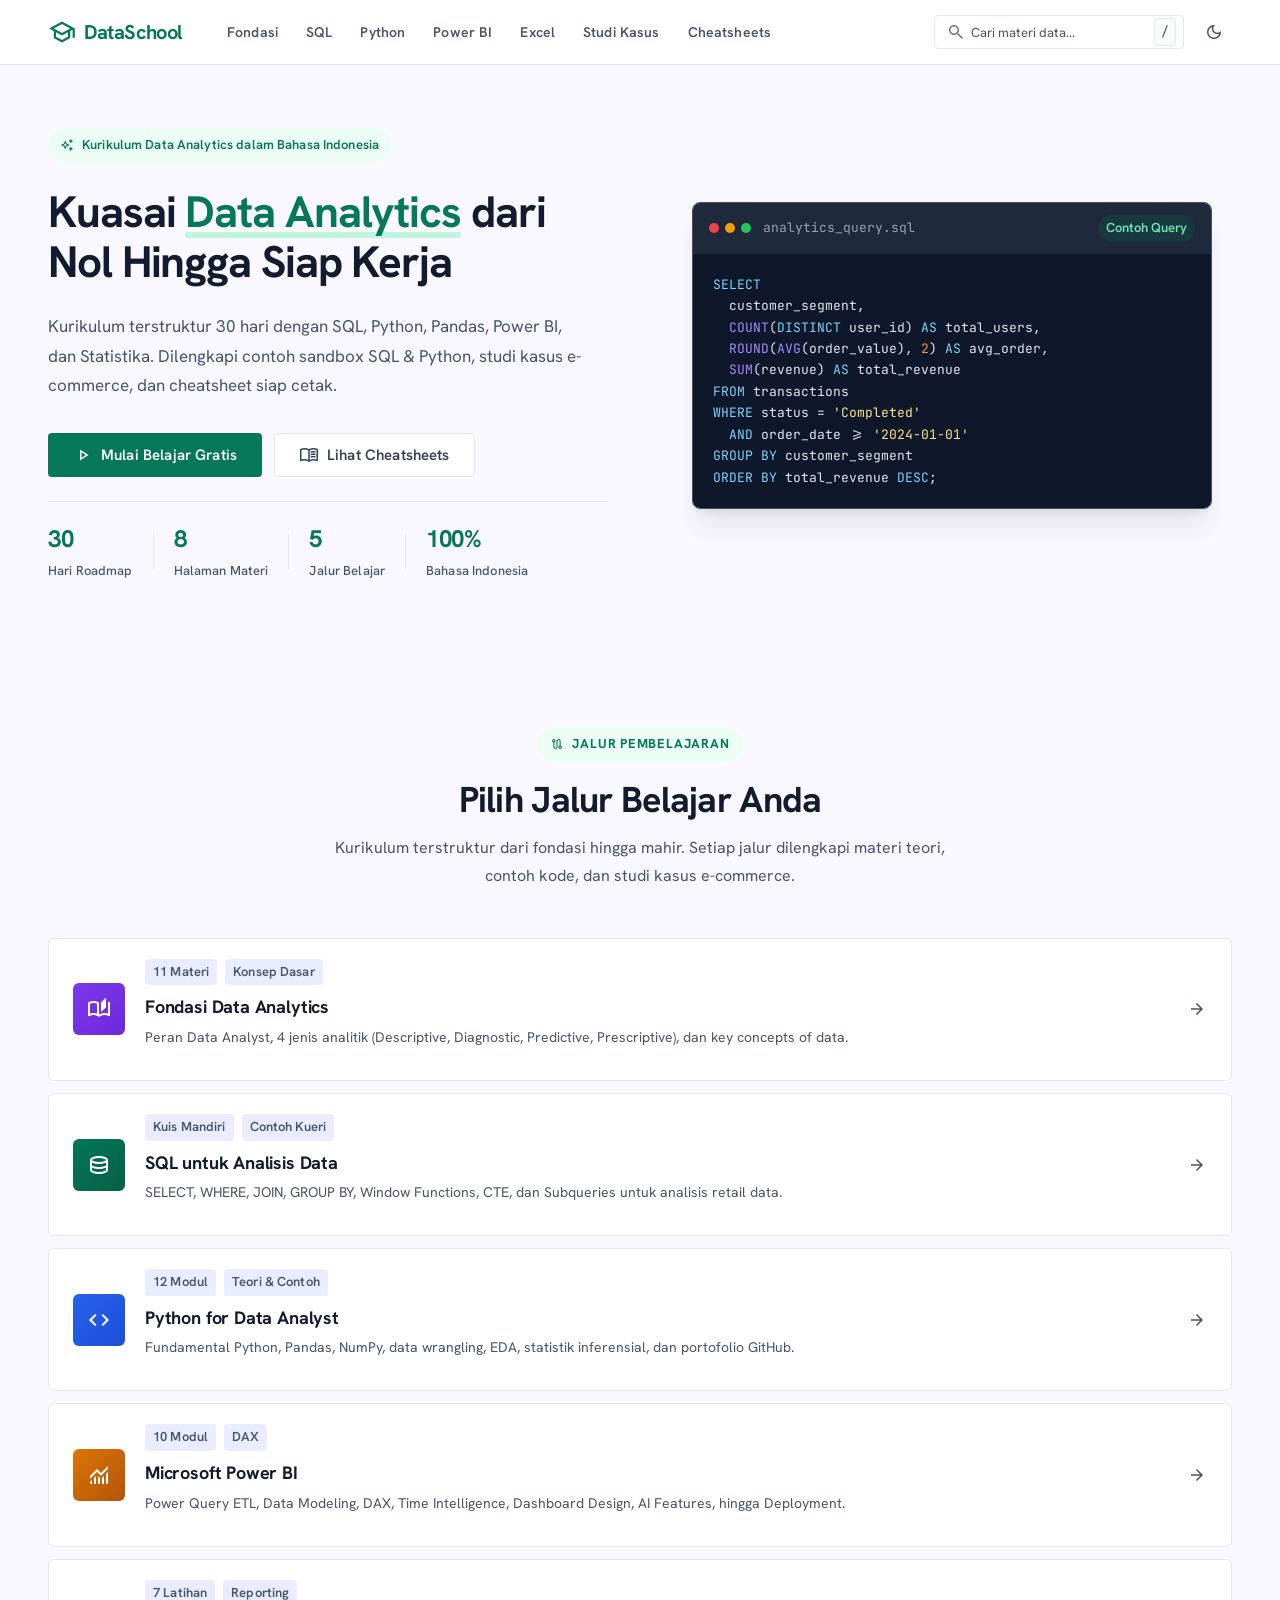
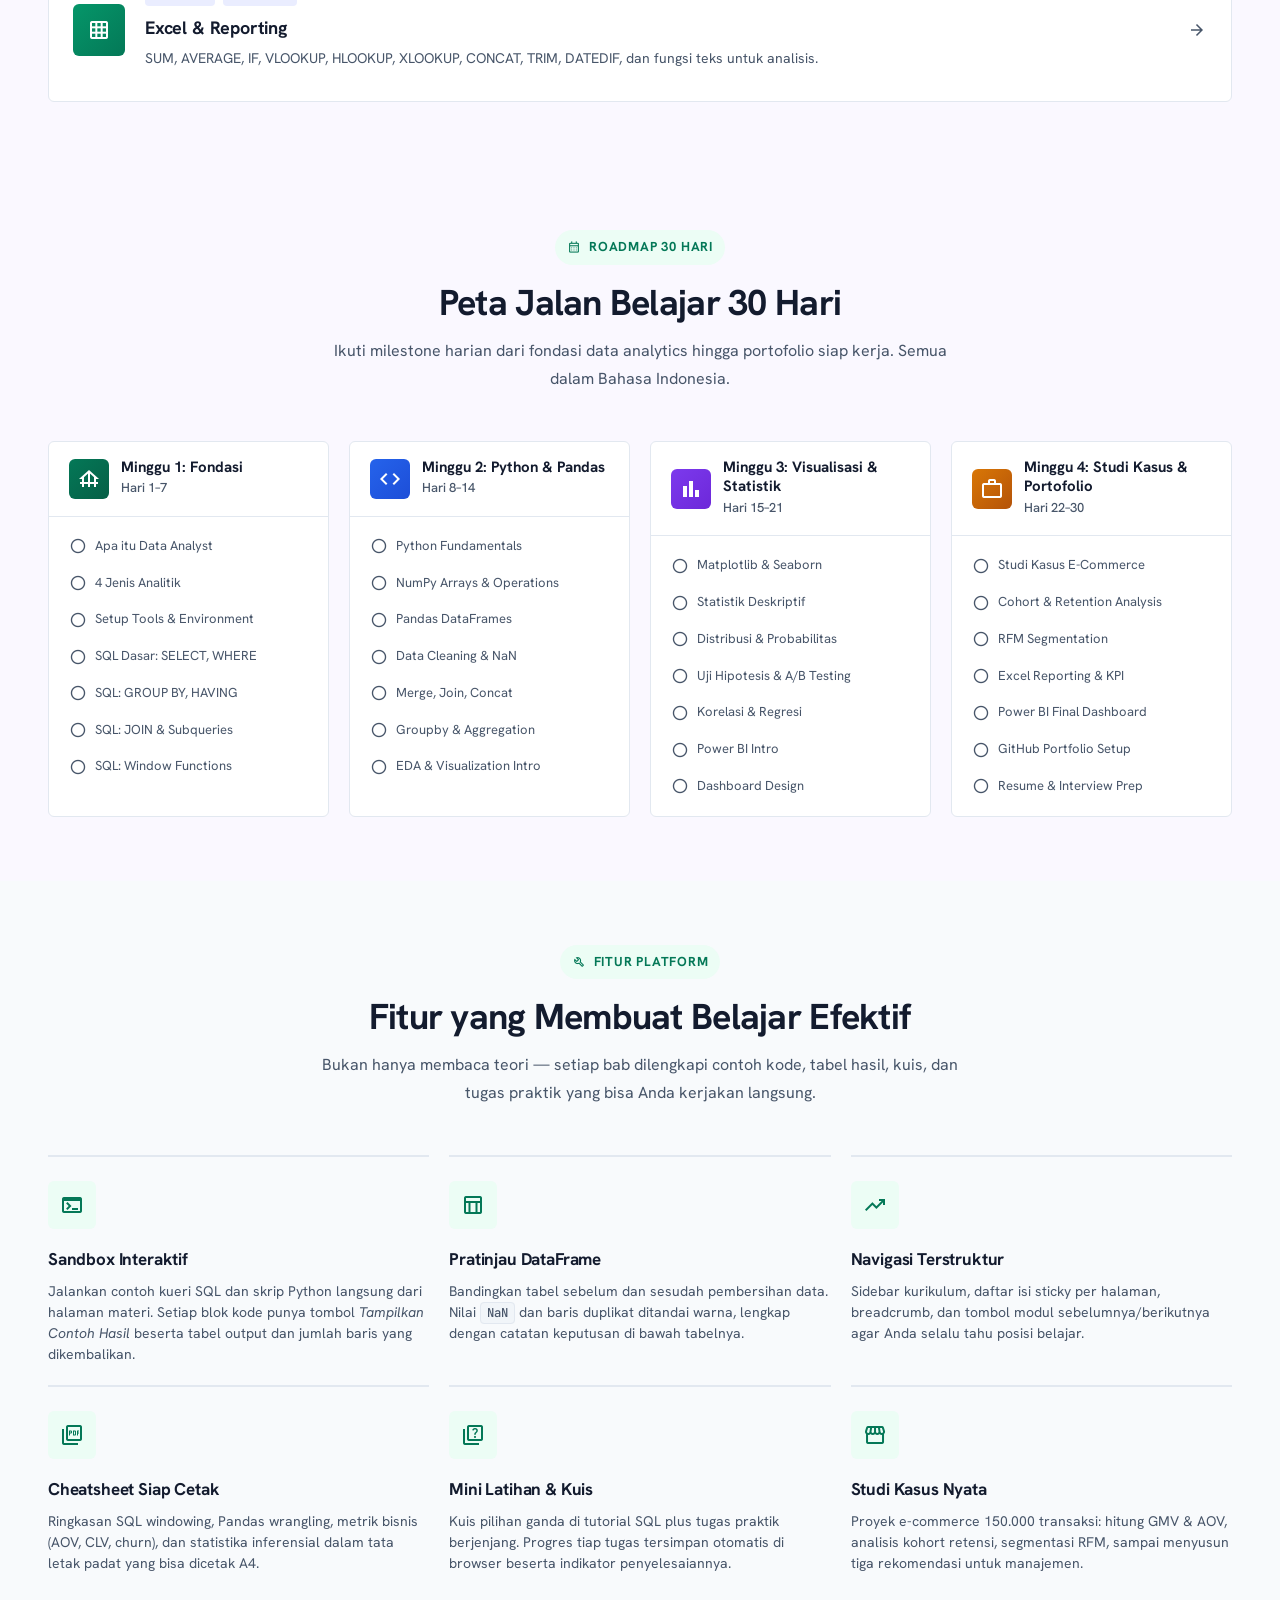
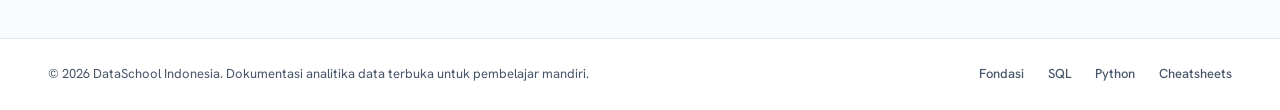
<file: website/index.html>
<!DOCTYPE html>
<html lang="id">
<head>
  <meta charset="utf-8">
  <meta name="viewport" content="width=device-width, initial-scale=1.0">
  <title>DataSchool — Platform Belajar Data Analytics Indonesia</title>
  <meta name="description" content="Tutorial data analytics dalam Bahasa Indonesia: SQL, Python, Pandas, Power BI, Excel, hingga studi kasus e-commerce.">
  <link rel="preconnect" href="https://fonts.googleapis.com">
  <link crossorigin href="https://fonts.gstatic.com" rel="preconnect">
  <link href="https://fonts.googleapis.com/css2?family=Hanken+Grotesk:ital,wght@0,300..900;1,300..900&family=JetBrains+Mono:ital,wght@0,100..800;1,100..800&display=swap" rel="stylesheet">
  <link href="https://fonts.googleapis.com/css2?family=Material+Symbols+Outlined:opsz,wght,FILL,GRAD@20..48,100..700,0..1,-50..200" rel="stylesheet">
  <link rel="stylesheet" href="styles.css">
</head>
<body>
  <!-- ===== HEADER / NAVBAR ===== -->
  <header class="header" id="main-header">
    <div class="header__inner">
      <div class="header__left">
        <a href="index.html" class="logo">
          <span class="logo__icon material-symbols-outlined">school</span>
          <span class="logo__text">DataSchool</span>
        </a>
        <nav class="nav-desktop" id="desktop-nav">
          <a href="fundamental.html" class="nav-link">Fondasi</a>
          <a href="sql-tutorial.html" class="nav-link">SQL</a>
          <a href="python-tutorial.html" class="nav-link">Python</a>
          <a href="powerbi-tutorial.html" class="nav-link">Power BI</a>
          <a href="excel-tutorial.html" class="nav-link">Excel</a>
          <a href="ecommerce-case-study.html" class="nav-link">Studi Kasus</a>
          <a href="cheatsheets.html" class="nav-link">Cheatsheets</a>
        </nav>
      </div>
      <div class="header__right">
        <div class="search-bar" id="global-search">
          <span class="material-symbols-outlined search-bar__icon">search</span>
          <input type="text" placeholder="Cari materi data..." class="search-bar__input" id="search-input">
          <kbd class="search-bar__kbd">/</kbd>
        </div>
        <div class="header__actions">
          <button class="btn-icon" title="Ganti tema terang / gelap" id="theme-toggle">
            <span class="material-symbols-outlined">dark_mode</span>
          </button>
        </div>
      </div>
      <button class="mobile-menu-btn" id="mobile-menu-btn" aria-label="Buka menu navigasi">
        <span class="material-symbols-outlined">menu</span>
      </button>
    </div>
  </header>

  <!-- ===== MOBILE NAV DRAWER ===== -->
  <div class="mobile-drawer" id="mobile-drawer">
    <div class="mobile-drawer__overlay" id="drawer-overlay"></div>
    <div class="mobile-drawer__content">
      <div class="mobile-drawer__header">
        <a href="index.html" class="logo">
          <span class="logo__icon material-symbols-outlined">school</span>
          <span class="logo__text">DataSchool</span>
        </a>
        <button class="btn-icon" id="close-drawer" aria-label="Tutup menu navigasi">
          <span class="material-symbols-outlined">close</span>
        </button>
      </div>
      <nav class="mobile-drawer__nav">
        <a href="index.html" class="mobile-nav-link mobile-nav-link--active">
          <span class="material-symbols-outlined">home</span>Beranda
        </a>
        <a href="fundamental.html" class="mobile-nav-link">
          <span class="material-symbols-outlined">auto_stories</span>Fondasi
        </a>
        <a href="sql-tutorial.html" class="mobile-nav-link">
          <span class="material-symbols-outlined">database</span>SQL
        </a>
        <a href="python-tutorial.html" class="mobile-nav-link">
          <span class="material-symbols-outlined">code</span>Python
        </a>
        <a href="powerbi-tutorial.html" class="mobile-nav-link">
          <span class="material-symbols-outlined">monitoring</span>Power BI
        </a>
        <a href="excel-tutorial.html" class="mobile-nav-link">
          <span class="material-symbols-outlined">grid_on</span>Excel
        </a>
        <a href="data-cleaning.html" class="mobile-nav-link">
          <span class="material-symbols-outlined">cleaning_services</span>Data Cleaning
        </a>
        <a href="ecommerce-case-study.html" class="mobile-nav-link">
          <span class="material-symbols-outlined">analytics</span>Studi Kasus
        </a>
        <a href="cheatsheets.html" class="mobile-nav-link">
          <span class="material-symbols-outlined">menu_book</span>Cheatsheets
        </a>
      </nav>
    </div>
  </div>

  <!-- ===== MAIN CONTENT ===== -->
  <main class="main">
    <!-- Hero Section -->
    <section class="hero" id="hero-section">
      <div class="hero__container">
        <div class="hero__badge">
          <span class="material-symbols-outlined" style="font-size:14px">auto_awesome</span>
          <span>Kurikulum Data Analytics dalam Bahasa Indonesia</span>
        </div>
        <h1 class="hero__title">
          Kuasai <span class="hero__highlight">Data Analytics</span> dari Nol Hingga Siap Kerja
        </h1>
        <p class="hero__subtitle">
          Kurikulum terstruktur 30 hari dengan SQL, Python, Pandas, Power BI, dan Statistika. 
          Dilengkapi contoh sandbox SQL &amp; Python, studi kasus e-commerce, dan cheatsheet siap cetak.
        </p>
        <div class="hero__actions">
          <a href="sql-tutorial.html" class="btn btn--primary btn--lg">
            <span class="material-symbols-outlined" style="font-size:20px">play_arrow</span>
            Mulai Belajar Gratis
          </a>
          <a href="cheatsheets.html" class="btn btn--secondary btn--lg">
            <span class="material-symbols-outlined" style="font-size:20px">menu_book</span>
            Lihat Cheatsheets
          </a>
        </div>
        <div class="hero__stats">
          <div class="hero__stat">
            <span class="hero__stat-num">30</span>
            <span class="hero__stat-label">Hari Roadmap</span>
          </div>
          <div class="hero__stat-divider"></div>
          <div class="hero__stat">
            <span class="hero__stat-num">8</span>
            <span class="hero__stat-label">Halaman Materi</span>
          </div>
          <div class="hero__stat-divider"></div>
          <div class="hero__stat">
            <span class="hero__stat-num">5</span>
            <span class="hero__stat-label">Jalur Belajar</span>
          </div>
          <div class="hero__stat-divider"></div>
          <div class="hero__stat">
            <span class="hero__stat-num">100%</span>
            <span class="hero__stat-label">Bahasa Indonesia</span>
          </div>
        </div>
      </div>
      <div class="hero__visual">
        <div class="hero__code-preview">
          <div class="code-preview__header">
            <div class="code-preview__dots">
              <span class="dot dot--red"></span>
              <span class="dot dot--yellow"></span>
              <span class="dot dot--green"></span>
            </div>
            <span class="code-preview__filename">analytics_query.sql</span>
            <span class="code-preview__tag">Contoh Query</span>
          </div>
          <pre class="code-preview__body"><code><span class="kw">SELECT</span>
  customer_segment,
  <span class="fn">COUNT</span>(<span class="kw">DISTINCT</span> user_id) <span class="kw">AS</span> total_users,
  <span class="fn">ROUND</span>(<span class="fn">AVG</span>(order_value), <span class="num">2</span>) <span class="kw">AS</span> avg_order,
  <span class="fn">SUM</span>(revenue) <span class="kw">AS</span> total_revenue
<span class="kw">FROM</span> transactions
<span class="kw">WHERE</span> status = <span class="str">'Completed'</span>
  <span class="kw">AND</span> order_date >= <span class="str">'2024-01-01'</span>
<span class="kw">GROUP BY</span> customer_segment
<span class="kw">ORDER BY</span> total_revenue <span class="kw">DESC</span>;</code></pre>
        </div>
      </div>
    </section>

    <!-- Learning Paths Section -->
    <section class="section" id="learning-paths">
      <div class="section__container">
        <div class="section__header">
          <div class="section__badge">
            <span class="material-symbols-outlined" style="font-size:14px">route</span>
            <span>JALUR PEMBELAJARAN</span>
          </div>
          <h2 class="section__title">Pilih Jalur Belajar Anda</h2>
          <p class="section__subtitle">Kurikulum terstruktur dari fondasi hingga mahir. Setiap jalur dilengkapi materi teori, contoh kode, dan studi kasus e-commerce.</p>
        </div>
        <div class="paths-grid">
          <!-- Path 0: Fondasi -->
          <a href="fundamental.html" class="path-card" id="path-fondasi">
            <div class="path-card__icon-wrap path-card__icon--stats">
              <span class="material-symbols-outlined">auto_stories</span>
            </div>
            <div class="path-card__content">
              <div class="path-card__meta">
                <span class="path-card__tag">11 Materi</span>
                <span class="path-card__tag">Konsep Dasar</span>
              </div>
              <h3 class="path-card__title">Fondasi Data Analytics</h3>
              <p class="path-card__desc">Peran Data Analyst, 4 jenis analitik (Descriptive, Diagnostic, Predictive, Prescriptive), dan key concepts of data.</p>
            </div>
            <span class="material-symbols-outlined path-card__arrow">arrow_forward</span>
          </a>

          <!-- Path 1: SQL -->
          <a href="sql-tutorial.html" class="path-card" id="path-sql">
            <div class="path-card__icon-wrap path-card__icon--sql">
              <span class="material-symbols-outlined">database</span>
            </div>
            <div class="path-card__content">
              <div class="path-card__meta">
                <span class="path-card__tag">Kuis Mandiri</span>
                <span class="path-card__tag">Contoh Kueri</span>
              </div>
              <h3 class="path-card__title">SQL untuk Analisis Data</h3>
              <p class="path-card__desc">SELECT, WHERE, JOIN, GROUP BY, Window Functions, CTE, dan Subqueries untuk analisis retail data.</p>
            </div>
            <span class="material-symbols-outlined path-card__arrow">arrow_forward</span>
          </a>

          <!-- Path 2: Python -->
          <a href="python-tutorial.html" class="path-card" id="path-python">
            <div class="path-card__icon-wrap path-card__icon--python">
              <span class="material-symbols-outlined">code</span>
            </div>
            <div class="path-card__content">
              <div class="path-card__meta">
                <span class="path-card__tag">12 Modul</span>
                <span class="path-card__tag">Teori &amp; Contoh</span>
              </div>
              <h3 class="path-card__title">Python for Data Analyst</h3>
              <p class="path-card__desc">Fundamental Python, Pandas, NumPy, data wrangling, EDA, statistik inferensial, dan portofolio GitHub.</p>
            </div>
            <span class="material-symbols-outlined path-card__arrow">arrow_forward</span>
          </a>

          <!-- Path 3: Power BI -->
          <a href="powerbi-tutorial.html" class="path-card" id="path-powerbi">
            <div class="path-card__icon-wrap path-card__icon--powerbi">
              <span class="material-symbols-outlined">monitoring</span>
            </div>
            <div class="path-card__content">
              <div class="path-card__meta">
                <span class="path-card__tag">10 Modul</span>
                <span class="path-card__tag">DAX</span>
              </div>
              <h3 class="path-card__title">Microsoft Power BI</h3>
              <p class="path-card__desc">Power Query ETL, Data Modeling, DAX, Time Intelligence, Dashboard Design, AI Features, hingga Deployment.</p>
            </div>
            <span class="material-symbols-outlined path-card__arrow">arrow_forward</span>
          </a>

          <!-- Path 4: Excel -->
          <a href="excel-tutorial.html" class="path-card" id="path-excel">
            <div class="path-card__icon-wrap path-card__icon--excel">
              <span class="material-symbols-outlined">grid_on</span>
            </div>
            <div class="path-card__content">
              <div class="path-card__meta">
                <span class="path-card__tag">7 Latihan</span>
                <span class="path-card__tag">Reporting</span>
              </div>
              <h3 class="path-card__title">Excel & Reporting</h3>
              <p class="path-card__desc">SUM, AVERAGE, IF, VLOOKUP, HLOOKUP, XLOOKUP, CONCAT, TRIM, DATEDIF, dan fungsi teks untuk analisis.</p>
            </div>
            <span class="material-symbols-outlined path-card__arrow">arrow_forward</span>
          </a>
        </div>
      </div>
    </section>

    <!-- 30-Day Roadmap Section -->
    <section class="section" id="roadmap-section">
      <div class="section__container">
        <div class="section__header">
          <div class="section__badge">
            <span class="material-symbols-outlined" style="font-size:14px">calendar_month</span>
            <span>ROADMAP 30 HARI</span>
          </div>
          <h2 class="section__title">Peta Jalan Belajar 30 Hari</h2>
          <p class="section__subtitle">Ikuti milestone harian dari fondasi data analytics hingga portofolio siap kerja. Semua dalam Bahasa Indonesia.</p>
        </div>
        <div class="roadmap-grid">
          <div class="roadmap-phase" id="phase-1">
            <div class="roadmap-phase__header roadmap-phase__header--week1">
              <span class="material-symbols-outlined">foundation</span>
              <div>
                <h3>Minggu 1: Fondasi</h3>
                <p>Hari 1–7</p>
              </div>
            </div>
            <ul class="roadmap-phase__list">
              <li class="roadmap-item"><span class="material-symbols-outlined">radio_button_unchecked</span>Apa itu Data Analyst</li>
              <li class="roadmap-item"><span class="material-symbols-outlined">radio_button_unchecked</span>4 Jenis Analitik</li>
              <li class="roadmap-item"><span class="material-symbols-outlined">radio_button_unchecked</span>Setup Tools & Environment</li>
              <li class="roadmap-item"><span class="material-symbols-outlined">radio_button_unchecked</span>SQL Dasar: SELECT, WHERE</li>
              <li class="roadmap-item"><span class="material-symbols-outlined">radio_button_unchecked</span>SQL: GROUP BY, HAVING</li>
              <li class="roadmap-item"><span class="material-symbols-outlined">radio_button_unchecked</span>SQL: JOIN & Subqueries</li>
              <li class="roadmap-item"><span class="material-symbols-outlined">radio_button_unchecked</span>SQL: Window Functions</li>
            </ul>
          </div>
          <div class="roadmap-phase" id="phase-2">
            <div class="roadmap-phase__header roadmap-phase__header--week2">
              <span class="material-symbols-outlined">code</span>
              <div>
                <h3>Minggu 2: Python & Pandas</h3>
                <p>Hari 8–14</p>
              </div>
            </div>
            <ul class="roadmap-phase__list">
              <li class="roadmap-item"><span class="material-symbols-outlined">radio_button_unchecked</span>Python Fundamentals</li>
              <li class="roadmap-item"><span class="material-symbols-outlined">radio_button_unchecked</span>NumPy Arrays & Operations</li>
              <li class="roadmap-item"><span class="material-symbols-outlined">radio_button_unchecked</span>Pandas DataFrames</li>
              <li class="roadmap-item"><span class="material-symbols-outlined">radio_button_unchecked</span>Data Cleaning & NaN</li>
              <li class="roadmap-item"><span class="material-symbols-outlined">radio_button_unchecked</span>Merge, Join, Concat</li>
              <li class="roadmap-item"><span class="material-symbols-outlined">radio_button_unchecked</span>Groupby & Aggregation</li>
              <li class="roadmap-item"><span class="material-symbols-outlined">radio_button_unchecked</span>EDA & Visualization Intro</li>
            </ul>
          </div>
          <div class="roadmap-phase" id="phase-3">
            <div class="roadmap-phase__header roadmap-phase__header--week3">
              <span class="material-symbols-outlined">bar_chart</span>
              <div>
                <h3>Minggu 3: Visualisasi & Statistik</h3>
                <p>Hari 15–21</p>
              </div>
            </div>
            <ul class="roadmap-phase__list">
              <li class="roadmap-item"><span class="material-symbols-outlined">radio_button_unchecked</span>Matplotlib & Seaborn</li>
              <li class="roadmap-item"><span class="material-symbols-outlined">radio_button_unchecked</span>Statistik Deskriptif</li>
              <li class="roadmap-item"><span class="material-symbols-outlined">radio_button_unchecked</span>Distribusi & Probabilitas</li>
              <li class="roadmap-item"><span class="material-symbols-outlined">radio_button_unchecked</span>Uji Hipotesis & A/B Testing</li>
              <li class="roadmap-item"><span class="material-symbols-outlined">radio_button_unchecked</span>Korelasi & Regresi</li>
              <li class="roadmap-item"><span class="material-symbols-outlined">radio_button_unchecked</span>Power BI Intro</li>
              <li class="roadmap-item"><span class="material-symbols-outlined">radio_button_unchecked</span>Dashboard Design</li>
            </ul>
          </div>
          <div class="roadmap-phase" id="phase-4">
            <div class="roadmap-phase__header roadmap-phase__header--week4">
              <span class="material-symbols-outlined">work</span>
              <div>
                <h3>Minggu 4: Studi Kasus & Portofolio</h3>
                <p>Hari 22–30</p>
              </div>
            </div>
            <ul class="roadmap-phase__list">
              <li class="roadmap-item"><span class="material-symbols-outlined">radio_button_unchecked</span>Studi Kasus E-Commerce</li>
              <li class="roadmap-item"><span class="material-symbols-outlined">radio_button_unchecked</span>Cohort & Retention Analysis</li>
              <li class="roadmap-item"><span class="material-symbols-outlined">radio_button_unchecked</span>RFM Segmentation</li>
              <li class="roadmap-item"><span class="material-symbols-outlined">radio_button_unchecked</span>Excel Reporting & KPI</li>
              <li class="roadmap-item"><span class="material-symbols-outlined">radio_button_unchecked</span>Power BI Final Dashboard</li>
              <li class="roadmap-item"><span class="material-symbols-outlined">radio_button_unchecked</span>GitHub Portfolio Setup</li>
              <li class="roadmap-item"><span class="material-symbols-outlined">radio_button_unchecked</span>Resume & Interview Prep</li>
            </ul>
          </div>
        </div>
      </div>
    </section>

    <!-- Tools & Features Section -->
    <section class="section section--alt" id="tools-section">
      <div class="section__container">
        <div class="section__header">
          <div class="section__badge">
            <span class="material-symbols-outlined" style="font-size:14px">build</span>
            <span>FITUR PLATFORM</span>
          </div>
          <h2 class="section__title">Fitur yang Membuat Belajar Efektif</h2>
          <p class="section__subtitle">Bukan hanya membaca teori — setiap bab dilengkapi contoh kode, tabel hasil, kuis, dan tugas praktik yang bisa Anda kerjakan langsung.</p>
        </div>
        <div class="tools-grid">
          <div class="tool-card" id="tool-sandbox">
            <div class="tool-card__icon">
              <span class="material-symbols-outlined">terminal</span>
            </div>
            <h3 class="tool-card__title">Sandbox Interaktif</h3>
            <p class="tool-card__desc">Jalankan contoh kueri SQL dan skrip Python langsung dari halaman materi. Setiap blok kode punya tombol <em>Tampilkan Contoh Hasil</em> beserta tabel output dan jumlah baris yang dikembalikan.</p>
          </div>
          <div class="tool-card" id="tool-dataframe">
            <div class="tool-card__icon">
              <span class="material-symbols-outlined">table_chart</span>
            </div>
            <h3 class="tool-card__title">Pratinjau DataFrame</h3>
            <p class="tool-card__desc">Bandingkan tabel sebelum dan sesudah pembersihan data. Nilai <code class="code-inline">NaN</code> dan baris duplikat ditandai warna, lengkap dengan catatan keputusan di bawah tabelnya.</p>
          </div>
          <div class="tool-card" id="tool-progress">
            <div class="tool-card__icon">
              <span class="material-symbols-outlined">trending_up</span>
            </div>
            <h3 class="tool-card__title">Navigasi Terstruktur</h3>
            <p class="tool-card__desc">Sidebar kurikulum, daftar isi sticky per halaman, breadcrumb, dan tombol modul sebelumnya/berikutnya agar Anda selalu tahu posisi belajar.</p>
          </div>
          <div class="tool-card" id="tool-cheatsheet">
            <div class="tool-card__icon">
              <span class="material-symbols-outlined">picture_as_pdf</span>
            </div>
            <h3 class="tool-card__title">Cheatsheet Siap Cetak</h3>
            <p class="tool-card__desc">Ringkasan SQL windowing, Pandas wrangling, metrik bisnis (AOV, CLV, churn), dan statistika inferensial dalam tata letak padat yang bisa dicetak A4.</p>
          </div>
          <div class="tool-card" id="tool-quiz">
            <div class="tool-card__icon">
              <span class="material-symbols-outlined">quiz</span>
            </div>
            <h3 class="tool-card__title">Mini Latihan & Kuis</h3>
            <p class="tool-card__desc">Kuis pilihan ganda di tutorial SQL plus tugas praktik berjenjang. Progres tiap tugas tersimpan otomatis di browser beserta indikator penyelesaiannya.</p>
          </div>
          <div class="tool-card" id="tool-case-study">
            <div class="tool-card__icon">
              <span class="material-symbols-outlined">storefront</span>
            </div>
            <h3 class="tool-card__title">Studi Kasus Nyata</h3>
            <p class="tool-card__desc">Proyek e-commerce 150.000 transaksi: hitung GMV &amp; AOV, analisis kohort retensi, segmentasi RFM, sampai menyusun tiga rekomendasi untuk manajemen.</p>
          </div>
        </div>
      </div>
    </section>
  </main>

  <!-- ===== FOOTER ===== -->
  <footer class="footer" id="main-footer">
    <div class="footer__inner">
      <div class="footer__left">
        <p class="footer__copyright">&copy; 2026 DataSchool Indonesia. Dokumentasi analitika data terbuka untuk pembelajar mandiri.</p>
      </div>
      <div class="footer__links">
        <a href="fundamental.html" class="footer__link">Fondasi</a>
        <a href="sql-tutorial.html" class="footer__link">SQL</a>
        <a href="python-tutorial.html" class="footer__link">Python</a>
        <a href="cheatsheets.html" class="footer__link">Cheatsheets</a>
      </div>
    </div>
  </footer>

  <script src="main.js"></script>
</body>
</html>
</file>
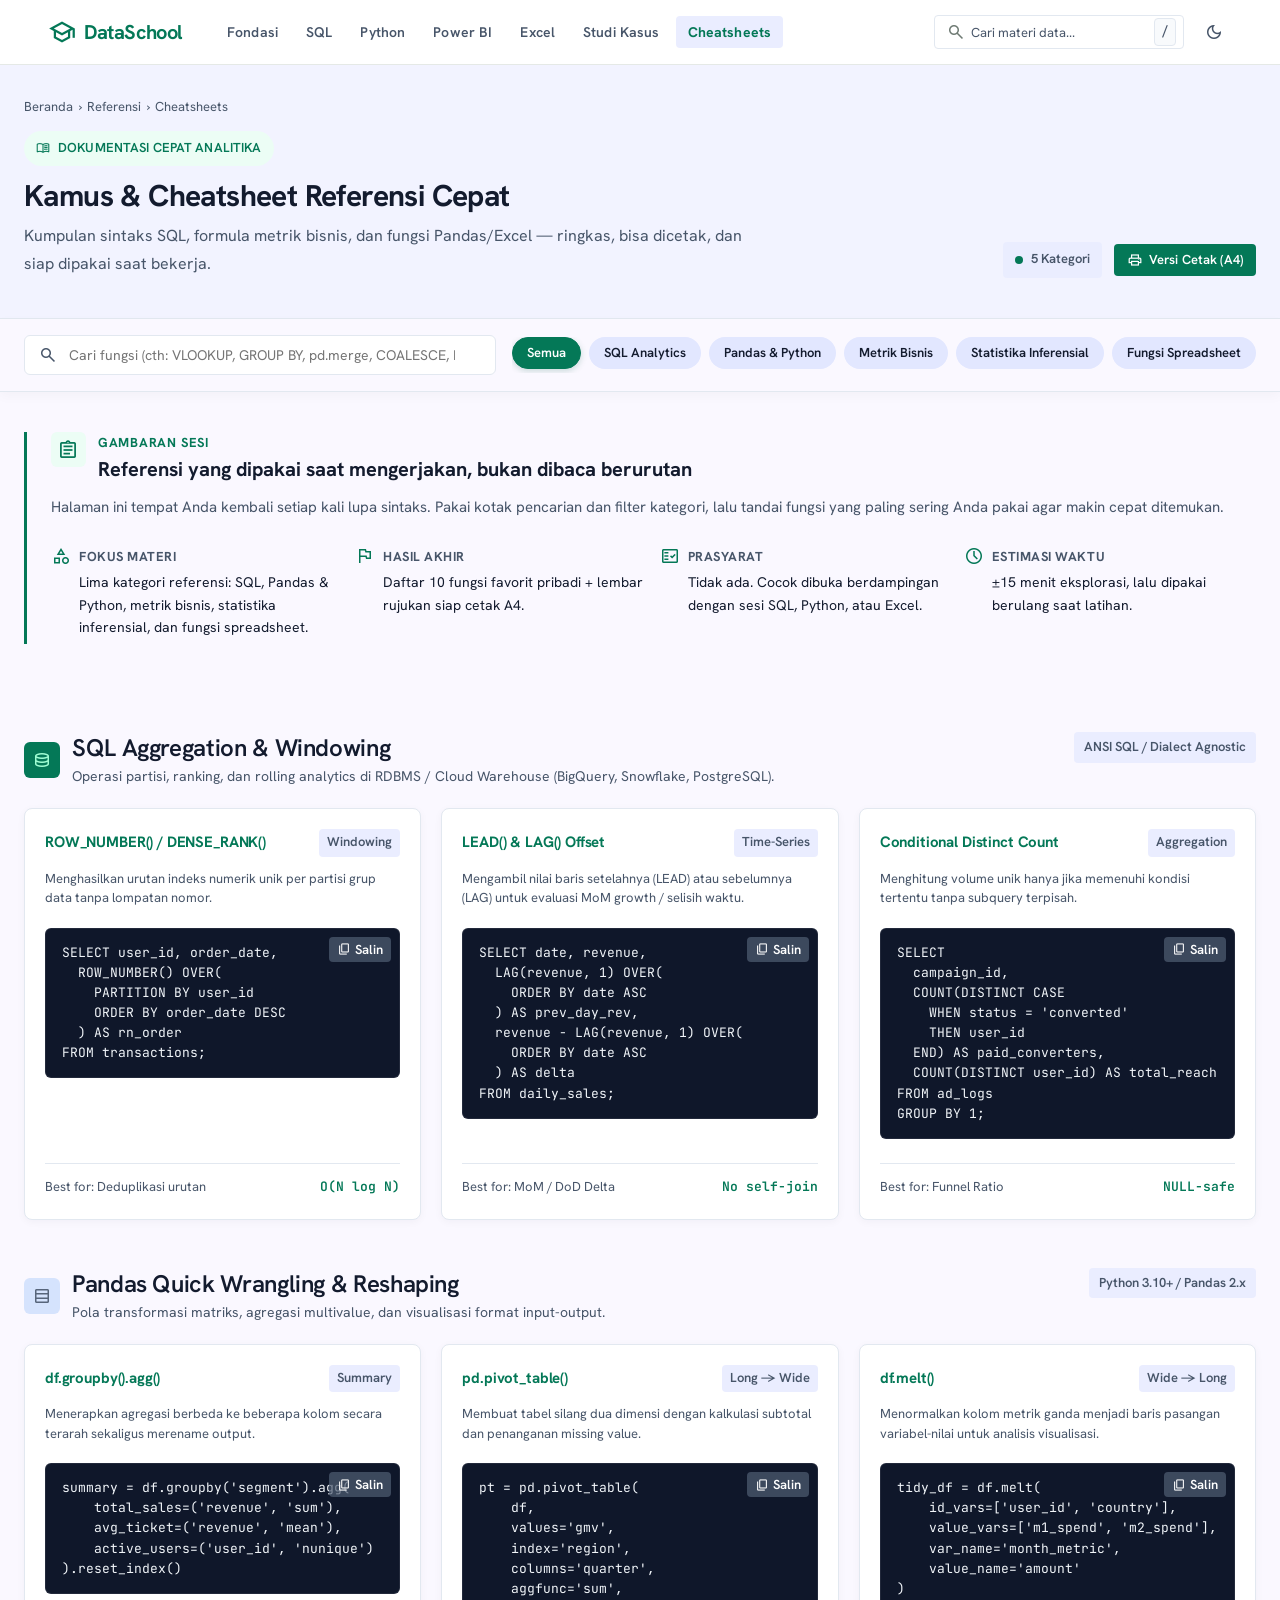
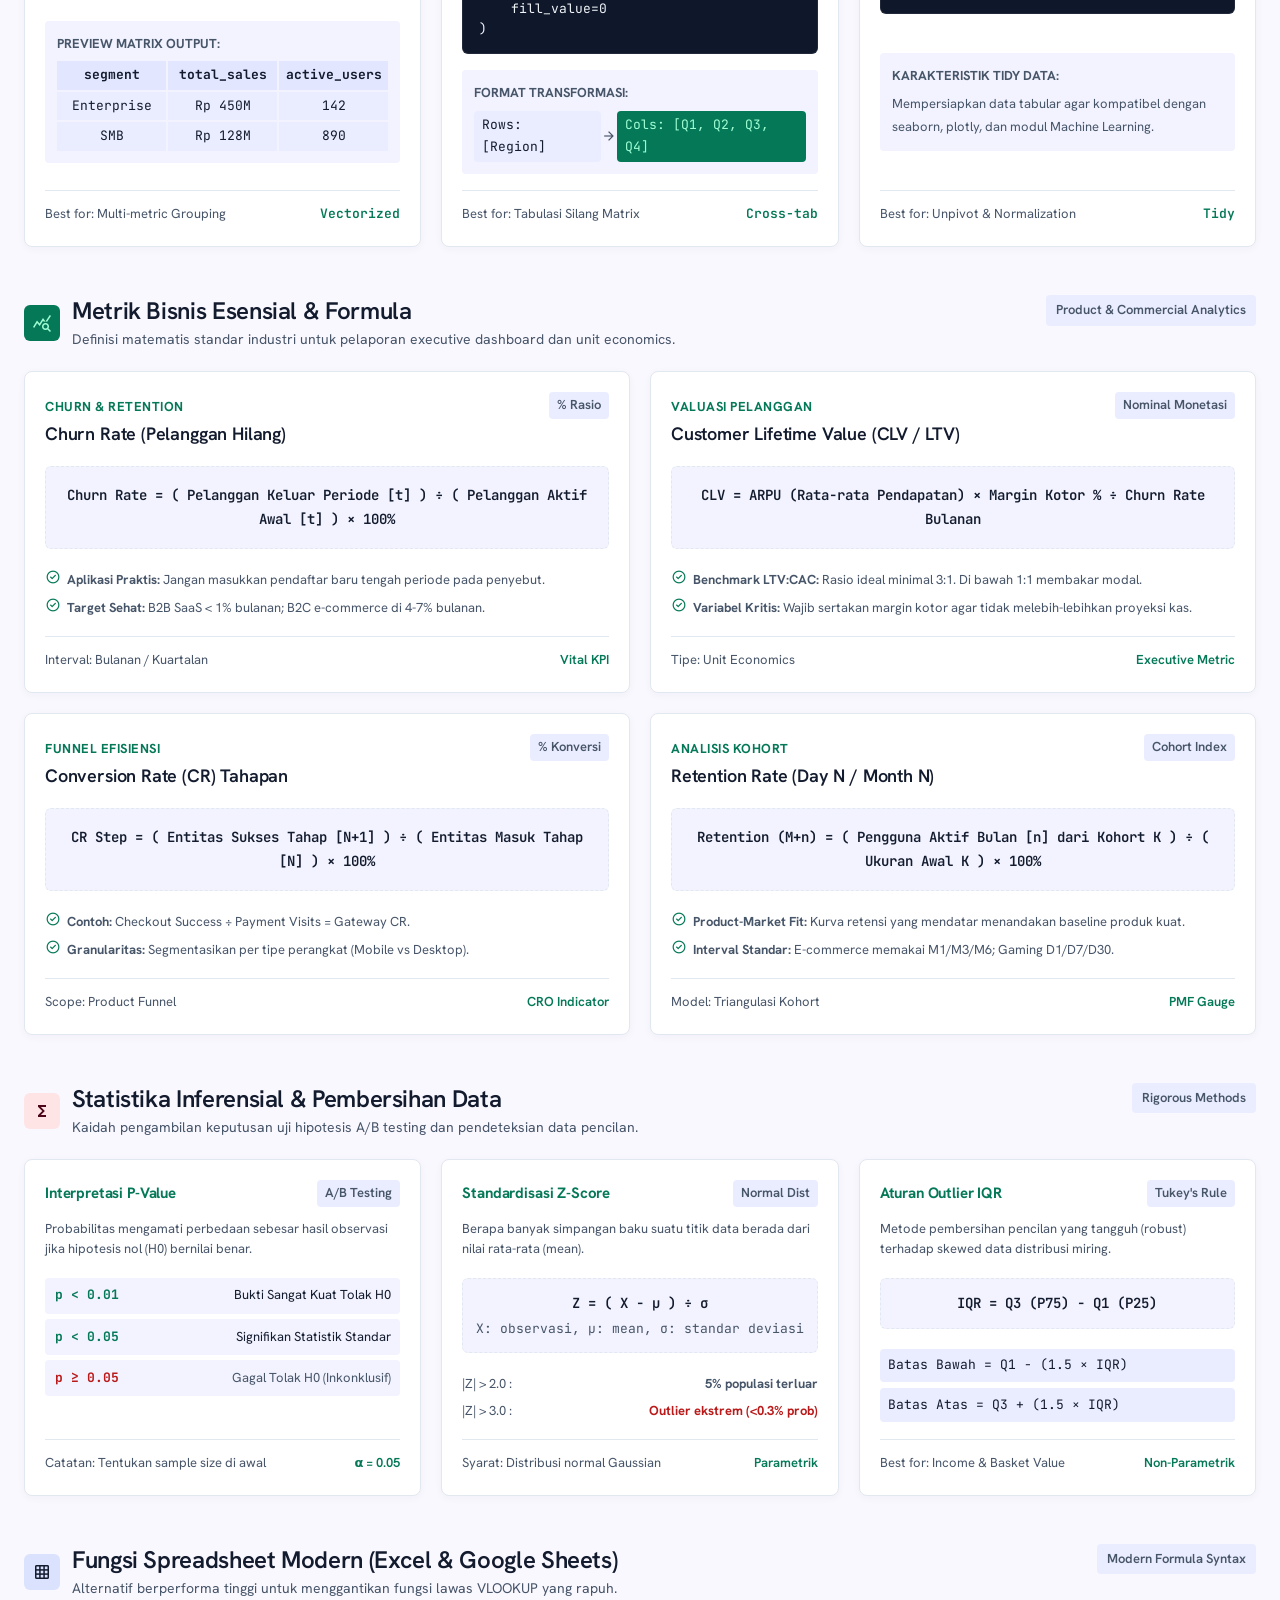
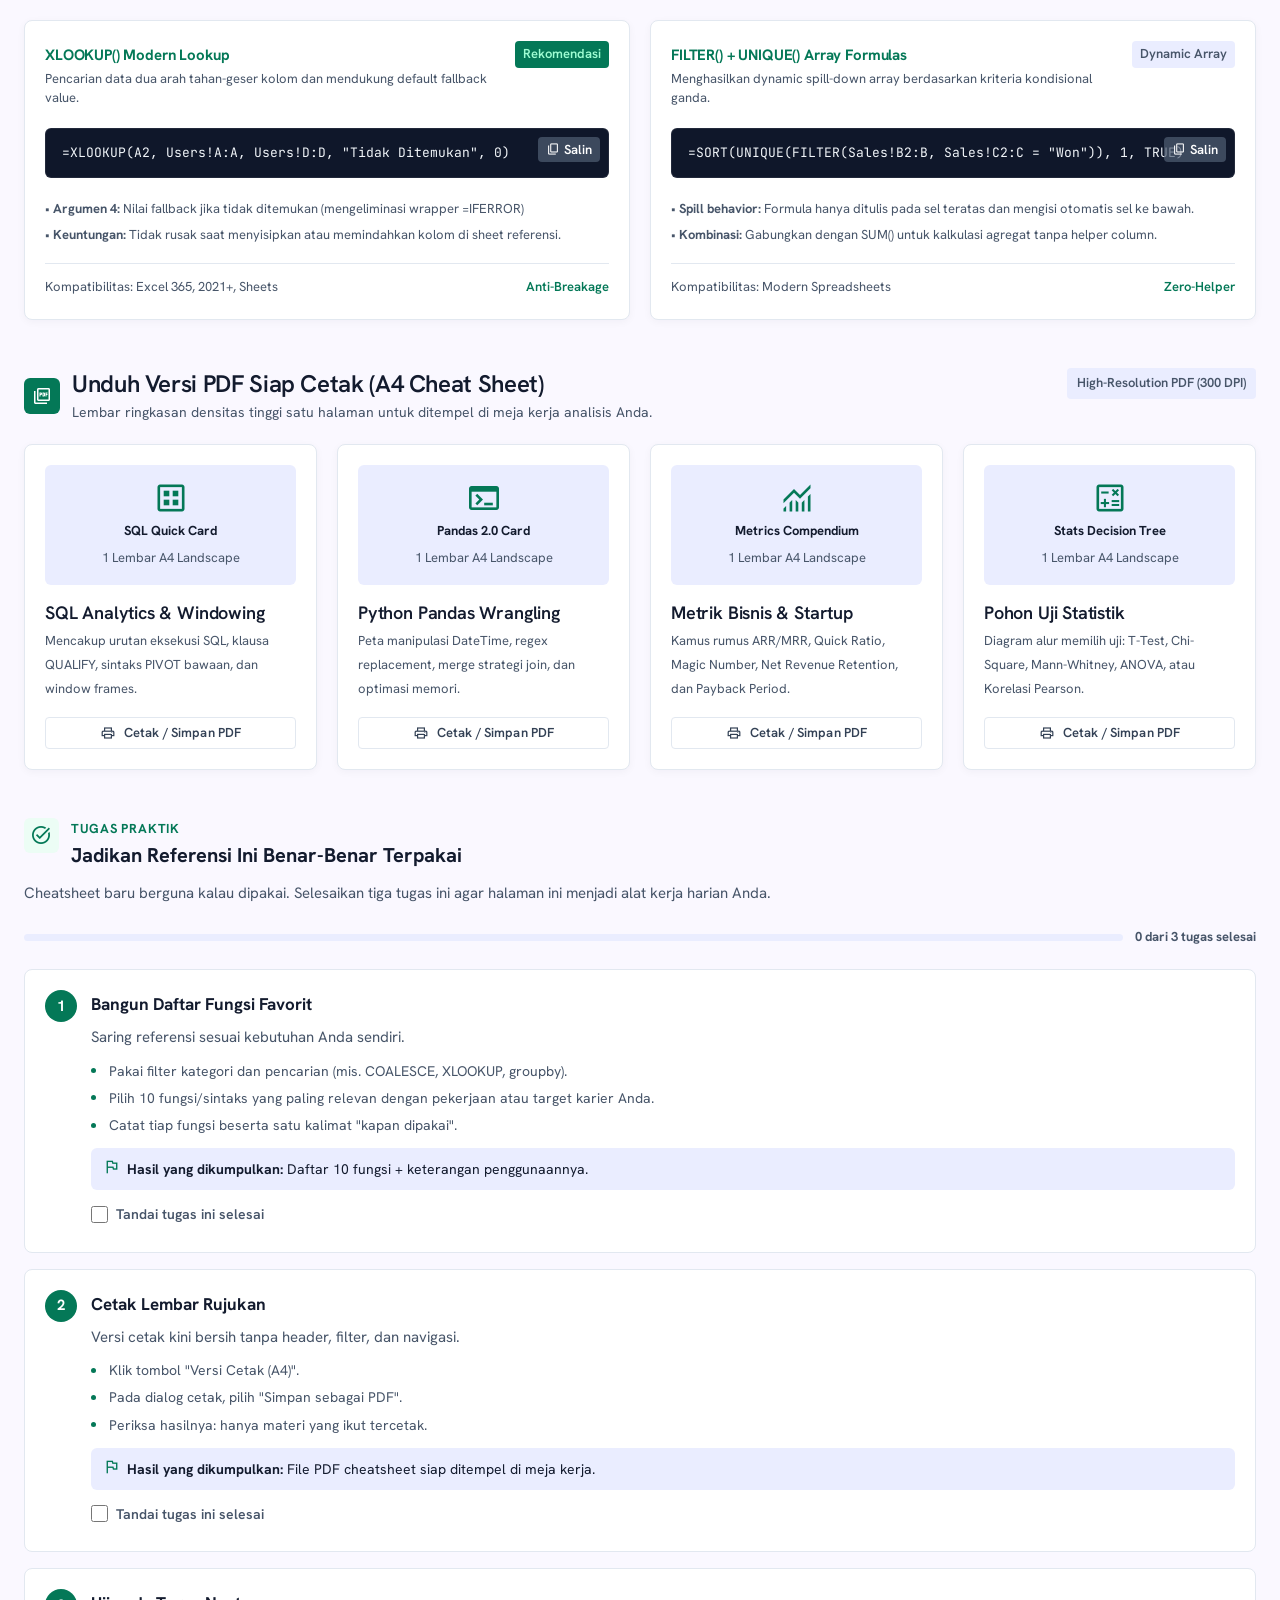
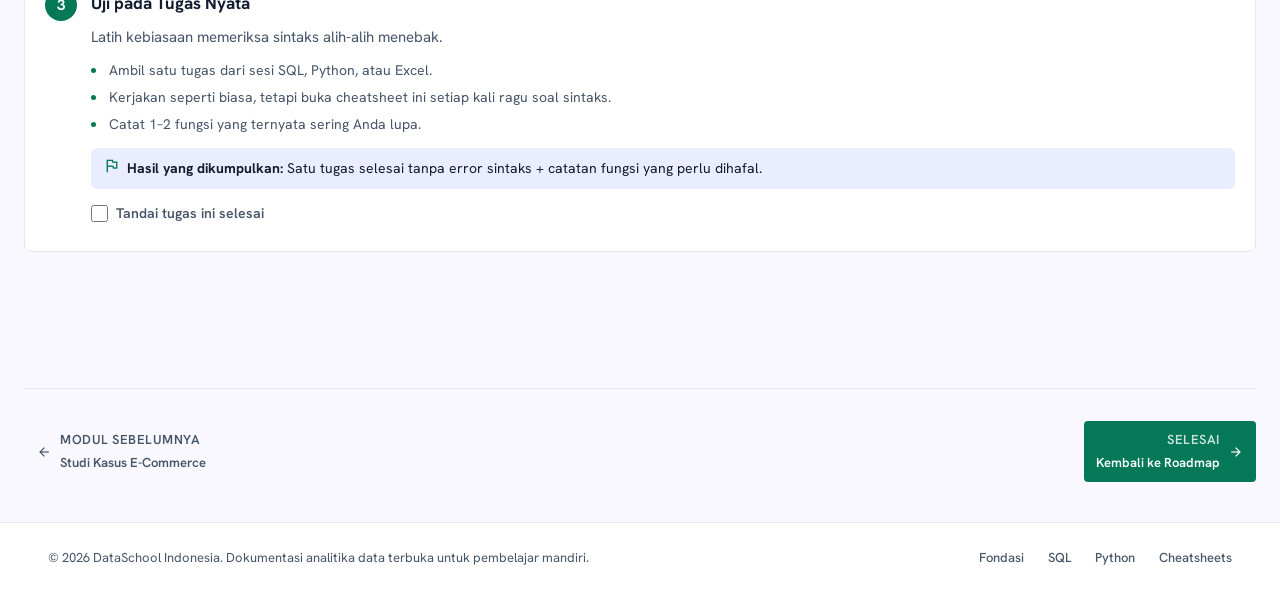
<file: website/cheatsheets.html>
<!DOCTYPE html>
<html lang="id">
<head>
  <meta charset="utf-8">
  <meta name="viewport" content="width=device-width, initial-scale=1.0">
  <title>Kamus &amp; Cheatsheets — DataSchool</title>
  <meta name="description" content="Kumpulan sintaks SQL, formula metrik bisnis, dan fungsi Pandas/Excel yang bisa dicetak untuk referensi cepat.">
  <link rel="preconnect" href="https://fonts.googleapis.com">
  <link crossorigin href="https://fonts.gstatic.com" rel="preconnect">
  <link href="https://fonts.googleapis.com/css2?family=Hanken+Grotesk:ital,wght@0,300..900;1,300..900&family=JetBrains+Mono:ital,wght@0,100..800;1,100..800&display=swap" rel="stylesheet">
  <link href="https://fonts.googleapis.com/css2?family=Material+Symbols+Outlined:opsz,wght,FILL,GRAD@20..48,100..700,0..1,-50..200" rel="stylesheet">
  <link rel="stylesheet" href="styles.css">
</head>
<body>
  <!-- ===== HEADER ===== -->
  <header class="header" id="main-header">
    <div class="header__inner">
      <div class="header__left">
        <a href="index.html" class="logo">
          <span class="logo__icon material-symbols-outlined">school</span>
          <span class="logo__text">DataSchool</span>
        </a>
        <nav class="nav-desktop" id="desktop-nav">
          <a href="fundamental.html" class="nav-link">Fondasi</a>
          <a href="sql-tutorial.html" class="nav-link">SQL</a>
          <a href="python-tutorial.html" class="nav-link">Python</a>
          <a href="powerbi-tutorial.html" class="nav-link">Power BI</a>
          <a href="excel-tutorial.html" class="nav-link">Excel</a>
          <a href="ecommerce-case-study.html" class="nav-link">Studi Kasus</a>
          <a href="cheatsheets.html" class="nav-link active">Cheatsheets</a>
        </nav>
      </div>
      <div class="header__right">
        <div class="search-bar" id="global-search">
          <span class="material-symbols-outlined search-bar__icon">search</span>
          <input type="text" placeholder="Cari materi data..." class="search-bar__input" id="search-input">
          <kbd class="search-bar__kbd">/</kbd>
        </div>
        <div class="header__actions">
          <button class="btn-icon" title="Ganti tema terang / gelap" id="theme-toggle">
            <span class="material-symbols-outlined">dark_mode</span>
          </button>
        </div>
      </div>
      <button class="mobile-menu-btn" id="mobile-menu-btn" aria-label="Buka menu navigasi">
        <span class="material-symbols-outlined">menu</span>
      </button>
    </div>
  </header>

  <!-- ===== MOBILE NAV DRAWER ===== -->
  <div class="mobile-drawer" id="mobile-drawer">
    <div class="mobile-drawer__overlay" id="drawer-overlay"></div>
    <div class="mobile-drawer__content">
      <div class="mobile-drawer__header">
        <a href="index.html" class="logo">
          <span class="logo__icon material-symbols-outlined">school</span>
          <span class="logo__text">DataSchool</span>
        </a>
        <button class="btn-icon" id="close-drawer" aria-label="Tutup menu navigasi">
          <span class="material-symbols-outlined">close</span>
        </button>
      </div>
      <nav class="mobile-drawer__nav">
        <a href="index.html" class="mobile-nav-link">
          <span class="material-symbols-outlined">home</span>Beranda
        </a>
        <a href="fundamental.html" class="mobile-nav-link">
          <span class="material-symbols-outlined">auto_stories</span>Fondasi
        </a>
        <a href="sql-tutorial.html" class="mobile-nav-link">
          <span class="material-symbols-outlined">database</span>SQL
        </a>
        <a href="python-tutorial.html" class="mobile-nav-link">
          <span class="material-symbols-outlined">code</span>Python
        </a>
        <a href="powerbi-tutorial.html" class="mobile-nav-link">
          <span class="material-symbols-outlined">monitoring</span>Power BI
        </a>
        <a href="excel-tutorial.html" class="mobile-nav-link">
          <span class="material-symbols-outlined">grid_on</span>Excel
        </a>
        <a href="data-cleaning.html" class="mobile-nav-link">
          <span class="material-symbols-outlined">cleaning_services</span>Data Cleaning
        </a>
        <a href="ecommerce-case-study.html" class="mobile-nav-link">
          <span class="material-symbols-outlined">analytics</span>Studi Kasus
        </a>
        <a href="cheatsheets.html" class="mobile-nav-link mobile-nav-link--active">
          <span class="material-symbols-outlined">menu_book</span>Cheatsheets
        </a>
      </nav>
    </div>
  </div>

  <!-- ===== HERO SECTION ===== -->
  <section class="cheatsheet-hero">
    <div class="cheatsheet-hero__inner">
      <div style="max-width:720px">
        <div class="content-hero__breadcrumb" style="margin-bottom:0.75rem">
          <a href="index.html">Beranda</a>
          <span>›</span>
          <a href="cheatsheets.html">Referensi</a>
          <span>›</span>
          <span>Cheatsheets</span>
        </div>
        <div class="hero__badge" style="margin-bottom:0.75rem">
          <span class="material-symbols-outlined" style="font-size:14px">menu_book</span>
          <span>DOKUMENTASI CEPAT ANALITIKA</span>
        </div>
        <h1 class="headline-lg" style="margin-bottom:0.5rem">Kamus &amp; Cheatsheet Referensi Cepat</h1>
        <p class="body-md" style="color:var(--text-secondary)">
          Kumpulan sintaks SQL, formula metrik bisnis, dan fungsi Pandas/Excel — ringkas, bisa dicetak, dan siap dipakai saat bekerja.
        </p>
      </div>
      <div style="display:flex;align-items:center;gap:0.75rem;flex-wrap:wrap">
        <div style="display:inline-flex;align-items:center;gap:0.5rem;padding:0.4rem 0.75rem;background:var(--surface-container);border-radius:var(--radius-sm);font-size:0.8125rem;font-weight:600;color:var(--text-secondary)">
          <span style="width:8px;height:8px;border-radius:50%;background:var(--primary);display:inline-block"></span>
          <span>5 Kategori</span>
        </div>
        <a href="#printable-sheets" class="btn btn--primary btn--sm" style="display:inline-flex;align-items:center;gap:0.35rem">
          <span class="material-symbols-outlined" style="font-size:16px">print</span>
          <span>Versi Cetak (A4)</span>
        </a>
      </div>
    </div>
  </section>

  <!-- ===== STICKY FILTER & SEARCH BAR ===== -->
  <div class="cheatsheet-filter-bar">
    <div class="cheatsheet-filter-bar__inner">
      <div class="cheatsheet-search-wrap">
        <span class="material-symbols-outlined cheatsheet-search-icon">search</span>
        <input 
          type="text" 
          id="cheatsheet-search" 
          class="cheatsheet-search-input" 
          placeholder="Cari fungsi (cth: VLOOKUP, GROUP BY, pd.merge, COALESCE, P-value)..."
        >
        <button id="clear-search-btn" class="cheatsheet-search-clear" title="Hapus pencarian">
          <span class="material-symbols-outlined" style="font-size:18px">cancel</span>
        </button>
      </div>

      <div class="category-pills" id="filter-pills">
        <button class="category-pill active" data-filter="all">Semua</button>
        <button class="category-pill" data-filter="sql">SQL Analytics</button>
        <button class="category-pill" data-filter="pandas">Pandas &amp; Python</button>
        <button class="category-pill" data-filter="business">Metrik Bisnis</button>
        <button class="category-pill" data-filter="stats">Statistika Inferensial</button>
        <button class="category-pill" data-filter="excel">Fungsi Spreadsheet</button>
      </div>
    </div>
  </div>

  <!-- ===== MAIN CHEATSHEET CONTENT ===== -->
  <main class="cheatsheet-container" id="cheatsheet-content">

<!-- Gambaran Sesi -->
    <section class="session-brief" id="gambaran-sesi">
      <div class="session-brief__head">
        <span class="material-symbols-outlined session-brief__icon">assignment</span>
        <div>
          <span class="session-brief__eyebrow">Gambaran Sesi</span>
          <h2 class="session-brief__title">Referensi yang dipakai saat mengerjakan, bukan dibaca berurutan</h2>
        </div>
      </div>
      <p class="session-brief__intro">Halaman ini tempat Anda kembali setiap kali lupa sintaks. Pakai kotak pencarian dan filter kategori, lalu tandai fungsi yang paling sering Anda pakai agar makin cepat ditemukan.</p>
      <div class="session-brief__grid">
        <div class="session-brief__item">
          <span class="material-symbols-outlined">category</span>
          <div>
            <span class="session-brief__label">Fokus Materi</span>
            <p>Lima kategori referensi: SQL, Pandas & Python, metrik bisnis, statistika inferensial, dan fungsi spreadsheet.</p>
          </div>
        </div>
        <div class="session-brief__item">
          <span class="material-symbols-outlined">flag</span>
          <div>
            <span class="session-brief__label">Hasil Akhir</span>
            <p>Daftar 10 fungsi favorit pribadi + lembar rujukan siap cetak A4.</p>
          </div>
        </div>
        <div class="session-brief__item">
          <span class="material-symbols-outlined">fact_check</span>
          <div>
            <span class="session-brief__label">Prasyarat</span>
            <p>Tidak ada. Cocok dibuka berdampingan dengan sesi SQL, Python, atau Excel.</p>
          </div>
        </div>
        <div class="session-brief__item">
          <span class="material-symbols-outlined">schedule</span>
          <div>
            <span class="session-brief__label">Estimasi Waktu</span>
            <p>±15 menit eksplorasi, lalu dipakai berulang saat latihan.</p>
          </div>
        </div>
      </div>
    </section>
    
    <!-- 1. SQL ANALYTICS -->
    <section class="category-section" id="sql" data-category="sql">
      <div class="category-header">
        <div class="category-header__left">
          <div class="category-header__icon">
            <span class="material-symbols-outlined" style="font-size:20px">database</span>
          </div>
          <div>
            <h2 class="headline-md">SQL Aggregation &amp; Windowing</h2>
            <p class="body-sm" style="color:var(--text-secondary)">Operasi partisi, ranking, dan rolling analytics di RDBMS / Cloud Warehouse (BigQuery, Snowflake, PostgreSQL).</p>
          </div>
        </div>
        <span class="category-badge">ANSI SQL / Dialect Agnostic</span>
      </div>

      <div class="snippet-grid snippet-grid--3col">
        <!-- Card 1: ROW_NUMBER / DENSE_RANK -->
        <div class="snippet-card">
          <div class="snippet-card__top">
            <div class="snippet-card__header">
              <span class="snippet-card__title">ROW_NUMBER() / DENSE_RANK()</span>
              <span class="snippet-card__tag">Windowing</span>
            </div>
            <p class="snippet-card__desc">Menghasilkan urutan indeks numerik unik per partisi grup data tanpa lompatan nomor.</p>
            <div class="snippet-card__code">
              <pre><code>SELECT user_id, order_date,
  ROW_NUMBER() OVER(
    PARTITION BY user_id 
    ORDER BY order_date DESC
  ) AS rn_order
FROM transactions;</code></pre>
              <button class="snippet-card__copy" data-code="SELECT user_id, order_date,\n  ROW_NUMBER() OVER(\n    PARTITION BY user_id \n    ORDER BY order_date DESC\n  ) AS rn_order\nFROM transactions;" onclick="copySnippet(this)">
                <span class="material-symbols-outlined" style="font-size:14px">content_copy</span>
                <span>Salin</span>
              </button>
            </div>
          </div>
          <div class="snippet-card__footer">
            <span>Best for: Deduplikasi urutan</span>
            <span style="font-family:var(--font-mono);color:var(--primary);font-weight:600">O(N log N)</span>
          </div>
        </div>

        <!-- Card 2: LEAD & LAG -->
        <div class="snippet-card">
          <div class="snippet-card__top">
            <div class="snippet-card__header">
              <span class="snippet-card__title">LEAD() &amp; LAG() Offset</span>
              <span class="snippet-card__tag">Time-Series</span>
            </div>
            <p class="snippet-card__desc">Mengambil nilai baris setelahnya (LEAD) atau sebelumnya (LAG) untuk evaluasi MoM growth / selisih waktu.</p>
            <div class="snippet-card__code">
              <pre><code>SELECT date, revenue,
  LAG(revenue, 1) OVER(
    ORDER BY date ASC
  ) AS prev_day_rev,
  revenue - LAG(revenue, 1) OVER(
    ORDER BY date ASC
  ) AS delta
FROM daily_sales;</code></pre>
              <button class="snippet-card__copy" data-code="SELECT date, revenue,\n  LAG(revenue, 1) OVER(\n    ORDER BY date ASC\n  ) AS prev_day_rev,\n  revenue - LAG(revenue, 1) OVER(\n    ORDER BY date ASC\n  ) AS delta\nFROM daily_sales;" onclick="copySnippet(this)">
                <span class="material-symbols-outlined" style="font-size:14px">content_copy</span>
                <span>Salin</span>
              </button>
            </div>
          </div>
          <div class="snippet-card__footer">
            <span>Best for: MoM / DoD Delta</span>
            <span style="font-family:var(--font-mono);color:var(--primary);font-weight:600">No self-join</span>
          </div>
        </div>

        <!-- Card 3: Conditional Distinct Count -->
        <div class="snippet-card">
          <div class="snippet-card__top">
            <div class="snippet-card__header">
              <span class="snippet-card__title">Conditional Distinct Count</span>
              <span class="snippet-card__tag">Aggregation</span>
            </div>
            <p class="snippet-card__desc">Menghitung volume unik hanya jika memenuhi kondisi tertentu tanpa subquery terpisah.</p>
            <div class="snippet-card__code">
              <pre><code>SELECT 
  campaign_id,
  COUNT(DISTINCT CASE 
    WHEN status = 'converted' 
    THEN user_id 
  END) AS paid_converters,
  COUNT(DISTINCT user_id) AS total_reach
FROM ad_logs
GROUP BY 1;</code></pre>
              <button class="snippet-card__copy" data-code="SELECT \n  campaign_id,\n  COUNT(DISTINCT CASE \n    WHEN status = 'converted' \n    THEN user_id \n  END) AS paid_converters,\n  COUNT(DISTINCT user_id) AS total_reach\nFROM ad_logs\nGROUP BY 1;" onclick="copySnippet(this)">
                <span class="material-symbols-outlined" style="font-size:14px">content_copy</span>
                <span>Salin</span>
              </button>
            </div>
          </div>
          <div class="snippet-card__footer">
            <span>Best for: Funnel Ratio</span>
            <span style="font-family:var(--font-mono);color:var(--primary);font-weight:600">NULL-safe</span>
          </div>
        </div>
      </div>
    </section>

    <!-- 2. PANDAS & PYTHON -->
    <section class="category-section" id="pandas" data-category="pandas">
      <div class="category-header">
        <div class="category-header__left">
          <div class="category-header__icon" style="background:var(--secondary-container);color:var(--on-secondary-container)">
            <span class="material-symbols-outlined" style="font-size:20px">table_rows</span>
          </div>
          <div>
            <h2 class="headline-md">Pandas Quick Wrangling &amp; Reshaping</h2>
            <p class="body-sm" style="color:var(--text-secondary)">Pola transformasi matriks, agregasi multivalue, dan visualisasi format input-output.</p>
          </div>
        </div>
        <span class="category-badge">Python 3.10+ / Pandas 2.x</span>
      </div>

      <div class="snippet-grid snippet-grid--3col">
        <!-- Card 1: groupby agg -->
        <div class="snippet-card">
          <div class="snippet-card__top">
            <div class="snippet-card__header">
              <span class="snippet-card__title">df.groupby().agg()</span>
              <span class="snippet-card__tag">Summary</span>
            </div>
            <p class="snippet-card__desc">Menerapkan agregasi berbeda ke beberapa kolom secara terarah sekaligus merename output.</p>
            <div class="snippet-card__code">
              <pre><code>summary = df.groupby('segment').agg(
    total_sales=('revenue', 'sum'),
    avg_ticket=('revenue', 'mean'),
    active_users=('user_id', 'nunique')
).reset_index()</code></pre>
              <button class="snippet-card__copy" data-code="summary = df.groupby('segment').agg(\n    total_sales=('revenue', 'sum'),\n    avg_ticket=('revenue', 'mean'),\n    active_users=('user_id', 'nunique')\n).reset_index()" onclick="copySnippet(this)">
                <span class="material-symbols-outlined" style="font-size:14px">content_copy</span>
                <span>Salin</span>
              </button>
            </div>
          </div>
          <div style="background:var(--surface-container-low);padding:0.75rem;border-radius:var(--radius-sm);margin-top:0.5rem">
            <div style="font-size:0.8125rem;font-weight:700;color:var(--text-secondary);text-transform:uppercase;margin-bottom:0.35rem">Preview Matrix Output:</div>
            <div style="display:grid;grid-template-columns:repeat(3, 1fr);gap:2px;font-family:var(--font-mono);font-size:0.8125rem;text-align:center">
              <div style="background:var(--surface-container-high);padding:3px;font-weight:700">segment</div>
              <div style="background:var(--surface-container-high);padding:3px;font-weight:700">total_sales</div>
              <div style="background:var(--surface-container-high);padding:3px;font-weight:700">active_users</div>
              <div style="background:var(--surface-container);padding:3px">Enterprise</div>
              <div style="background:var(--surface-container);padding:3px">Rp 450M</div>
              <div style="background:var(--surface-container);padding:3px">142</div>
              <div style="background:var(--surface-container);padding:3px">SMB</div>
              <div style="background:var(--surface-container);padding:3px">Rp 128M</div>
              <div style="background:var(--surface-container);padding:3px">890</div>
            </div>
          </div>
          <div class="snippet-card__footer">
            <span>Best for: Multi-metric Grouping</span>
            <span style="font-family:var(--font-mono);color:var(--primary);font-weight:600">Vectorized</span>
          </div>
        </div>

        <!-- Card 2: pivot_table -->
        <div class="snippet-card">
          <div class="snippet-card__top">
            <div class="snippet-card__header">
              <span class="snippet-card__title">pd.pivot_table()</span>
              <span class="snippet-card__tag">Long → Wide</span>
            </div>
            <p class="snippet-card__desc">Membuat tabel silang dua dimensi dengan kalkulasi subtotal dan penanganan missing value.</p>
            <div class="snippet-card__code">
              <pre><code>pt = pd.pivot_table(
    df,
    values='gmv',
    index='region',
    columns='quarter',
    aggfunc='sum',
    fill_value=0
)</code></pre>
              <button class="snippet-card__copy" data-code="pt = pd.pivot_table(\n    df,\n    values='gmv',\n    index='region',\n    columns='quarter',\n    aggfunc='sum',\n    fill_value=0\n)" onclick="copySnippet(this)">
                <span class="material-symbols-outlined" style="font-size:14px">content_copy</span>
                <span>Salin</span>
              </button>
            </div>
          </div>
          <div style="background:var(--surface-container-low);padding:0.75rem;border-radius:var(--radius-sm);margin-top:0.5rem">
            <div style="font-size:0.8125rem;font-weight:700;color:var(--text-secondary);text-transform:uppercase;margin-bottom:0.35rem">Format Transformasi:</div>
            <div style="display:flex;align-items:center;justify-content:space-between;font-family:var(--font-mono);font-size:0.8125rem">
              <span style="background:var(--surface-container);padding:3px 8px;border-radius:4px">Rows: [Region]</span>
              <span class="material-symbols-outlined" style="font-size:16px;color:var(--text-secondary)">arrow_forward</span>
              <span style="background:var(--primary-container);color:var(--on-primary-container);padding:3px 8px;border-radius:4px">Cols: [Q1, Q2, Q3, Q4]</span>
            </div>
          </div>
          <div class="snippet-card__footer">
            <span>Best for: Tabulasi Silang Matrix</span>
            <span style="font-family:var(--font-mono);color:var(--primary);font-weight:600">Cross-tab</span>
          </div>
        </div>

        <!-- Card 3: melt -->
        <div class="snippet-card">
          <div class="snippet-card__top">
            <div class="snippet-card__header">
              <span class="snippet-card__title">df.melt()</span>
              <span class="snippet-card__tag">Wide → Long</span>
            </div>
            <p class="snippet-card__desc">Menormalkan kolom metrik ganda menjadi baris pasangan variabel-nilai untuk analisis visualisasi.</p>
            <div class="snippet-card__code">
              <pre><code>tidy_df = df.melt(
    id_vars=['user_id', 'country'],
    value_vars=['m1_spend', 'm2_spend'],
    var_name='month_metric',
    value_name='amount'
)</code></pre>
              <button class="snippet-card__copy" data-code="tidy_df = df.melt(\n    id_vars=['user_id', 'country'],\n    value_vars=['m1_spend', 'm2_spend'],\n    var_name='month_metric',\n    value_name='amount'\n)" onclick="copySnippet(this)">
                <span class="material-symbols-outlined" style="font-size:14px">content_copy</span>
                <span>Salin</span>
              </button>
            </div>
          </div>
          <div style="background:var(--surface-container-low);padding:0.75rem;border-radius:var(--radius-sm);margin-top:0.5rem">
            <div style="font-size:0.8125rem;font-weight:700;color:var(--text-secondary);text-transform:uppercase;margin-bottom:0.35rem">Karakteristik Tidy Data:</div>
            <p style="font-size:0.8125rem;color:var(--text-secondary);margin:0">Mempersiapkan data tabular agar kompatibel dengan seaborn, plotly, dan modul Machine Learning.</p>
          </div>
          <div class="snippet-card__footer">
            <span>Best for: Unpivot &amp; Normalization</span>
            <span style="font-family:var(--font-mono);color:var(--primary);font-weight:600">Tidy</span>
          </div>
        </div>
      </div>
    </section>

    <!-- 3. METRIK BISNIS -->
    <section class="category-section" id="business" data-category="business">
      <div class="category-header">
        <div class="category-header__left">
          <div class="category-header__icon" style="background:var(--primary-container);color:var(--on-primary-container)">
            <span class="material-symbols-outlined" style="font-size:20px">query_stats</span>
          </div>
          <div>
            <h2 class="headline-md">Metrik Bisnis Esensial &amp; Formula</h2>
            <p class="body-sm" style="color:var(--text-secondary)">Definisi matematis standar industri untuk pelaporan executive dashboard dan unit economics.</p>
          </div>
        </div>
        <span class="category-badge">Product &amp; Commercial Analytics</span>
      </div>

      <div class="snippet-grid">
        <!-- Churn Rate -->
        <div class="snippet-card">
          <div class="snippet-card__top">
            <div class="snippet-card__header">
              <div>
                <span style="font-size:0.8125rem;font-weight:700;color:var(--primary);text-transform:uppercase;letter-spacing:0.04em">Churn &amp; Retention</span>
                <h3 class="headline-xs" style="margin-top:2px">Churn Rate (Pelanggan Hilang)</h3>
              </div>
              <span class="snippet-card__tag">% Rasio</span>
            </div>
            <div class="snippet-card__formula">
              Churn Rate = ( Pelanggan Keluar Periode [t] ) ÷ ( Pelanggan Aktif Awal [t] ) × 100%
            </div>
            <div style="font-size:0.8125rem;color:var(--text-secondary);display:flex;flex-direction:column;gap:0.35rem">
              <div style="display:flex;gap:0.4rem"><span class="material-symbols-outlined" style="font-size:16px;color:var(--primary)">check_circle</span> <span><strong>Aplikasi Praktis:</strong> Jangan masukkan pendaftar baru tengah periode pada penyebut.</span></div>
              <div style="display:flex;gap:0.4rem"><span class="material-symbols-outlined" style="font-size:16px;color:var(--primary)">check_circle</span> <span><strong>Target Sehat:</strong> B2B SaaS &lt; 1% bulanan; B2C e-commerce di 4-7% bulanan.</span></div>
            </div>
          </div>
          <div class="snippet-card__footer">
            <span>Interval: Bulanan / Kuartalan</span>
            <span style="font-weight:600;color:var(--primary)">Vital KPI</span>
          </div>
        </div>

        <!-- CLV / LTV -->
        <div class="snippet-card">
          <div class="snippet-card__top">
            <div class="snippet-card__header">
              <div>
                <span style="font-size:0.8125rem;font-weight:700;color:var(--primary);text-transform:uppercase;letter-spacing:0.04em">Valuasi Pelanggan</span>
                <h3 class="headline-xs" style="margin-top:2px">Customer Lifetime Value (CLV / LTV)</h3>
              </div>
              <span class="snippet-card__tag">Nominal Monetasi</span>
            </div>
            <div class="snippet-card__formula">
              CLV = ARPU (Rata-rata Pendapatan) × Margin Kotor % ÷ Churn Rate Bulanan
            </div>
            <div style="font-size:0.8125rem;color:var(--text-secondary);display:flex;flex-direction:column;gap:0.35rem">
              <div style="display:flex;gap:0.4rem"><span class="material-symbols-outlined" style="font-size:16px;color:var(--primary)">check_circle</span> <span><strong>Benchmark LTV:CAC:</strong> Rasio ideal minimal 3:1. Di bawah 1:1 membakar modal.</span></div>
              <div style="display:flex;gap:0.4rem"><span class="material-symbols-outlined" style="font-size:16px;color:var(--primary)">check_circle</span> <span><strong>Variabel Kritis:</strong> Wajib sertakan margin kotor agar tidak melebih-lebihkan proyeksi kas.</span></div>
            </div>
          </div>
          <div class="snippet-card__footer">
            <span>Tipe: Unit Economics</span>
            <span style="font-weight:600;color:var(--primary)">Executive Metric</span>
          </div>
        </div>

        <!-- Conversion Rate (CR) -->
        <div class="snippet-card">
          <div class="snippet-card__top">
            <div class="snippet-card__header">
              <div>
                <span style="font-size:0.8125rem;font-weight:700;color:var(--primary);text-transform:uppercase;letter-spacing:0.04em">Funnel Efisiensi</span>
                <h3 class="headline-xs" style="margin-top:2px">Conversion Rate (CR) Tahapan</h3>
              </div>
              <span class="snippet-card__tag">% Konversi</span>
            </div>
            <div class="snippet-card__formula">
              CR Step = ( Entitas Sukses Tahap [N+1] ) ÷ ( Entitas Masuk Tahap [N] ) × 100%
            </div>
            <div style="font-size:0.8125rem;color:var(--text-secondary);display:flex;flex-direction:column;gap:0.35rem">
              <div style="display:flex;gap:0.4rem"><span class="material-symbols-outlined" style="font-size:16px;color:var(--primary)">check_circle</span> <span><strong>Contoh:</strong> Checkout Success ÷ Payment Visits = Gateway CR.</span></div>
              <div style="display:flex;gap:0.4rem"><span class="material-symbols-outlined" style="font-size:16px;color:var(--primary)">check_circle</span> <span><strong>Granularitas:</strong> Segmentasikan per tipe perangkat (Mobile vs Desktop).</span></div>
            </div>
          </div>
          <div class="snippet-card__footer">
            <span>Scope: Product Funnel</span>
            <span style="font-weight:600;color:var(--primary)">CRO Indicator</span>
          </div>
        </div>

        <!-- Retention Rate -->
        <div class="snippet-card">
          <div class="snippet-card__top">
            <div class="snippet-card__header">
              <div>
                <span style="font-size:0.8125rem;font-weight:700;color:var(--primary);text-transform:uppercase;letter-spacing:0.04em">Analisis Kohort</span>
                <h3 class="headline-xs" style="margin-top:2px">Retention Rate (Day N / Month N)</h3>
              </div>
              <span class="snippet-card__tag">Cohort Index</span>
            </div>
            <div class="snippet-card__formula">
              Retention (M+n) = ( Pengguna Aktif Bulan [n] dari Kohort K ) ÷ ( Ukuran Awal K ) × 100%
            </div>
            <div style="font-size:0.8125rem;color:var(--text-secondary);display:flex;flex-direction:column;gap:0.35rem">
              <div style="display:flex;gap:0.4rem"><span class="material-symbols-outlined" style="font-size:16px;color:var(--primary)">check_circle</span> <span><strong>Product-Market Fit:</strong> Kurva retensi yang mendatar menandakan baseline produk kuat.</span></div>
              <div style="display:flex;gap:0.4rem"><span class="material-symbols-outlined" style="font-size:16px;color:var(--primary)">check_circle</span> <span><strong>Interval Standar:</strong> E-commerce memakai M1/M3/M6; Gaming D1/D7/D30.</span></div>
            </div>
          </div>
          <div class="snippet-card__footer">
            <span>Model: Triangulasi Kohort</span>
            <span style="font-weight:600;color:var(--primary)">PMF Gauge</span>
          </div>
        </div>
      </div>
    </section>

    <!-- 4. STATISTIKA INFERENSIAL -->
    <section class="category-section" id="stats" data-category="stats">
      <div class="category-header">
        <div class="category-header__left">
          <div class="category-header__icon" style="background:var(--tertiary-container);color:var(--on-tertiary-container)">
            <span class="material-symbols-outlined" style="font-size:20px">functions</span>
          </div>
          <div>
            <h2 class="headline-md">Statistika Inferensial &amp; Pembersihan Data</h2>
            <p class="body-sm" style="color:var(--text-secondary)">Kaidah pengambilan keputusan uji hipotesis A/B testing dan pendeteksian data pencilan.</p>
          </div>
        </div>
        <span class="category-badge">Rigorous Methods</span>
      </div>

      <div class="snippet-grid snippet-grid--3col">
        <!-- P-Value -->
        <div class="snippet-card">
          <div class="snippet-card__top">
            <div class="snippet-card__header">
              <span class="snippet-card__title">Interpretasi P-Value</span>
              <span class="snippet-card__tag">A/B Testing</span>
            </div>
            <p class="snippet-card__desc">Probabilitas mengamati perbedaan sebesar hasil observasi jika hipotesis nol (H0) bernilai benar.</p>
            <div style="display:flex;flex-direction:column;gap:0.35rem;margin:0.5rem 0">
              <div style="padding:0.4rem 0.6rem;background:var(--surface-container-low);border-radius:var(--radius-sm);display:flex;justify-content:space-between;font-size:0.8125rem">
                <span style="font-family:var(--font-mono);color:var(--primary);font-weight:700">p &lt; 0.01</span>
                <span>Bukti Sangat Kuat Tolak H0</span>
              </div>
              <div style="padding:0.4rem 0.6rem;background:var(--surface-container-low);border-radius:var(--radius-sm);display:flex;justify-content:space-between;font-size:0.8125rem">
                <span style="font-family:var(--font-mono);color:var(--primary);font-weight:700">p &lt; 0.05</span>
                <span>Signifikan Statistik Standar</span>
              </div>
              <div style="padding:0.4rem 0.6rem;background:var(--surface-container-low);border-radius:var(--radius-sm);display:flex;justify-content:space-between;font-size:0.8125rem">
                <span style="font-family:var(--font-mono);color:var(--error);font-weight:700">p ≥ 0.05</span>
                <span style="color:var(--text-secondary)">Gagal Tolak H0 (Inkonklusif)</span>
              </div>
            </div>
          </div>
          <div class="snippet-card__footer">
            <span>Catatan: Tentukan sample size di awal</span>
            <span style="font-weight:600;color:var(--primary)">α = 0.05</span>
          </div>
        </div>

        <!-- Z-Score -->
        <div class="snippet-card">
          <div class="snippet-card__top">
            <div class="snippet-card__header">
              <span class="snippet-card__title">Standardisasi Z-Score</span>
              <span class="snippet-card__tag">Normal Dist</span>
            </div>
            <p class="snippet-card__desc">Berapa banyak simpangan baku suatu titik data berada dari nilai rata-rata (mean).</p>
            <div class="snippet-card__formula" style="padding:0.75rem">
              Z = ( X - μ ) ÷ σ
              <div style="font-size:0.8125rem;color:var(--text-secondary);font-weight:400;margin-top:2px">X: observasi, μ: mean, σ: standar deviasi</div>
            </div>
            <div style="font-size:0.8125rem;color:var(--text-secondary);display:flex;flex-direction:column;gap:0.25rem">
              <div style="display:flex;justify-content:space-between"><span>|Z| &gt; 2.0 :</span> <strong>5% populasi terluar</strong></div>
              <div style="display:flex;justify-content:space-between"><span>|Z| &gt; 3.0 :</span> <strong style="color:var(--error)">Outlier ekstrem (&lt;0.3% prob)</strong></div>
            </div>
          </div>
          <div class="snippet-card__footer">
            <span>Syarat: Distribusi normal Gaussian</span>
            <span style="font-weight:600;color:var(--primary)">Parametrik</span>
          </div>
        </div>

        <!-- IQR Tukey -->
        <div class="snippet-card">
          <div class="snippet-card__top">
            <div class="snippet-card__header">
              <span class="snippet-card__title">Aturan Outlier IQR</span>
              <span class="snippet-card__tag">Tukey's Rule</span>
            </div>
            <p class="snippet-card__desc">Metode pembersihan pencilan yang tangguh (robust) terhadap skewed data distribusi miring.</p>
            <div class="snippet-card__formula" style="padding:0.75rem">
              IQR = Q3 (P75) - Q1 (P25)
            </div>
            <div style="display:flex;flex-direction:column;gap:0.35rem;font-family:var(--font-mono);font-size:0.8125rem">
              <div style="padding:0.35rem 0.5rem;background:var(--surface-container);border-radius:4px">Batas Bawah = Q1 - (1.5 × IQR)</div>
              <div style="padding:0.35rem 0.5rem;background:var(--surface-container);border-radius:4px">Batas Atas = Q3 + (1.5 × IQR)</div>
            </div>
          </div>
          <div class="snippet-card__footer">
            <span>Best for: Income &amp; Basket Value</span>
            <span style="font-weight:600;color:var(--primary)">Non-Parametrik</span>
          </div>
        </div>
      </div>
    </section>

    <!-- 5. SPREADSHEET FORMULAS -->
    <section class="category-section" id="excel" data-category="excel">
      <div class="category-header">
        <div class="category-header__left">
          <div class="category-header__icon" style="background:var(--surface-variant);color:var(--on-surface)">
            <span class="material-symbols-outlined" style="font-size:20px">grid_on</span>
          </div>
          <div>
            <h2 class="headline-md">Fungsi Spreadsheet Modern (Excel &amp; Google Sheets)</h2>
            <p class="body-sm" style="color:var(--text-secondary)">Alternatif berperforma tinggi untuk menggantikan fungsi lawas VLOOKUP yang rapuh.</p>
          </div>
        </div>
        <span class="category-badge">Modern Formula Syntax</span>
      </div>

      <div class="snippet-grid">
        <!-- XLOOKUP -->
        <div class="snippet-card">
          <div class="snippet-card__top">
            <div class="snippet-card__header">
              <div>
                <span class="snippet-card__title">XLOOKUP() Modern Lookup</span>
                <p class="snippet-card__desc">Pencarian data dua arah tahan-geser kolom dan mendukung default fallback value.</p>
              </div>
              <span class="snippet-card__tag" style="background:var(--primary-container);color:var(--on-primary-container)">Rekomendasi</span>
            </div>
            <div class="snippet-card__code">
              <pre><code>=XLOOKUP(A2, Users!A:A, Users!D:D, "Tidak Ditemukan", 0)</code></pre>
              <button class="snippet-card__copy" data-code='=XLOOKUP(A2, Users!A:A, Users!D:D, "Tidak Ditemukan", 0)' onclick="copySnippet(this)">
                <span class="material-symbols-outlined" style="font-size:14px">content_copy</span>
                <span>Salin</span>
              </button>
            </div>
            <div style="font-size:0.8125rem;color:var(--text-secondary);display:flex;flex-direction:column;gap:0.25rem">
              <div>• <strong>Argumen 4:</strong> Nilai fallback jika tidak ditemukan (mengeliminasi wrapper =IFERROR)</div>
              <div>• <strong>Keuntungan:</strong> Tidak rusak saat menyisipkan atau memindahkan kolom di sheet referensi.</div>
            </div>
          </div>
          <div class="snippet-card__footer">
            <span>Kompatibilitas: Excel 365, 2021+, Sheets</span>
            <span style="font-weight:600;color:var(--primary)">Anti-Breakage</span>
          </div>
        </div>

        <!-- FILTER + UNIQUE -->
        <div class="snippet-card">
          <div class="snippet-card__top">
            <div class="snippet-card__header">
              <div>
                <span class="snippet-card__title">FILTER() + UNIQUE() Array Formulas</span>
                <p class="snippet-card__desc">Menghasilkan dynamic spill-down array berdasarkan kriteria kondisional ganda.</p>
              </div>
              <span class="snippet-card__tag">Dynamic Array</span>
            </div>
            <div class="snippet-card__code">
              <pre><code>=SORT(UNIQUE(FILTER(Sales!B2:B, Sales!C2:C = "Won")), 1, TRUE)</code></pre>
              <button class="snippet-card__copy" data-code='=SORT(UNIQUE(FILTER(Sales!B2:B, Sales!C2:C = "Won")), 1, TRUE)' onclick="copySnippet(this)">
                <span class="material-symbols-outlined" style="font-size:14px">content_copy</span>
                <span>Salin</span>
              </button>
            </div>
            <div style="font-size:0.8125rem;color:var(--text-secondary);display:flex;flex-direction:column;gap:0.25rem">
              <div>• <strong>Spill behavior:</strong> Formula hanya ditulis pada sel teratas dan mengisi otomatis sel ke bawah.</div>
              <div>• <strong>Kombinasi:</strong> Gabungkan dengan SUM() untuk kalkulasi agregat tanpa helper column.</div>
            </div>
          </div>
          <div class="snippet-card__footer">
            <span>Kompatibilitas: Modern Spreadsheets</span>
            <span style="font-weight:600;color:var(--primary)">Zero-Helper</span>
          </div>
        </div>
      </div>
    </section>

    <!-- 6. PRINTABLE PDFS -->
    <section class="category-section" id="printable-sheets">
      <div class="category-header">
        <div class="category-header__left">
          <div class="category-header__icon" style="background:var(--primary);color:var(--on-primary)">
            <span class="material-symbols-outlined" style="font-size:20px">picture_as_pdf</span>
          </div>
          <div>
            <h2 class="headline-md">Unduh Versi PDF Siap Cetak (A4 Cheat Sheet)</h2>
            <p class="body-sm" style="color:var(--text-secondary)">Lembar ringkasan densitas tinggi satu halaman untuk ditempel di meja kerja analisis Anda.</p>
          </div>
        </div>
        <span class="category-badge">High-Resolution PDF (300 DPI)</span>
      </div>

      <div class="print-grid">
        <!-- PDF 1 -->
        <div class="print-card">
          <div class="print-card__preview">
            <span class="material-symbols-outlined">dataset</span>
            <span style="font-size:0.8125rem;font-weight:700">SQL Quick Card</span>
            <span style="font-size:0.8125rem;color:var(--text-secondary)">1 Lembar A4 Landscape</span>
          </div>
          <div>
            <h3 class="headline-xs" style="margin-bottom:0.25rem">SQL Analytics &amp; Windowing</h3>
            <p class="body-sm" style="color:var(--text-secondary);font-size:0.8125rem">Mencakup urutan eksekusi SQL, klausa QUALIFY, sintaks PIVOT bawaan, dan window frames.</p>
          </div>
          <button class="btn btn--secondary btn--sm" style="width:100%;justify-content:center" onclick="printCheatsheet()">
            <span class="material-symbols-outlined" style="font-size:16px">print</span>
            <span>Cetak / Simpan PDF</span>
          </button>
        </div>

        <!-- PDF 2 -->
        <div class="print-card">
          <div class="print-card__preview">
            <span class="material-symbols-outlined">terminal</span>
            <span style="font-size:0.8125rem;font-weight:700">Pandas 2.0 Card</span>
            <span style="font-size:0.8125rem;color:var(--text-secondary)">1 Lembar A4 Landscape</span>
          </div>
          <div>
            <h3 class="headline-xs" style="margin-bottom:0.25rem">Python Pandas Wrangling</h3>
            <p class="body-sm" style="color:var(--text-secondary);font-size:0.8125rem">Peta manipulasi DateTime, regex replacement, merge strategi join, dan optimasi memori.</p>
          </div>
          <button class="btn btn--secondary btn--sm" style="width:100%;justify-content:center" onclick="printCheatsheet()">
            <span class="material-symbols-outlined" style="font-size:16px">print</span>
            <span>Cetak / Simpan PDF</span>
          </button>
        </div>

        <!-- PDF 3 -->
        <div class="print-card">
          <div class="print-card__preview">
            <span class="material-symbols-outlined">monitoring</span>
            <span style="font-size:0.8125rem;font-weight:700">Metrics Compendium</span>
            <span style="font-size:0.8125rem;color:var(--text-secondary)">1 Lembar A4 Landscape</span>
          </div>
          <div>
            <h3 class="headline-xs" style="margin-bottom:0.25rem">Metrik Bisnis &amp; Startup</h3>
            <p class="body-sm" style="color:var(--text-secondary);font-size:0.8125rem">Kamus rumus ARR/MRR, Quick Ratio, Magic Number, Net Revenue Retention, dan Payback Period.</p>
          </div>
          <button class="btn btn--secondary btn--sm" style="width:100%;justify-content:center" onclick="printCheatsheet()">
            <span class="material-symbols-outlined" style="font-size:16px">print</span>
            <span>Cetak / Simpan PDF</span>
          </button>
        </div>

        <!-- PDF 4 -->
        <div class="print-card">
          <div class="print-card__preview">
            <span class="material-symbols-outlined">calculate</span>
            <span style="font-size:0.8125rem;font-weight:700">Stats Decision Tree</span>
            <span style="font-size:0.8125rem;color:var(--text-secondary)">1 Lembar A4 Landscape</span>
          </div>
          <div>
            <h3 class="headline-xs" style="margin-bottom:0.25rem">Pohon Uji Statistik</h3>
            <p class="body-sm" style="color:var(--text-secondary);font-size:0.8125rem">Diagram alur memilih uji: T-Test, Chi-Square, Mann-Whitney, ANOVA, atau Korelasi Pearson.</p>
          </div>
          <button class="btn btn--secondary btn--sm" style="width:100%;justify-content:center" onclick="printCheatsheet()">
            <span class="material-symbols-outlined" style="font-size:16px">print</span>
            <span>Cetak / Simpan PDF</span>
          </button>
        </div>
      </div>
    </section>

    <!-- NO RESULTS BOX -->
    <div class="no-results-box" id="no-results-state">
      <span class="material-symbols-outlined" style="font-size:48px;color:var(--outline);margin-bottom:0.5rem">search_off</span>
      <h3 class="headline-sm">Fungsi atau rumus tidak ditemukan</h3>
      <p class="body-md" style="color:var(--text-secondary);max-width:420px;margin:0.25rem auto 1rem">
        Coba gunakan istilah pencarian yang lebih umum seperti <code>SELECT</code>, <code>merge</code>, <code>LTV</code>, atau <code>XLOOKUP</code>.
      </p>
      <button class="btn btn--primary btn--sm" onclick="resetFilters()">Reset Pencarian</button>
    </div>

    <!-- Tugas Praktik -->
    <section class="task-section" id="tugas-praktik">
      <div class="session-brief__head">
        <span class="material-symbols-outlined session-brief__icon">task_alt</span>
        <div>
          <span class="session-brief__eyebrow">Tugas Praktik</span>
          <h2 class="session-brief__title">Jadikan Referensi Ini Benar-Benar Terpakai</h2>
        </div>
      </div>
      <p class="session-brief__intro">Cheatsheet baru berguna kalau dipakai. Selesaikan tiga tugas ini agar halaman ini menjadi alat kerja harian Anda.</p>
      <div class="task-progress">
        <span class="task-progress__track"><span class="task-progress__bar" id="task-progress-bar"></span></span>
        <span class="task-progress__text" id="task-progress-text">0 dari 3 tugas selesai</span>
      </div>
      <ol class="task-list">
      <li class="task-card">
        <span class="task-card__num">1</span>
        <div class="task-card__body">
          <h3 class="task-card__title">Bangun Daftar Fungsi Favorit</h3>
          <p class="task-card__desc">Saring referensi sesuai kebutuhan Anda sendiri.</p>
          <ul class="task-card__steps">
            <li>Pakai filter kategori dan pencarian (mis. COALESCE, XLOOKUP, groupby).</li>
            <li>Pilih 10 fungsi/sintaks yang paling relevan dengan pekerjaan atau target karier Anda.</li>
            <li>Catat tiap fungsi beserta satu kalimat "kapan dipakai".</li>
          </ul>
          <div class="task-card__result">
            <span class="material-symbols-outlined">flag</span>
            <span><strong>Hasil yang dikumpulkan:</strong> Daftar 10 fungsi + keterangan penggunaannya.</span>
          </div>
          <label class="task-check">
            <input type="checkbox" data-task="cheatsheets-1">
            <span>Tandai tugas ini selesai</span>
          </label>
        </div>
      </li>
      <li class="task-card">
        <span class="task-card__num">2</span>
        <div class="task-card__body">
          <h3 class="task-card__title">Cetak Lembar Rujukan</h3>
          <p class="task-card__desc">Versi cetak kini bersih tanpa header, filter, dan navigasi.</p>
          <ul class="task-card__steps">
            <li>Klik tombol "Versi Cetak (A4)".</li>
            <li>Pada dialog cetak, pilih "Simpan sebagai PDF".</li>
            <li>Periksa hasilnya: hanya materi yang ikut tercetak.</li>
          </ul>
          <div class="task-card__result">
            <span class="material-symbols-outlined">flag</span>
            <span><strong>Hasil yang dikumpulkan:</strong> File PDF cheatsheet siap ditempel di meja kerja.</span>
          </div>
          <label class="task-check">
            <input type="checkbox" data-task="cheatsheets-2">
            <span>Tandai tugas ini selesai</span>
          </label>
        </div>
      </li>
      <li class="task-card">
        <span class="task-card__num">3</span>
        <div class="task-card__body">
          <h3 class="task-card__title">Uji pada Tugas Nyata</h3>
          <p class="task-card__desc">Latih kebiasaan memeriksa sintaks alih-alih menebak.</p>
          <ul class="task-card__steps">
            <li>Ambil satu tugas dari sesi SQL, Python, atau Excel.</li>
            <li>Kerjakan seperti biasa, tetapi buka cheatsheet ini setiap kali ragu soal sintaks.</li>
            <li>Catat 1–2 fungsi yang ternyata sering Anda lupa.</li>
          </ul>
          <div class="task-card__result">
            <span class="material-symbols-outlined">flag</span>
            <span><strong>Hasil yang dikumpulkan:</strong> Satu tugas selesai tanpa error sintaks + catatan fungsi yang perlu dihafal.</span>
          </div>
          <label class="task-check">
            <input type="checkbox" data-task="cheatsheets-3">
            <span>Tandai tugas ini selesai</span>
          </label>
        </div>
      </li>
      </ol>
    </section><!-- NAVIGASI -->
    <nav class="nav-prev-next">
      <a href="ecommerce-case-study.html" class="nav-prev-next__link">
        <span class="material-symbols-outlined" style="font-size:16px">arrow_back</span>
        <div>
          <div style="font-size:0.8125rem;color:var(--text-secondary);text-transform:uppercase;letter-spacing:0.04em">MODUL SEBELUMNYA</div>
          <div>Studi Kasus E-Commerce</div>
        </div>
      </a>
      <a href="index.html#roadmap-section" class="nav-prev-next__link nav-prev-next__link--next">
        <div style="text-align:right">
          <div style="font-size:0.8125rem;text-transform:uppercase;letter-spacing:0.04em;opacity:0.8">SELESAI</div>
          <div>Kembali ke Roadmap</div>
        </div>
        <span class="material-symbols-outlined" style="font-size:16px">arrow_forward</span>
      </a>
    </nav>

  </main>

  <!-- ===== FOOTER ===== -->
  <footer class="footer" id="main-footer">
    <div class="footer__inner">
      <div class="footer__left">
        <p class="footer__copyright">&copy; 2026 DataSchool Indonesia. Dokumentasi analitika data terbuka untuk pembelajar mandiri.</p>
      </div>
      <div class="footer__links">
        <a href="fundamental.html" class="footer__link">Fondasi</a>
        <a href="sql-tutorial.html" class="footer__link">SQL</a>
        <a href="python-tutorial.html" class="footer__link">Python</a>
        <a href="cheatsheets.html" class="footer__link">Cheatsheets</a>
      </div>
    </div>
  </footer>

  <script src="main.js"></script>
</body>
</html>
</file>
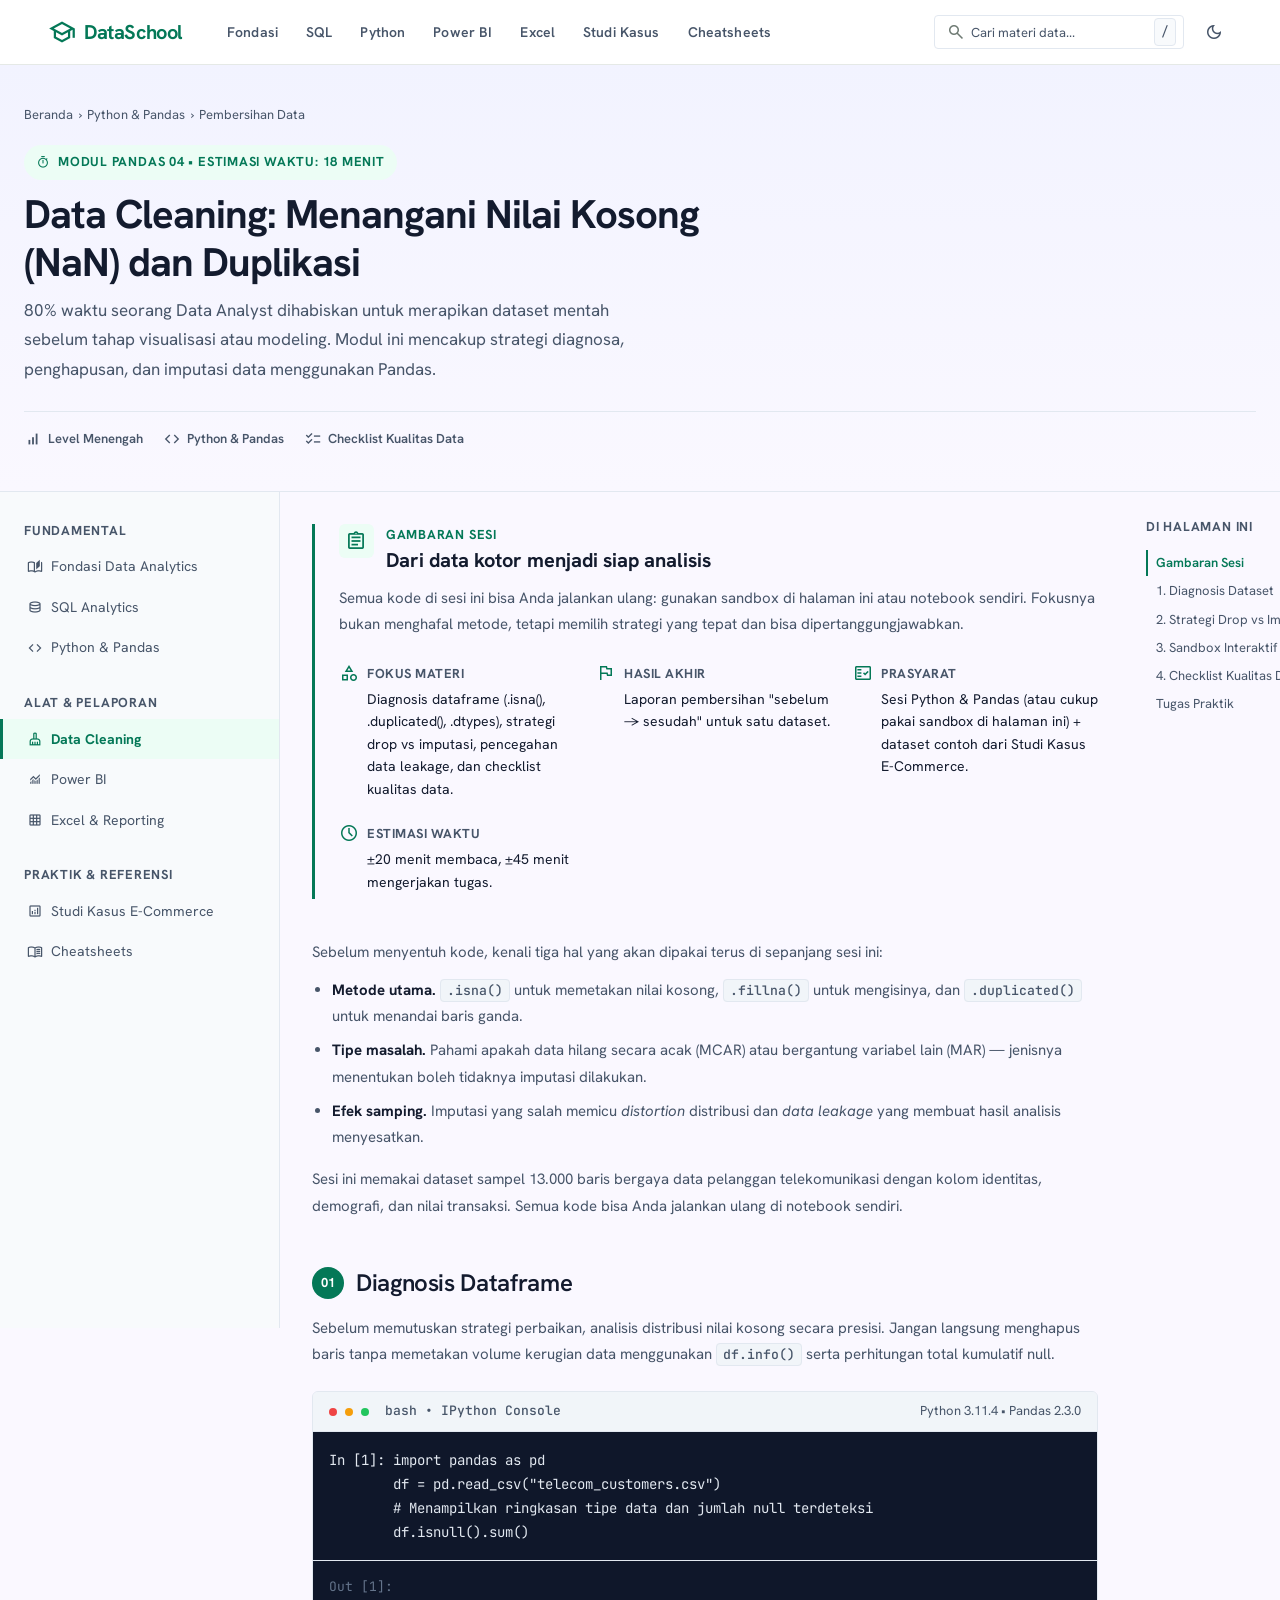
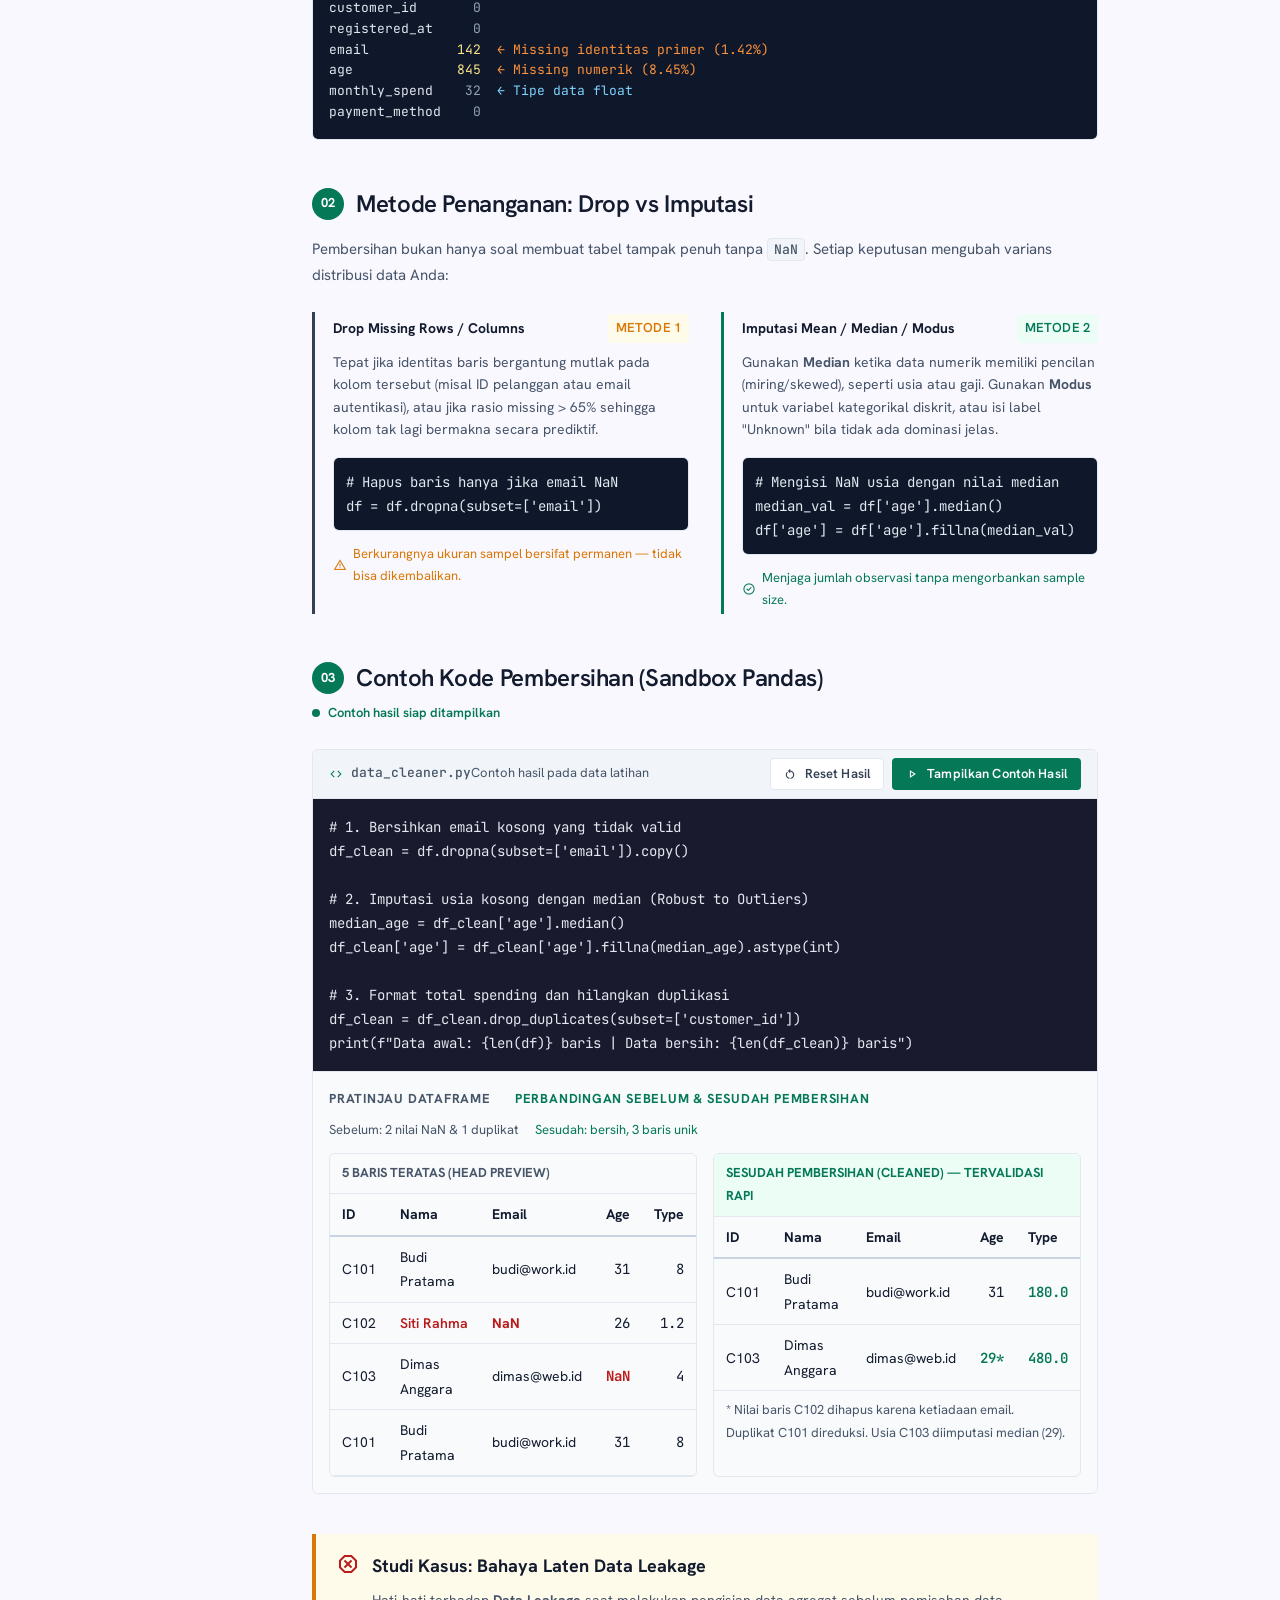
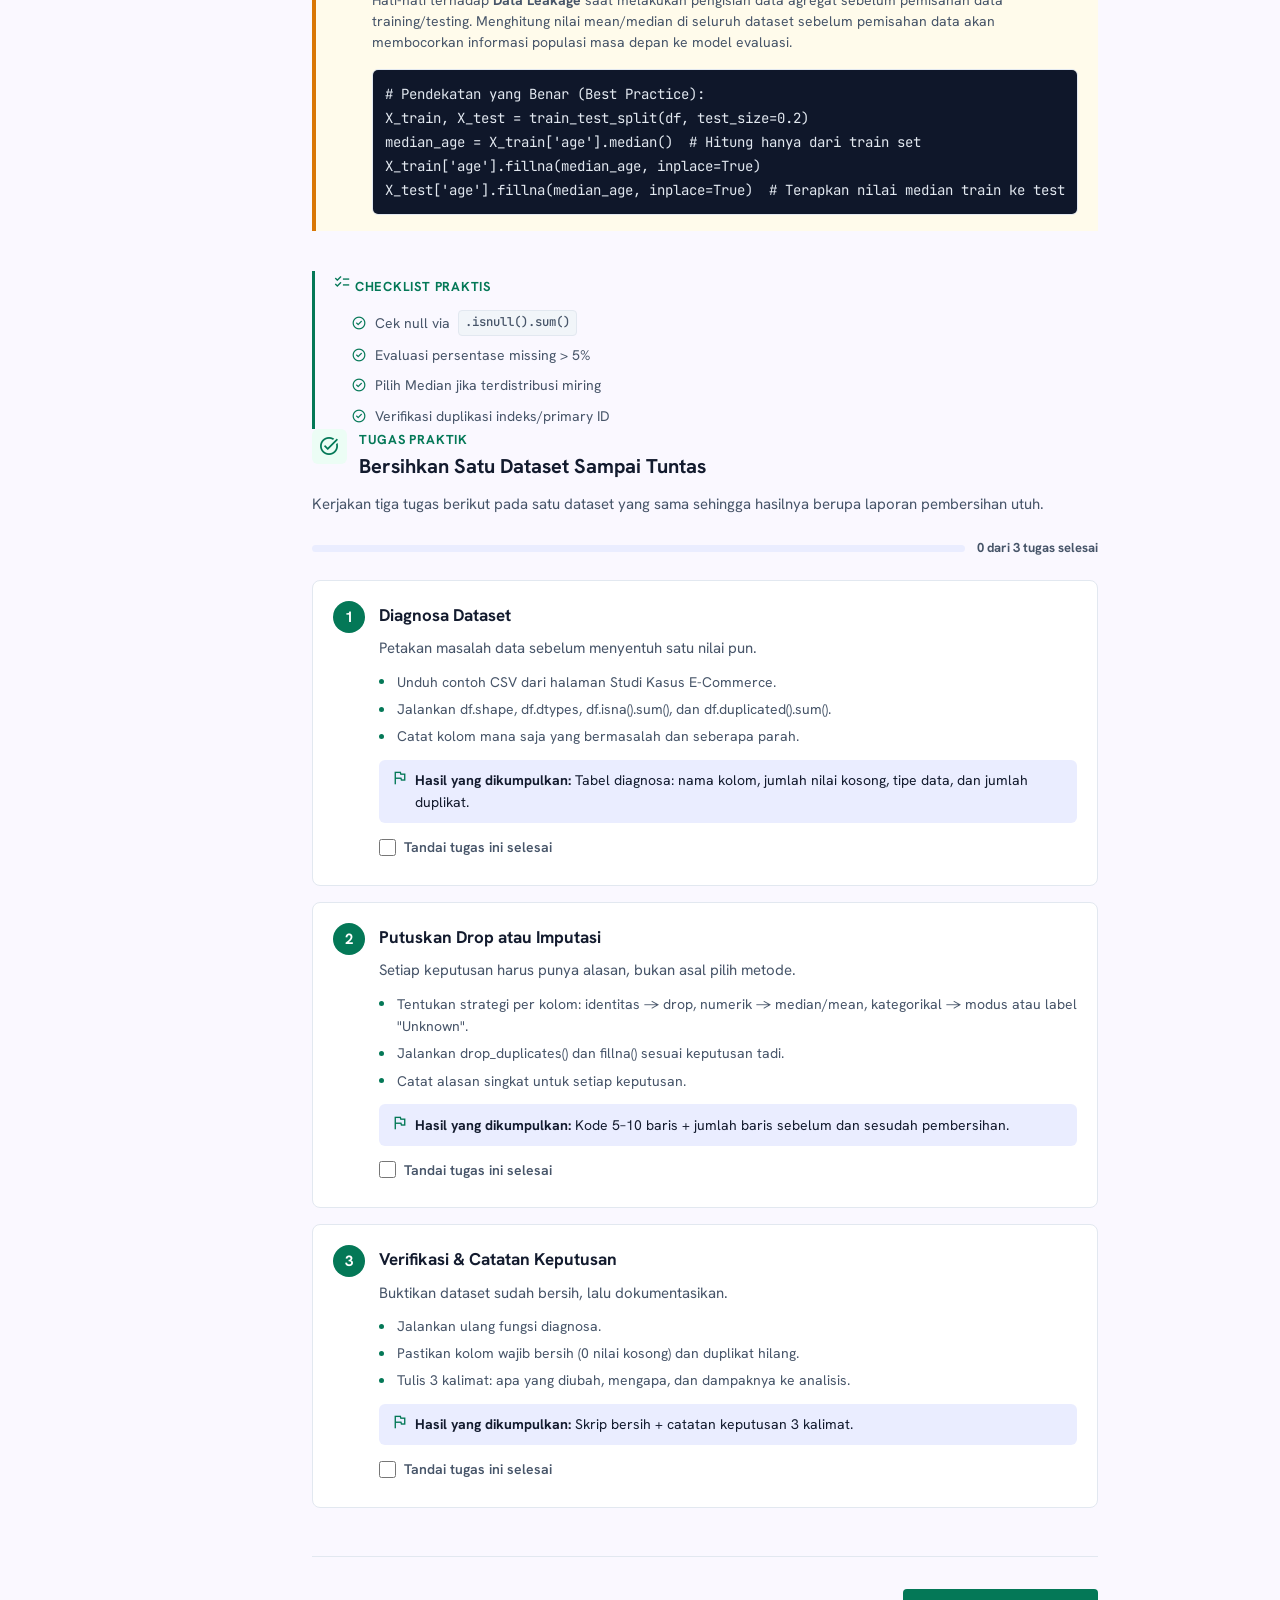
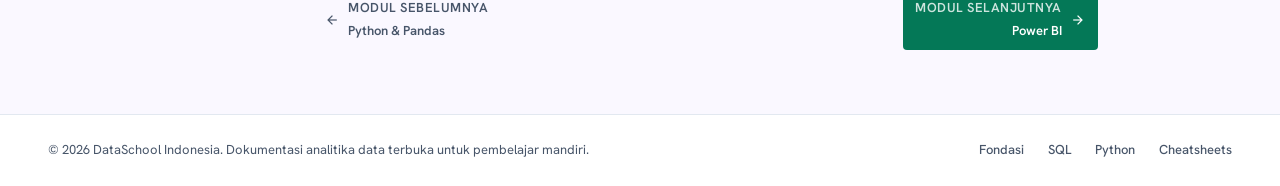
<file: website/data-cleaning.html>
<!DOCTYPE html>
<html lang="id">
<head>
  <meta charset="utf-8">
  <meta name="viewport" content="width=device-width, initial-scale=1.0">
  <title>Data Cleaning: NaN & Duplikasi — DataSchool</title>
  <meta name="description" content="80% waktu Data Analyst dihabiskan untuk merapikan dataset mentah. Pelajari strategi drop vs imputasi dengan contoh kode Pandas.">
  <link rel="preconnect" href="https://fonts.googleapis.com">
  <link crossorigin href="https://fonts.gstatic.com" rel="preconnect">
  <link href="https://fonts.googleapis.com/css2?family=Hanken+Grotesk:ital,wght@0,300..900;1,300..900&family=JetBrains+Mono:ital,wght@0,100..800;1,100..800&display=swap" rel="stylesheet">
  <link href="https://fonts.googleapis.com/css2?family=Material+Symbols+Outlined:opsz,wght,FILL,GRAD@20..48,100..700,0..1,-50..200" rel="stylesheet">
  <link rel="stylesheet" href="styles.css">
</head>
<body>
  <!-- Header -->
  <header class="header" id="main-header">
    <div class="header__inner">
      <div class="header__left">
        <a href="index.html" class="logo">
          <span class="logo__icon material-symbols-outlined">school</span>
          <span class="logo__text">DataSchool</span>
        </a>
        <nav class="nav-desktop" id="desktop-nav">
          <a href="fundamental.html" class="nav-link">Fondasi</a>
          <a href="sql-tutorial.html" class="nav-link">SQL</a>
          <a href="python-tutorial.html" class="nav-link">Python</a>
          <a href="powerbi-tutorial.html" class="nav-link">Power BI</a>
          <a href="excel-tutorial.html" class="nav-link">Excel</a>
          <a href="ecommerce-case-study.html" class="nav-link">Studi Kasus</a>
          <a href="cheatsheets.html" class="nav-link">Cheatsheets</a>
        </nav>
      </div>
      <div class="header__right">
        <div class="search-bar" id="global-search">
          <span class="material-symbols-outlined search-bar__icon">search</span>
          <input type="text" placeholder="Cari materi data..." class="search-bar__input" id="search-input">
          <kbd class="search-bar__kbd">/</kbd>
        </div>
        <div class="header__actions">
          <button class="btn-icon" title="Ganti tema terang / gelap" id="theme-toggle">
            <span class="material-symbols-outlined">dark_mode</span>
          </button>
        </div>
      </div>
      <button class="mobile-menu-btn" id="mobile-menu-btn" aria-label="Buka menu navigasi">
        <span class="material-symbols-outlined">menu</span>
      </button>
    </div>
  </header>
  <div class="mobile-drawer" id="mobile-drawer">
    <div class="mobile-drawer__overlay" id="drawer-overlay"></div>
    <div class="mobile-drawer__content">
      <div class="mobile-drawer__header">
        <a href="index.html" class="logo">
          <span class="logo__icon material-symbols-outlined">school</span>
          <span class="logo__text">DataSchool</span>
        </a>
        <button class="btn-icon" id="close-drawer" aria-label="Tutup menu navigasi">
          <span class="material-symbols-outlined">close</span>
        </button>
      </div>
      <nav class="mobile-drawer__nav">
        <a href="index.html" class="mobile-nav-link">
          <span class="material-symbols-outlined">home</span>Beranda
        </a>
        <a href="fundamental.html" class="mobile-nav-link">
          <span class="material-symbols-outlined">auto_stories</span>Fondasi
        </a>
        <a href="sql-tutorial.html" class="mobile-nav-link">
          <span class="material-symbols-outlined">database</span>SQL
        </a>
        <a href="python-tutorial.html" class="mobile-nav-link">
          <span class="material-symbols-outlined">code</span>Python
        </a>
        <a href="powerbi-tutorial.html" class="mobile-nav-link">
          <span class="material-symbols-outlined">monitoring</span>Power BI
        </a>
        <a href="excel-tutorial.html" class="mobile-nav-link">
          <span class="material-symbols-outlined">grid_on</span>Excel
        </a>
        <a href="data-cleaning.html" class="mobile-nav-link">
          <span class="material-symbols-outlined">cleaning_services</span>Data Cleaning
        </a>
        <a href="ecommerce-case-study.html" class="mobile-nav-link">
          <span class="material-symbols-outlined">analytics</span>Studi Kasus
        </a>
        <a href="cheatsheets.html" class="mobile-nav-link">
          <span class="material-symbols-outlined">menu_book</span>Cheatsheets
        </a>
      </nav>
    </div>
  </div>

  <main class="main">
    <section class="content-hero">
      <div class="content-hero__container">
        <div class="content-hero__breadcrumb">
          <a href="index.html">Beranda</a>
          <span>›</span>
          <a href="data-cleaning.html">Python &amp; Pandas</a>
          <span>›</span>
          <span>Pembersihan Data</span>
        </div>
        <div class="content-hero__badge">
          <span class="material-symbols-outlined" style="font-size:14px">timer</span>
          <span>Modul Pandas 04 • Estimasi Waktu: 18 Menit</span>
        </div>
        <h1 class="content-hero__title">Data Cleaning: Menangani Nilai Kosong (NaN) dan Duplikasi</h1>
        <p class="content-hero__subtitle">
          80% waktu seorang Data Analyst dihabiskan untuk merapikan dataset mentah sebelum tahap visualisasi atau modeling. Modul ini mencakup strategi diagnosa, penghapusan, dan imputasi data menggunakan Pandas.
        </p>
        <div class="content-hero__meta">
          <span class="content-hero__meta-item">
            <span class="material-symbols-outlined" style="font-size:18px">signal_cellular_alt</span>
            Level Menengah
          </span>
          <span class="content-hero__meta-item">
            <span class="material-symbols-outlined" style="font-size:18px">code</span>
            Python &amp; Pandas
          </span>
          <span class="content-hero__meta-item">
            <span class="material-symbols-outlined" style="font-size:18px">checklist</span>
            Checklist Kualitas Data
          </span>
        </div>
      </div>
    </section>

    <div class="layout-docs">
      <!-- Sidebar -->
      <aside class="sidebar" id="sidebar">
        <div class="sidebar__section-title">Fundamental</div>
        <a href="fundamental.html" class="sidebar__item"><span class="material-symbols-outlined" style="font-size:16px">auto_stories</span>Fondasi Data Analytics</a>
        <a href="sql-tutorial.html" class="sidebar__item"><span class="material-symbols-outlined" style="font-size:16px">database</span>SQL Analytics</a>
        <a href="python-tutorial.html" class="sidebar__item"><span class="material-symbols-outlined" style="font-size:16px">code</span>Python & Pandas</a>
        <div class="sidebar__section-title">Alat & Pelaporan</div>
        <a href="data-cleaning.html" class="sidebar__item active"><span class="material-symbols-outlined" style="font-size:16px">cleaning_services</span>Data Cleaning</a>
        <a href="powerbi-tutorial.html" class="sidebar__item"><span class="material-symbols-outlined" style="font-size:16px">monitoring</span>Power BI</a>
        <a href="excel-tutorial.html" class="sidebar__item"><span class="material-symbols-outlined" style="font-size:16px">grid_on</span>Excel & Reporting</a>
        <div class="sidebar__section-title">Praktik & Referensi</div>
        <a href="ecommerce-case-study.html" class="sidebar__item"><span class="material-symbols-outlined" style="font-size:16px">analytics</span>Studi Kasus E-Commerce</a>
        <a href="cheatsheets.html" class="sidebar__item"><span class="material-symbols-outlined" style="font-size:16px">menu_book</span>Cheatsheets</a>
      </aside>

      <!-- Content -->
      <div class="content-area">

<!-- Gambaran Sesi -->
        <section class="session-brief" id="gambaran-sesi">
          <div class="session-brief__head">
            <span class="material-symbols-outlined session-brief__icon">assignment</span>
            <div>
              <span class="session-brief__eyebrow">Gambaran Sesi</span>
              <h2 class="session-brief__title">Dari data kotor menjadi siap analisis</h2>
            </div>
          </div>
          <p class="session-brief__intro">Semua kode di sesi ini bisa Anda jalankan ulang: gunakan sandbox di halaman ini atau notebook sendiri. Fokusnya bukan menghafal metode, tetapi memilih strategi yang tepat dan bisa dipertanggungjawabkan.</p>
          <div class="session-brief__grid">
            <div class="session-brief__item">
              <span class="material-symbols-outlined">category</span>
              <div>
                <span class="session-brief__label">Fokus Materi</span>
                <p>Diagnosis dataframe (.isna(), .duplicated(), .dtypes), strategi drop vs imputasi, pencegahan data leakage, dan checklist kualitas data.</p>
              </div>
            </div>
            <div class="session-brief__item">
              <span class="material-symbols-outlined">flag</span>
              <div>
                <span class="session-brief__label">Hasil Akhir</span>
                <p>Laporan pembersihan "sebelum → sesudah" untuk satu dataset.</p>
              </div>
            </div>
            <div class="session-brief__item">
              <span class="material-symbols-outlined">fact_check</span>
              <div>
                <span class="session-brief__label">Prasyarat</span>
                <p>Sesi Python & Pandas (atau cukup pakai sandbox di halaman ini) + dataset contoh dari Studi Kasus E-Commerce.</p>
              </div>
            </div>
            <div class="session-brief__item">
              <span class="material-symbols-outlined">schedule</span>
              <div>
                <span class="session-brief__label">Estimasi Waktu</span>
                <p>±20 menit membaca, ±45 menit mengerjakan tugas.</p>
              </div>
            </div>
          </div>
        </section>
        <!-- Peta Singkat -->
        <div style="margin-bottom:3rem">
          <p style="font-size:0.9375rem;line-height:1.75;color:var(--text-secondary);margin-bottom:0.75rem">
            Sebelum menyentuh kode, kenali tiga hal yang akan dipakai terus di sepanjang sesi ini:
          </p>
          <ul style="font-size:0.9375rem;line-height:1.75;color:var(--text-secondary);padding-left:1.25rem;display:flex;flex-direction:column;gap:0.5rem;margin-bottom:1rem">
            <li><strong style="color:var(--on-surface)">Metode utama.</strong> <code class="code-inline">.isna()</code> untuk memetakan nilai kosong, <code class="code-inline">.fillna()</code> untuk mengisinya, dan <code class="code-inline">.duplicated()</code> untuk menandai baris ganda.</li>
            <li><strong style="color:var(--on-surface)">Tipe masalah.</strong> Pahami apakah data hilang secara acak (MCAR) atau bergantung variabel lain (MAR) — jenisnya menentukan boleh tidaknya imputasi dilakukan.</li>
            <li><strong style="color:var(--on-surface)">Efek samping.</strong> Imputasi yang salah memicu <em>distortion</em> distribusi dan <em>data leakage</em> yang membuat hasil analisis menyesatkan.</li>
          </ul>
          <p style="font-size:0.9375rem;line-height:1.75;color:var(--text-secondary)">
            Sesi ini memakai dataset sampel 13.000 baris bergaya data pelanggan telekomunikasi dengan kolom identitas, demografi, dan nilai transaksi. Semua kode bisa Anda jalankan ulang di notebook sendiri.
          </p>
        </div>

        <!-- Section 01: Diagnosa Dataframe -->
        <div id="diagnosa" style="display:flex;align-items:center;gap:0.75rem;margin-bottom:1rem">
          <span style="width:32px;height:32px;border-radius:var(--radius-full);background:var(--primary);color:var(--on-primary);display:flex;align-items:center;justify-content:center;font-size:0.8125rem;font-weight:700;flex-shrink:0">01</span>
          <h2 style="font-size:1.5rem;font-weight:600;line-height:2rem;letter-spacing:-0.015em">Diagnosis Dataframe</h2>
        </div>

        <p style="font-size:0.9375rem;line-height:1.75;color:var(--text-secondary);margin-bottom:1.5rem">
          Sebelum memutuskan strategi perbaikan, analisis distribusi nilai kosong secara presisi. Jangan langsung menghapus baris tanpa memetakan volume kerugian data menggunakan <code class="code-inline">df.info()</code> serta perhitungan total kumulatif null.
        </p>

        <!-- Code: Diagnosa -->
        <div class="code-sandbox">
          <div class="code-sandbox__header">
            <span class="code-sandbox__filename">
              <span class="dot dot--red" style="width:8px;height:8px"></span>
              <span class="dot dot--yellow" style="width:8px;height:8px"></span>
              <span class="dot dot--green" style="width:8px;height:8px"></span>
              <span style="margin-left:0.5rem">bash • IPython Console</span>
            </span>
            <span style="font-size:0.8125rem;color:var(--text-secondary)">Python 3.11.4 • Pandas 2.3.0</span>
          </div>
          <div class="code-sandbox__editor">
<pre style="margin:0"><code><span class="cm">In [1]:</span> <span class="kw">import</span> pandas <span class="kw">as</span> pd
        df = pd.read_csv(<span class="str">"telecom_customers.csv"</span>)
        <span class="cm"># Menampilkan ringkasan tipe data dan jumlah null terdeteksi</span>
        df.isnull().sum()</code></pre>
          </div>
          <div class="code-sandbox__output" style="background:var(--code-bg);color:#E2E8F0;font-family:'JetBrains Mono',monospace;font-size:0.8125rem;line-height:1.6">
<pre style="margin:0"><code><span style="color:#64748B">Out [1]:</span>
customer_id       <span style="color:#94A3B8">0</span>
registered_at     <span style="color:#94A3B8">0</span>
email           <span style="color:#FDE68A">142</span>  <span style="color:#FB923C">← Missing identitas primer (1.42%)</span>
age             <span style="color:#FDE68A">845</span>  <span style="color:#FB923C">← Missing numerik (8.45%)</span>
monthly_spend    <span style="color:#94A3B8">32</span>  <span style="color:#7DD3FC">← Tipe data float</span>
payment_method    <span style="color:#94A3B8">0</span></code></pre>
          </div>
        </div>

        <!-- Section 02: Metode Penanganan -->
        <div style="display:flex;align-items:center;gap:0.75rem;margin-top:3rem;margin-bottom:1rem">
          <span style="width:32px;height:32px;border-radius:var(--radius-full);background:var(--primary);color:var(--on-primary);display:flex;align-items:center;justify-content:center;font-size:0.8125rem;font-weight:700;flex-shrink:0">02</span>
          <h2 id="strategi" style="font-size:1.5rem;font-weight:600;line-height:2rem;letter-spacing:-0.015em;scroll-margin-top:96px">Metode Penanganan: Drop vs Imputasi</h2>
        </div>

        <p style="font-size:0.9375rem;line-height:1.75;color:var(--text-secondary);margin-bottom:1.5rem">
          Pembersihan bukan hanya soal membuat tabel tampak penuh tanpa <code class="code-inline">NaN</code>. Setiap keputusan mengubah varians distribusi data Anda:
        </p>

        <!-- Two-column method comparison -->
        <div style="display:grid;grid-template-columns:1fr 1fr;gap:2rem;margin-bottom:2rem">
          <!-- Method 1: Drop -->
          <div class="info-card info-card--secondary">
            <h4>
              Drop Missing Rows / Columns
              <span class="badge badge--warning" style="margin-left:auto;text-transform:uppercase">Metode 1</span>
            </h4>
            <p style="font-size:0.875rem;line-height:1.6;color:var(--text-secondary);margin-bottom:1rem">
              Tepat jika identitas baris bergantung mutlak pada kolom tersebut (misal ID pelanggan atau email autentikasi), atau jika rasio missing &gt; 65% sehingga kolom tak lagi bermakna secara prediktif.
            </p>
            <div class="code-sandbox" style="margin:0">
              <div class="code-sandbox__editor" style="padding:0.75rem;min-height:auto">
<pre style="margin:0"><code><span class="cm"># Hapus baris hanya jika email NaN</span>
df = df.dropna(subset=[<span class="str">'email'</span>])</code></pre>
              </div>
            </div>
            <div style="display:flex;align-items:center;gap:0.375rem;margin-top:0.75rem;font-size:0.8125rem;color:var(--warning)">
              <span class="material-symbols-outlined" style="font-size:14px">warning</span>
              Berkurangnya ukuran sampel bersifat permanen — tidak bisa dikembalikan.
            </div>
          </div>

          <!-- Method 2: Imputasi -->
          <div class="info-card info-card--primary">
            <h4>
              Imputasi Mean / Median / Modus
              <span class="badge badge--success" style="margin-left:auto;text-transform:uppercase">Metode 2</span>
            </h4>
            <p style="font-size:0.875rem;line-height:1.6;color:var(--text-secondary);margin-bottom:1rem">
              Gunakan <strong>Median</strong> ketika data numerik memiliki pencilan (miring/skewed), seperti usia atau gaji. Gunakan <strong>Modus</strong> untuk variabel kategorikal diskrit, atau isi label "Unknown" bila tidak ada dominasi jelas.
            </p>
            <div class="code-sandbox" style="margin:0">
              <div class="code-sandbox__editor" style="padding:0.75rem;min-height:auto">
<pre style="margin:0"><code><span class="cm"># Mengisi NaN usia dengan nilai median</span>
median_val = df[<span class="str">'age'</span>].median()
df[<span class="str">'age'</span>] = df[<span class="str">'age'</span>].fillna(median_val)</code></pre>
              </div>
            </div>
            <div style="display:flex;align-items:center;gap:0.375rem;margin-top:0.75rem;font-size:0.8125rem;color:var(--primary)">
              <span class="material-symbols-outlined" style="font-size:14px">check_circle</span>
              Menjaga jumlah observasi tanpa mengorbankan sample size.
            </div>
          </div>
        </div>

        <!-- Section 03: Interactive Sandbox -->
        <div id="sandbox" style="display:flex;align-items:center;gap:0.75rem;margin-top:3rem;margin-bottom:0.5rem">
          <span style="width:32px;height:32px;border-radius:var(--radius-full);background:var(--primary);color:var(--on-primary);display:flex;align-items:center;justify-content:center;font-size:0.8125rem;font-weight:700;flex-shrink:0">03</span>
          <h2 style="font-size:1.5rem;font-weight:600;line-height:2rem;letter-spacing:-0.015em">Contoh Kode Pembersihan (Sandbox Pandas)</h2>
        </div>

        <div style="display:flex;align-items:center;gap:0.5rem;margin-bottom:1rem">
          <span style="width:8px;height:8px;border-radius:50%;background:var(--primary);display:inline-block"></span>
          <span style="font-size:0.8125rem;font-weight:600;color:var(--primary)">Contoh hasil siap ditampilkan</span>
        </div>

        <div class="code-sandbox" id="sandbox-pandas-1">
          <div class="code-sandbox__header">
            <span class="code-sandbox__filename">
              <span class="material-symbols-outlined" style="font-size:14px;color:var(--primary)">code</span>
              <span>data_cleaner.py</span>
            </span>
            <span style="font-size:0.8125rem;color:var(--text-secondary)">Contoh hasil pada data latihan</span>
            <div style="display:flex;gap:0.5rem;margin-left:auto">
              <button class="btn btn--secondary btn--sm" style="font-size:0.8125rem" onclick="resetSandbox('sandbox-pandas-1')">
                <span class="material-symbols-outlined" style="font-size:14px">restart_alt</span> Reset Hasil
              </button>
              <button class="btn btn--primary btn--sm" style="font-size:0.8125rem" onclick="runSandboxCode('sandbox-pandas-1')">
                <span class="material-symbols-outlined" style="font-size:14px">play_arrow</span> Tampilkan Contoh Hasil
              </button>
            </div>
          </div>
          <div class="code-sandbox__editor" style="background:#1a1a2e">
<pre style="margin:0"><code><span class="cm"># 1. Bersihkan email kosong yang tidak valid</span>
df_clean = df.dropna(subset=[<span class="str">'email'</span>]).copy()

<span class="cm"># 2. Imputasi usia kosong dengan median (Robust to Outliers)</span>
median_age = df_clean[<span class="str">'age'</span>].median()
df_clean[<span class="str">'age'</span>] = df_clean[<span class="str">'age'</span>].fillna(median_age).astype(<span class="kw">int</span>)

<span class="cm"># 3. Format total spending dan hilangkan duplikasi</span>
df_clean = df_clean.drop_duplicates(subset=[<span class="str">'customer_id'</span>])
<span class="fn">print</span>(<span class="str">f"Data awal: {len(df)} baris | Data bersih: {len(df_clean)} baris"</span>)</code></pre>
          </div>
          <div class="code-sandbox__output">
            <div style="margin-bottom:0.75rem">
              <div style="display:flex;align-items:center;gap:1.5rem;font-size:0.8125rem;font-weight:700;text-transform:uppercase;letter-spacing:0.06em;color:var(--text-secondary);margin-bottom:0.5rem;flex-wrap:wrap">
                <span>PRATINJAU DATAFRAME</span>
                <span style="display:flex;align-items:center;gap:0.375rem">
                  <span style="color:var(--primary)">Perbandingan sebelum &amp; sesudah pembersihan</span>
                </span>
              </div>
              <div style="display:flex;gap:1rem;font-size:0.8125rem;margin-bottom:0.75rem;flex-wrap:wrap">
                <span style="display:flex;align-items:center;gap:0.25rem;color:var(--text-secondary)">Sebelum: 2 nilai NaN &amp; 1 duplikat</span>
                <span style="display:flex;align-items:center;gap:0.25rem;color:var(--primary)">Sesudah: bersih, 3 baris unik</span>
              </div>
            </div>

            <!-- Before / After Table -->
            <div style="display:grid;grid-template-columns:1fr 1fr;gap:1rem">
              <!-- Before -->
              <div class="data-table-wrap" style="margin:0">
                <div style="font-size:0.8125rem;font-weight:700;color:var(--text-secondary);text-transform:uppercase;padding:0.5rem 0.75rem;background:var(--canvas-sunken);border-bottom:1px solid var(--border-default)">
                  5 baris teratas (Head Preview)
                </div>
                <table class="data-table">
                  <thead>
                    <tr><th>ID</th><th>Nama</th><th>Email</th><th>Age</th><th>Type</th></tr>
                  </thead>
                  <tbody>
                    <tr><td>C101</td><td>Budi Pratama</td><td>budi@work.id</td><td class="numeric">31</td><td class="numeric">8</td></tr>
                    <tr><td>C102</td><td style="color:var(--error);font-weight:600">Siti Rahma</td><td style="color:var(--error);font-weight:700">NaN</td><td class="numeric">26</td><td class="numeric">1.2</td></tr>
                    <tr><td>C103</td><td>Dimas Anggara</td><td>dimas@web.id</td><td class="numeric" style="color:var(--error);font-weight:700">NaN</td><td class="numeric">4</td></tr>
                    <tr><td>C101</td><td>Budi Pratama</td><td>budi@work.id</td><td class="numeric">31</td><td class="numeric">8</td></tr>
                  </tbody>
                </table>
              </div>
              <!-- After -->
              <div class="data-table-wrap" style="margin:0">
                <div style="font-size:0.8125rem;font-weight:700;color:var(--primary);text-transform:uppercase;padding:0.5rem 0.75rem;background:var(--primary-light);border-bottom:1px solid var(--border-default)">
                  Sesudah Pembersihan (Cleaned) — Tervalidasi rapi
                </div>
                <table class="data-table">
                  <thead>
                    <tr><th>ID</th><th>Nama</th><th>Email</th><th>Age</th><th>Type</th></tr>
                  </thead>
                  <tbody>
                    <tr><td>C101</td><td>Budi Pratama</td><td>budi@work.id</td><td class="numeric">31</td><td class="numeric" style="color:var(--primary);font-weight:600">180.0</td></tr>
                    <tr><td>C103</td><td>Dimas Anggara</td><td>dimas@web.id</td><td class="numeric" style="color:var(--primary);font-weight:600">29*</td><td class="numeric" style="color:var(--primary);font-weight:600">480.0</td></tr>
                  </tbody>
                </table>
                <div style="font-size:0.8125rem;color:var(--text-secondary);padding:0.5rem 0.75rem;background:var(--canvas-sunken)">
                  * Nilai baris C102 dihapus karena ketiadaan email.<br>
                  Duplikat C101 direduksi. Usia C103 diimputasi median (29).
                </div>
              </div>
            </div>
          </div>
        </div>

        <!-- Section 04: Data Leakage Warning -->
        <div class="callout callout--warning" style="margin-top:2.5rem">
          <div style="display:flex;align-items:flex-start;gap:0.75rem">
            <span class="material-symbols-outlined" style="font-size:24px;color:var(--error);flex-shrink:0;margin-top:2px">dangerous</span>
            <div>
              <h3 style="font-size:1.125rem;font-weight:700;color:var(--on-surface);margin-bottom:0.5rem">Studi Kasus: Bahaya Laten Data Leakage</h3>
              <p style="font-size:0.875rem;line-height:1.5;color:var(--text-secondary);margin-bottom:1rem">
                Hati-hati terhadap <strong>Data Leakage</strong> saat melakukan pengisian data agregat sebelum pemisahan data training/testing. Menghitung nilai mean/median di seluruh dataset sebelum pemisahan data akan membocorkan informasi populasi masa depan ke model evaluasi.
              </p>
              <div class="code-sandbox" style="margin:0">
                <div class="code-sandbox__editor" style="padding:0.75rem;min-height:auto">
<pre style="margin:0"><code><span class="cm"># Pendekatan yang Benar (Best Practice):</span>
X_train, X_test = train_test_split(df, test_size=<span class="num">0.2</span>)
median_age = X_train[<span class="str">'age'</span>].median()  <span class="cm"># Hitung hanya dari train set</span>
X_train[<span class="str">'age'</span>].fillna(median_age, inplace=<span class="kw">True</span>)
X_test[<span class="str">'age'</span>].fillna(median_age, inplace=<span class="kw">True</span>)  <span class="cm"># Terapkan nilai median train ke test</span></code></pre>
                </div>
              </div>
            </div>
          </div>
        </div>

        <!-- Checklist Praktis -->
        <div id="checklist" class="info-card info-card--primary" style="margin-top:2.5rem">
          <h3 style="font-size:0.8125rem;font-weight:700;text-transform:uppercase;letter-spacing:0.06em;color:var(--primary);margin-bottom:0.75rem">
            <span class="material-symbols-outlined" style="font-size:18px">checklist</span> Checklist Praktis
          </h3>
          <ul style="list-style:none;display:flex;flex-direction:column;gap:0.5rem;font-size:0.8125rem;color:var(--text-secondary)">
            <li style="display:flex;align-items:center;gap:0.5rem"><span class="material-symbols-outlined" style="font-size:16px;color:var(--primary)">check_circle</span>Cek null via <code class="code-inline">.isnull().sum()</code></li>
            <li style="display:flex;align-items:center;gap:0.5rem"><span class="material-symbols-outlined" style="font-size:16px;color:var(--primary)">check_circle</span>Evaluasi persentase missing > 5%</li>
            <li style="display:flex;align-items:center;gap:0.5rem"><span class="material-symbols-outlined" style="font-size:16px;color:var(--primary)">check_circle</span>Pilih Median jika terdistribusi miring</li>
            <li style="display:flex;align-items:center;gap:0.5rem"><span class="material-symbols-outlined" style="font-size:16px;color:var(--primary)">check_circle</span>Verifikasi duplikasi indeks/primary ID</li>
          </ul>
        </div>

        <!-- Tugas Praktik -->
        <section class="task-section" id="tugas-praktik">
          <div class="session-brief__head">
            <span class="material-symbols-outlined session-brief__icon">task_alt</span>
            <div>
              <span class="session-brief__eyebrow">Tugas Praktik</span>
              <h2 class="session-brief__title">Bersihkan Satu Dataset Sampai Tuntas</h2>
            </div>
          </div>
          <p class="session-brief__intro">Kerjakan tiga tugas berikut pada satu dataset yang sama sehingga hasilnya berupa laporan pembersihan utuh.</p>
          <div class="task-progress">
            <span class="task-progress__track"><span class="task-progress__bar" id="task-progress-bar"></span></span>
            <span class="task-progress__text" id="task-progress-text">0 dari 3 tugas selesai</span>
          </div>
          <ol class="task-list">
          <li class="task-card">
            <span class="task-card__num">1</span>
            <div class="task-card__body">
              <h3 class="task-card__title">Diagnosa Dataset</h3>
              <p class="task-card__desc">Petakan masalah data sebelum menyentuh satu nilai pun.</p>
              <ul class="task-card__steps">
                <li>Unduh contoh CSV dari halaman Studi Kasus E-Commerce.</li>
                <li>Jalankan df.shape, df.dtypes, df.isna().sum(), dan df.duplicated().sum().</li>
                <li>Catat kolom mana saja yang bermasalah dan seberapa parah.</li>
              </ul>
              <div class="task-card__result">
                <span class="material-symbols-outlined">flag</span>
                <span><strong>Hasil yang dikumpulkan:</strong> Tabel diagnosa: nama kolom, jumlah nilai kosong, tipe data, dan jumlah duplikat.</span>
              </div>
              <label class="task-check">
                <input type="checkbox" data-task="data-cleaning-1">
                <span>Tandai tugas ini selesai</span>
              </label>
            </div>
          </li>
          <li class="task-card">
            <span class="task-card__num">2</span>
            <div class="task-card__body">
              <h3 class="task-card__title">Putuskan Drop atau Imputasi</h3>
              <p class="task-card__desc">Setiap keputusan harus punya alasan, bukan asal pilih metode.</p>
              <ul class="task-card__steps">
                <li>Tentukan strategi per kolom: identitas → drop, numerik → median/mean, kategorikal → modus atau label "Unknown".</li>
                <li>Jalankan drop_duplicates() dan fillna() sesuai keputusan tadi.</li>
                <li>Catat alasan singkat untuk setiap keputusan.</li>
              </ul>
              <div class="task-card__result">
                <span class="material-symbols-outlined">flag</span>
                <span><strong>Hasil yang dikumpulkan:</strong> Kode 5–10 baris + jumlah baris sebelum dan sesudah pembersihan.</span>
              </div>
              <label class="task-check">
                <input type="checkbox" data-task="data-cleaning-2">
                <span>Tandai tugas ini selesai</span>
              </label>
            </div>
          </li>
          <li class="task-card">
            <span class="task-card__num">3</span>
            <div class="task-card__body">
              <h3 class="task-card__title">Verifikasi & Catatan Keputusan</h3>
              <p class="task-card__desc">Buktikan dataset sudah bersih, lalu dokumentasikan.</p>
              <ul class="task-card__steps">
                <li>Jalankan ulang fungsi diagnosa.</li>
                <li>Pastikan kolom wajib bersih (0 nilai kosong) dan duplikat hilang.</li>
                <li>Tulis 3 kalimat: apa yang diubah, mengapa, dan dampaknya ke analisis.</li>
              </ul>
              <div class="task-card__result">
                <span class="material-symbols-outlined">flag</span>
                <span><strong>Hasil yang dikumpulkan:</strong> Skrip bersih + catatan keputusan 3 kalimat.</span>
              </div>
              <label class="task-check">
                <input type="checkbox" data-task="data-cleaning-3">
                <span>Tandai tugas ini selesai</span>
              </label>
            </div>
          </li>
          </ol>
        </section><!-- Navigation -->
        <div class="nav-prev-next" style="margin-top:3rem">
          <a href="python-tutorial.html" class="nav-prev-next__link">
            <span class="material-symbols-outlined" style="font-size:16px">arrow_back</span>
            <div><div style="font-size:0.8125rem;color:var(--text-secondary);text-transform:uppercase;letter-spacing:0.04em">MODUL SEBELUMNYA</div><div>Python & Pandas</div></div>
          </a>
          <a href="powerbi-tutorial.html" class="nav-prev-next__link nav-prev-next__link--next">
            <div style="text-align:right"><div style="font-size:0.8125rem;text-transform:uppercase;letter-spacing:0.04em;opacity:0.8">MODUL SELANJUTNYA</div><div>Power BI</div></div>
            <span class="material-symbols-outlined" style="font-size:16px">arrow_forward</span>
          </a>
        </div>
      </div>

      <!-- TOC Rail -->
      <aside class="toc-rail">
        <div class="toc-rail__title">DI HALAMAN INI</div>
        <a href="#gambaran-sesi" class="toc-rail__item">Gambaran Sesi</a>
        <a href="#diagnosa" class="toc-rail__item active">1. Diagnosis Dataset</a>
        <a href="#strategi" class="toc-rail__item">2. Strategi Drop vs Imputasi</a>
        <a href="#sandbox" class="toc-rail__item">3. Sandbox Interaktif</a>
        <a href="#checklist" class="toc-rail__item">4. Checklist Kualitas Data</a>
              <a href="#tugas-praktik" class="toc-rail__item">Tugas Praktik</a>
</aside>
    </div>
  </main>

  <footer class="footer" id="main-footer">
    <div class="footer__inner">
      <div class="footer__left">
        <p class="footer__copyright">&copy; 2026 DataSchool Indonesia. Dokumentasi analitika data terbuka untuk pembelajar mandiri.</p>
      </div>
      <div class="footer__links">
        <a href="fundamental.html" class="footer__link">Fondasi</a>
        <a href="sql-tutorial.html" class="footer__link">SQL</a>
        <a href="python-tutorial.html" class="footer__link">Python</a>
        <a href="cheatsheets.html" class="footer__link">Cheatsheets</a>
      </div>
    </div>
  </footer>
  <script src="main.js"></script>
</body>
</html>
</file>
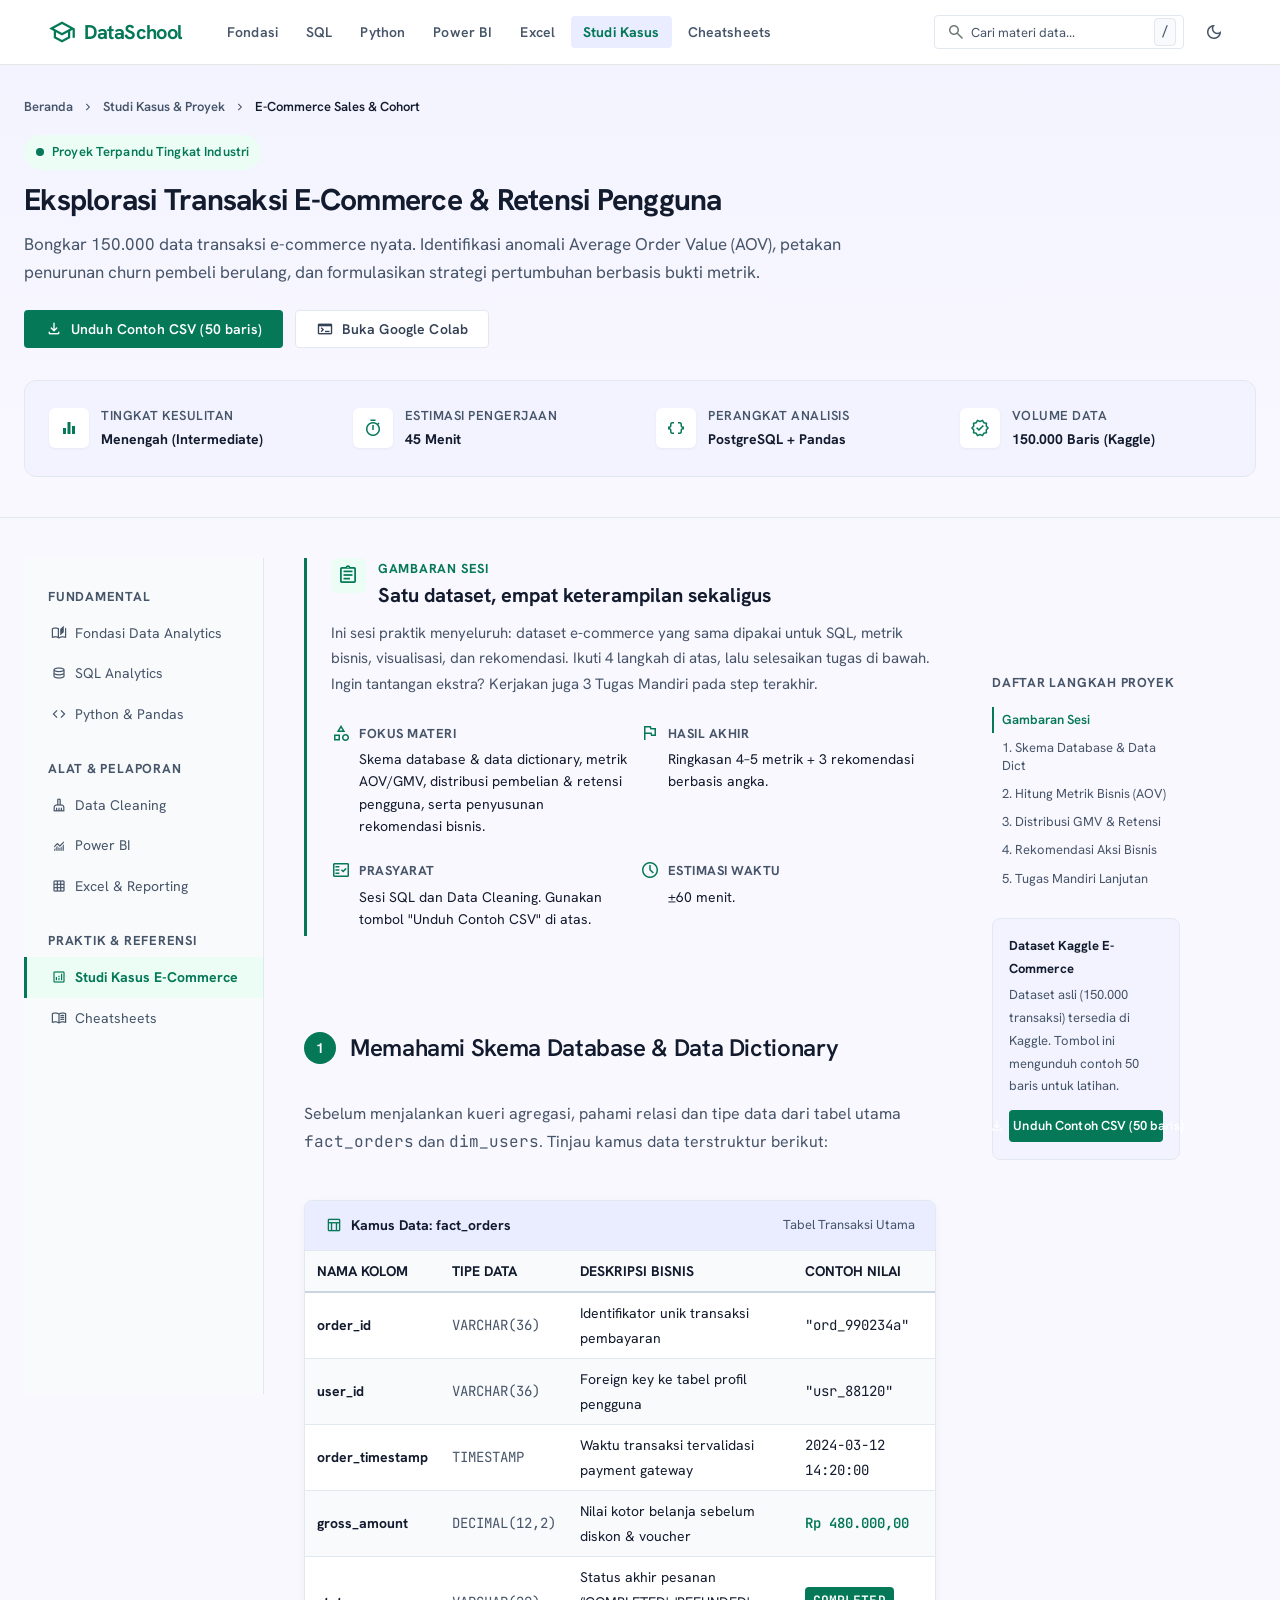
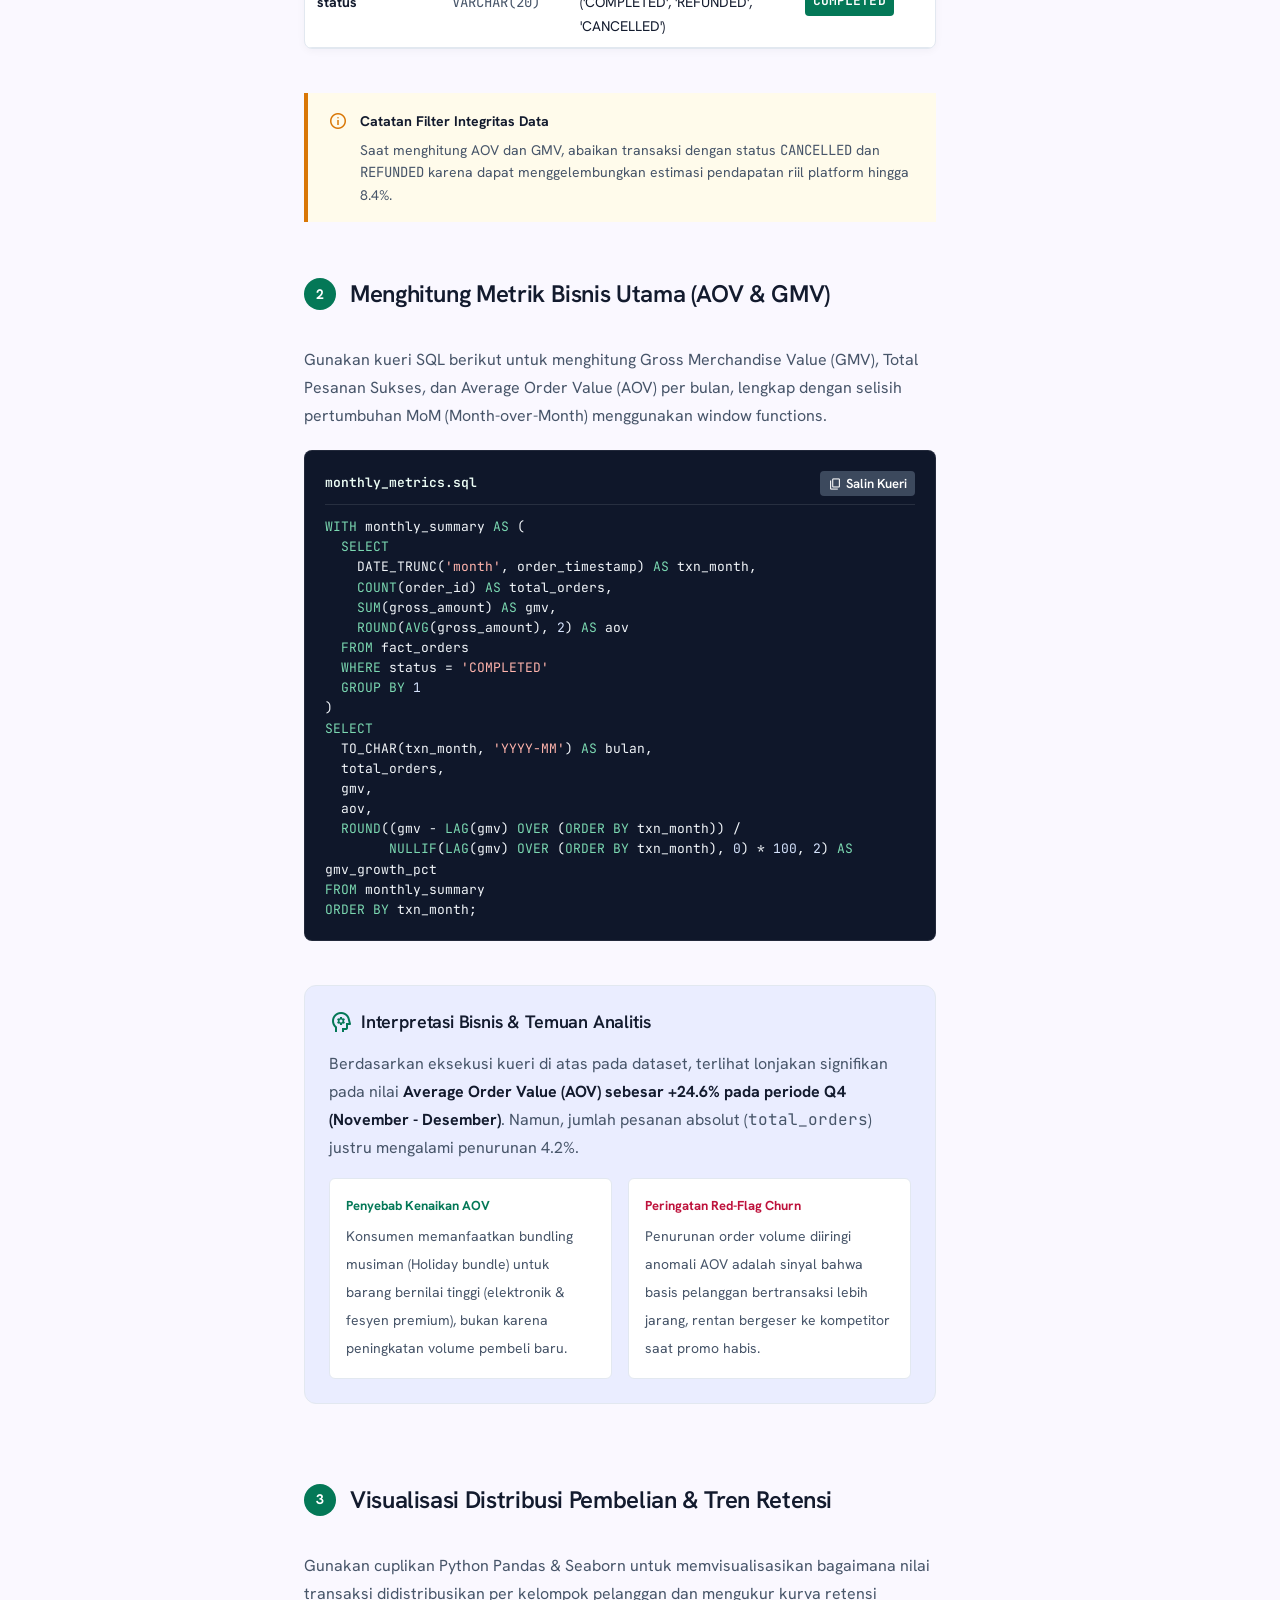
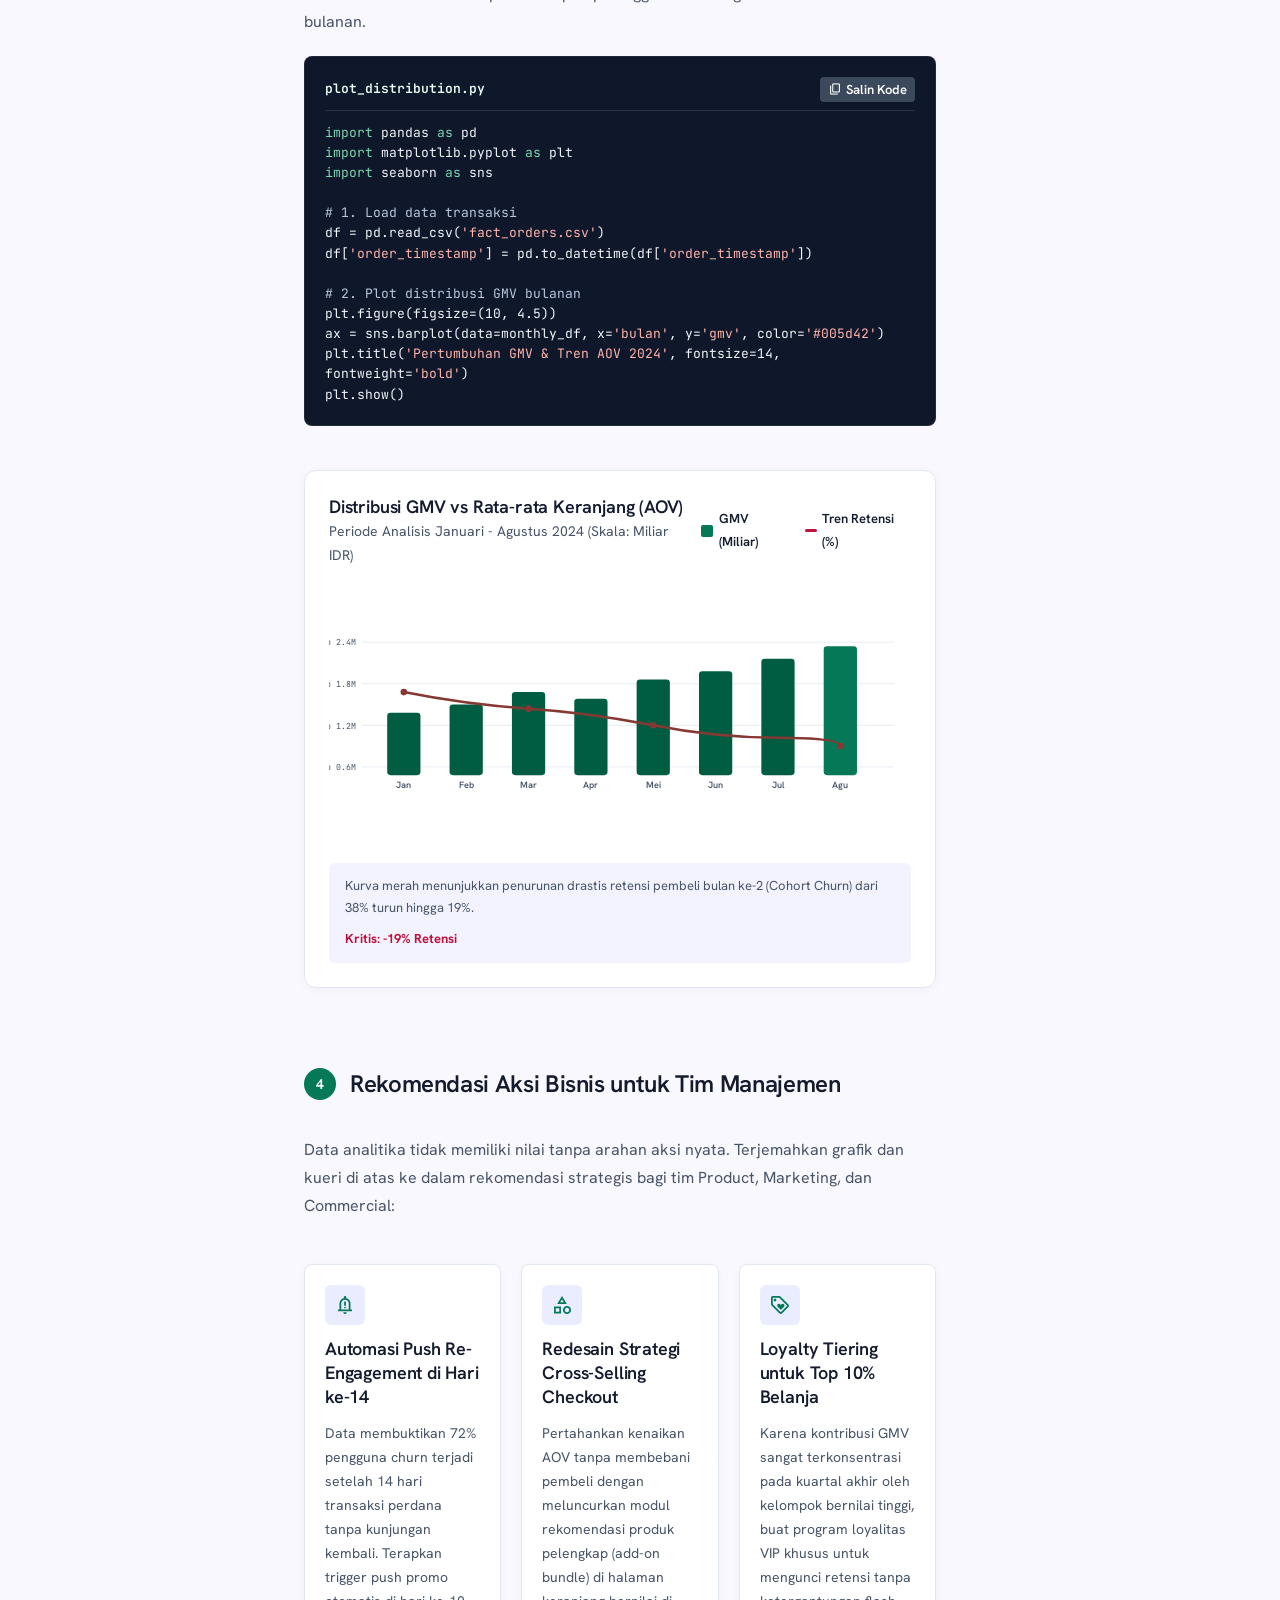
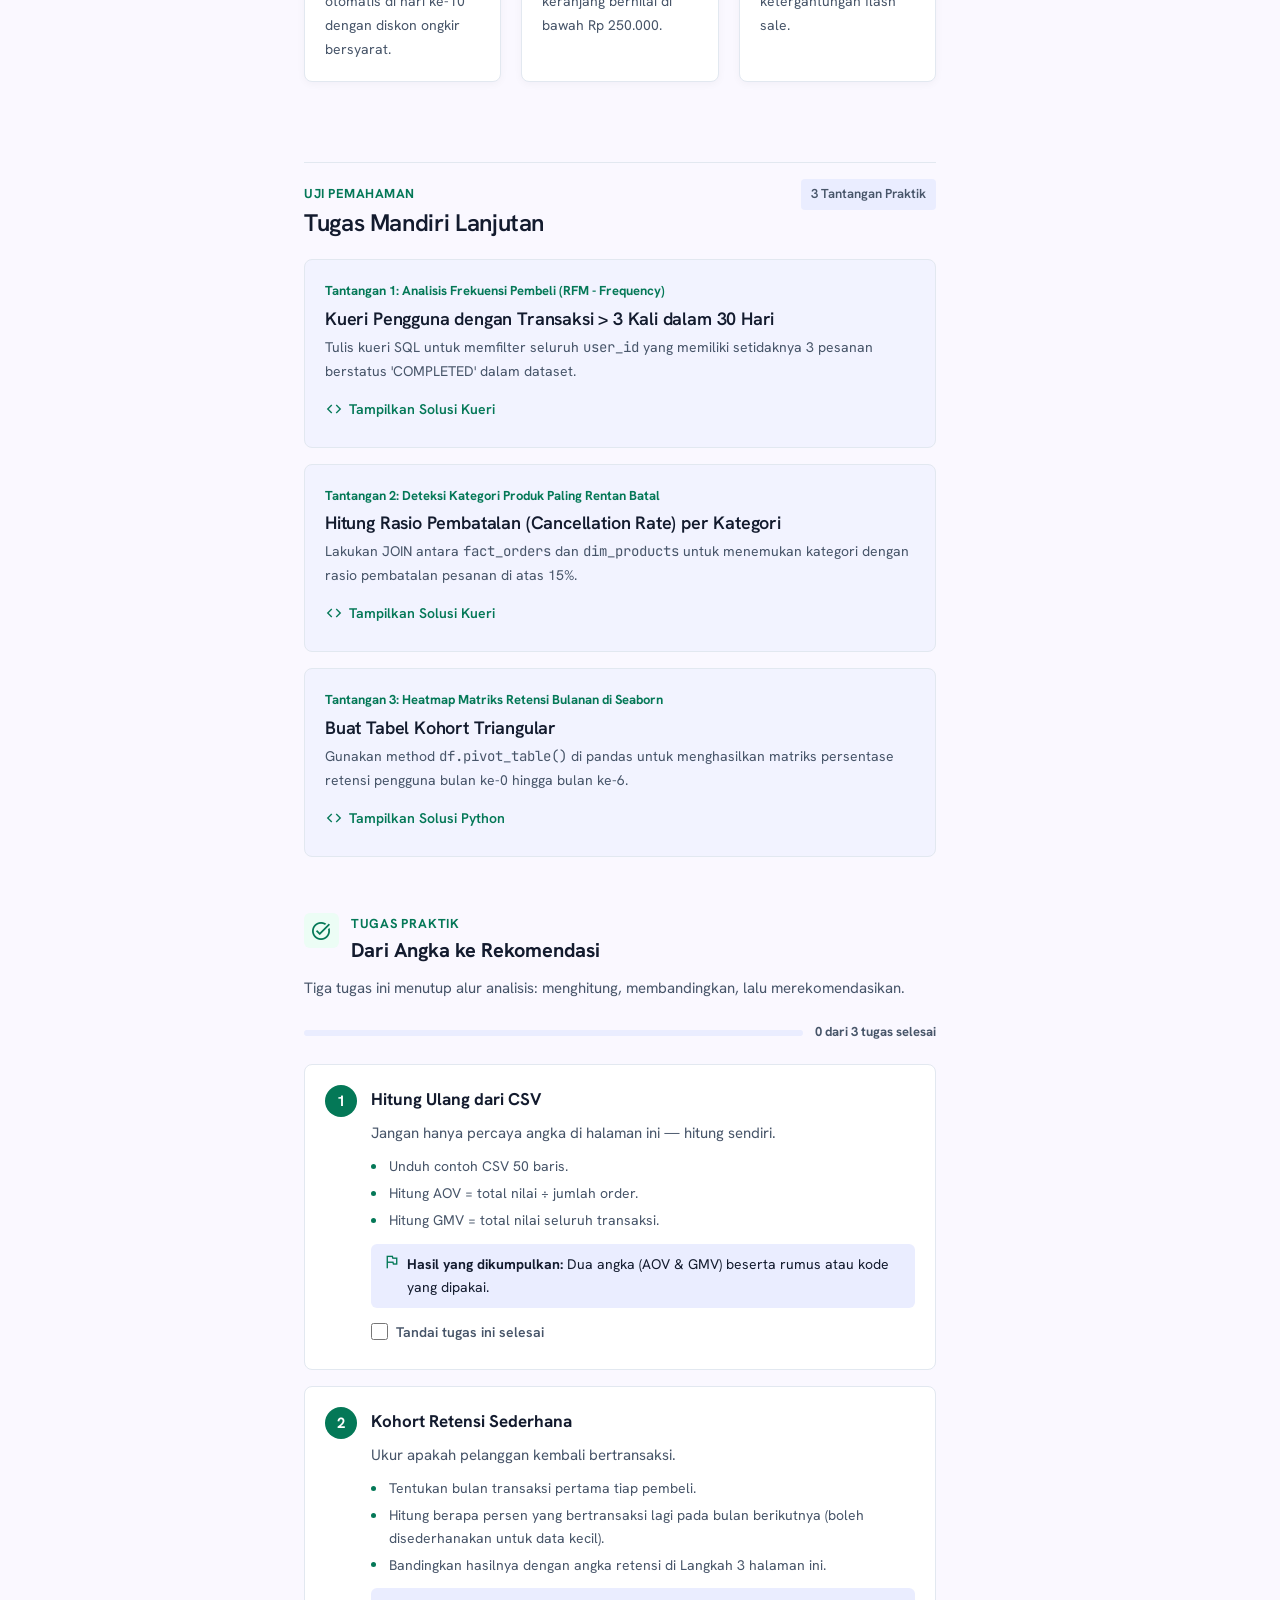
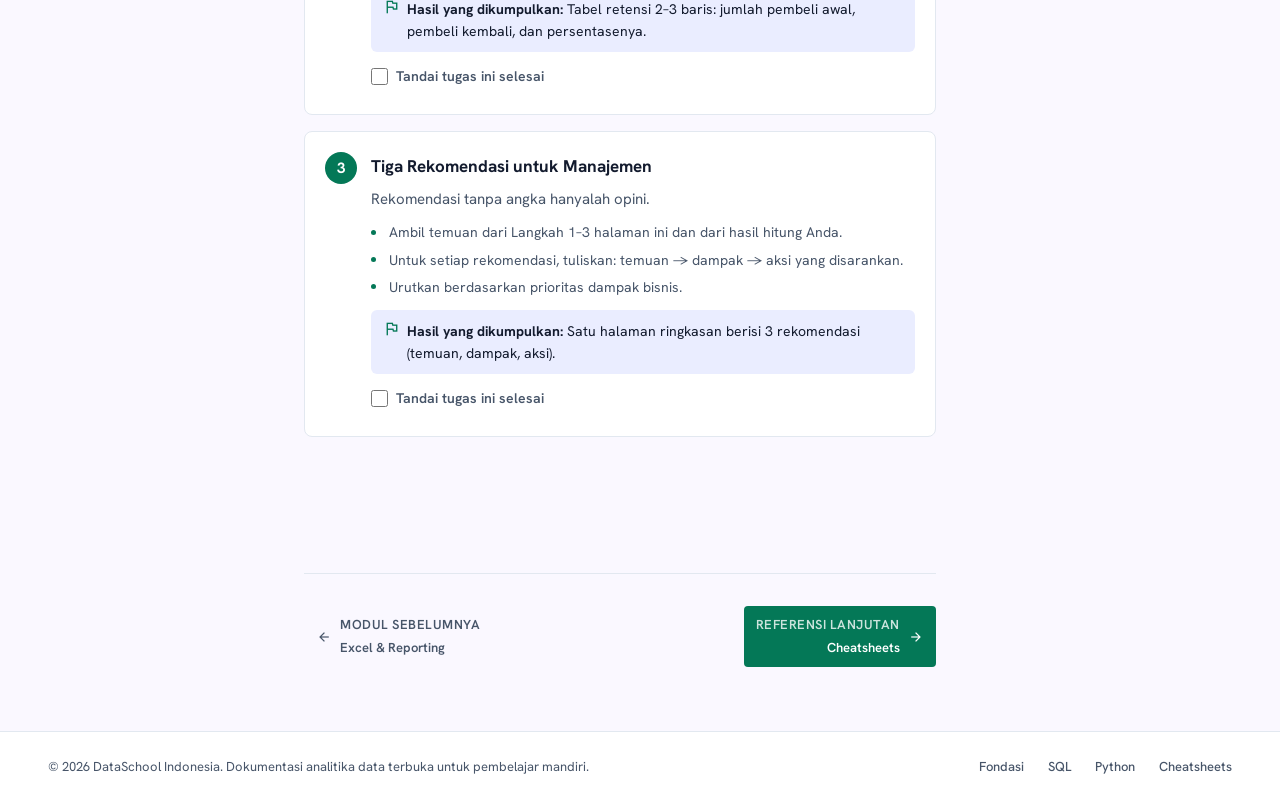
<file: website/ecommerce-case-study.html>
<!DOCTYPE html>
<html lang="id">
<head>
  <meta charset="utf-8">
  <meta name="viewport" content="width=device-width, initial-scale=1.0">
  <title>Studi Kasus E-Commerce &amp; Cohort Retention — DataSchool</title>
  <meta name="description" content="Proyek terpandu tingkat industri: Eksplorasi 150.000 data transaksi e-commerce, hitung AOV dan GMV, analisis cohort churn, dan formulasikan rekomendasi strategis.">
  <link rel="preconnect" href="https://fonts.googleapis.com">
  <link crossorigin href="https://fonts.gstatic.com" rel="preconnect">
  <link href="https://fonts.googleapis.com/css2?family=Hanken+Grotesk:ital,wght@0,300..900;1,300..900&family=JetBrains+Mono:ital,wght@0,100..800;1,100..800&display=swap" rel="stylesheet">
  <link href="https://fonts.googleapis.com/css2?family=Material+Symbols+Outlined:opsz,wght,FILL,GRAD@20..48,100..700,0..1,-50..200" rel="stylesheet">
  <link rel="stylesheet" href="styles.css">
</head>
<body>
  <!-- ===== HEADER ===== -->
  <header class="header" id="main-header">
    <div class="header__inner">
      <div class="header__left">
        <a href="index.html" class="logo">
          <span class="logo__icon material-symbols-outlined">school</span>
          <span class="logo__text">DataSchool</span>
        </a>
        <nav class="nav-desktop" id="desktop-nav">
          <a href="fundamental.html" class="nav-link">Fondasi</a>
          <a href="sql-tutorial.html" class="nav-link">SQL</a>
          <a href="python-tutorial.html" class="nav-link">Python</a>
          <a href="powerbi-tutorial.html" class="nav-link">Power BI</a>
          <a href="excel-tutorial.html" class="nav-link">Excel</a>
          <a href="ecommerce-case-study.html" class="nav-link active">Studi Kasus</a>
          <a href="cheatsheets.html" class="nav-link">Cheatsheets</a>
        </nav>
      </div>
      <div class="header__right">
        <div class="search-bar" id="global-search">
          <span class="material-symbols-outlined search-bar__icon">search</span>
          <input type="text" placeholder="Cari materi data..." class="search-bar__input" id="search-input">
          <kbd class="search-bar__kbd">/</kbd>
        </div>
        <div class="header__actions">
          <button class="btn-icon" title="Ganti tema terang / gelap" id="theme-toggle">
            <span class="material-symbols-outlined">dark_mode</span>
          </button>
        </div>
      </div>
      <button class="mobile-menu-btn" id="mobile-menu-btn" aria-label="Buka menu navigasi">
        <span class="material-symbols-outlined">menu</span>
      </button>
    </div>
  </header>

  <!-- ===== MOBILE NAV DRAWER ===== -->
  <div class="mobile-drawer" id="mobile-drawer">
    <div class="mobile-drawer__overlay" id="drawer-overlay"></div>
    <div class="mobile-drawer__content">
      <div class="mobile-drawer__header">
        <a href="index.html" class="logo">
          <span class="logo__icon material-symbols-outlined">school</span>
          <span class="logo__text">DataSchool</span>
        </a>
        <button class="btn-icon" id="close-drawer" aria-label="Tutup menu navigasi">
          <span class="material-symbols-outlined">close</span>
        </button>
      </div>
      <nav class="mobile-drawer__nav">
        <a href="index.html" class="mobile-nav-link">
          <span class="material-symbols-outlined">home</span>Beranda
        </a>
        <a href="fundamental.html" class="mobile-nav-link">
          <span class="material-symbols-outlined">auto_stories</span>Fondasi
        </a>
        <a href="sql-tutorial.html" class="mobile-nav-link">
          <span class="material-symbols-outlined">database</span>SQL
        </a>
        <a href="python-tutorial.html" class="mobile-nav-link">
          <span class="material-symbols-outlined">code</span>Python
        </a>
        <a href="powerbi-tutorial.html" class="mobile-nav-link">
          <span class="material-symbols-outlined">monitoring</span>Power BI
        </a>
        <a href="excel-tutorial.html" class="mobile-nav-link">
          <span class="material-symbols-outlined">grid_on</span>Excel
        </a>
        <a href="data-cleaning.html" class="mobile-nav-link">
          <span class="material-symbols-outlined">cleaning_services</span>Data Cleaning
        </a>
        <a href="ecommerce-case-study.html" class="mobile-nav-link mobile-nav-link--active">
          <span class="material-symbols-outlined">analytics</span>Studi Kasus
        </a>
        <a href="cheatsheets.html" class="mobile-nav-link">
          <span class="material-symbols-outlined">menu_book</span>Cheatsheets
        </a>
      </nav>
    </div>
  </div>

  <!-- ===== CASE STUDY HERO ===== -->
  <section class="case-study-hero">
    <div class="case-study-hero__inner">
      <!-- Breadcrumb -->
      <nav style="display:flex;align-items:center;gap:0.5rem;font-size:0.8125rem;font-weight:600;color:var(--text-secondary);margin-bottom:1rem">
        <a href="index.html" style="color:inherit;text-decoration:none">Beranda</a>
        <span class="material-symbols-outlined" style="font-size:14px">chevron_right</span>
        <span>Studi Kasus &amp; Proyek</span>
        <span class="material-symbols-outlined" style="font-size:14px">chevron_right</span>
        <span style="color:var(--on-surface)">E-Commerce Sales &amp; Cohort</span>
      </nav>

      <div style="display:flex;flex-direction:column;gap:1.5rem">
        <div style="display:flex;flex-direction:column;gap:0.75rem;max-width:840px">
          <div class="hero__badge" style="align-self:flex-start">
            <span style="width:8px;height:8px;border-radius:50%;background:var(--primary);display:inline-block"></span>
            <span>Proyek Terpandu Tingkat Industri</span>
          </div>
          <h1 class="headline-lg" style="letter-spacing:-0.025em">
            Eksplorasi Transaksi E-Commerce &amp; Retensi Pengguna
          </h1>
          <p class="body-md" style="color:var(--text-secondary);font-size:1.0625rem">
            Bongkar 150.000 data transaksi e-commerce nyata. Identifikasi anomali Average Order Value (AOV), petakan penurunan churn pembeli berulang, dan formulasikan strategi pertumbuhan berbasis bukti metrik.
          </p>
        </div>

        <div style="display:flex;align-items:center;gap:0.75rem;flex-wrap:wrap">
          <button class="btn btn--primary" onclick="downloadSampleCsv()">
            <span class="material-symbols-outlined" style="font-size:18px">download</span>
            <span>Unduh Contoh CSV (50 baris)</span>
          </button>
          <a href="https://colab.research.google.com" target="_blank" class="btn btn--secondary">
            <span class="material-symbols-outlined" style="font-size:18px">terminal</span>
            <span>Buka Google Colab</span>
          </a>
        </div>
      </div>

      <!-- Project Metadata Bar -->
      <div class="project-meta-grid">
        <div class="project-meta-item">
          <div class="project-meta-icon">
            <span class="material-symbols-outlined" style="font-size:20px">equalizer</span>
          </div>
          <div>
            <div class="project-meta-label">Tingkat Kesulitan</div>
            <div class="project-meta-val">Menengah (Intermediate)</div>
          </div>
        </div>

        <div class="project-meta-item">
          <div class="project-meta-icon">
            <span class="material-symbols-outlined" style="font-size:20px">timer</span>
          </div>
          <div>
            <div class="project-meta-label">Estimasi Pengerjaan</div>
            <div class="project-meta-val">45 Menit</div>
          </div>
        </div>

        <div class="project-meta-item">
          <div class="project-meta-icon">
            <span class="material-symbols-outlined" style="font-size:20px">data_object</span>
          </div>
          <div>
            <div class="project-meta-label">Perangkat Analisis</div>
            <div class="project-meta-val">PostgreSQL + Pandas</div>
          </div>
        </div>

        <div class="project-meta-item">
          <div class="project-meta-icon">
            <span class="material-symbols-outlined" style="font-size:20px">verified</span>
          </div>
          <div>
            <div class="project-meta-label">Volume Data</div>
            <div class="project-meta-val">150.000 Baris (Kaggle)</div>
          </div>
        </div>
      </div>
    </div>
  </section>

  <!-- ===== MAIN CONTENT LAYOUT ===== -->
  <div class="case-study-layout">
    <!-- Kurikulum -->
    <aside class="content-sidebar" id="kurikulum-sidebar">
      <div class="sidebar__section-title">Fundamental</div>
      <a href="fundamental.html" class="sidebar__item"><span class="material-symbols-outlined" style="font-size:16px">auto_stories</span>Fondasi Data Analytics</a>
      <a href="sql-tutorial.html" class="sidebar__item"><span class="material-symbols-outlined" style="font-size:16px">database</span>SQL Analytics</a>
      <a href="python-tutorial.html" class="sidebar__item"><span class="material-symbols-outlined" style="font-size:16px">code</span>Python & Pandas</a>
      <div class="sidebar__section-title">Alat & Pelaporan</div>
      <a href="data-cleaning.html" class="sidebar__item"><span class="material-symbols-outlined" style="font-size:16px">cleaning_services</span>Data Cleaning</a>
      <a href="powerbi-tutorial.html" class="sidebar__item"><span class="material-symbols-outlined" style="font-size:16px">monitoring</span>Power BI</a>
      <a href="excel-tutorial.html" class="sidebar__item"><span class="material-symbols-outlined" style="font-size:16px">grid_on</span>Excel & Reporting</a>
      <div class="sidebar__section-title">Praktik & Referensi</div>
      <a href="ecommerce-case-study.html" class="sidebar__item active"><span class="material-symbols-outlined" style="font-size:16px">analytics</span>Studi Kasus E-Commerce</a>
      <a href="cheatsheets.html" class="sidebar__item"><span class="material-symbols-outlined" style="font-size:16px">menu_book</span>Cheatsheets</a>
    </aside>

    <main class="case-study-main">

<!-- Gambaran Sesi -->
      <section class="session-brief" id="gambaran-sesi">
        <div class="session-brief__head">
          <span class="material-symbols-outlined session-brief__icon">assignment</span>
          <div>
            <span class="session-brief__eyebrow">Gambaran Sesi</span>
            <h2 class="session-brief__title">Satu dataset, empat keterampilan sekaligus</h2>
          </div>
        </div>
        <p class="session-brief__intro">Ini sesi praktik menyeluruh: dataset e-commerce yang sama dipakai untuk SQL, metrik bisnis, visualisasi, dan rekomendasi. Ikuti 4 langkah di atas, lalu selesaikan tugas di bawah. Ingin tantangan ekstra? Kerjakan juga 3 Tugas Mandiri pada step terakhir.</p>
        <div class="session-brief__grid">
          <div class="session-brief__item">
            <span class="material-symbols-outlined">category</span>
            <div>
              <span class="session-brief__label">Fokus Materi</span>
              <p>Skema database & data dictionary, metrik AOV/GMV, distribusi pembelian & retensi pengguna, serta penyusunan rekomendasi bisnis.</p>
            </div>
          </div>
          <div class="session-brief__item">
            <span class="material-symbols-outlined">flag</span>
            <div>
              <span class="session-brief__label">Hasil Akhir</span>
              <p>Ringkasan 4–5 metrik + 3 rekomendasi berbasis angka.</p>
            </div>
          </div>
          <div class="session-brief__item">
            <span class="material-symbols-outlined">fact_check</span>
            <div>
              <span class="session-brief__label">Prasyarat</span>
              <p>Sesi SQL dan Data Cleaning. Gunakan tombol "Unduh Contoh CSV" di atas.</p>
            </div>
          </div>
          <div class="session-brief__item">
            <span class="material-symbols-outlined">schedule</span>
            <div>
              <span class="session-brief__label">Estimasi Waktu</span>
              <p>±60 menit.</p>
            </div>
          </div>
        </div>
      </section>

      <!-- LANGKAH 1 -->
      <section id="langkah-1" style="display:flex;flex-direction:column;gap:1.25rem">
        <div class="step-header">
          <span class="step-badge">1</span>
          <h2 class="headline-md">Memahami Skema Database &amp; Data Dictionary</h2>
        </div>
        <p class="body-md" style="color:var(--text-secondary)">
          Sebelum menjalankan kueri agregasi, pahami relasi dan tipe data dari tabel utama <code>fact_orders</code> dan <code>dim_users</code>. Tinjau kamus data terstruktur berikut:
        </p>

        <!-- Schema Table Card -->
        <div class="data-dict-card">
          <div class="data-dict-card__header">
            <span style="font-weight:700;display:flex;align-items:center;gap:0.5rem;font-size:0.875rem">
              <span class="material-symbols-outlined" style="font-size:18px;color:var(--primary)">table_chart</span>
              Kamus Data: fact_orders
            </span>
            <span style="font-size:0.8125rem;color:var(--text-secondary)">Tabel Transaksi Utama</span>
          </div>
          <div class="data-table-wrap" style="margin:0;border:none;border-radius:0">
            <table class="data-table">
              <thead>
                <tr>
                  <th>NAMA KOLOM</th>
                  <th>TIPE DATA</th>
                  <th>DESKRIPSI BISNIS</th>
                  <th>CONTOH NILAI</th>
                </tr>
              </thead>
              <tbody>
                <tr>
                  <td style="font-weight:700">order_id</td>
                  <td style="font-family:var(--font-mono);color:var(--text-secondary)">VARCHAR(36)</td>
                  <td>Identifikator unik transaksi pembayaran</td>
                  <td style="font-family:var(--font-mono)">"ord_990234a"</td>
                </tr>
                <tr>
                  <td style="font-weight:700">user_id</td>
                  <td style="font-family:var(--font-mono);color:var(--text-secondary)">VARCHAR(36)</td>
                  <td>Foreign key ke tabel profil pengguna</td>
                  <td style="font-family:var(--font-mono)">"usr_88120"</td>
                </tr>
                <tr>
                  <td style="font-weight:700">order_timestamp</td>
                  <td style="font-family:var(--font-mono);color:var(--text-secondary)">TIMESTAMP</td>
                  <td>Waktu transaksi tervalidasi payment gateway</td>
                  <td style="font-family:var(--font-mono)">2024-03-12 14:20:00</td>
                </tr>
                <tr>
                  <td style="font-weight:700">gross_amount</td>
                  <td style="font-family:var(--font-mono);color:var(--text-secondary)">DECIMAL(12,2)</td>
                  <td>Nilai kotor belanja sebelum diskon &amp; voucher</td>
                  <td style="font-family:var(--font-mono);color:var(--primary);font-weight:600">Rp 480.000,00</td>
                </tr>
                <tr>
                  <td style="font-weight:700">status</td>
                  <td style="font-family:var(--font-mono);color:var(--text-secondary)">VARCHAR(20)</td>
                  <td>Status akhir pesanan ('COMPLETED', 'REFUNDED', 'CANCELLED')</td>
                  <td style="font-family:var(--font-mono)"><span class="badge badge--completed">COMPLETED</span></td>
                </tr>
              </tbody>
            </table>
          </div>
        </div>

        <!-- Alert Callout -->
        <div class="callout callout--warning" style="margin:0">
          <span class="material-symbols-outlined callout__icon">info</span>
          <div class="callout__content">
            <div class="callout__title">Catatan Filter Integritas Data</div>
            <p>
              Saat menghitung AOV dan GMV, abaikan transaksi dengan status <code>CANCELLED</code> dan <code>REFUNDED</code> karena dapat menggelembungkan estimasi pendapatan riil platform hingga 8.4%.
            </p>
          </div>
        </div>
      </section>

      <!-- LANGKAH 2 -->
      <section id="langkah-2" style="display:flex;flex-direction:column;gap:1.25rem">
        <div class="step-header">
          <span class="step-badge">2</span>
          <h2 class="headline-md">Menghitung Metrik Bisnis Utama (AOV &amp; GMV)</h2>
        </div>
        <p class="body-md" style="color:var(--text-secondary)">
          Gunakan kueri SQL berikut untuk menghitung Gross Merchandise Value (GMV), Total Pesanan Sukses, dan Average Order Value (AOV) per bulan, lengkap dengan selisih pertumbuhan MoM (Month-over-Month) menggunakan window functions.
        </p>

        <!-- SQL Code Block -->
        <div class="snippet-card__code" style="margin:0;padding:1.25rem;border-radius:var(--radius-lg)">
          <div style="display:flex;align-items:center;justify-content:space-between;margin-bottom:0.75rem;padding-bottom:0.5rem;border-bottom:1px solid rgba(255,255,255,0.1)">
            <span style="font-family:var(--font-mono);font-size:0.8125rem;color:var(--primary-light);font-weight:600">monthly_metrics.sql</span>
            <button class="snippet-card__copy" style="position:static" data-code="WITH monthly_summary AS (
  SELECT
    DATE_TRUNC('month', order_timestamp) AS txn_month,
    COUNT(order_id) AS total_orders,
    SUM(gross_amount) AS gmv,
    ROUND(AVG(gross_amount), 2) AS aov
  FROM fact_orders
  WHERE status = 'COMPLETED'
  GROUP BY 1
)
SELECT
  TO_CHAR(txn_month, 'YYYY-MM') AS bulan,
  total_orders,
  gmv,
  aov,
  ROUND((gmv - LAG(gmv) OVER (ORDER BY txn_month)) / 
        NULLIF(LAG(gmv) OVER (ORDER BY txn_month), 0) * 100, 2) AS gmv_growth_pct
FROM monthly_summary
ORDER BY txn_month;" onclick="copySnippet(this)">
              <span class="material-symbols-outlined" style="font-size:14px">content_copy</span>
              <span>Salin Kueri</span>
            </button>
          </div>
          <pre><code><span style="color:#7bd8b1">WITH</span> monthly_summary <span style="color:#7bd8b1">AS</span> (
  <span style="color:#7bd8b1">SELECT</span>
    DATE_TRUNC(<span style="color:#ffb4ac">'month'</span>, order_timestamp) <span style="color:#7bd8b1">AS</span> txn_month,
    <span style="color:#7bd8b1">COUNT</span>(order_id) <span style="color:#7bd8b1">AS</span> total_orders,
    <span style="color:#7bd8b1">SUM</span>(gross_amount) <span style="color:#7bd8b1">AS</span> gmv,
    <span style="color:#7bd8b1">ROUND</span>(<span style="color:#7bd8b1">AVG</span>(gross_amount), <span style="color:#d5e3fd">2</span>) <span style="color:#7bd8b1">AS</span> aov
  <span style="color:#7bd8b1">FROM</span> fact_orders
  <span style="color:#7bd8b1">WHERE</span> status = <span style="color:#ffb4ac">'COMPLETED'</span>
  <span style="color:#7bd8b1">GROUP BY</span> <span style="color:#d5e3fd">1</span>
)
<span style="color:#7bd8b1">SELECT</span>
  TO_CHAR(txn_month, <span style="color:#ffb4ac">'YYYY-MM'</span>) <span style="color:#7bd8b1">AS</span> bulan,
  total_orders,
  gmv,
  aov,
  <span style="color:#7bd8b1">ROUND</span>((gmv - <span style="color:#7bd8b1">LAG</span>(gmv) <span style="color:#7bd8b1">OVER</span> (<span style="color:#7bd8b1">ORDER BY</span> txn_month)) / 
        <span style="color:#7bd8b1">NULLIF</span>(<span style="color:#7bd8b1">LAG</span>(gmv) <span style="color:#7bd8b1">OVER</span> (<span style="color:#7bd8b1">ORDER BY</span> txn_month), <span style="color:#d5e3fd">0</span>) * <span style="color:#d5e3fd">100</span>, <span style="color:#d5e3fd">2</span>) <span style="color:#7bd8b1">AS</span> gmv_growth_pct
<span style="color:#7bd8b1">FROM</span> monthly_summary
<span style="color:#7bd8b1">ORDER BY</span> txn_month;</code></pre>
        </div>

        <!-- Business Interpretation Card -->
        <div class="insight-card">
          <h3 class="headline-xs" style="display:flex;align-items:center;gap:0.5rem">
            <span class="material-symbols-outlined" style="color:var(--primary)">psychology</span>
            Interpretasi Bisnis &amp; Temuan Analitis
          </h3>
          <p class="body-md" style="color:var(--text-secondary)">
            Berdasarkan eksekusi kueri di atas pada dataset, terlihat lonjakan signifikan pada nilai <strong style="color:var(--on-surface)">Average Order Value (AOV) sebesar +24.6% pada periode Q4 (November - Desember)</strong>. Namun, jumlah pesanan absolut (<code>total_orders</code>) justru mengalami penurunan 4.2%.
          </p>

          <div class="insight-grid">
            <div class="insight-box">
              <span style="font-size:0.8125rem;font-weight:700;color:var(--primary);display:block;margin-bottom:0.25rem">Penyebab Kenaikan AOV</span>
              <span class="body-sm" style="color:var(--text-secondary)">Konsumen memanfaatkan bundling musiman (Holiday bundle) untuk barang bernilai tinggi (elektronik &amp; fesyen premium), bukan karena peningkatan volume pembeli baru.</span>
            </div>
            <div class="insight-box">
              <span style="font-size:0.8125rem;font-weight:700;color:var(--tertiary);display:block;margin-bottom:0.25rem">Peringatan Red-Flag Churn</span>
              <span class="body-sm" style="color:var(--text-secondary)">Penurunan order volume diiringi anomali AOV adalah sinyal bahwa basis pelanggan bertransaksi lebih jarang, rentan bergeser ke kompetitor saat promo habis.</span>
            </div>
          </div>
        </div>
      </section>

      <!-- LANGKAH 3 -->
      <section id="langkah-3" style="display:flex;flex-direction:column;gap:1.25rem">
        <div class="step-header">
          <span class="step-badge">3</span>
          <h2 class="headline-md">Visualisasi Distribusi Pembelian &amp; Tren Retensi</h2>
        </div>
        <p class="body-md" style="color:var(--text-secondary)">
          Gunakan cuplikan Python Pandas &amp; Seaborn untuk memvisualisasikan bagaimana nilai transaksi didistribusikan per kelompok pelanggan dan mengukur kurva retensi bulanan.
        </p>

        <!-- Python Code Block -->
        <div class="snippet-card__code" style="margin:0;padding:1.25rem;border-radius:var(--radius-lg)">
          <div style="display:flex;align-items:center;justify-content:space-between;margin-bottom:0.75rem;padding-bottom:0.5rem;border-bottom:1px solid rgba(255,255,255,0.1)">
            <span style="font-family:var(--font-mono);font-size:0.8125rem;color:var(--primary-light);font-weight:600">plot_distribution.py</span>
            <button class="snippet-card__copy" style="position:static" data-code="import pandas as pd
import matplotlib.pyplot as plt
import seaborn as sns

df = pd.read_csv('fact_orders.csv')
df['order_timestamp'] = pd.to_datetime(df['order_timestamp'])

# Plot distribusi GMV bulanan
plt.figure(figsize=(10, 4.5))
ax = sns.barplot(data=monthly_df, x='bulan', y='gmv', color='#005d42')
plt.title('Pertumbuhan GMV & Tren AOV 2024', fontsize=14, fontweight='bold')
plt.show()" onclick="copySnippet(this)">
              <span class="material-symbols-outlined" style="font-size:14px">content_copy</span>
              <span>Salin Kode</span>
            </button>
          </div>
          <pre><code><span style="color:#7bd8b1">import</span> pandas <span style="color:#7bd8b1">as</span> pd
<span style="color:#7bd8b1">import</span> matplotlib.pyplot <span style="color:#7bd8b1">as</span> plt
<span style="color:#7bd8b1">import</span> seaborn <span style="color:#7bd8b1">as</span> sns

<span style="color:#b9c7e0"># 1. Load data transaksi</span>
df = pd.read_csv(<span style="color:#ffb4ac">'fact_orders.csv'</span>)
df[<span style="color:#ffb4ac">'order_timestamp'</span>] = pd.to_datetime(df[<span style="color:#ffb4ac">'order_timestamp'</span>])

<span style="color:#b9c7e0"># 2. Plot distribusi GMV bulanan</span>
plt.figure(figsize=(10, 4.5))
ax = sns.barplot(data=monthly_df, x=<span style="color:#ffb4ac">'bulan'</span>, y=<span style="color:#ffb4ac">'gmv'</span>, color=<span style="color:#ffb4ac">'#005d42'</span>)
plt.title(<span style="color:#ffb4ac">'Pertumbuhan GMV &amp; Tren AOV 2024'</span>, fontsize=14, fontweight=<span style="color:#ffb4ac">'bold'</span>)
plt.show()</code></pre>
        </div>

        <!-- Rendered SVG Chart Box -->
        <div class="chart-box">
          <div class="chart-box__header">
            <div>
              <h4 class="headline-xs">Distribusi GMV vs Rata-rata Keranjang (AOV)</h4>
              <p class="body-sm" style="color:var(--text-secondary)">Periode Analisis Januari - Agustus 2024 (Skala: Miliar IDR)</p>
            </div>
            <div style="display:flex;align-items:center;gap:1rem;font-size:0.8125rem;font-weight:600">
              <span style="display:flex;align-items:center;gap:0.35rem">
                <span style="width:12px;height:12px;background:var(--primary);border-radius:2px;display:inline-block"></span> GMV (Miliar)
              </span>
              <span style="display:flex;align-items:center;gap:0.35rem">
                <span style="width:12px;height:3px;background:var(--tertiary);border-radius:2px;display:inline-block"></span> Tren Retensi (%)
              </span>
            </div>
          </div>

          <div class="chart-svg-wrap">
            <svg class="w-full h-full" viewBox="0 0 700 220" style="width:100%;height:100%">
              <!-- Grid Lines -->
              <line stroke="var(--border-light)" stroke-width="1" x1="40" x2="680" y1="20" y2="20"></line>
              <line stroke="var(--border-light)" stroke-width="1" x1="40" x2="680" y1="70" y2="70"></line>
              <line stroke="var(--border-light)" stroke-width="1" x1="40" x2="680" y1="120" y2="120"></line>
              <line stroke="var(--border-light)" stroke-width="1" x1="40" x2="680" y1="170" y2="170"></line>

              <!-- Y-Axis Values -->
              <text font-size="10" fill="var(--text-secondary)" font-family="var(--font-mono)" text-anchor="end" x="32" y="24">Rp 2.4M</text>
              <text font-size="10" fill="var(--text-secondary)" font-family="var(--font-mono)" text-anchor="end" x="32" y="74">Rp 1.8M</text>
              <text font-size="10" fill="var(--text-secondary)" font-family="var(--font-mono)" text-anchor="end" x="32" y="124">Rp 1.2M</text>
              <text font-size="10" fill="var(--text-secondary)" font-family="var(--font-mono)" text-anchor="end" x="32" y="174">Rp 0.6M</text>

              <!-- GMV Bars -->
              <rect fill="#005d42" height="75" rx="4" width="40" x="70" y="105"></rect>
              <rect fill="#005d42" height="85" rx="4" width="40" x="145" y="95"></rect>
              <rect fill="#005d42" height="100" rx="4" width="40" x="220" y="80"></rect>
              <rect fill="#005d42" height="92" rx="4" width="40" x="295" y="88"></rect>
              <rect fill="#005d42" height="115" rx="4" width="40" x="370" y="65"></rect>
              <rect fill="#005d42" height="125" rx="4" width="40" x="445" y="55"></rect>
              <rect fill="#005d42" height="140" rx="4" width="40" x="520" y="40"></rect>
              <rect fill="#047857" height="155" rx="4" width="40" x="595" y="25"></rect>

              <!-- Retention Trend Curve (Red Line) -->
              <path d="M 90 80 Q 165 95 240 100 T 390 120 T 540 135 T 615 145" fill="none" stroke="#863933" stroke-linecap="round" stroke-width="3"></path>
              <circle cx="90" cy="80" fill="#863933" r="4"></circle>
              <circle cx="240" cy="100" fill="#863933" r="4"></circle>
              <circle cx="390" cy="120" fill="#863933" r="4"></circle>
              <circle cx="615" cy="145" fill="#863933" r="4"></circle>

              <!-- X-Axis Labels -->
              <text font-size="11" fill="var(--text-secondary)" font-weight="600" text-anchor="middle" x="90" y="196">Jan</text>
              <text font-size="11" fill="var(--text-secondary)" font-weight="600" text-anchor="middle" x="165" y="196">Feb</text>
              <text font-size="11" fill="var(--text-secondary)" font-weight="600" text-anchor="middle" x="240" y="196">Mar</text>
              <text font-size="11" fill="var(--text-secondary)" font-weight="600" text-anchor="middle" x="315" y="196">Apr</text>
              <text font-size="11" fill="var(--text-secondary)" font-weight="600" text-anchor="middle" x="390" y="196">Mei</text>
              <text font-size="11" fill="var(--text-secondary)" font-weight="600" text-anchor="middle" x="465" y="196">Jun</text>
              <text font-size="11" fill="var(--text-secondary)" font-weight="600" text-anchor="middle" x="540" y="196">Jul</text>
              <text font-size="11" fill="var(--text-secondary)" font-weight="600" text-anchor="middle" x="615" y="196">Agu</text>
            </svg>
          </div>

          <div style="margin-top:1rem;padding:0.75rem 1rem;background:var(--surface-container-low);border-radius:var(--radius-md);display:flex;align-items:center;justify-content:space-between;flex-wrap:wrap;gap:0.5rem;font-size:0.8125rem">
            <span style="color:var(--text-secondary)">Kurva merah menunjukkan penurunan drastis retensi pembeli bulan ke-2 (Cohort Churn) dari 38% turun hingga 19%.</span>
            <span style="color:var(--tertiary);font-weight:700">Kritis: -19% Retensi</span>
          </div>
        </div>
      </section>

      <!-- LANGKAH 4 -->
      <section id="langkah-4" style="display:flex;flex-direction:column;gap:1.25rem">
        <div class="step-header">
          <span class="step-badge">4</span>
          <h2 class="headline-md">Rekomendasi Aksi Bisnis untuk Tim Manajemen</h2>
        </div>
        <p class="body-md" style="color:var(--text-secondary)">
          Data analitika tidak memiliki nilai tanpa arahan aksi nyata. Terjemahkan grafik dan kueri di atas ke dalam rekomendasi strategis bagi tim Product, Marketing, dan Commercial:
        </p>

        <div class="action-cards-grid">
          <!-- Action 1 -->
          <div class="action-card">
            <div class="action-card__icon">
              <span class="material-symbols-outlined" style="font-size:22px">notification_important</span>
            </div>
            <h3 class="headline-xs">Automasi Push Re-Engagement di Hari ke-14</h3>
            <p class="body-sm" style="color:var(--text-secondary)">
              Data membuktikan 72% pengguna churn terjadi setelah 14 hari transaksi perdana tanpa kunjungan kembali. Terapkan trigger push promo otomatis di hari ke-10 dengan diskon ongkir bersyarat.
            </p>
          </div>

          <!-- Action 2 -->
          <div class="action-card">
            <div class="action-card__icon">
              <span class="material-symbols-outlined" style="font-size:22px">category</span>
            </div>
            <h3 class="headline-xs">Redesain Strategi Cross-Selling Checkout</h3>
            <p class="body-sm" style="color:var(--text-secondary)">
              Pertahankan kenaikan AOV tanpa membebani pembeli dengan meluncurkan modul rekomendasi produk pelengkap (add-on bundle) di halaman keranjang bernilai di bawah Rp 250.000.
            </p>
          </div>

          <!-- Action 3 -->
          <div class="action-card">
            <div class="action-card__icon">
              <span class="material-symbols-outlined" style="font-size:22px">loyalty</span>
            </div>
            <h3 class="headline-xs">Loyalty Tiering untuk Top 10% Belanja</h3>
            <p class="body-sm" style="color:var(--text-secondary)">
              Karena kontribusi GMV sangat terkonsentrasi pada kuartal akhir oleh kelompok bernilai tinggi, buat program loyalitas VIP khusus untuk mengunci retensi tanpa ketergantungan flash sale.
            </p>
          </div>
        </div>
      </section>

      <!-- TUGAS MANDIRI -->
      <section id="tugas-mandiri" style="display:flex;flex-direction:column;gap:1.25rem;padding-top:1rem;border-top:1px solid var(--border-light)">
        <div style="display:flex;align-items:center;justify-content:space-between">
          <div>
            <span style="font-size:0.8125rem;font-weight:700;color:var(--primary);text-transform:uppercase;letter-spacing:0.04em">Uji Pemahaman</span>
            <h2 class="headline-md">Tugas Mandiri Lanjutan</h2>
          </div>
          <span class="category-badge">3 Tantangan Praktik</span>
        </div>

        <div style="display:flex;flex-direction:column;gap:1rem">
          <!-- Challenge 1 -->
          <div class="challenge-card">
            <div>
              <span style="font-size:0.8125rem;font-weight:700;color:var(--primary);display:block;margin-bottom:0.25rem">Tantangan 1: Analisis Frekuensi Pembeli (RFM - Frequency)</span>
              <h3 class="headline-xs" style="margin-bottom:0.25rem">Kueri Pengguna dengan Transaksi &gt; 3 Kali dalam 30 Hari</h3>
              <p class="body-sm" style="color:var(--text-secondary)">
                Tulis kueri SQL untuk memfilter seluruh <code>user_id</code> yang memiliki setidaknya 3 pesanan berstatus 'COMPLETED' dalam dataset.
              </p>
            </div>
            <div>
              <button class="solution-toggle-btn" onclick="toggleSolution('solusi-1')">
                <span class="material-symbols-outlined" style="font-size:18px">code</span>
                <span>Tampilkan Solusi Kueri</span>
              </button>
              <div class="solution-code-box" id="solusi-1">
                <pre><code><span style="color:#7bd8b1">SELECT</span> user_id, <span style="color:#7bd8b1">COUNT</span>(order_id) <span style="color:#7bd8b1">AS</span> order_count
<span style="color:#7bd8b1">FROM</span> fact_orders
<span style="color:#7bd8b1">WHERE</span> status = <span style="color:#ffb4ac">'COMPLETED'</span>
<span style="color:#7bd8b1">GROUP BY</span> user_id
<span style="color:#7bd8b1">HAVING COUNT</span>(order_id) &gt;= <span style="color:#d5e3fd">3</span>;</code></pre>
              </div>
            </div>
          </div>

          <!-- Challenge 2 -->
          <div class="challenge-card">
            <div>
              <span style="font-size:0.8125rem;font-weight:700;color:var(--primary);display:block;margin-bottom:0.25rem">Tantangan 2: Deteksi Kategori Produk Paling Rentan Batal</span>
              <h3 class="headline-xs" style="margin-bottom:0.25rem">Hitung Rasio Pembatalan (Cancellation Rate) per Kategori</h3>
              <p class="body-sm" style="color:var(--text-secondary)">
                Lakukan JOIN antara <code>fact_orders</code> dan <code>dim_products</code> untuk menemukan kategori dengan rasio pembatalan pesanan di atas 15%.
              </p>
            </div>
            <div>
              <button class="solution-toggle-btn" onclick="toggleSolution('solusi-2')">
                <span class="material-symbols-outlined" style="font-size:18px">code</span>
                <span>Tampilkan Solusi Kueri</span>
              </button>
              <div class="solution-code-box" id="solusi-2">
                <pre><code><span style="color:#7bd8b1">SELECT</span> 
  p.category_name,
  <span style="color:#7bd8b1">COUNT</span>(o.order_id) <span style="color:#7bd8b1">AS</span> total_orders,
  <span style="color:#7bd8b1">ROUND</span>(<span style="color:#7bd8b1">AVG</span>(<span style="color:#7bd8b1">CASE WHEN</span> o.status = <span style="color:#ffb4ac">'CANCELLED'</span> <span style="color:#7bd8b1">THEN</span> <span style="color:#d5e3fd">1.0</span> <span style="color:#7bd8b1">ELSE</span> <span style="color:#d5e3fd">0.0</span> <span style="color:#7bd8b1">END</span>) * <span style="color:#d5e3fd">100</span>, <span style="color:#d5e3fd">2</span>) <span style="color:#7bd8b1">AS</span> cancel_pct
<span style="color:#7bd8b1">FROM</span> fact_orders o
<span style="color:#7bd8b1">JOIN</span> dim_products p <span style="color:#7bd8b1">ON</span> o.product_id = p.product_id
<span style="color:#7bd8b1">GROUP BY</span> <span style="color:#d5e3fd">1</span>
<span style="color:#7bd8b1">HAVING AVG</span>(<span style="color:#7bd8b1">CASE WHEN</span> o.status = <span style="color:#ffb4ac">'CANCELLED'</span> <span style="color:#7bd8b1">THEN</span> <span style="color:#d5e3fd">1.0</span> <span style="color:#7bd8b1">ELSE</span> <span style="color:#d5e3fd">0.0</span> <span style="color:#7bd8b1">END</span>) &gt; <span style="color:#d5e3fd">0.15</span>;</code></pre>
              </div>
            </div>
          </div>

          <!-- Challenge 3 -->
          <div class="challenge-card">
            <div>
              <span style="font-size:0.8125rem;font-weight:700;color:var(--primary);display:block;margin-bottom:0.25rem">Tantangan 3: Heatmap Matriks Retensi Bulanan di Seaborn</span>
              <h3 class="headline-xs" style="margin-bottom:0.25rem">Buat Tabel Kohort Triangular</h3>
              <p class="body-sm" style="color:var(--text-secondary)">
                Gunakan method <code>df.pivot_table()</code> di pandas untuk menghasilkan matriks persentase retensi pengguna bulan ke-0 hingga bulan ke-6.
              </p>
            </div>
            <div>
              <button class="solution-toggle-btn" onclick="toggleSolution('solusi-3')">
                <span class="material-symbols-outlined" style="font-size:18px">code</span>
                <span>Tampilkan Solusi Python</span>
              </button>
              <div class="solution-code-box" id="solusi-3">
                <pre><code>cohort_matrix = df.pivot_table(index=<span style="color:#ffb4ac">'cohort_month'</span>, columns=<span style="color:#ffb4ac">'cohort_index'</span>, values=<span style="color:#ffb4ac">'user_id'</span>, aggfunc=<span style="color:#ffb4ac">'nunique'</span>)
retention_matrix = cohort_matrix.divide(cohort_matrix.iloc[:, <span style="color:#d5e3fd">0</span>], axis=<span style="color:#d5e3fd">0</span>) * <span style="color:#d5e3fd">100</span>
sns.heatmap(retention_matrix, annot=<span style="color:#7bd8b1">True</span>, fmt=<span style="color:#ffb4ac">'.1f'</span>, cmap=<span style="color:#ffb4ac">'YlGnBu'</span>)</code></pre>
              </div>
            </div>
          </div>
        </div>
      </section>

      <!-- Tugas Praktik -->
      <section class="task-section" id="tugas-praktik">
        <div class="session-brief__head">
          <span class="material-symbols-outlined session-brief__icon">task_alt</span>
          <div>
            <span class="session-brief__eyebrow">Tugas Praktik</span>
            <h2 class="session-brief__title">Dari Angka ke Rekomendasi</h2>
          </div>
        </div>
        <p class="session-brief__intro">Tiga tugas ini menutup alur analisis: menghitung, membandingkan, lalu merekomendasikan.</p>
        <div class="task-progress">
          <span class="task-progress__track"><span class="task-progress__bar" id="task-progress-bar"></span></span>
          <span class="task-progress__text" id="task-progress-text">0 dari 3 tugas selesai</span>
        </div>
        <ol class="task-list">
        <li class="task-card">
          <span class="task-card__num">1</span>
          <div class="task-card__body">
            <h3 class="task-card__title">Hitung Ulang dari CSV</h3>
            <p class="task-card__desc">Jangan hanya percaya angka di halaman ini — hitung sendiri.</p>
            <ul class="task-card__steps">
              <li>Unduh contoh CSV 50 baris.</li>
              <li>Hitung AOV = total nilai ÷ jumlah order.</li>
              <li>Hitung GMV = total nilai seluruh transaksi.</li>
            </ul>
            <div class="task-card__result">
              <span class="material-symbols-outlined">flag</span>
              <span><strong>Hasil yang dikumpulkan:</strong> Dua angka (AOV & GMV) beserta rumus atau kode yang dipakai.</span>
            </div>
            <label class="task-check">
              <input type="checkbox" data-task="ecommerce-case-study-1">
              <span>Tandai tugas ini selesai</span>
            </label>
          </div>
        </li>
        <li class="task-card">
          <span class="task-card__num">2</span>
          <div class="task-card__body">
            <h3 class="task-card__title">Kohort Retensi Sederhana</h3>
            <p class="task-card__desc">Ukur apakah pelanggan kembali bertransaksi.</p>
            <ul class="task-card__steps">
              <li>Tentukan bulan transaksi pertama tiap pembeli.</li>
              <li>Hitung berapa persen yang bertransaksi lagi pada bulan berikutnya (boleh disederhanakan untuk data kecil).</li>
              <li>Bandingkan hasilnya dengan angka retensi di Langkah 3 halaman ini.</li>
            </ul>
            <div class="task-card__result">
              <span class="material-symbols-outlined">flag</span>
              <span><strong>Hasil yang dikumpulkan:</strong> Tabel retensi 2–3 baris: jumlah pembeli awal, pembeli kembali, dan persentasenya.</span>
            </div>
            <label class="task-check">
              <input type="checkbox" data-task="ecommerce-case-study-2">
              <span>Tandai tugas ini selesai</span>
            </label>
          </div>
        </li>
        <li class="task-card">
          <span class="task-card__num">3</span>
          <div class="task-card__body">
            <h3 class="task-card__title">Tiga Rekomendasi untuk Manajemen</h3>
            <p class="task-card__desc">Rekomendasi tanpa angka hanyalah opini.</p>
            <ul class="task-card__steps">
              <li>Ambil temuan dari Langkah 1–3 halaman ini dan dari hasil hitung Anda.</li>
              <li>Untuk setiap rekomendasi, tuliskan: temuan → dampak → aksi yang disarankan.</li>
              <li>Urutkan berdasarkan prioritas dampak bisnis.</li>
            </ul>
            <div class="task-card__result">
              <span class="material-symbols-outlined">flag</span>
              <span><strong>Hasil yang dikumpulkan:</strong> Satu halaman ringkasan berisi 3 rekomendasi (temuan, dampak, aksi).</span>
            </div>
            <label class="task-check">
              <input type="checkbox" data-task="ecommerce-case-study-3">
              <span>Tandai tugas ini selesai</span>
            </label>
          </div>
        </li>
        </ol>
      </section><!-- NAVIGASI -->
      <nav class="nav-prev-next" style="margin-top:2.5rem">
        <a href="excel-tutorial.html" class="nav-prev-next__link">
          <span class="material-symbols-outlined" style="font-size:16px">arrow_back</span>
          <div>
            <div style="font-size:0.8125rem;color:var(--text-secondary);text-transform:uppercase;letter-spacing:0.04em">MODUL SEBELUMNYA</div>
            <div>Excel &amp; Reporting</div>
          </div>
        </a>
        <a href="cheatsheets.html" class="nav-prev-next__link nav-prev-next__link--next">
          <div style="text-align:right">
            <div style="font-size:0.8125rem;text-transform:uppercase;letter-spacing:0.04em;opacity:0.8">REFERENSI LANJUTAN</div>
            <div>Cheatsheets</div>
          </div>
          <span class="material-symbols-outlined" style="font-size:16px">arrow_forward</span>
        </a>
      </nav>

    </main>

    <!-- RIGHT RAIL / STICKY TOC -->
    <aside class="toc-rail" style="display:block">
      <div style="position:sticky;top:90px;display:flex;flex-direction:column;gap:1.5rem">
        <div>
          <div class="toc-rail__title">Daftar Langkah Proyek</div>
          <a href="#gambaran-sesi" class="toc-rail__item">Gambaran Sesi</a>
          <nav>
            <a href="#langkah-1" class="toc-rail__item active">1. Skema Database &amp; Data Dict</a>
            <a href="#langkah-2" class="toc-rail__item">2. Hitung Metrik Bisnis (AOV)</a>
            <a href="#langkah-3" class="toc-rail__item">3. Distribusi GMV &amp; Retensi</a>
            <a href="#langkah-4" class="toc-rail__item">4. Rekomendasi Aksi Bisnis</a>
            <a href="#tugas-mandiri" class="toc-rail__item">5. Tugas Mandiri Lanjutan</a>
          </nav>
        </div>

        <div style="background:var(--surface-container-low);padding:1rem;border-radius:var(--radius-lg);border:1px solid var(--border-light)">
          <div style="font-size:0.8125rem;font-weight:700;color:var(--on-surface);margin-bottom:0.25rem">Dataset Kaggle E-Commerce</div>
          <p style="font-size:0.8125rem;color:var(--text-secondary);margin-bottom:0.75rem">Dataset asli (150.000 transaksi) tersedia di Kaggle. Tombol ini mengunduh contoh 50 baris untuk latihan.</p>
          <button class="btn btn--primary btn--sm" style="width:100%;justify-content:center" onclick="downloadSampleCsv()">
            <span class="material-symbols-outlined" style="font-size:16px">download</span>
            <span>Unduh Contoh CSV (50 baris)</span>
          </button>
        </div>
      </div>
          <a href="#tugas-praktik" class="toc-rail__item">Tugas Praktik</a>
</aside>
  </div>

  <!-- ===== FOOTER ===== -->
  <footer class="footer" id="main-footer">
    <div class="footer__inner">
      <div class="footer__left">
        <p class="footer__copyright">&copy; 2026 DataSchool Indonesia. Dokumentasi analitika data terbuka untuk pembelajar mandiri.</p>
      </div>
      <div class="footer__links">
        <a href="fundamental.html" class="footer__link">Fondasi</a>
        <a href="sql-tutorial.html" class="footer__link">SQL</a>
        <a href="python-tutorial.html" class="footer__link">Python</a>
        <a href="cheatsheets.html" class="footer__link">Cheatsheets</a>
      </div>
    </div>
  </footer>

  <script src="main.js"></script>
</body>
</html>
</file>
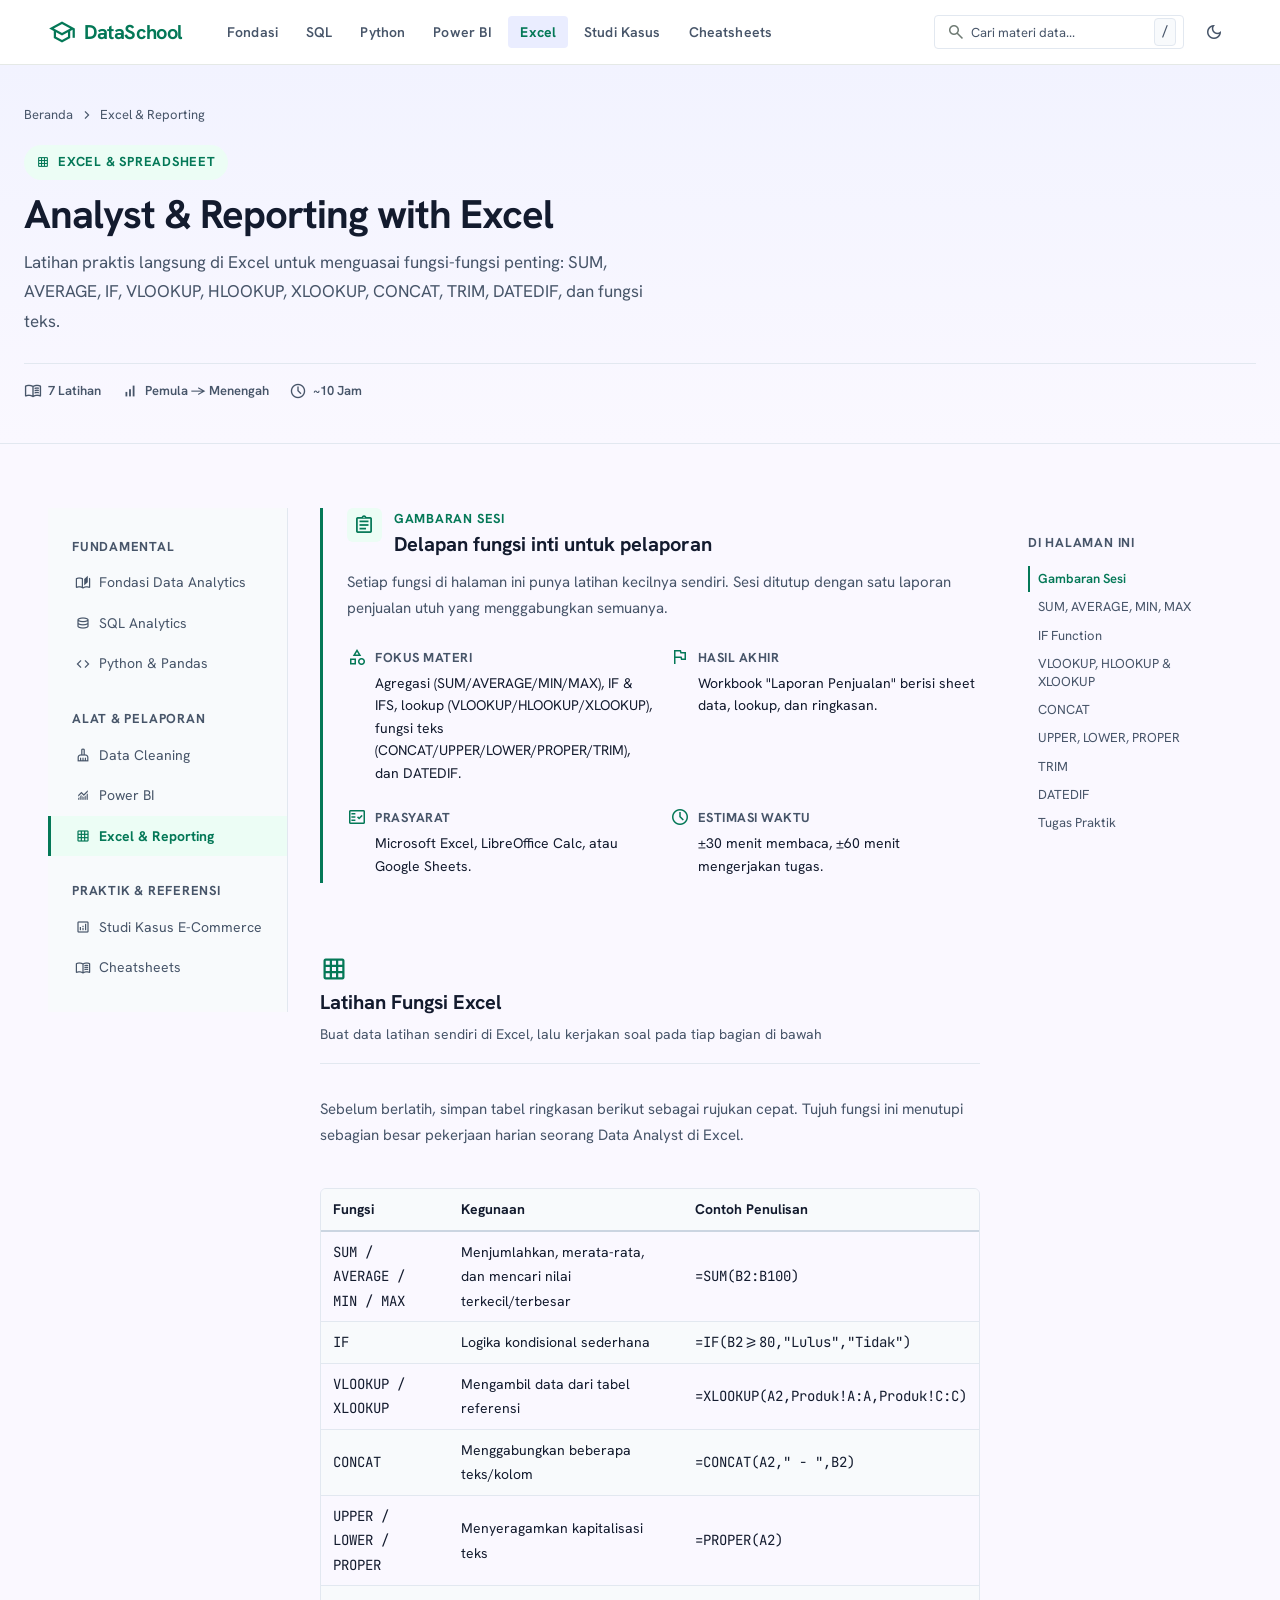
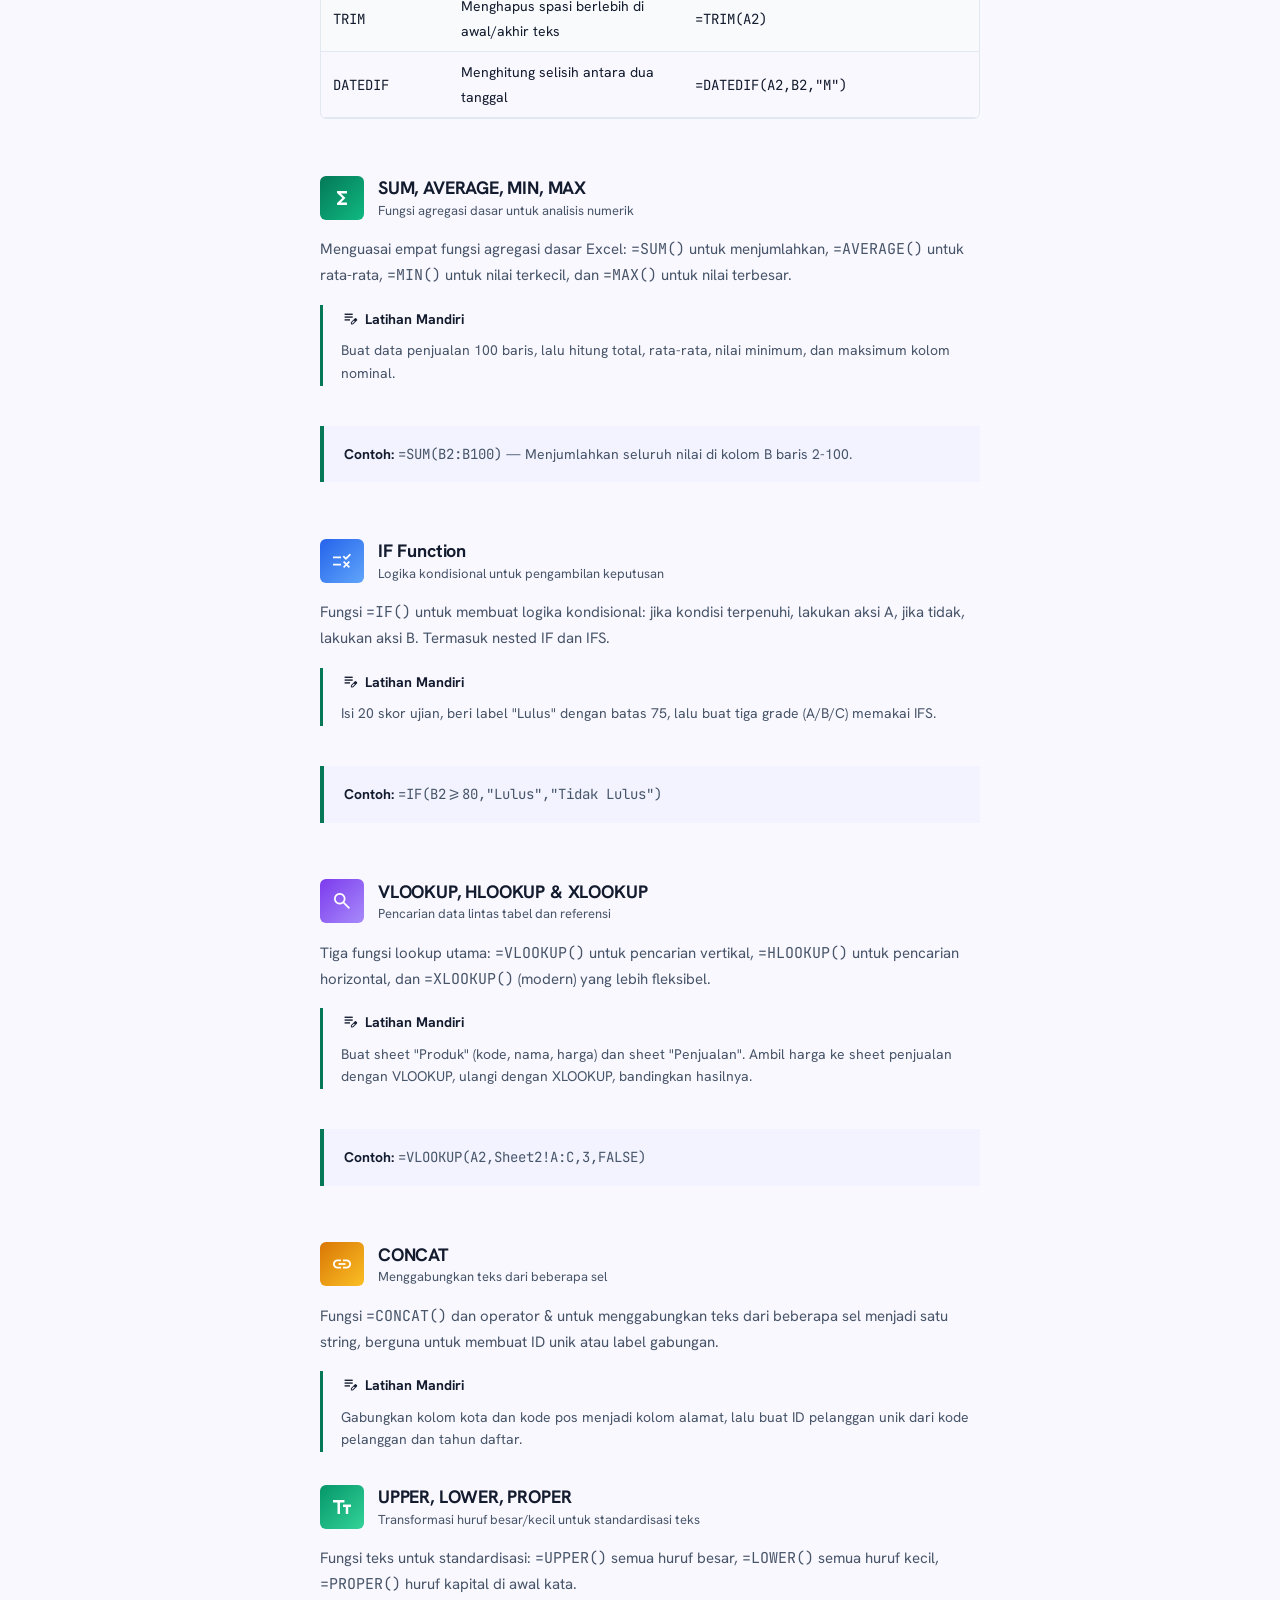
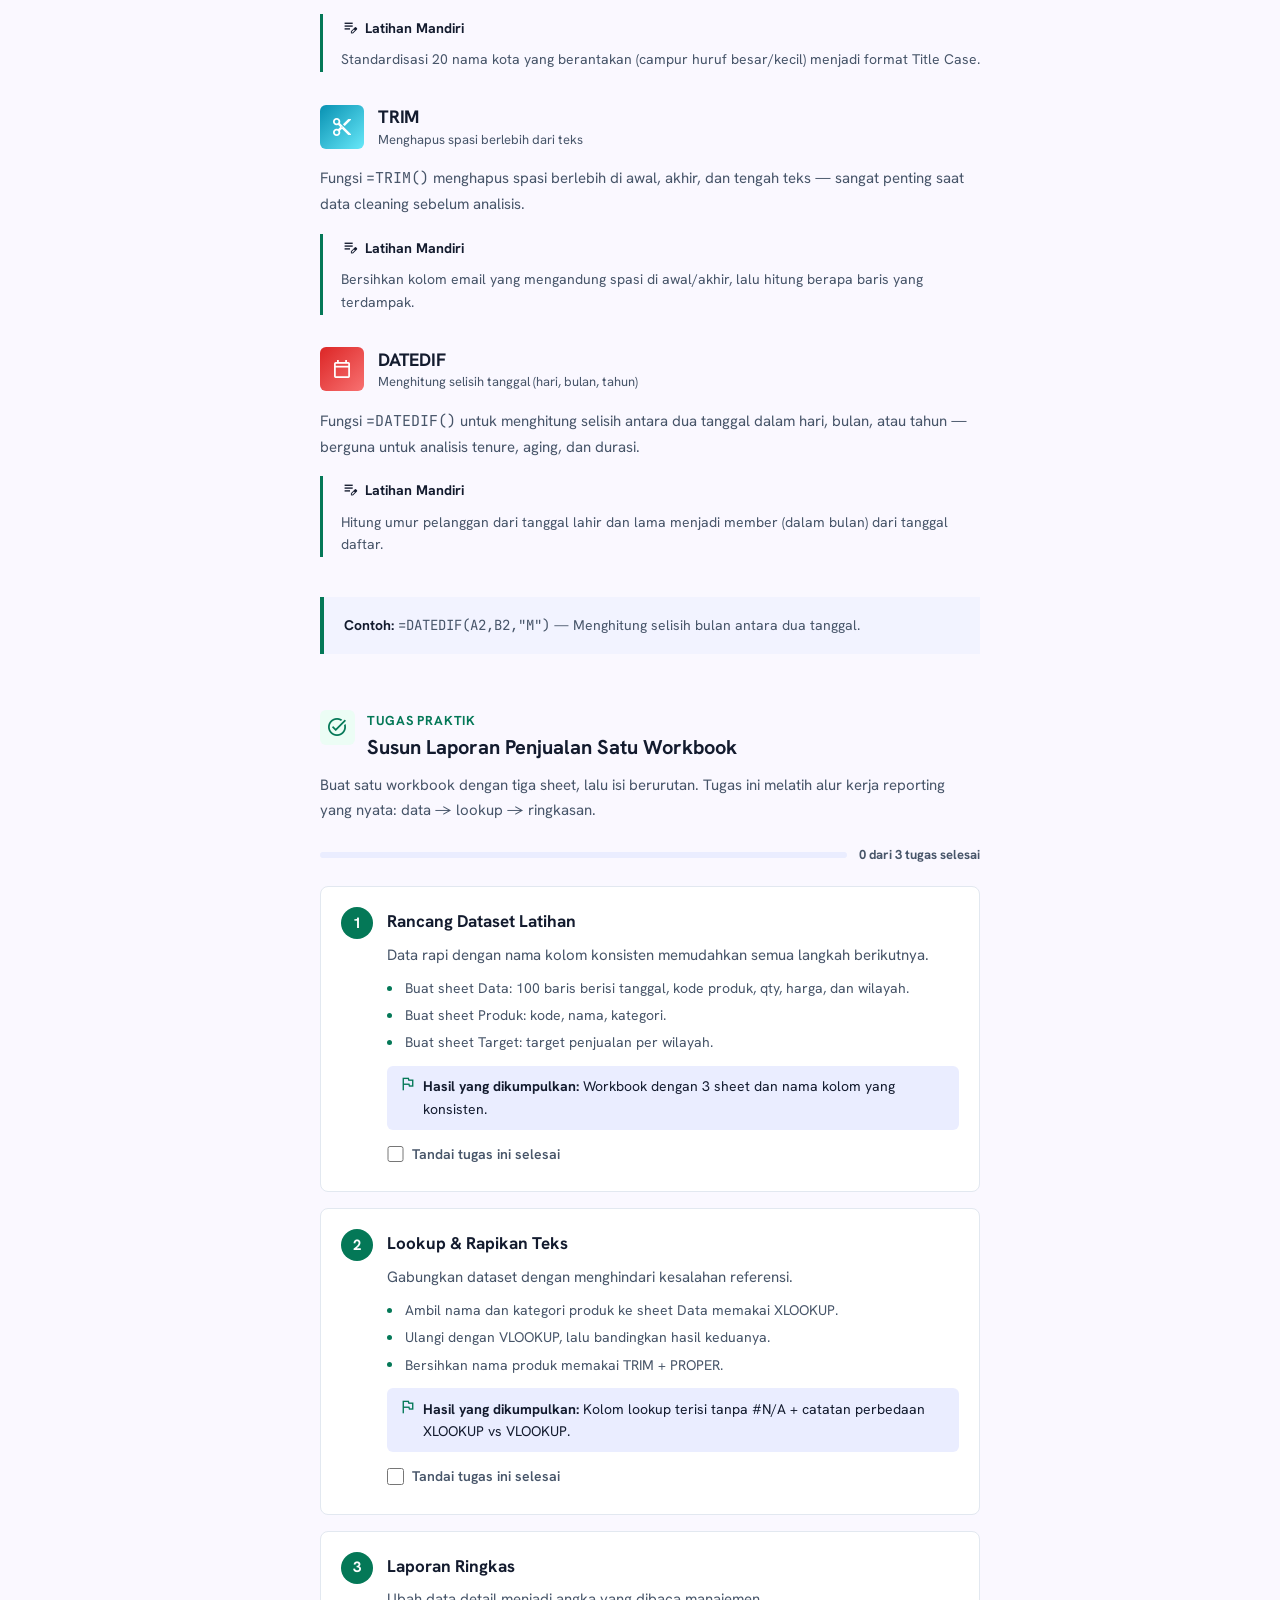
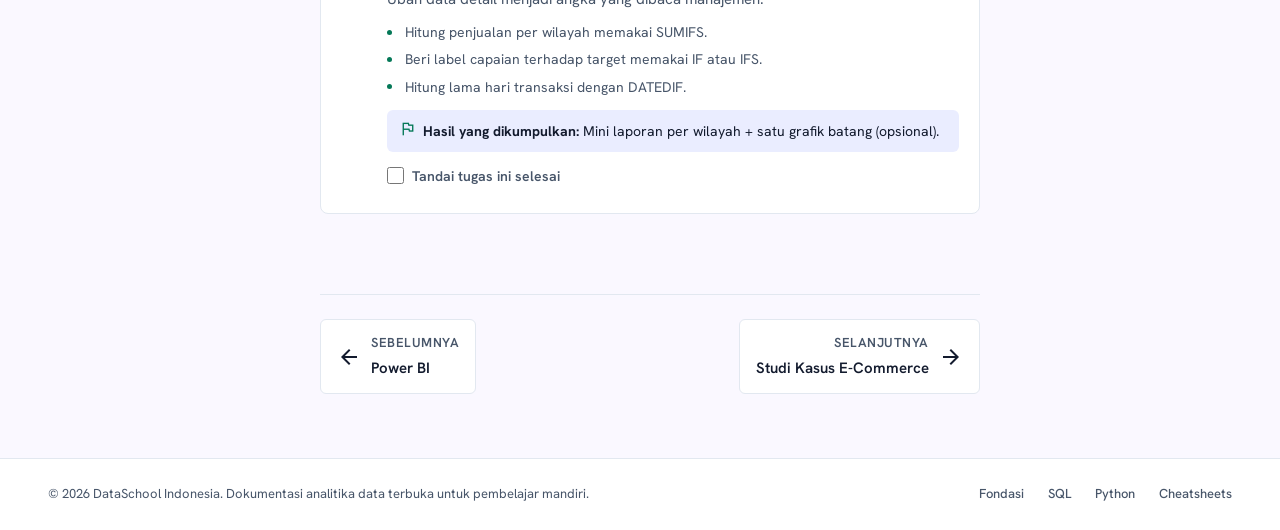
<file: website/excel-tutorial.html>
<!DOCTYPE html>
<html lang="id">
<head>
  <meta charset="utf-8">
  <meta name="viewport" content="width=device-width, initial-scale=1.0">
  <title>Excel & Reporting — DataSchool</title>
  <meta name="description" content="Latihan Excel untuk analisis data dan reporting: SUM, AVERAGE, IF, VLOOKUP, HLOOKUP, XLOOKUP, CONCAT, TRIM, DATEDIF, dan fungsi teks.">
  <link rel="preconnect" href="https://fonts.googleapis.com">
  <link crossorigin href="https://fonts.gstatic.com" rel="preconnect">
  <link href="https://fonts.googleapis.com/css2?family=Hanken+Grotesk:ital,wght@0,300..900;1,300..900&family=JetBrains+Mono:ital,wght@0,100..800;1,100..800&display=swap" rel="stylesheet">
  <link href="https://fonts.googleapis.com/css2?family=Material+Symbols+Outlined:opsz,wght,FILL,GRAD@20..48,100..700,0..1,-50..200" rel="stylesheet">
  <link rel="stylesheet" href="styles.css">
</head>
<body>
  <!-- ===== HEADER ===== -->
  <header class="header" id="main-header">
    <div class="header__inner">
      <div class="header__left">
        <a href="index.html" class="logo">
          <span class="logo__icon material-symbols-outlined">school</span>
          <span class="logo__text">DataSchool</span>
        </a>
        <nav class="nav-desktop" id="desktop-nav">
          <a href="fundamental.html" class="nav-link">Fondasi</a>
          <a href="sql-tutorial.html" class="nav-link">SQL</a>
          <a href="python-tutorial.html" class="nav-link">Python</a>
          <a href="powerbi-tutorial.html" class="nav-link">Power BI</a>
          <a href="excel-tutorial.html" class="nav-link active">Excel</a>
          <a href="ecommerce-case-study.html" class="nav-link">Studi Kasus</a>
          <a href="cheatsheets.html" class="nav-link">Cheatsheets</a>
        </nav>
      </div>
      <div class="header__right">
        <div class="search-bar" id="global-search">
          <span class="material-symbols-outlined search-bar__icon">search</span>
          <input type="text" placeholder="Cari materi data..." class="search-bar__input" id="search-input">
          <kbd class="search-bar__kbd">/</kbd>
        </div>
        <div class="header__actions">
          <button class="btn-icon" title="Ganti tema terang / gelap" id="theme-toggle">
            <span class="material-symbols-outlined">dark_mode</span>
          </button>
        </div>
      </div>
      <button class="mobile-menu-btn" id="mobile-menu-btn" aria-label="Buka menu navigasi">
        <span class="material-symbols-outlined">menu</span>
      </button>
    </div>
  </header>

  <!-- ===== MOBILE NAV DRAWER ===== -->
  <div class="mobile-drawer" id="mobile-drawer">
    <div class="mobile-drawer__overlay" id="drawer-overlay"></div>
    <div class="mobile-drawer__content">
      <div class="mobile-drawer__header">
        <a href="index.html" class="logo">
          <span class="logo__icon material-symbols-outlined">school</span>
          <span class="logo__text">DataSchool</span>
        </a>
        <button class="btn-icon" id="close-drawer" aria-label="Tutup menu navigasi">
          <span class="material-symbols-outlined">close</span>
        </button>
      </div>
      <nav class="mobile-drawer__nav">
        <a href="index.html" class="mobile-nav-link">
          <span class="material-symbols-outlined">home</span>Beranda
        </a>
        <a href="fundamental.html" class="mobile-nav-link">
          <span class="material-symbols-outlined">auto_stories</span>Fondasi
        </a>
        <a href="sql-tutorial.html" class="mobile-nav-link">
          <span class="material-symbols-outlined">database</span>SQL
        </a>
        <a href="python-tutorial.html" class="mobile-nav-link">
          <span class="material-symbols-outlined">code</span>Python
        </a>
        <a href="powerbi-tutorial.html" class="mobile-nav-link">
          <span class="material-symbols-outlined">monitoring</span>Power BI
        </a>
        <a href="excel-tutorial.html" class="mobile-nav-link mobile-nav-link--active">
          <span class="material-symbols-outlined">grid_on</span>Excel
        </a>
        <a href="data-cleaning.html" class="mobile-nav-link">
          <span class="material-symbols-outlined">cleaning_services</span>Data Cleaning
        </a>
        <a href="ecommerce-case-study.html" class="mobile-nav-link">
          <span class="material-symbols-outlined">analytics</span>Studi Kasus
        </a>
        <a href="cheatsheets.html" class="mobile-nav-link">
          <span class="material-symbols-outlined">menu_book</span>Cheatsheets
        </a>
      </nav>
    </div>
  </div>

  <!-- ===== MAIN CONTENT ===== -->
  <main class="main">
    <!-- Hero -->
    <section class="content-hero" id="excel-hero">
      <div class="content-hero__container">
        <div class="content-hero__breadcrumb">
          <a href="index.html">Beranda</a>
          <span class="material-symbols-outlined" style="font-size:16px">chevron_right</span>
          <span>Excel & Reporting</span>
        </div>
        <div class="content-hero__badge">
          <span class="material-symbols-outlined" style="font-size:14px">grid_on</span>
          <span>EXCEL & SPREADSHEET</span>
        </div>
        <h1 class="content-hero__title">Analyst &amp; Reporting with Excel</h1>
        <p class="content-hero__subtitle">
          Latihan praktis langsung di Excel untuk menguasai fungsi-fungsi penting: SUM, AVERAGE, IF, VLOOKUP, HLOOKUP, XLOOKUP, CONCAT, TRIM, DATEDIF, dan fungsi teks.
        </p>
        <div class="content-hero__meta">
          <span class="content-hero__meta-item">
            <span class="material-symbols-outlined" style="font-size:18px">menu_book</span>
            7 Latihan
          </span>
          <span class="content-hero__meta-item">
            <span class="material-symbols-outlined" style="font-size:18px">signal_cellular_alt</span>
            Pemula → Menengah
          </span>
          <span class="content-hero__meta-item">
            <span class="material-symbols-outlined" style="font-size:18px">schedule</span>
            ~10 Jam
          </span>
        </div>
      </div>
    </section>

    <!-- Content Body -->
    <section class="section" id="excel-content">
      <div class="section__container">
        <div class="content-layout content-layout--toc">
          <!-- Sidebar -->
          <aside class="content-sidebar" id="kurikulum-sidebar">
            <div class="sidebar__section-title">Fundamental</div>
            <a href="fundamental.html" class="sidebar__item"><span class="material-symbols-outlined" style="font-size:16px">auto_stories</span>Fondasi Data Analytics</a>
            <a href="sql-tutorial.html" class="sidebar__item"><span class="material-symbols-outlined" style="font-size:16px">database</span>SQL Analytics</a>
            <a href="python-tutorial.html" class="sidebar__item"><span class="material-symbols-outlined" style="font-size:16px">code</span>Python & Pandas</a>
            <div class="sidebar__section-title">Alat & Pelaporan</div>
            <a href="data-cleaning.html" class="sidebar__item"><span class="material-symbols-outlined" style="font-size:16px">cleaning_services</span>Data Cleaning</a>
            <a href="powerbi-tutorial.html" class="sidebar__item"><span class="material-symbols-outlined" style="font-size:16px">monitoring</span>Power BI</a>
            <a href="excel-tutorial.html" class="sidebar__item active"><span class="material-symbols-outlined" style="font-size:16px">grid_on</span>Excel & Reporting</a>
            <div class="sidebar__section-title">Praktik & Referensi</div>
            <a href="ecommerce-case-study.html" class="sidebar__item"><span class="material-symbols-outlined" style="font-size:16px">analytics</span>Studi Kasus E-Commerce</a>
            <a href="cheatsheets.html" class="sidebar__item"><span class="material-symbols-outlined" style="font-size:16px">menu_book</span>Cheatsheets</a>
          </aside>

          <!-- Main Content -->
          <div class="content-body">

    <!-- Gambaran Sesi -->
            <section class="session-brief" id="gambaran-sesi">
              <div class="session-brief__head">
                <span class="material-symbols-outlined session-brief__icon">assignment</span>
                <div>
                  <span class="session-brief__eyebrow">Gambaran Sesi</span>
                  <h2 class="session-brief__title">Delapan fungsi inti untuk pelaporan</h2>
                </div>
              </div>
              <p class="session-brief__intro">Setiap fungsi di halaman ini punya latihan kecilnya sendiri. Sesi ditutup dengan satu laporan penjualan utuh yang menggabungkan semuanya.</p>
              <div class="session-brief__grid">
                <div class="session-brief__item">
                  <span class="material-symbols-outlined">category</span>
                  <div>
                    <span class="session-brief__label">Fokus Materi</span>
                    <p>Agregasi (SUM/AVERAGE/MIN/MAX), IF & IFS, lookup (VLOOKUP/HLOOKUP/XLOOKUP), fungsi teks (CONCAT/UPPER/LOWER/PROPER/TRIM), dan DATEDIF.</p>
                  </div>
                </div>
                <div class="session-brief__item">
                  <span class="material-symbols-outlined">flag</span>
                  <div>
                    <span class="session-brief__label">Hasil Akhir</span>
                    <p>Workbook "Laporan Penjualan" berisi sheet data, lookup, dan ringkasan.</p>
                  </div>
                </div>
                <div class="session-brief__item">
                  <span class="material-symbols-outlined">fact_check</span>
                  <div>
                    <span class="session-brief__label">Prasyarat</span>
                    <p>Microsoft Excel, LibreOffice Calc, atau Google Sheets.</p>
                  </div>
                </div>
                <div class="session-brief__item">
                  <span class="material-symbols-outlined">schedule</span>
                  <div>
                    <span class="session-brief__label">Estimasi Waktu</span>
                    <p>±30 menit membaca, ±60 menit mengerjakan tugas.</p>
                  </div>
                </div>
              </div>
            </section>
            <div class="content-divider">
              <span class="material-symbols-outlined">grid_on</span>
              <h2>Latihan Fungsi Excel</h2>
              <p>Buat data latihan sendiri di Excel, lalu kerjakan soal pada tiap bagian di bawah</p>
            </div>

            <article class="content-article" id="referensi-cepat">
              <div class="article-content">
                <p>Sebelum berlatih, simpan tabel ringkasan berikut sebagai rujukan cepat. Tujuh fungsi ini menutupi sebagian besar pekerjaan harian seorang Data Analyst di Excel.</p>
                <div class="data-table-wrap">
                  <table class="data-table">
                    <thead>
                      <tr>
                        <th>Fungsi</th>
                        <th>Kegunaan</th>
                        <th>Contoh Penulisan</th>
                      </tr>
                    </thead>
                    <tbody>
                      <tr>
                        <td><code>SUM / AVERAGE / MIN / MAX</code></td>
                        <td>Menjumlahkan, merata-rata, dan mencari nilai terkecil/terbesar</td>
                        <td><code>=SUM(B2:B100)</code></td>
                      </tr>
                      <tr>
                        <td><code>IF</code></td>
                        <td>Logika kondisional sederhana</td>
                        <td><code>=IF(B2&gt;=80,"Lulus","Tidak")</code></td>
                      </tr>
                      <tr>
                        <td><code>VLOOKUP / XLOOKUP</code></td>
                        <td>Mengambil data dari tabel referensi</td>
                        <td><code>=XLOOKUP(A2,Produk!A:A,Produk!C:C)</code></td>
                      </tr>
                      <tr>
                        <td><code>CONCAT</code></td>
                        <td>Menggabungkan beberapa teks/kolom</td>
                        <td><code>=CONCAT(A2," - ",B2)</code></td>
                      </tr>
                      <tr>
                        <td><code>UPPER / LOWER / PROPER</code></td>
                        <td>Menyeragamkan kapitalisasi teks</td>
                        <td><code>=PROPER(A2)</code></td>
                      </tr>
                      <tr>
                        <td><code>TRIM</code></td>
                        <td>Menghapus spasi berlebih di awal/akhir teks</td>
                        <td><code>=TRIM(A2)</code></td>
                      </tr>
                      <tr>
                        <td><code>DATEDIF</code></td>
                        <td>Menghitung selisih antara dua tanggal</td>
                        <td><code>=DATEDIF(A2,B2,"M")</code></td>
                      </tr>
                    </tbody>
                  </table>
                </div>
              </div>
            </article>

            <article class="content-article" id="excel-sum">
              <div class="article-header">
                <div class="article-header__icon" style="background:linear-gradient(135deg,#047857,#10B981)">
                  <span class="material-symbols-outlined">functions</span>
                </div>
                <div>
                  <h2>SUM, AVERAGE, MIN, MAX</h2>
                  <p class="article-header__sub">Fungsi agregasi dasar untuk analisis numerik</p>
                </div>
              </div>
              <div class="article-content">
                <p>Menguasai empat fungsi agregasi dasar Excel: <code>=SUM()</code> untuk menjumlahkan, <code>=AVERAGE()</code> untuk rata-rata, <code>=MIN()</code> untuk nilai terkecil, dan <code>=MAX()</code> untuk nilai terbesar.</p>
                <div class="info-card info-card--primary">
                  <h4><span class="material-symbols-outlined" style="font-size:18px">edit_note</span> Latihan Mandiri</h4>
                  <p>Buat data penjualan 100 baris, lalu hitung total, rata-rata, nilai minimum, dan maksimum kolom nominal.</p>
                </div>
                <div class="callout callout--example">
                  <strong>Contoh:</strong> <code>=SUM(B2:B100)</code> — Menjumlahkan seluruh nilai di kolom B baris 2-100.
                </div>
              </div>
            </article>

            <article class="content-article" id="excel-if">
              <div class="article-header">
                <div class="article-header__icon" style="background:linear-gradient(135deg,#2563EB,#60A5FA)">
                  <span class="material-symbols-outlined">rule</span>
                </div>
                <div>
                  <h2>IF Function</h2>
                  <p class="article-header__sub">Logika kondisional untuk pengambilan keputusan</p>
                </div>
              </div>
              <div class="article-content">
                <p>Fungsi <code>=IF()</code> untuk membuat logika kondisional: jika kondisi terpenuhi, lakukan aksi A, jika tidak, lakukan aksi B. Termasuk nested IF dan IFS.</p>
                <div class="info-card info-card--primary">
                  <h4><span class="material-symbols-outlined" style="font-size:18px">edit_note</span> Latihan Mandiri</h4>
                  <p>Isi 20 skor ujian, beri label "Lulus" dengan batas 75, lalu buat tiga grade (A/B/C) memakai IFS.</p>
                </div>
                <div class="callout callout--example">
                  <strong>Contoh:</strong> <code>=IF(B2>=80,"Lulus","Tidak Lulus")</code>
                </div>
              </div>
            </article>

            <article class="content-article" id="excel-lookup">
              <div class="article-header">
                <div class="article-header__icon" style="background:linear-gradient(135deg,#7C3AED,#A78BFA)">
                  <span class="material-symbols-outlined">search</span>
                </div>
                <div>
                  <h2>VLOOKUP, HLOOKUP & XLOOKUP</h2>
                  <p class="article-header__sub">Pencarian data lintas tabel dan referensi</p>
                </div>
              </div>
              <div class="article-content">
                <p>Tiga fungsi lookup utama: <code>=VLOOKUP()</code> untuk pencarian vertikal, <code>=HLOOKUP()</code> untuk pencarian horizontal, dan <code>=XLOOKUP()</code> (modern) yang lebih fleksibel.</p>
                <div class="info-card info-card--primary">
                  <h4><span class="material-symbols-outlined" style="font-size:18px">edit_note</span> Latihan Mandiri</h4>
                  <p>Buat sheet "Produk" (kode, nama, harga) dan sheet "Penjualan". Ambil harga ke sheet penjualan dengan VLOOKUP, ulangi dengan XLOOKUP, bandingkan hasilnya.</p>
                </div>
                <div class="callout callout--example">
                  <strong>Contoh:</strong> <code>=VLOOKUP(A2,Sheet2!A:C,3,FALSE)</code>
                </div>
              </div>
            </article>

            <article class="content-article" id="excel-concat">
              <div class="article-header">
                <div class="article-header__icon" style="background:linear-gradient(135deg,#D97706,#FBBF24)">
                  <span class="material-symbols-outlined">link</span>
                </div>
                <div>
                  <h2>CONCAT</h2>
                  <p class="article-header__sub">Menggabungkan teks dari beberapa sel</p>
                </div>
              </div>
              <div class="article-content">
                <p>Fungsi <code>=CONCAT()</code> dan operator <code>&amp;</code> untuk menggabungkan teks dari beberapa sel menjadi satu string, berguna untuk membuat ID unik atau label gabungan.</p>
                <div class="info-card info-card--primary">
                  <h4><span class="material-symbols-outlined" style="font-size:18px">edit_note</span> Latihan Mandiri</h4>
                  <p>Gabungkan kolom kota dan kode pos menjadi kolom alamat, lalu buat ID pelanggan unik dari kode pelanggan dan tahun daftar.</p>
                </div>
              </div>
            </article>

            <article class="content-article" id="excel-text">
              <div class="article-header">
                <div class="article-header__icon" style="background:linear-gradient(135deg,#059669,#34D399)">
                  <span class="material-symbols-outlined">text_fields</span>
                </div>
                <div>
                  <h2>UPPER, LOWER, PROPER</h2>
                  <p class="article-header__sub">Transformasi huruf besar/kecil untuk standardisasi teks</p>
                </div>
              </div>
              <div class="article-content">
                <p>Fungsi teks untuk standardisasi: <code>=UPPER()</code> semua huruf besar, <code>=LOWER()</code> semua huruf kecil, <code>=PROPER()</code> huruf kapital di awal kata.</p>
                <div class="info-card info-card--primary">
                  <h4><span class="material-symbols-outlined" style="font-size:18px">edit_note</span> Latihan Mandiri</h4>
                  <p>Standardisasi 20 nama kota yang berantakan (campur huruf besar/kecil) menjadi format Title Case.</p>
                </div>
              </div>
            </article>

            <article class="content-article" id="excel-trim">
              <div class="article-header">
                <div class="article-header__icon" style="background:linear-gradient(135deg,#0891B2,#67E8F9)">
                  <span class="material-symbols-outlined">content_cut</span>
                </div>
                <div>
                  <h2>TRIM</h2>
                  <p class="article-header__sub">Menghapus spasi berlebih dari teks</p>
                </div>
              </div>
              <div class="article-content">
                <p>Fungsi <code>=TRIM()</code> menghapus spasi berlebih di awal, akhir, dan tengah teks — sangat penting saat data cleaning sebelum analisis.</p>
                <div class="info-card info-card--primary">
                  <h4><span class="material-symbols-outlined" style="font-size:18px">edit_note</span> Latihan Mandiri</h4>
                  <p>Bersihkan kolom email yang mengandung spasi di awal/akhir, lalu hitung berapa baris yang terdampak.</p>
                </div>
              </div>
            </article>

            <article class="content-article" id="excel-datedif">
              <div class="article-header">
                <div class="article-header__icon" style="background:linear-gradient(135deg,#DC2626,#F87171)">
                  <span class="material-symbols-outlined">calendar_today</span>
                </div>
                <div>
                  <h2>DATEDIF</h2>
                  <p class="article-header__sub">Menghitung selisih tanggal (hari, bulan, tahun)</p>
                </div>
              </div>
              <div class="article-content">
                <p>Fungsi <code>=DATEDIF()</code> untuk menghitung selisih antara dua tanggal dalam hari, bulan, atau tahun — berguna untuk analisis tenure, aging, dan durasi.</p>
                <div class="info-card info-card--primary">
                  <h4><span class="material-symbols-outlined" style="font-size:18px">edit_note</span> Latihan Mandiri</h4>
                  <p>Hitung umur pelanggan dari tanggal lahir dan lama menjadi member (dalam bulan) dari tanggal daftar.</p>
                </div>
                <div class="callout callout--example">
                  <strong>Contoh:</strong> <code>=DATEDIF(A2,B2,"M")</code> — Menghitung selisih bulan antara dua tanggal.
                </div>
              </div>
            </article>

            <!-- Nav Footer -->
                <!-- Tugas Praktik -->
            <section class="task-section" id="tugas-praktik">
              <div class="session-brief__head">
                <span class="material-symbols-outlined session-brief__icon">task_alt</span>
                <div>
                  <span class="session-brief__eyebrow">Tugas Praktik</span>
                  <h2 class="session-brief__title">Susun Laporan Penjualan Satu Workbook</h2>
                </div>
              </div>
              <p class="session-brief__intro">Buat satu workbook dengan tiga sheet, lalu isi berurutan. Tugas ini melatih alur kerja reporting yang nyata: data → lookup → ringkasan.</p>
              <div class="task-progress">
                <span class="task-progress__track"><span class="task-progress__bar" id="task-progress-bar"></span></span>
                <span class="task-progress__text" id="task-progress-text">0 dari 3 tugas selesai</span>
              </div>
              <ol class="task-list">
              <li class="task-card">
                <span class="task-card__num">1</span>
                <div class="task-card__body">
                  <h3 class="task-card__title">Rancang Dataset Latihan</h3>
                  <p class="task-card__desc">Data rapi dengan nama kolom konsisten memudahkan semua langkah berikutnya.</p>
                  <ul class="task-card__steps">
                    <li>Buat sheet Data: 100 baris berisi tanggal, kode produk, qty, harga, dan wilayah.</li>
                    <li>Buat sheet Produk: kode, nama, kategori.</li>
                    <li>Buat sheet Target: target penjualan per wilayah.</li>
                  </ul>
                  <div class="task-card__result">
                    <span class="material-symbols-outlined">flag</span>
                    <span><strong>Hasil yang dikumpulkan:</strong> Workbook dengan 3 sheet dan nama kolom yang konsisten.</span>
                  </div>
                  <label class="task-check">
                    <input type="checkbox" data-task="excel-tutorial-1">
                    <span>Tandai tugas ini selesai</span>
                  </label>
                </div>
              </li>
              <li class="task-card">
                <span class="task-card__num">2</span>
                <div class="task-card__body">
                  <h3 class="task-card__title">Lookup & Rapikan Teks</h3>
                  <p class="task-card__desc">Gabungkan dataset dengan menghindari kesalahan referensi.</p>
                  <ul class="task-card__steps">
                    <li>Ambil nama dan kategori produk ke sheet Data memakai XLOOKUP.</li>
                    <li>Ulangi dengan VLOOKUP, lalu bandingkan hasil keduanya.</li>
                    <li>Bersihkan nama produk memakai TRIM + PROPER.</li>
                  </ul>
                  <div class="task-card__result">
                    <span class="material-symbols-outlined">flag</span>
                    <span><strong>Hasil yang dikumpulkan:</strong> Kolom lookup terisi tanpa #N/A + catatan perbedaan XLOOKUP vs VLOOKUP.</span>
                  </div>
                  <label class="task-check">
                    <input type="checkbox" data-task="excel-tutorial-2">
                    <span>Tandai tugas ini selesai</span>
                  </label>
                </div>
              </li>
              <li class="task-card">
                <span class="task-card__num">3</span>
                <div class="task-card__body">
                  <h3 class="task-card__title">Laporan Ringkas</h3>
                  <p class="task-card__desc">Ubah data detail menjadi angka yang dibaca manajemen.</p>
                  <ul class="task-card__steps">
                    <li>Hitung penjualan per wilayah memakai SUMIFS.</li>
                    <li>Beri label capaian terhadap target memakai IF atau IFS.</li>
                    <li>Hitung lama hari transaksi dengan DATEDIF.</li>
                  </ul>
                  <div class="task-card__result">
                    <span class="material-symbols-outlined">flag</span>
                    <span><strong>Hasil yang dikumpulkan:</strong> Mini laporan per wilayah + satu grafik batang (opsional).</span>
                  </div>
                  <label class="task-check">
                    <input type="checkbox" data-task="excel-tutorial-3">
                    <span>Tandai tugas ini selesai</span>
                  </label>
                </div>
              </li>
              </ol>
            </section><div class="content-nav-footer">
              <a href="powerbi-tutorial.html" class="content-nav-footer__link content-nav-footer__link--prev">
                <span class="material-symbols-outlined">arrow_back</span>
                <div>
                  <span class="content-nav-footer__label">Sebelumnya</span>
                  <span class="content-nav-footer__title">Power BI</span>
                </div>
              </a>
              <a href="ecommerce-case-study.html" class="content-nav-footer__link content-nav-footer__link--next">
                <div>
                  <span class="content-nav-footer__label">Selanjutnya</span>
                  <span class="content-nav-footer__title">Studi Kasus E-Commerce</span>
                </div>
                <span class="material-symbols-outlined">arrow_forward</span>
              </a>
            </div>
          </div>
          <aside class="toc-rail" id="toc-rail">
            <div class="toc-rail__title">DI HALAMAN INI</div>
            <a href="#gambaran-sesi" class="toc-rail__item">Gambaran Sesi</a>
            <a href="#excel-sum" class="toc-rail__item active">SUM, AVERAGE, MIN, MAX</a>
            <a href="#excel-if" class="toc-rail__item">IF Function</a>
            <a href="#excel-lookup" class="toc-rail__item">VLOOKUP, HLOOKUP &amp; XLOOKUP</a>
            <a href="#excel-concat" class="toc-rail__item">CONCAT</a>
            <a href="#excel-text" class="toc-rail__item">UPPER, LOWER, PROPER</a>
            <a href="#excel-trim" class="toc-rail__item">TRIM</a>
            <a href="#excel-datedif" class="toc-rail__item">DATEDIF</a>
                      <a href="#tugas-praktik" class="toc-rail__item">Tugas Praktik</a>
</aside>
        </div>
      </div>
    </section>
  </main>

  <!-- ===== FOOTER ===== -->
  <footer class="footer" id="main-footer">
    <div class="footer__inner">
      <div class="footer__left">
        <p class="footer__copyright">&copy; 2026 DataSchool Indonesia. Dokumentasi analitika data terbuka untuk pembelajar mandiri.</p>
      </div>
      <div class="footer__links">
        <a href="fundamental.html" class="footer__link">Fondasi</a>
        <a href="sql-tutorial.html" class="footer__link">SQL</a>
        <a href="python-tutorial.html" class="footer__link">Python</a>
        <a href="cheatsheets.html" class="footer__link">Cheatsheets</a>
      </div>
    </div>
  </footer>

  <script src="main.js"></script>
</body>
</html>
</file>
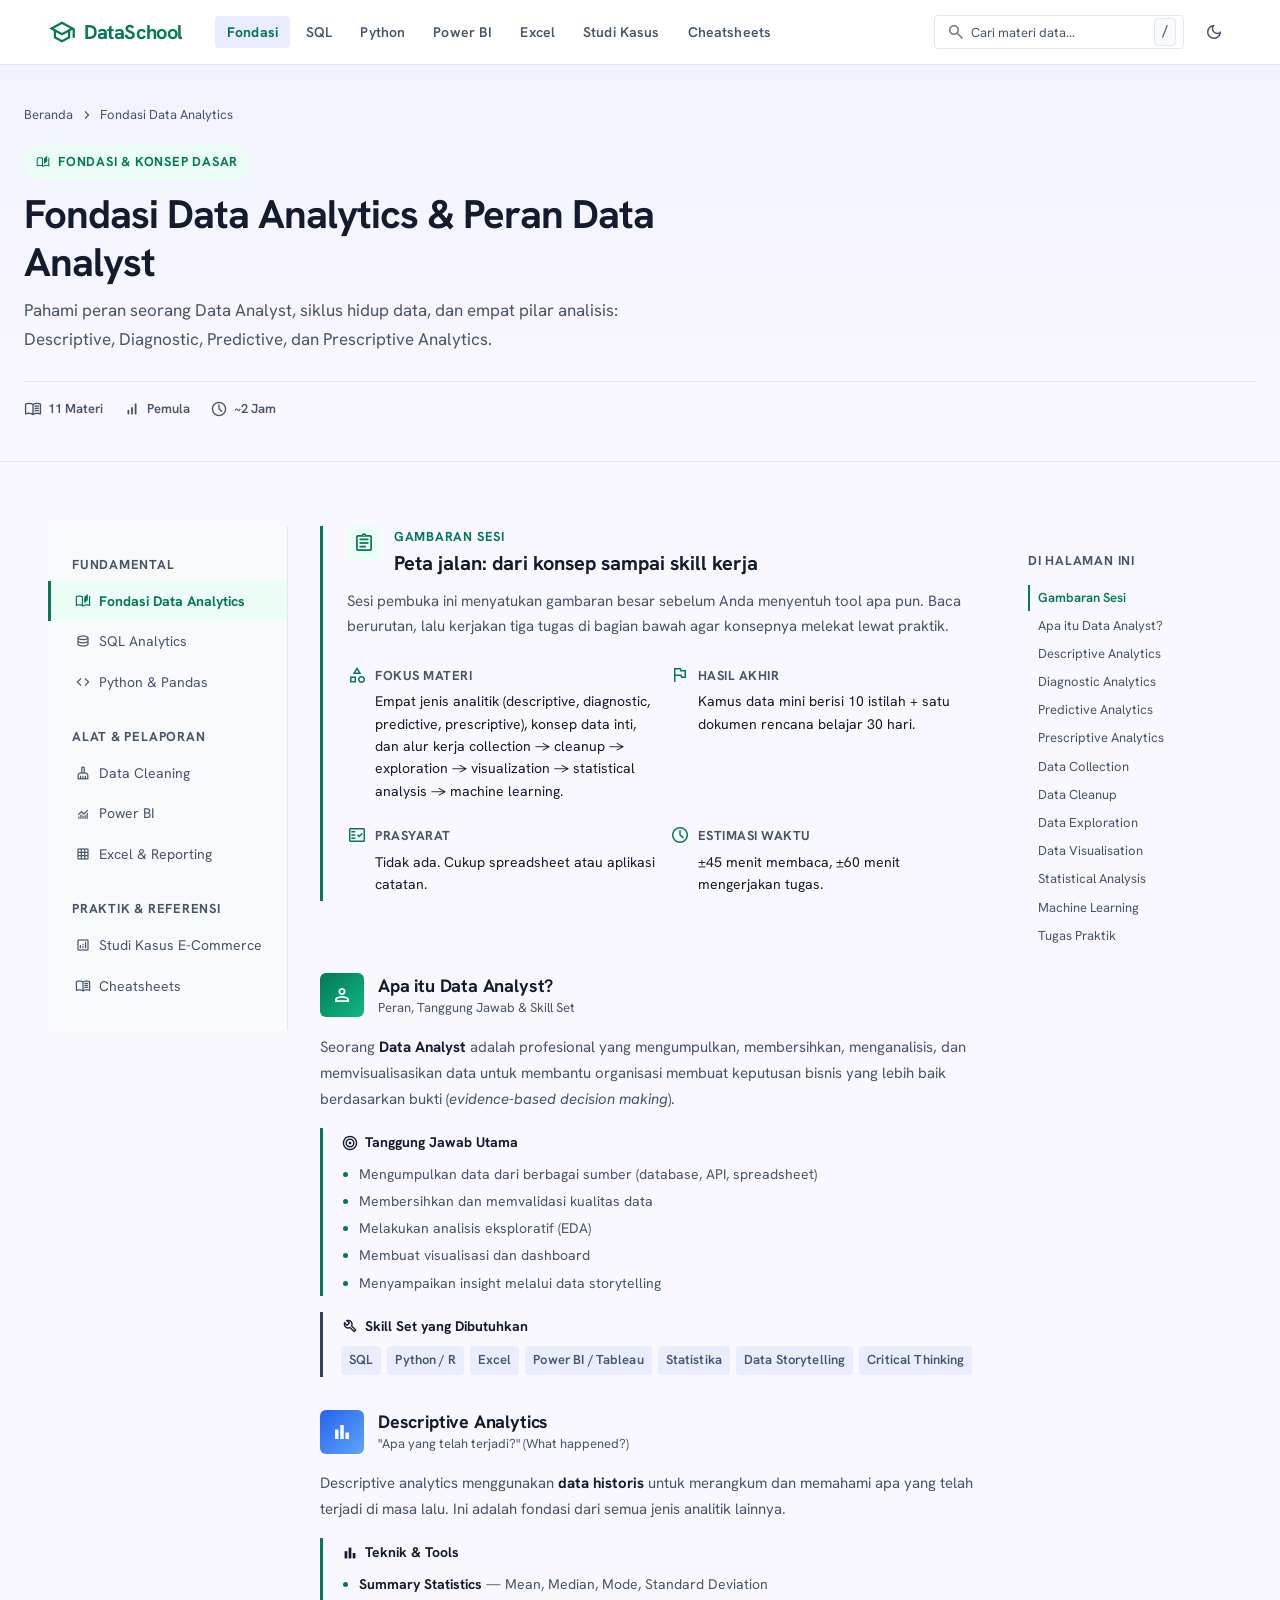
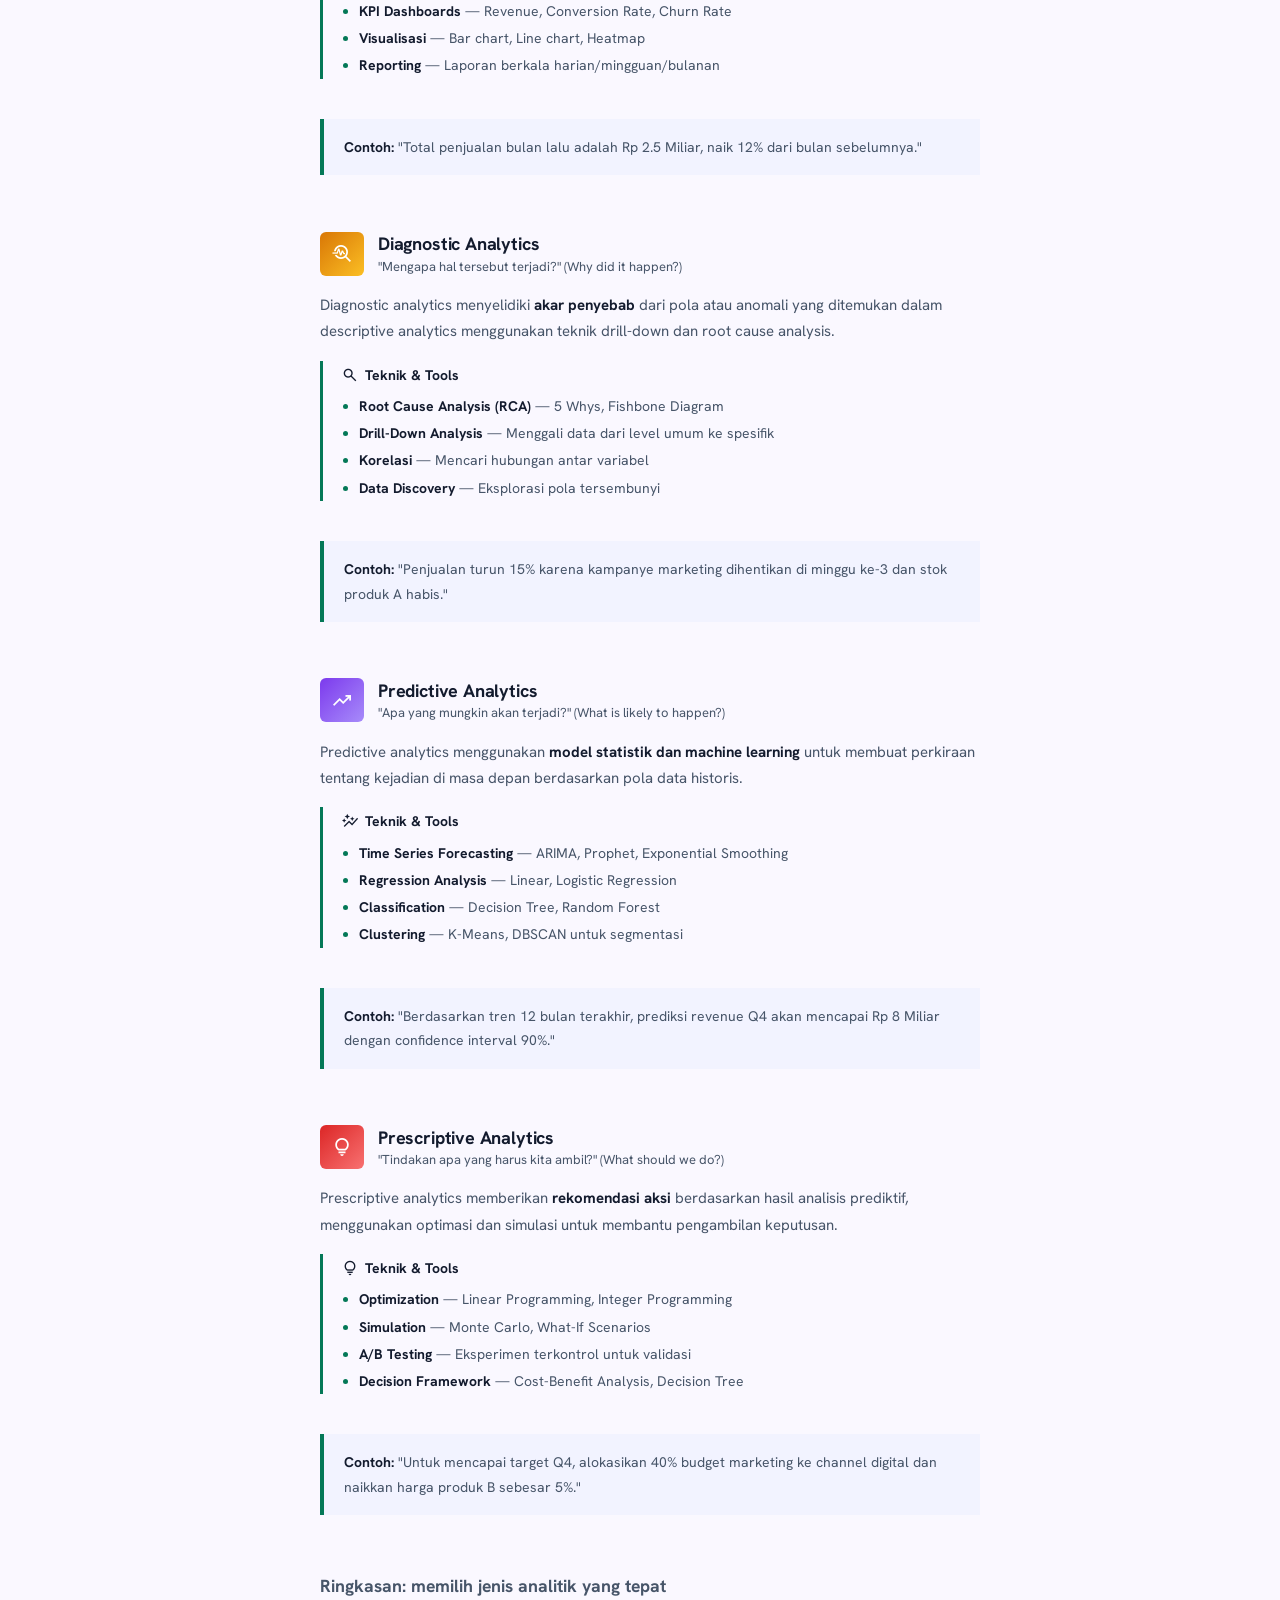
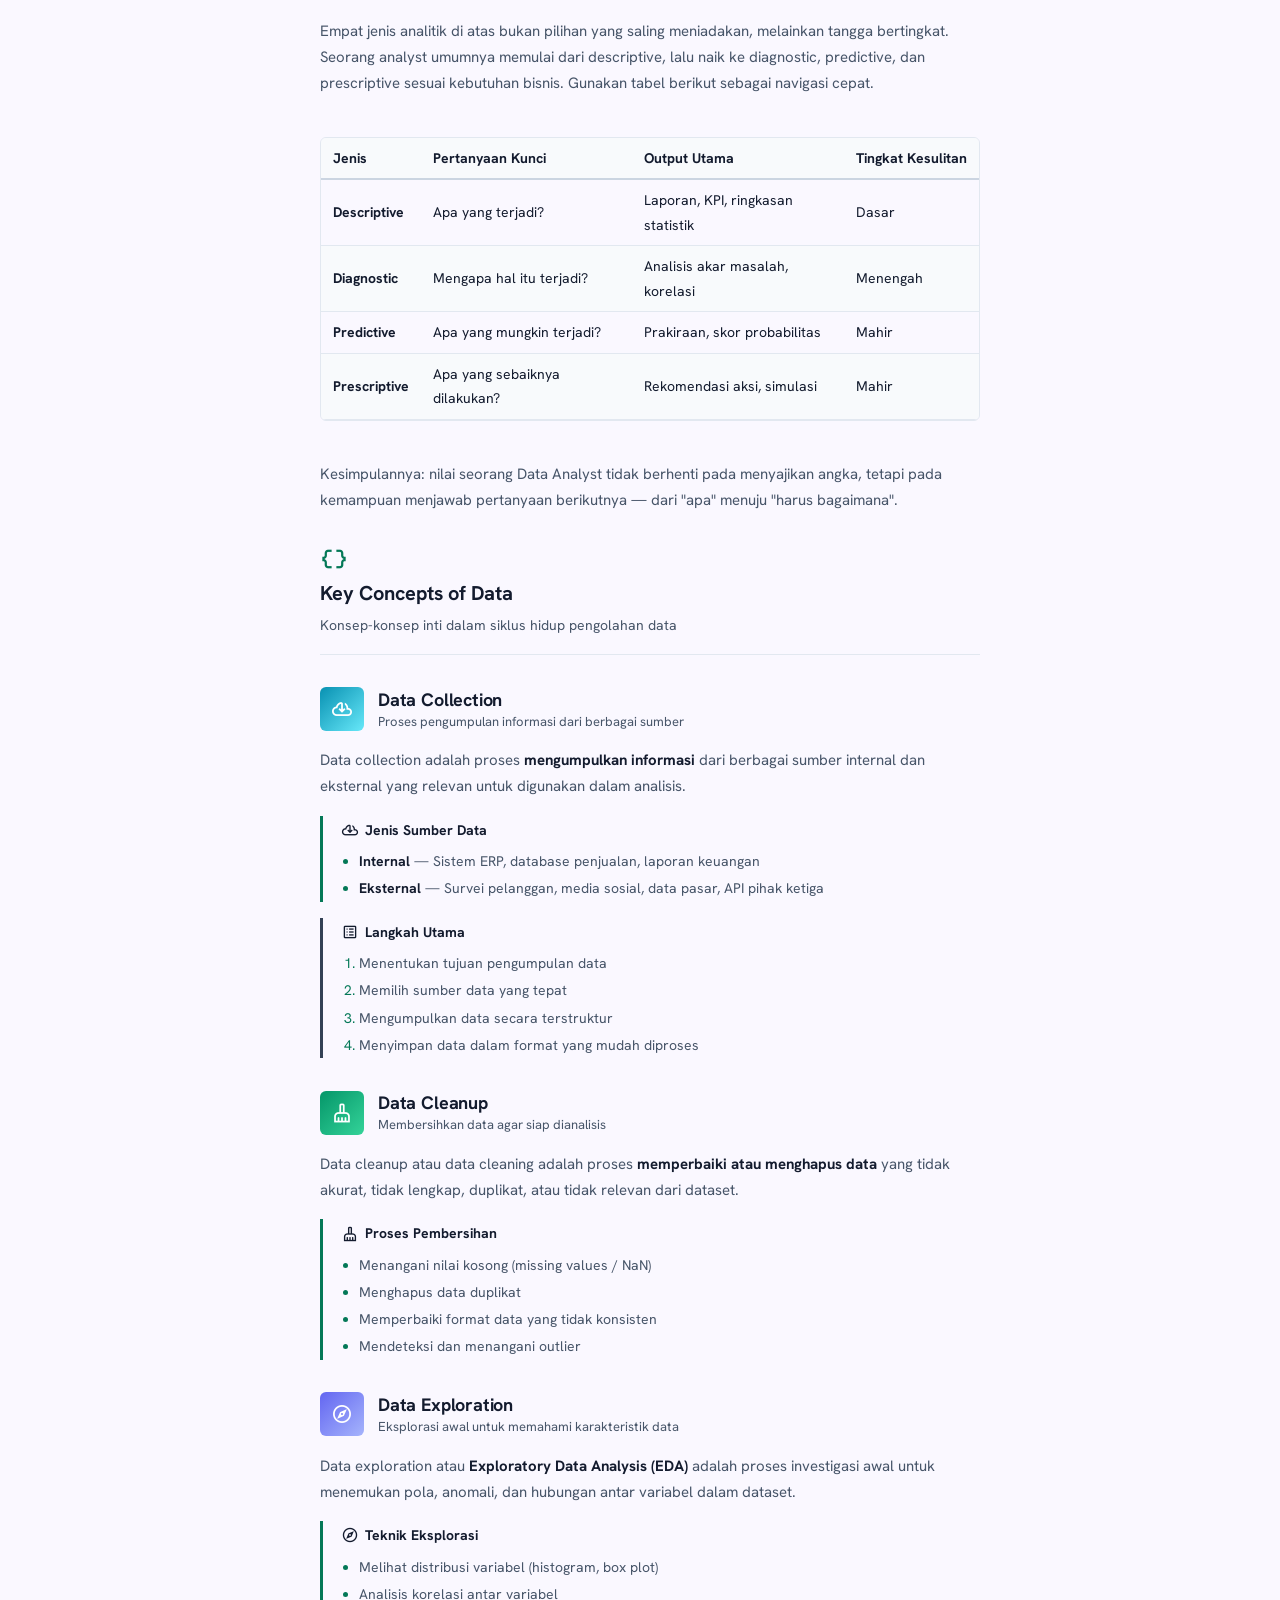
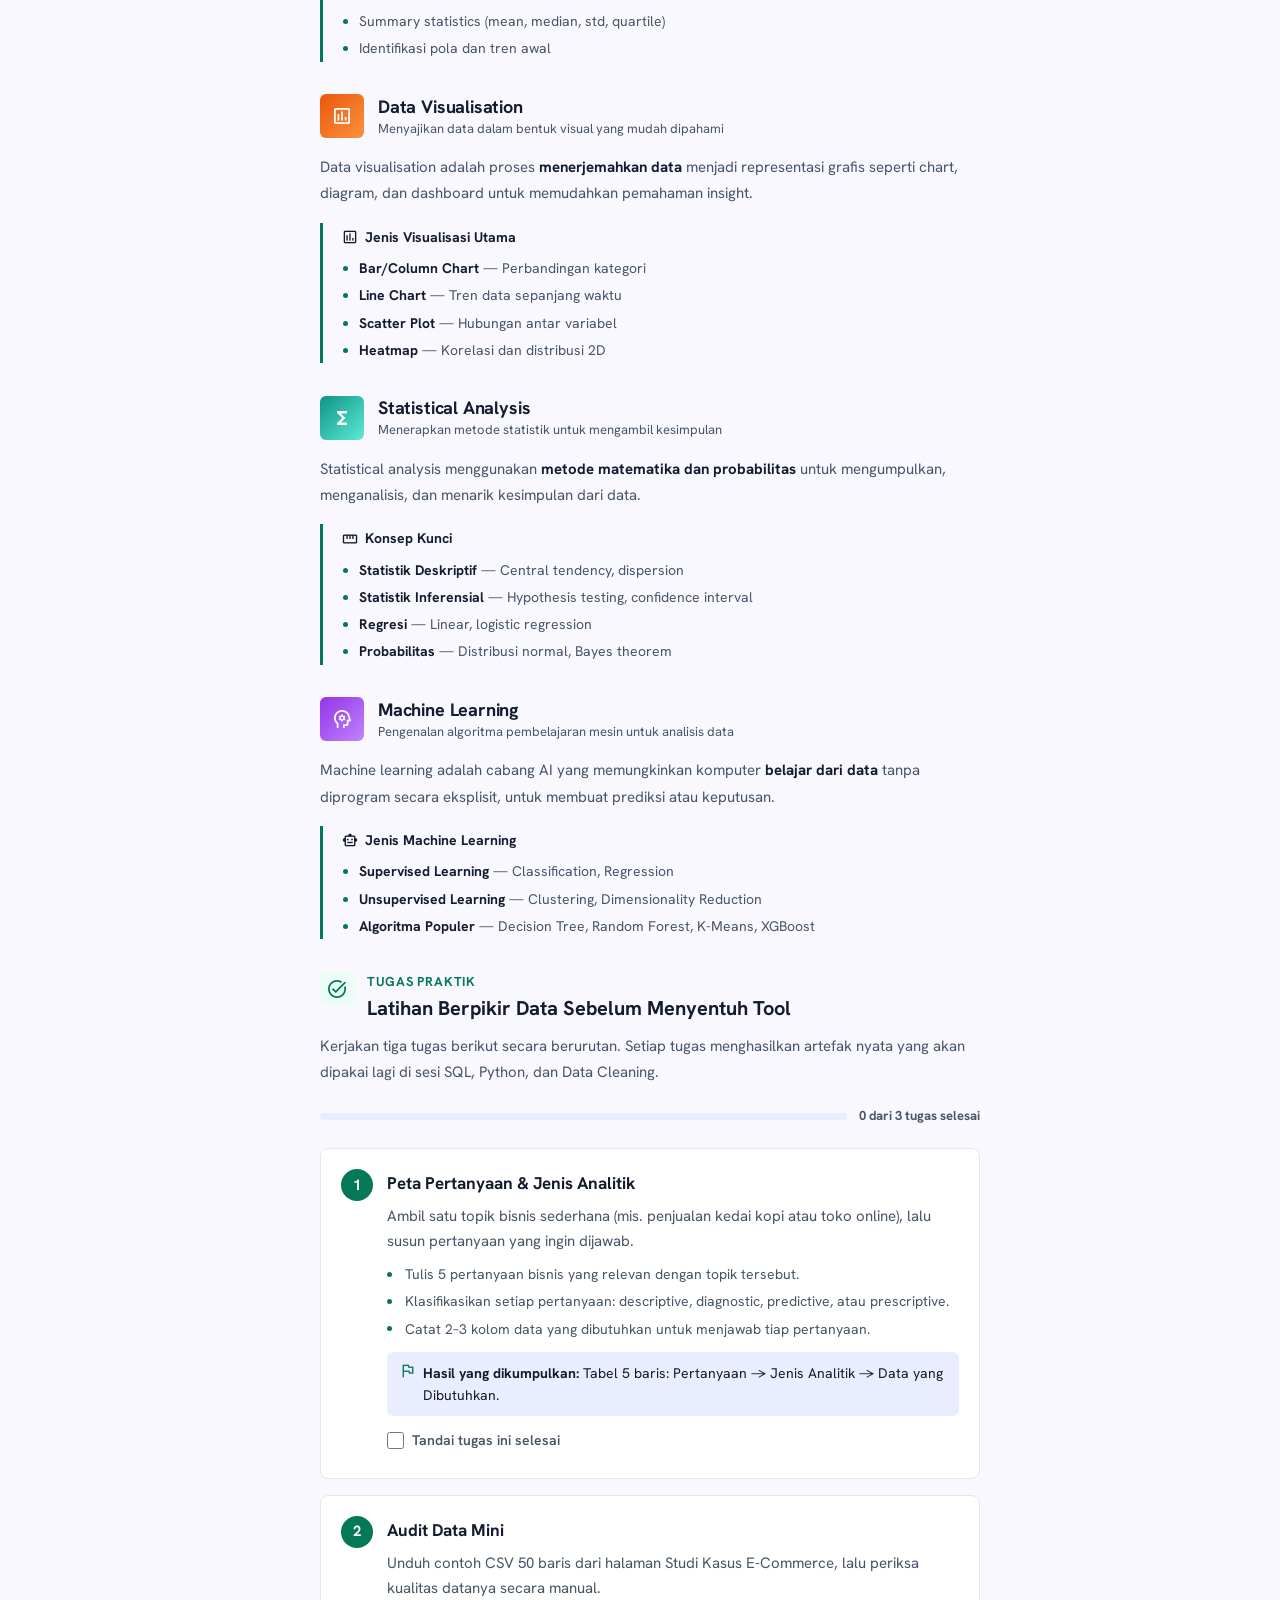
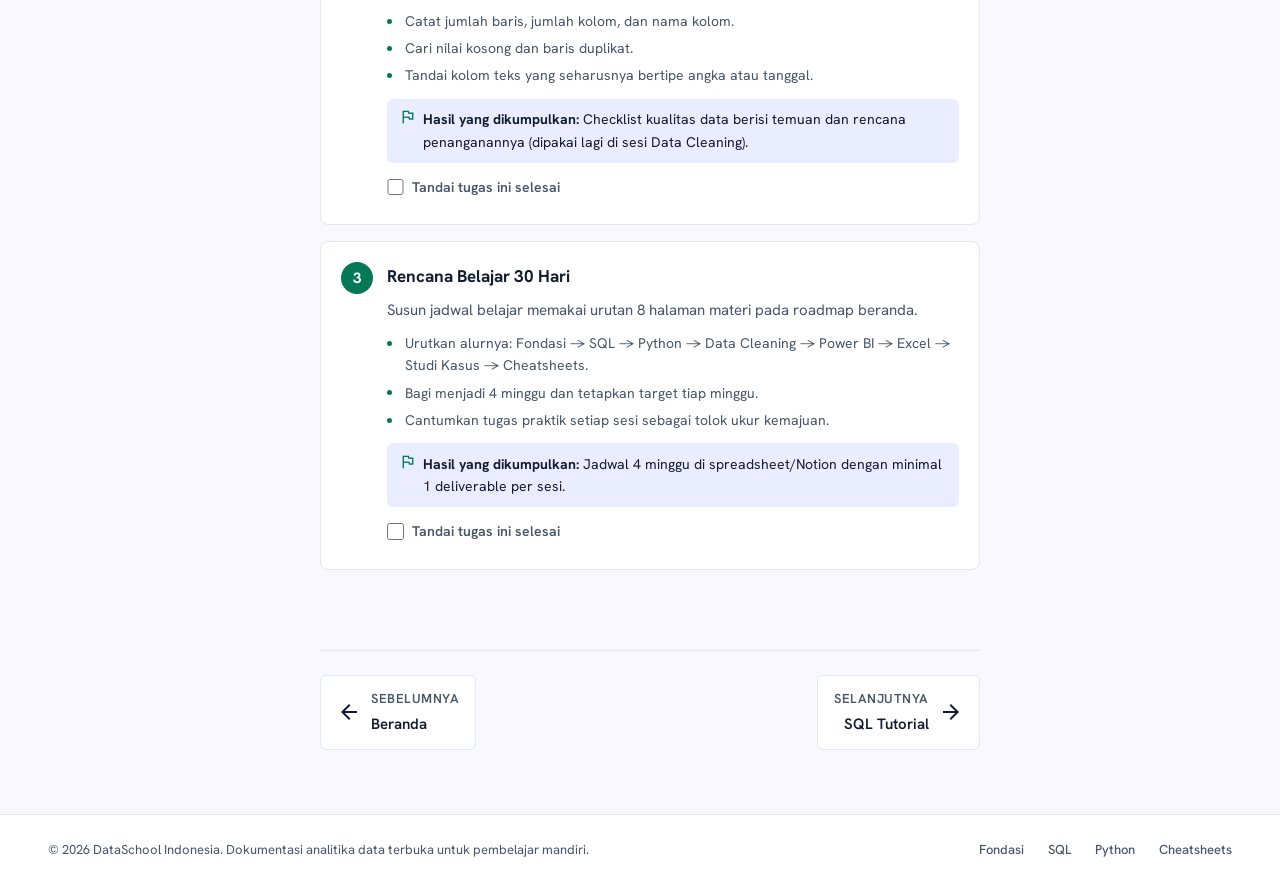
<file: website/fundamental.html>
<!DOCTYPE html>
<html lang="id">
<head>
  <meta charset="utf-8">
  <meta name="viewport" content="width=device-width, initial-scale=1.0">
  <title>Fondasi Data Analytics — DataSchool</title>
  <meta name="description" content="Pelajari fondasi data analytics: peran Data Analyst, Descriptive, Diagnostic, Predictive, dan Prescriptive Analytics.">
  <link rel="preconnect" href="https://fonts.googleapis.com">
  <link crossorigin href="https://fonts.gstatic.com" rel="preconnect">
  <link href="https://fonts.googleapis.com/css2?family=Hanken+Grotesk:ital,wght@0,300..900;1,300..900&family=JetBrains+Mono:ital,wght@0,100..800;1,100..800&display=swap" rel="stylesheet">
  <link href="https://fonts.googleapis.com/css2?family=Material+Symbols+Outlined:opsz,wght,FILL,GRAD@20..48,100..700,0..1,-50..200" rel="stylesheet">
  <link rel="stylesheet" href="styles.css">
</head>
<body>
  <!-- ===== HEADER ===== -->
  <header class="header" id="main-header">
    <div class="header__inner">
      <div class="header__left">
        <a href="index.html" class="logo">
          <span class="logo__icon material-symbols-outlined">school</span>
          <span class="logo__text">DataSchool</span>
        </a>
        <nav class="nav-desktop" id="desktop-nav">
          <a href="fundamental.html" class="nav-link active">Fondasi</a>
          <a href="sql-tutorial.html" class="nav-link">SQL</a>
          <a href="python-tutorial.html" class="nav-link">Python</a>
          <a href="powerbi-tutorial.html" class="nav-link">Power BI</a>
          <a href="excel-tutorial.html" class="nav-link">Excel</a>
          <a href="ecommerce-case-study.html" class="nav-link">Studi Kasus</a>
          <a href="cheatsheets.html" class="nav-link">Cheatsheets</a>
        </nav>
      </div>
      <div class="header__right">
        <div class="search-bar" id="global-search">
          <span class="material-symbols-outlined search-bar__icon">search</span>
          <input type="text" placeholder="Cari materi data..." class="search-bar__input" id="search-input">
          <kbd class="search-bar__kbd">/</kbd>
        </div>
        <div class="header__actions">
          <button class="btn-icon" title="Ganti tema terang / gelap" id="theme-toggle">
            <span class="material-symbols-outlined">dark_mode</span>
          </button>
        </div>
      </div>
      <button class="mobile-menu-btn" id="mobile-menu-btn" aria-label="Buka menu navigasi">
        <span class="material-symbols-outlined">menu</span>
      </button>
    </div>
  </header>

  <!-- ===== MOBILE NAV DRAWER ===== -->
  <div class="mobile-drawer" id="mobile-drawer">
    <div class="mobile-drawer__overlay" id="drawer-overlay"></div>
    <div class="mobile-drawer__content">
      <div class="mobile-drawer__header">
        <a href="index.html" class="logo">
          <span class="logo__icon material-symbols-outlined">school</span>
          <span class="logo__text">DataSchool</span>
        </a>
        <button class="btn-icon" id="close-drawer" aria-label="Tutup menu navigasi">
          <span class="material-symbols-outlined">close</span>
        </button>
      </div>
      <nav class="mobile-drawer__nav">
        <a href="index.html" class="mobile-nav-link">
          <span class="material-symbols-outlined">home</span>Beranda
        </a>
        <a href="fundamental.html" class="mobile-nav-link mobile-nav-link--active">
          <span class="material-symbols-outlined">auto_stories</span>Fondasi
        </a>
        <a href="sql-tutorial.html" class="mobile-nav-link">
          <span class="material-symbols-outlined">database</span>SQL
        </a>
        <a href="python-tutorial.html" class="mobile-nav-link">
          <span class="material-symbols-outlined">code</span>Python
        </a>
        <a href="powerbi-tutorial.html" class="mobile-nav-link">
          <span class="material-symbols-outlined">monitoring</span>Power BI
        </a>
        <a href="excel-tutorial.html" class="mobile-nav-link">
          <span class="material-symbols-outlined">grid_on</span>Excel
        </a>
        <a href="data-cleaning.html" class="mobile-nav-link">
          <span class="material-symbols-outlined">cleaning_services</span>Data Cleaning
        </a>
        <a href="ecommerce-case-study.html" class="mobile-nav-link">
          <span class="material-symbols-outlined">analytics</span>Studi Kasus
        </a>
        <a href="cheatsheets.html" class="mobile-nav-link">
          <span class="material-symbols-outlined">menu_book</span>Cheatsheets
        </a>
      </nav>
    </div>
  </div>

  <!-- ===== MAIN CONTENT ===== -->
  <main class="main">
    <!-- Hero -->
    <section class="content-hero" id="fundamental-hero">
      <div class="content-hero__container">
        <div class="content-hero__breadcrumb">
          <a href="index.html">Beranda</a>
          <span class="material-symbols-outlined" style="font-size:16px">chevron_right</span>
          <span>Fondasi Data Analytics</span>
        </div>
        <div class="content-hero__badge">
          <span class="material-symbols-outlined" style="font-size:14px">auto_stories</span>
          <span>FONDASI & KONSEP DASAR</span>
        </div>
        <h1 class="content-hero__title">Fondasi Data Analytics & Peran Data Analyst</h1>
        <p class="content-hero__subtitle">
          Pahami peran seorang Data Analyst, siklus hidup data, dan empat pilar analisis: Descriptive, Diagnostic, Predictive, dan Prescriptive Analytics.
        </p>
        <div class="content-hero__meta">
          <span class="content-hero__meta-item">
            <span class="material-symbols-outlined" style="font-size:18px">menu_book</span>
            11 Materi
          </span>
          <span class="content-hero__meta-item">
            <span class="material-symbols-outlined" style="font-size:18px">signal_cellular_alt</span>
            Pemula
          </span>
          <span class="content-hero__meta-item">
            <span class="material-symbols-outlined" style="font-size:18px">schedule</span>
            ~2 Jam
          </span>
        </div>
      </div>
    </section>

    <!-- Content Body -->
    <section class="section" id="fundamental-content">
      <div class="section__container">
        <div class="content-layout content-layout--toc">
          <!-- Sidebar -->
          <aside class="content-sidebar" id="kurikulum-sidebar">
            <div class="sidebar__section-title">Fundamental</div>
            <a href="fundamental.html" class="sidebar__item active"><span class="material-symbols-outlined" style="font-size:16px">auto_stories</span>Fondasi Data Analytics</a>
            <a href="sql-tutorial.html" class="sidebar__item"><span class="material-symbols-outlined" style="font-size:16px">database</span>SQL Analytics</a>
            <a href="python-tutorial.html" class="sidebar__item"><span class="material-symbols-outlined" style="font-size:16px">code</span>Python & Pandas</a>
            <div class="sidebar__section-title">Alat & Pelaporan</div>
            <a href="data-cleaning.html" class="sidebar__item"><span class="material-symbols-outlined" style="font-size:16px">cleaning_services</span>Data Cleaning</a>
            <a href="powerbi-tutorial.html" class="sidebar__item"><span class="material-symbols-outlined" style="font-size:16px">monitoring</span>Power BI</a>
            <a href="excel-tutorial.html" class="sidebar__item"><span class="material-symbols-outlined" style="font-size:16px">grid_on</span>Excel & Reporting</a>
            <div class="sidebar__section-title">Praktik & Referensi</div>
            <a href="ecommerce-case-study.html" class="sidebar__item"><span class="material-symbols-outlined" style="font-size:16px">analytics</span>Studi Kasus E-Commerce</a>
            <a href="cheatsheets.html" class="sidebar__item"><span class="material-symbols-outlined" style="font-size:16px">menu_book</span>Cheatsheets</a>
          </aside>

          <!-- Main Content -->
          <div class="content-body">

    <!-- Gambaran Sesi -->
            <section class="session-brief" id="gambaran-sesi">
              <div class="session-brief__head">
                <span class="material-symbols-outlined session-brief__icon">assignment</span>
                <div>
                  <span class="session-brief__eyebrow">Gambaran Sesi</span>
                  <h2 class="session-brief__title">Peta jalan: dari konsep sampai skill kerja</h2>
                </div>
              </div>
              <p class="session-brief__intro">Sesi pembuka ini menyatukan gambaran besar sebelum Anda menyentuh tool apa pun. Baca berurutan, lalu kerjakan tiga tugas di bagian bawah agar konsepnya melekat lewat praktik.</p>
              <div class="session-brief__grid">
                <div class="session-brief__item">
                  <span class="material-symbols-outlined">category</span>
                  <div>
                    <span class="session-brief__label">Fokus Materi</span>
                    <p>Empat jenis analitik (descriptive, diagnostic, predictive, prescriptive), konsep data inti, dan alur kerja collection → cleanup → exploration → visualization → statistical analysis → machine learning.</p>
                  </div>
                </div>
                <div class="session-brief__item">
                  <span class="material-symbols-outlined">flag</span>
                  <div>
                    <span class="session-brief__label">Hasil Akhir</span>
                    <p>Kamus data mini berisi 10 istilah + satu dokumen rencana belajar 30 hari.</p>
                  </div>
                </div>
                <div class="session-brief__item">
                  <span class="material-symbols-outlined">fact_check</span>
                  <div>
                    <span class="session-brief__label">Prasyarat</span>
                    <p>Tidak ada. Cukup spreadsheet atau aplikasi catatan.</p>
                  </div>
                </div>
                <div class="session-brief__item">
                  <span class="material-symbols-outlined">schedule</span>
                  <div>
                    <span class="session-brief__label">Estimasi Waktu</span>
                    <p>±45 menit membaca, ±60 menit mengerjakan tugas.</p>
                  </div>
                </div>
              </div>
            </section>
            <!-- Peran Data Analyst -->
            <article class="content-article" id="peran-analyst">
              <div class="article-header">
                <div class="article-header__icon" style="background:linear-gradient(135deg,#047857,#10B981)">
                  <span class="material-symbols-outlined">person</span>
                </div>
                <div>
                  <h2>Apa itu Data Analyst?</h2>
                  <p class="article-header__sub">Peran, Tanggung Jawab & Skill Set</p>
                </div>
              </div>
              <div class="article-content">
                <p>Seorang <strong>Data Analyst</strong> adalah profesional yang mengumpulkan, membersihkan, menganalisis, dan memvisualisasikan data untuk membantu organisasi membuat keputusan bisnis yang lebih baik berdasarkan bukti (<em>evidence-based decision making</em>).</p>
                <div class="info-card info-card--primary">
                  <h4><span class="material-symbols-outlined" style="font-size:18px">target</span> Tanggung Jawab Utama</h4>
                  <ul>
                    <li>Mengumpulkan data dari berbagai sumber (database, API, spreadsheet)</li>
                    <li>Membersihkan dan memvalidasi kualitas data</li>
                    <li>Melakukan analisis eksploratif (EDA)</li>
                    <li>Membuat visualisasi dan dashboard</li>
                    <li>Menyampaikan insight melalui data storytelling</li>
                  </ul>
                </div>
                <div class="info-card info-card--secondary">
                  <h4><span class="material-symbols-outlined" style="font-size:18px">build</span> Skill Set yang Dibutuhkan</h4>
                  <div class="skill-tags">
                    <span class="chip">SQL</span>
                    <span class="chip">Python / R</span>
                    <span class="chip">Excel</span>
                    <span class="chip">Power BI / Tableau</span>
                    <span class="chip">Statistika</span>
                    <span class="chip">Data Storytelling</span>
                    <span class="chip">Critical Thinking</span>
                  </div>
                </div>
              </div>
            </article>

            <!-- 4 Pilar Analitik -->
            <article class="content-article" id="descriptive">
              <div class="article-header">
                <div class="article-header__icon" style="background:linear-gradient(135deg,#2563EB,#60A5FA)">
                  <span class="material-symbols-outlined">bar_chart</span>
                </div>
                <div>
                  <h2>Descriptive Analytics</h2>
                  <p class="article-header__sub">"Apa yang telah terjadi?" (What happened?)</p>
                </div>
              </div>
              <div class="article-content">
                <p>Descriptive analytics menggunakan <strong>data historis</strong> untuk merangkum dan memahami apa yang telah terjadi di masa lalu. Ini adalah fondasi dari semua jenis analitik lainnya.</p>
                <div class="info-card info-card--primary">
                  <h4><span class="material-symbols-outlined" style="font-size:18px">bar_chart</span> Teknik & Tools</h4>
                  <ul>
                    <li><strong>Summary Statistics</strong> — Mean, Median, Mode, Standard Deviation</li>
                    <li><strong>KPI Dashboards</strong> — Revenue, Conversion Rate, Churn Rate</li>
                    <li><strong>Visualisasi</strong> — Bar chart, Line chart, Heatmap</li>
                    <li><strong>Reporting</strong> — Laporan berkala harian/mingguan/bulanan</li>
                  </ul>
                </div>
                <div class="callout callout--example">
                  <strong>Contoh:</strong> "Total penjualan bulan lalu adalah Rp 2.5 Miliar, naik 12% dari bulan sebelumnya."
                </div>
              </div>
            </article>

            <article class="content-article" id="diagnostic">
              <div class="article-header">
                <div class="article-header__icon" style="background:linear-gradient(135deg,#D97706,#FBBF24)">
                  <span class="material-symbols-outlined">troubleshoot</span>
                </div>
                <div>
                  <h2>Diagnostic Analytics</h2>
                  <p class="article-header__sub">"Mengapa hal tersebut terjadi?" (Why did it happen?)</p>
                </div>
              </div>
              <div class="article-content">
                <p>Diagnostic analytics menyelidiki <strong>akar penyebab</strong> dari pola atau anomali yang ditemukan dalam descriptive analytics menggunakan teknik drill-down dan root cause analysis.</p>
                <div class="info-card info-card--primary">
                  <h4><span class="material-symbols-outlined" style="font-size:18px">search</span> Teknik & Tools</h4>
                  <ul>
                    <li><strong>Root Cause Analysis (RCA)</strong> — 5 Whys, Fishbone Diagram</li>
                    <li><strong>Drill-Down Analysis</strong> — Menggali data dari level umum ke spesifik</li>
                    <li><strong>Korelasi</strong> — Mencari hubungan antar variabel</li>
                    <li><strong>Data Discovery</strong> — Eksplorasi pola tersembunyi</li>
                  </ul>
                </div>
                <div class="callout callout--example">
                  <strong>Contoh:</strong> "Penjualan turun 15% karena kampanye marketing dihentikan di minggu ke-3 dan stok produk A habis."
                </div>
              </div>
            </article>

            <article class="content-article" id="predictive">
              <div class="article-header">
                <div class="article-header__icon" style="background:linear-gradient(135deg,#7C3AED,#A78BFA)">
                  <span class="material-symbols-outlined">trending_up</span>
                </div>
                <div>
                  <h2>Predictive Analytics</h2>
                  <p class="article-header__sub">"Apa yang mungkin akan terjadi?" (What is likely to happen?)</p>
                </div>
              </div>
              <div class="article-content">
                <p>Predictive analytics menggunakan <strong>model statistik dan machine learning</strong> untuk membuat perkiraan tentang kejadian di masa depan berdasarkan pola data historis.</p>
                <div class="info-card info-card--primary">
                  <h4><span class="material-symbols-outlined" style="font-size:18px">auto_graph</span> Teknik & Tools</h4>
                  <ul>
                    <li><strong>Time Series Forecasting</strong> — ARIMA, Prophet, Exponential Smoothing</li>
                    <li><strong>Regression Analysis</strong> — Linear, Logistic Regression</li>
                    <li><strong>Classification</strong> — Decision Tree, Random Forest</li>
                    <li><strong>Clustering</strong> — K-Means, DBSCAN untuk segmentasi</li>
                  </ul>
                </div>
                <div class="callout callout--example">
                  <strong>Contoh:</strong> "Berdasarkan tren 12 bulan terakhir, prediksi revenue Q4 akan mencapai Rp 8 Miliar dengan confidence interval 90%."
                </div>
              </div>
            </article>

            <article class="content-article" id="prescriptive">
              <div class="article-header">
                <div class="article-header__icon" style="background:linear-gradient(135deg,#DC2626,#F87171)">
                  <span class="material-symbols-outlined">lightbulb</span>
                </div>
                <div>
                  <h2>Prescriptive Analytics</h2>
                  <p class="article-header__sub">"Tindakan apa yang harus kita ambil?" (What should we do?)</p>
                </div>
              </div>
              <div class="article-content">
                <p>Prescriptive analytics memberikan <strong>rekomendasi aksi</strong> berdasarkan hasil analisis prediktif, menggunakan optimasi dan simulasi untuk membantu pengambilan keputusan.</p>
                <div class="info-card info-card--primary">
                  <h4><span class="material-symbols-outlined" style="font-size:18px">lightbulb</span> Teknik & Tools</h4>
                  <ul>
                    <li><strong>Optimization</strong> — Linear Programming, Integer Programming</li>
                    <li><strong>Simulation</strong> — Monte Carlo, What-If Scenarios</li>
                    <li><strong>A/B Testing</strong> — Eksperimen terkontrol untuk validasi</li>
                    <li><strong>Decision Framework</strong> — Cost-Benefit Analysis, Decision Tree</li>
                  </ul>
                </div>
                <div class="callout callout--example">
                  <strong>Contoh:</strong> "Untuk mencapai target Q4, alokasikan 40% budget marketing ke channel digital dan naikkan harga produk B sebesar 5%."
                </div>
              </div>
            </article>

            <article class="content-article" id="ringkasan-jenis">
              <div class="article-content">
                <h3>Ringkasan: memilih jenis analitik yang tepat</h3>
                <p>Empat jenis analitik di atas bukan pilihan yang saling meniadakan, melainkan tangga bertingkat. Seorang analyst umumnya memulai dari descriptive, lalu naik ke diagnostic, predictive, dan prescriptive sesuai kebutuhan bisnis. Gunakan tabel berikut sebagai navigasi cepat.</p>
                <div class="data-table-wrap">
                  <table class="data-table">
                    <thead>
                      <tr>
                        <th>Jenis</th>
                        <th>Pertanyaan Kunci</th>
                        <th>Output Utama</th>
                        <th>Tingkat Kesulitan</th>
                      </tr>
                    </thead>
                    <tbody>
                      <tr>
                        <td><strong>Descriptive</strong></td>
                        <td>Apa yang terjadi?</td>
                        <td>Laporan, KPI, ringkasan statistik</td>
                        <td>Dasar</td>
                      </tr>
                      <tr>
                        <td><strong>Diagnostic</strong></td>
                        <td>Mengapa hal itu terjadi?</td>
                        <td>Analisis akar masalah, korelasi</td>
                        <td>Menengah</td>
                      </tr>
                      <tr>
                        <td><strong>Predictive</strong></td>
                        <td>Apa yang mungkin terjadi?</td>
                        <td>Prakiraan, skor probabilitas</td>
                        <td>Mahir</td>
                      </tr>
                      <tr>
                        <td><strong>Prescriptive</strong></td>
                        <td>Apa yang sebaiknya dilakukan?</td>
                        <td>Rekomendasi aksi, simulasi</td>
                        <td>Mahir</td>
                      </tr>
                    </tbody>
                  </table>
                </div>
                <p>Kesimpulannya: nilai seorang Data Analyst tidak berhenti pada menyajikan angka, tetapi pada kemampuan menjawab pertanyaan berikutnya — dari "apa" menuju "harus bagaimana".</p>
              </div>
            </article>

            <!-- Key Concepts Section -->
            <div class="content-divider">
              <span class="material-symbols-outlined">data_object</span>
              <h2>Key Concepts of Data</h2>
              <p>Konsep-konsep inti dalam siklus hidup pengolahan data</p>
            </div>

            <article class="content-article" id="collection">
              <div class="article-header">
                <div class="article-header__icon" style="background:linear-gradient(135deg,#0891B2,#67E8F9)">
                  <span class="material-symbols-outlined">cloud_download</span>
                </div>
                <div>
                  <h2>Data Collection</h2>
                  <p class="article-header__sub">Proses pengumpulan informasi dari berbagai sumber</p>
                </div>
              </div>
              <div class="article-content">
                <p>Data collection adalah proses <strong>mengumpulkan informasi</strong> dari berbagai sumber internal dan eksternal yang relevan untuk digunakan dalam analisis.</p>
                <div class="info-card info-card--primary">
                  <h4><span class="material-symbols-outlined" style="font-size:18px">cloud_download</span> Jenis Sumber Data</h4>
                  <ul>
                    <li><strong>Internal</strong> — Sistem ERP, database penjualan, laporan keuangan</li>
                    <li><strong>Eksternal</strong> — Survei pelanggan, media sosial, data pasar, API pihak ketiga</li>
                  </ul>
                </div>
                <div class="info-card info-card--secondary">
                  <h4><span class="material-symbols-outlined" style="font-size:18px">list_alt</span> Langkah Utama</h4>
                  <ol>
                    <li>Menentukan tujuan pengumpulan data</li>
                    <li>Memilih sumber data yang tepat</li>
                    <li>Mengumpulkan data secara terstruktur</li>
                    <li>Menyimpan data dalam format yang mudah diproses</li>
                  </ol>
                </div>
              </div>
            </article>

            <article class="content-article" id="cleanup">
              <div class="article-header">
                <div class="article-header__icon" style="background:linear-gradient(135deg,#059669,#34D399)">
                  <span class="material-symbols-outlined">cleaning_services</span>
                </div>
                <div>
                  <h2>Data Cleanup</h2>
                  <p class="article-header__sub">Membersihkan data agar siap dianalisis</p>
                </div>
              </div>
              <div class="article-content">
                <p>Data cleanup atau data cleaning adalah proses <strong>memperbaiki atau menghapus data</strong> yang tidak akurat, tidak lengkap, duplikat, atau tidak relevan dari dataset.</p>
                <div class="info-card info-card--primary">
                  <h4><span class="material-symbols-outlined" style="font-size:18px">cleaning_services</span> Proses Pembersihan</h4>
                  <ul>
                    <li>Menangani nilai kosong (missing values / NaN)</li>
                    <li>Menghapus data duplikat</li>
                    <li>Memperbaiki format data yang tidak konsisten</li>
                    <li>Mendeteksi dan menangani outlier</li>
                  </ul>
                </div>
              </div>
            </article>

            <article class="content-article" id="exploration">
              <div class="article-header">
                <div class="article-header__icon" style="background:linear-gradient(135deg,#6366F1,#A5B4FC)">
                  <span class="material-symbols-outlined">explore</span>
                </div>
                <div>
                  <h2>Data Exploration</h2>
                  <p class="article-header__sub">Eksplorasi awal untuk memahami karakteristik data</p>
                </div>
              </div>
              <div class="article-content">
                <p>Data exploration atau <strong>Exploratory Data Analysis (EDA)</strong> adalah proses investigasi awal untuk menemukan pola, anomali, dan hubungan antar variabel dalam dataset.</p>
                <div class="info-card info-card--primary">
                  <h4><span class="material-symbols-outlined" style="font-size:18px">explore</span> Teknik Eksplorasi</h4>
                  <ul>
                    <li>Melihat distribusi variabel (histogram, box plot)</li>
                    <li>Analisis korelasi antar variabel</li>
                    <li>Summary statistics (mean, median, std, quartile)</li>
                    <li>Identifikasi pola dan tren awal</li>
                  </ul>
                </div>
              </div>
            </article>

            <article class="content-article" id="visualization">
              <div class="article-header">
                <div class="article-header__icon" style="background:linear-gradient(135deg,#EA580C,#FB923C)">
                  <span class="material-symbols-outlined">insert_chart</span>
                </div>
                <div>
                  <h2>Data Visualisation</h2>
                  <p class="article-header__sub">Menyajikan data dalam bentuk visual yang mudah dipahami</p>
                </div>
              </div>
              <div class="article-content">
                <p>Data visualisation adalah proses <strong>menerjemahkan data</strong> menjadi representasi grafis seperti chart, diagram, dan dashboard untuk memudahkan pemahaman insight.</p>
                <div class="info-card info-card--primary">
                  <h4><span class="material-symbols-outlined" style="font-size:18px">insert_chart</span> Jenis Visualisasi Utama</h4>
                  <ul>
                    <li><strong>Bar/Column Chart</strong> — Perbandingan kategori</li>
                    <li><strong>Line Chart</strong> — Tren data sepanjang waktu</li>
                    <li><strong>Scatter Plot</strong> — Hubungan antar variabel</li>
                    <li><strong>Heatmap</strong> — Korelasi dan distribusi 2D</li>
                  </ul>
                </div>
              </div>
            </article>

            <article class="content-article" id="statistical">
              <div class="article-header">
                <div class="article-header__icon" style="background:linear-gradient(135deg,#0D9488,#5EEAD4)">
                  <span class="material-symbols-outlined">functions</span>
                </div>
                <div>
                  <h2>Statistical Analysis</h2>
                  <p class="article-header__sub">Menerapkan metode statistik untuk mengambil kesimpulan</p>
                </div>
              </div>
              <div class="article-content">
                <p>Statistical analysis menggunakan <strong>metode matematika dan probabilitas</strong> untuk mengumpulkan, menganalisis, dan menarik kesimpulan dari data.</p>
                <div class="info-card info-card--primary">
                  <h4><span class="material-symbols-outlined" style="font-size:18px">straighten</span> Konsep Kunci</h4>
                  <ul>
                    <li><strong>Statistik Deskriptif</strong> — Central tendency, dispersion</li>
                    <li><strong>Statistik Inferensial</strong> — Hypothesis testing, confidence interval</li>
                    <li><strong>Regresi</strong> — Linear, logistic regression</li>
                    <li><strong>Probabilitas</strong> — Distribusi normal, Bayes theorem</li>
                  </ul>
                </div>
              </div>
            </article>

            <article class="content-article" id="ml">
              <div class="article-header">
                <div class="article-header__icon" style="background:linear-gradient(135deg,#9333EA,#C084FC)">
                  <span class="material-symbols-outlined">psychology</span>
                </div>
                <div>
                  <h2>Machine Learning</h2>
                  <p class="article-header__sub">Pengenalan algoritma pembelajaran mesin untuk analisis data</p>
                </div>
              </div>
              <div class="article-content">
                <p>Machine learning adalah cabang AI yang memungkinkan komputer <strong>belajar dari data</strong> tanpa diprogram secara eksplisit, untuk membuat prediksi atau keputusan.</p>
                <div class="info-card info-card--primary">
                  <h4><span class="material-symbols-outlined" style="font-size:18px">smart_toy</span> Jenis Machine Learning</h4>
                  <ul>
                    <li><strong>Supervised Learning</strong> — Classification, Regression</li>
                    <li><strong>Unsupervised Learning</strong> — Clustering, Dimensionality Reduction</li>
                    <li><strong>Algoritma Populer</strong> — Decision Tree, Random Forest, K-Means, XGBoost</li>
                  </ul>
                </div>
              </div>
            </article>

            <!-- Nav Footer -->
                <!-- Tugas Praktik -->
            <section class="task-section" id="tugas-praktik">
              <div class="session-brief__head">
                <span class="material-symbols-outlined session-brief__icon">task_alt</span>
                <div>
                  <span class="session-brief__eyebrow">Tugas Praktik</span>
                  <h2 class="session-brief__title">Latihan Berpikir Data Sebelum Menyentuh Tool</h2>
                </div>
              </div>
              <p class="session-brief__intro">Kerjakan tiga tugas berikut secara berurutan. Setiap tugas menghasilkan artefak nyata yang akan dipakai lagi di sesi SQL, Python, dan Data Cleaning.</p>
              <div class="task-progress">
                <span class="task-progress__track"><span class="task-progress__bar" id="task-progress-bar"></span></span>
                <span class="task-progress__text" id="task-progress-text">0 dari 3 tugas selesai</span>
              </div>
              <ol class="task-list">
              <li class="task-card">
                <span class="task-card__num">1</span>
                <div class="task-card__body">
                  <h3 class="task-card__title">Peta Pertanyaan & Jenis Analitik</h3>
                  <p class="task-card__desc">Ambil satu topik bisnis sederhana (mis. penjualan kedai kopi atau toko online), lalu susun pertanyaan yang ingin dijawab.</p>
                  <ul class="task-card__steps">
                    <li>Tulis 5 pertanyaan bisnis yang relevan dengan topik tersebut.</li>
                    <li>Klasifikasikan setiap pertanyaan: descriptive, diagnostic, predictive, atau prescriptive.</li>
                    <li>Catat 2–3 kolom data yang dibutuhkan untuk menjawab tiap pertanyaan.</li>
                  </ul>
                  <div class="task-card__result">
                    <span class="material-symbols-outlined">flag</span>
                    <span><strong>Hasil yang dikumpulkan:</strong> Tabel 5 baris: Pertanyaan → Jenis Analitik → Data yang Dibutuhkan.</span>
                  </div>
                  <label class="task-check">
                    <input type="checkbox" data-task="fundamental-1">
                    <span>Tandai tugas ini selesai</span>
                  </label>
                </div>
              </li>
              <li class="task-card">
                <span class="task-card__num">2</span>
                <div class="task-card__body">
                  <h3 class="task-card__title">Audit Data Mini</h3>
                  <p class="task-card__desc">Unduh contoh CSV 50 baris dari halaman Studi Kasus E-Commerce, lalu periksa kualitas datanya secara manual.</p>
                  <ul class="task-card__steps">
                    <li>Catat jumlah baris, jumlah kolom, dan nama kolom.</li>
                    <li>Cari nilai kosong dan baris duplikat.</li>
                    <li>Tandai kolom teks yang seharusnya bertipe angka atau tanggal.</li>
                  </ul>
                  <div class="task-card__result">
                    <span class="material-symbols-outlined">flag</span>
                    <span><strong>Hasil yang dikumpulkan:</strong> Checklist kualitas data berisi temuan dan rencana penanganannya (dipakai lagi di sesi Data Cleaning).</span>
                  </div>
                  <label class="task-check">
                    <input type="checkbox" data-task="fundamental-2">
                    <span>Tandai tugas ini selesai</span>
                  </label>
                </div>
              </li>
              <li class="task-card">
                <span class="task-card__num">3</span>
                <div class="task-card__body">
                  <h3 class="task-card__title">Rencana Belajar 30 Hari</h3>
                  <p class="task-card__desc">Susun jadwal belajar memakai urutan 8 halaman materi pada roadmap beranda.</p>
                  <ul class="task-card__steps">
                    <li>Urutkan alurnya: Fondasi → SQL → Python → Data Cleaning → Power BI → Excel → Studi Kasus → Cheatsheets.</li>
                    <li>Bagi menjadi 4 minggu dan tetapkan target tiap minggu.</li>
                    <li>Cantumkan tugas praktik setiap sesi sebagai tolok ukur kemajuan.</li>
                  </ul>
                  <div class="task-card__result">
                    <span class="material-symbols-outlined">flag</span>
                    <span><strong>Hasil yang dikumpulkan:</strong> Jadwal 4 minggu di spreadsheet/Notion dengan minimal 1 deliverable per sesi.</span>
                  </div>
                  <label class="task-check">
                    <input type="checkbox" data-task="fundamental-3">
                    <span>Tandai tugas ini selesai</span>
                  </label>
                </div>
              </li>
              </ol>
            </section><div class="content-nav-footer">
              <a href="index.html" class="content-nav-footer__link content-nav-footer__link--prev">
                <span class="material-symbols-outlined">arrow_back</span>
                <div>
                  <span class="content-nav-footer__label">Sebelumnya</span>
                  <span class="content-nav-footer__title">Beranda</span>
                </div>
              </a>
              <a href="sql-tutorial.html" class="content-nav-footer__link content-nav-footer__link--next">
                <div>
                  <span class="content-nav-footer__label">Selanjutnya</span>
                  <span class="content-nav-footer__title">SQL Tutorial</span>
                </div>
                <span class="material-symbols-outlined">arrow_forward</span>
              </a>
            </div>
          </div>
          <aside class="toc-rail" id="toc-rail">
            <div class="toc-rail__title">DI HALAMAN INI</div>
            <a href="#gambaran-sesi" class="toc-rail__item">Gambaran Sesi</a>
            <a href="#peran-analyst" class="toc-rail__item active">Apa itu Data Analyst?</a>
            <a href="#descriptive" class="toc-rail__item">Descriptive Analytics</a>
            <a href="#diagnostic" class="toc-rail__item">Diagnostic Analytics</a>
            <a href="#predictive" class="toc-rail__item">Predictive Analytics</a>
            <a href="#prescriptive" class="toc-rail__item">Prescriptive Analytics</a>
            <a href="#collection" class="toc-rail__item">Data Collection</a>
            <a href="#cleanup" class="toc-rail__item">Data Cleanup</a>
            <a href="#exploration" class="toc-rail__item">Data Exploration</a>
            <a href="#visualization" class="toc-rail__item">Data Visualisation</a>
            <a href="#statistical" class="toc-rail__item">Statistical Analysis</a>
            <a href="#ml" class="toc-rail__item">Machine Learning</a>
                      <a href="#tugas-praktik" class="toc-rail__item">Tugas Praktik</a>
</aside>
        </div>
      </div>
    </section>
  </main>

  <!-- ===== FOOTER ===== -->
  <footer class="footer" id="main-footer">
    <div class="footer__inner">
      <div class="footer__left">
        <p class="footer__copyright">&copy; 2026 DataSchool Indonesia. Dokumentasi analitika data terbuka untuk pembelajar mandiri.</p>
      </div>
      <div class="footer__links">
        <a href="fundamental.html" class="footer__link">Fondasi</a>
        <a href="sql-tutorial.html" class="footer__link">SQL</a>
        <a href="python-tutorial.html" class="footer__link">Python</a>
        <a href="cheatsheets.html" class="footer__link">Cheatsheets</a>
      </div>
    </div>
  </footer>

  <script src="main.js"></script>
</body>
</html>
</file>
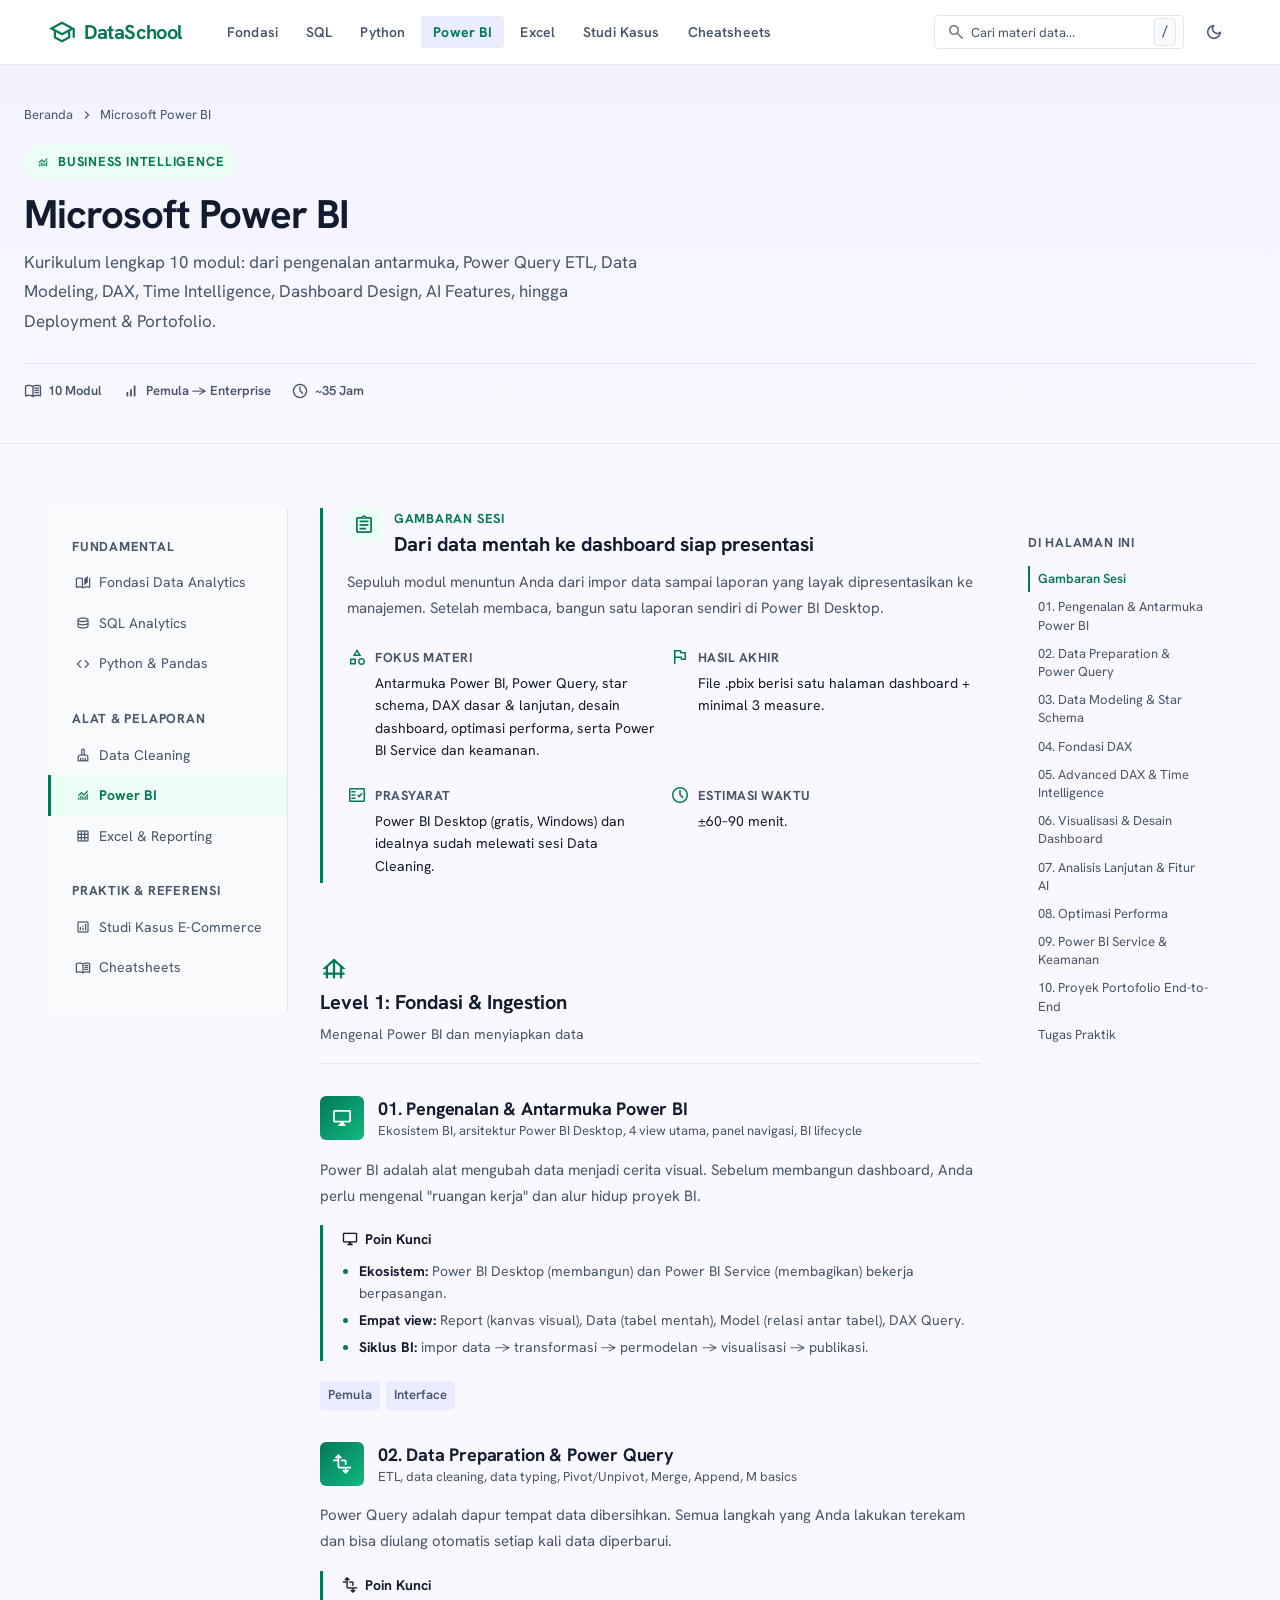
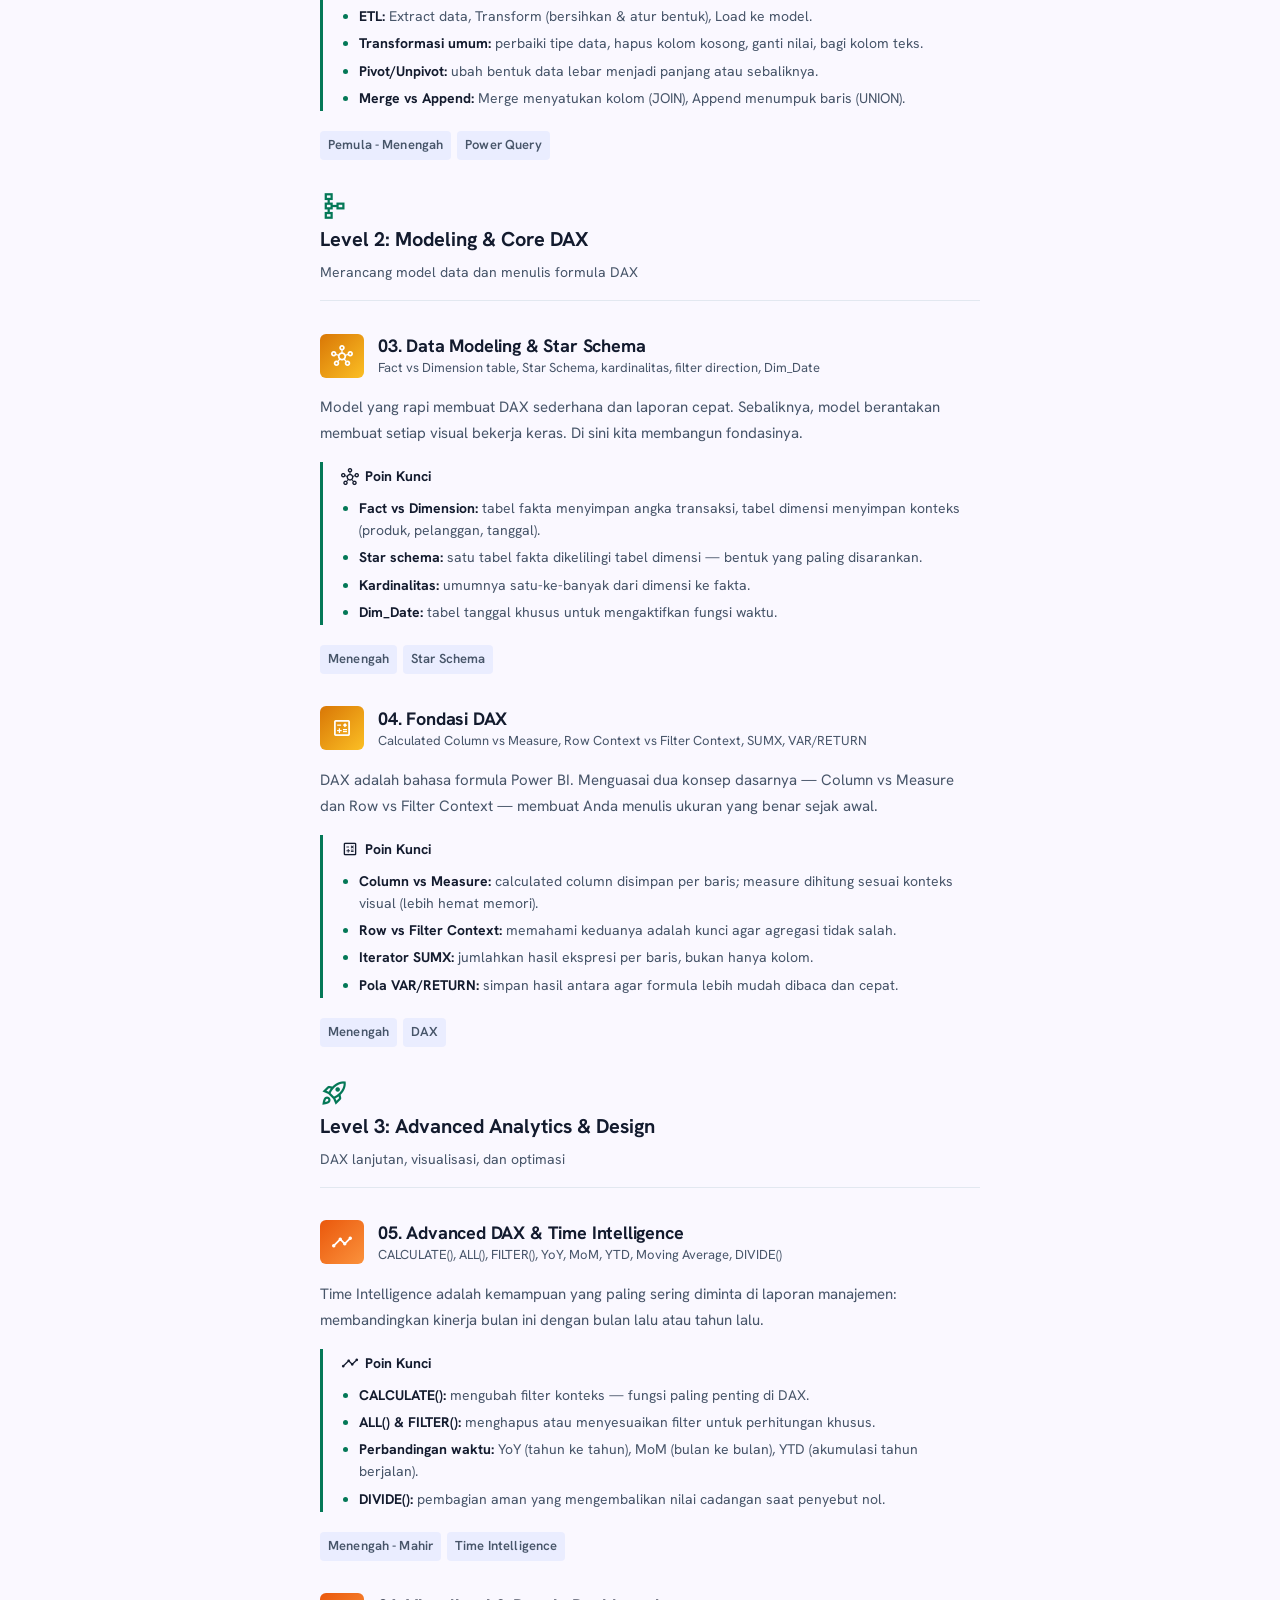
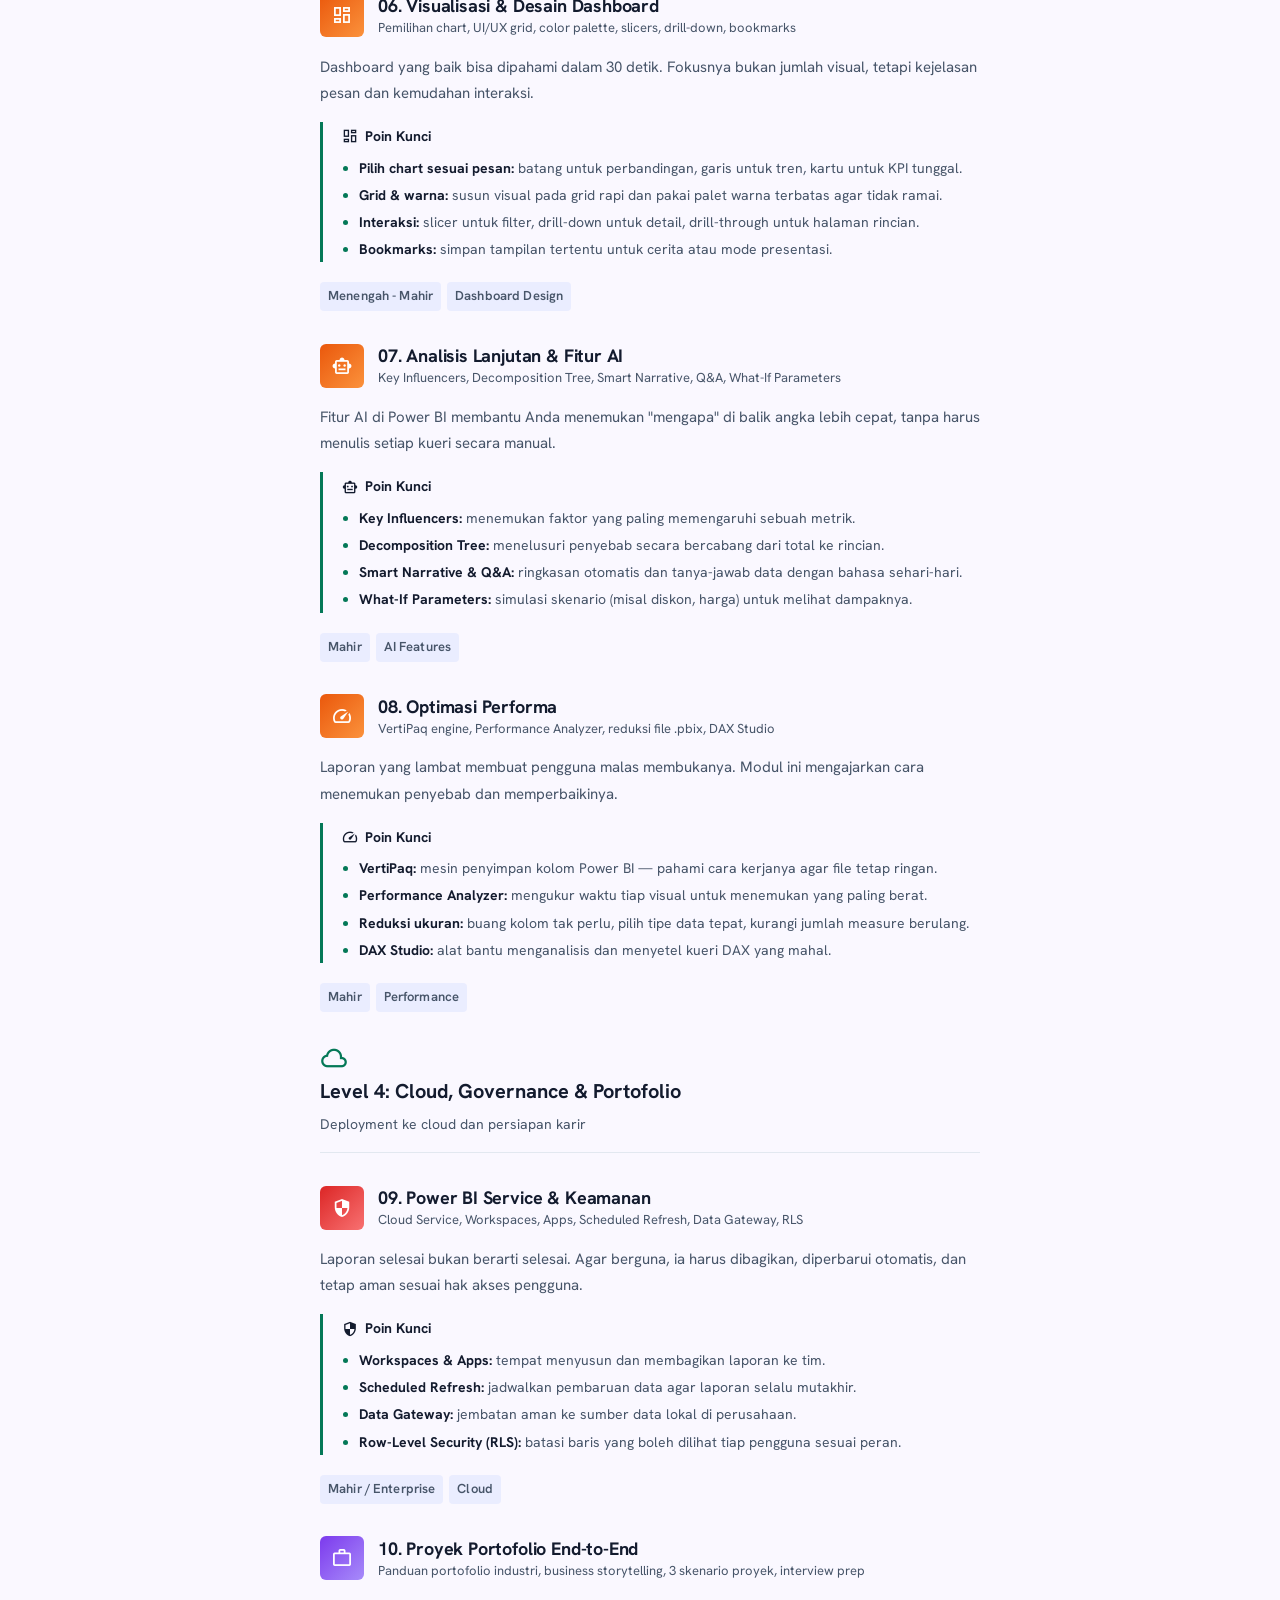
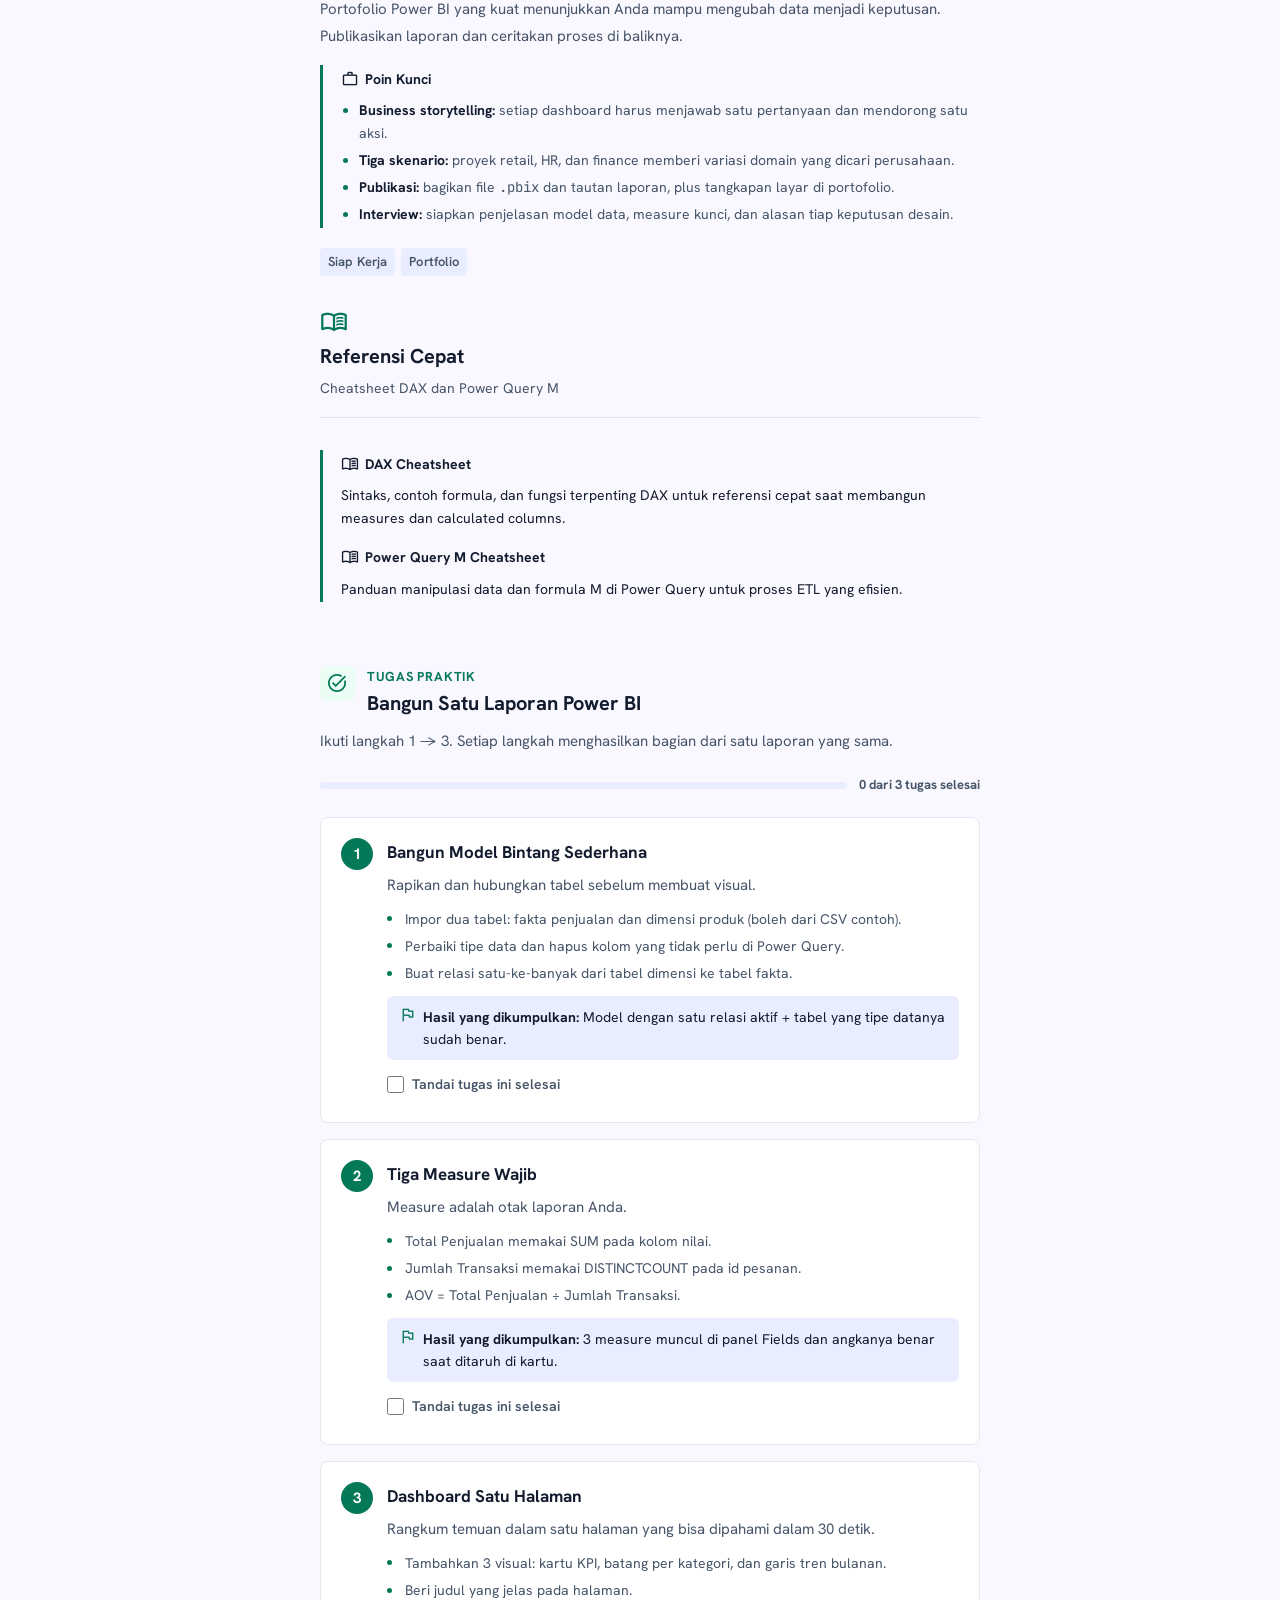
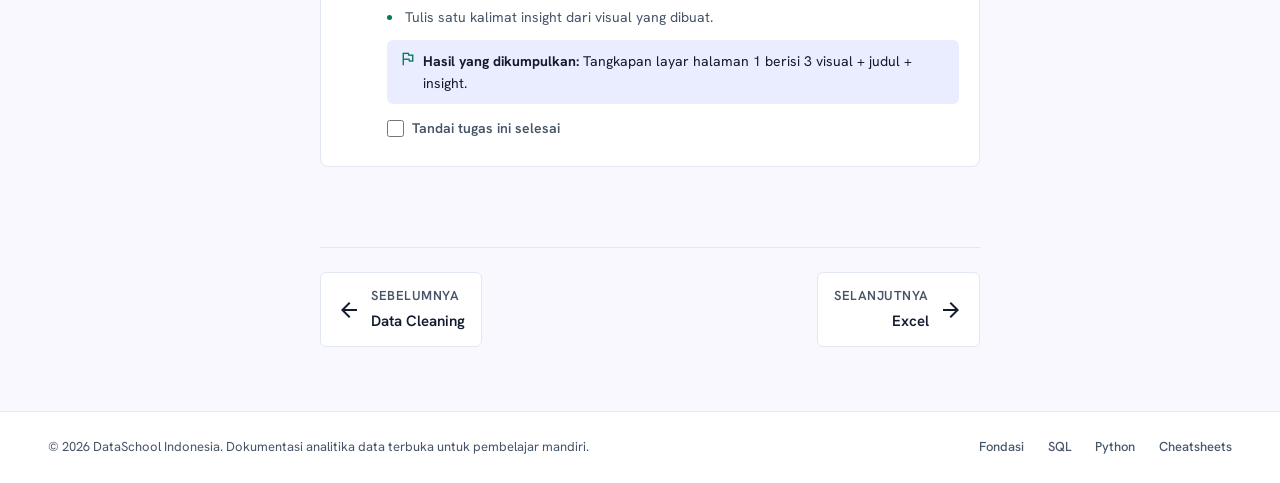
<file: website/powerbi-tutorial.html>
<!DOCTYPE html>
<html lang="id">
<head>
  <meta charset="utf-8">
  <meta name="viewport" content="width=device-width, initial-scale=1.0">
  <title>Microsoft Power BI — DataSchool</title>
  <meta name="description" content="Kurikulum lengkap Power BI: dari antarmuka, Power Query ETL, Data Modeling, DAX, Time Intelligence, Dashboard Design, hingga Deployment & Portofolio.">
  <link rel="preconnect" href="https://fonts.googleapis.com">
  <link crossorigin href="https://fonts.gstatic.com" rel="preconnect">
  <link href="https://fonts.googleapis.com/css2?family=Hanken+Grotesk:ital,wght@0,300..900;1,300..900&family=JetBrains+Mono:ital,wght@0,100..800;1,100..800&display=swap" rel="stylesheet">
  <link href="https://fonts.googleapis.com/css2?family=Material+Symbols+Outlined:opsz,wght,FILL,GRAD@20..48,100..700,0..1,-50..200" rel="stylesheet">
  <link rel="stylesheet" href="styles.css">
</head>
<body>
  <!-- ===== HEADER ===== -->
  <header class="header" id="main-header">
    <div class="header__inner">
      <div class="header__left">
        <a href="index.html" class="logo">
          <span class="logo__icon material-symbols-outlined">school</span>
          <span class="logo__text">DataSchool</span>
        </a>
        <nav class="nav-desktop" id="desktop-nav">
          <a href="fundamental.html" class="nav-link">Fondasi</a>
          <a href="sql-tutorial.html" class="nav-link">SQL</a>
          <a href="python-tutorial.html" class="nav-link">Python</a>
          <a href="powerbi-tutorial.html" class="nav-link active">Power BI</a>
          <a href="excel-tutorial.html" class="nav-link">Excel</a>
          <a href="ecommerce-case-study.html" class="nav-link">Studi Kasus</a>
          <a href="cheatsheets.html" class="nav-link">Cheatsheets</a>
        </nav>
      </div>
      <div class="header__right">
        <div class="search-bar" id="global-search">
          <span class="material-symbols-outlined search-bar__icon">search</span>
          <input type="text" placeholder="Cari materi data..." class="search-bar__input" id="search-input">
          <kbd class="search-bar__kbd">/</kbd>
        </div>
        <div class="header__actions">
          <button class="btn-icon" title="Ganti tema terang / gelap" id="theme-toggle">
            <span class="material-symbols-outlined">dark_mode</span>
          </button>
        </div>
      </div>
      <button class="mobile-menu-btn" id="mobile-menu-btn" aria-label="Buka menu navigasi">
        <span class="material-symbols-outlined">menu</span>
      </button>
    </div>
  </header>

  <!-- ===== MOBILE NAV DRAWER ===== -->
  <div class="mobile-drawer" id="mobile-drawer">
    <div class="mobile-drawer__overlay" id="drawer-overlay"></div>
    <div class="mobile-drawer__content">
      <div class="mobile-drawer__header">
        <a href="index.html" class="logo">
          <span class="logo__icon material-symbols-outlined">school</span>
          <span class="logo__text">DataSchool</span>
        </a>
        <button class="btn-icon" id="close-drawer" aria-label="Tutup menu navigasi">
          <span class="material-symbols-outlined">close</span>
        </button>
      </div>
      <nav class="mobile-drawer__nav">
        <a href="index.html" class="mobile-nav-link">
          <span class="material-symbols-outlined">home</span>Beranda
        </a>
        <a href="fundamental.html" class="mobile-nav-link">
          <span class="material-symbols-outlined">auto_stories</span>Fondasi
        </a>
        <a href="sql-tutorial.html" class="mobile-nav-link">
          <span class="material-symbols-outlined">database</span>SQL
        </a>
        <a href="python-tutorial.html" class="mobile-nav-link">
          <span class="material-symbols-outlined">code</span>Python
        </a>
        <a href="powerbi-tutorial.html" class="mobile-nav-link mobile-nav-link--active">
          <span class="material-symbols-outlined">monitoring</span>Power BI
        </a>
        <a href="excel-tutorial.html" class="mobile-nav-link">
          <span class="material-symbols-outlined">grid_on</span>Excel
        </a>
        <a href="data-cleaning.html" class="mobile-nav-link">
          <span class="material-symbols-outlined">cleaning_services</span>Data Cleaning
        </a>
        <a href="ecommerce-case-study.html" class="mobile-nav-link">
          <span class="material-symbols-outlined">analytics</span>Studi Kasus
        </a>
        <a href="cheatsheets.html" class="mobile-nav-link">
          <span class="material-symbols-outlined">menu_book</span>Cheatsheets
        </a>
      </nav>
    </div>
  </div>

  <!-- ===== MAIN CONTENT ===== -->
  <main class="main">
    <!-- Hero -->
    <section class="content-hero" id="powerbi-hero">
      <div class="content-hero__container">
        <div class="content-hero__breadcrumb">
          <a href="index.html">Beranda</a>
          <span class="material-symbols-outlined" style="font-size:16px">chevron_right</span>
          <span>Microsoft Power BI</span>
        </div>
        <div class="content-hero__badge">
          <span class="material-symbols-outlined" style="font-size:14px">monitoring</span>
          <span>BUSINESS INTELLIGENCE</span>
        </div>
        <h1 class="content-hero__title">Microsoft Power BI</h1>
        <p class="content-hero__subtitle">
          Kurikulum lengkap 10 modul: dari pengenalan antarmuka, Power Query ETL, Data Modeling, DAX, Time Intelligence, Dashboard Design, AI Features, hingga Deployment & Portofolio.
        </p>
        <div class="content-hero__meta">
          <span class="content-hero__meta-item">
            <span class="material-symbols-outlined" style="font-size:18px">menu_book</span>
            10 Modul
          </span>
          <span class="content-hero__meta-item">
            <span class="material-symbols-outlined" style="font-size:18px">signal_cellular_alt</span>
            Pemula → Enterprise
          </span>
          <span class="content-hero__meta-item">
            <span class="material-symbols-outlined" style="font-size:18px">schedule</span>
            ~35 Jam
          </span>
        </div>
      </div>
    </section>

    <!-- Content Body -->
    <section class="section" id="powerbi-content">
      <div class="section__container">
        <div class="content-layout content-layout--toc">
          <!-- Sidebar -->
          <aside class="content-sidebar" id="kurikulum-sidebar">
            <div class="sidebar__section-title">Fundamental</div>
            <a href="fundamental.html" class="sidebar__item"><span class="material-symbols-outlined" style="font-size:16px">auto_stories</span>Fondasi Data Analytics</a>
            <a href="sql-tutorial.html" class="sidebar__item"><span class="material-symbols-outlined" style="font-size:16px">database</span>SQL Analytics</a>
            <a href="python-tutorial.html" class="sidebar__item"><span class="material-symbols-outlined" style="font-size:16px">code</span>Python & Pandas</a>
            <div class="sidebar__section-title">Alat & Pelaporan</div>
            <a href="data-cleaning.html" class="sidebar__item"><span class="material-symbols-outlined" style="font-size:16px">cleaning_services</span>Data Cleaning</a>
            <a href="powerbi-tutorial.html" class="sidebar__item active"><span class="material-symbols-outlined" style="font-size:16px">monitoring</span>Power BI</a>
            <a href="excel-tutorial.html" class="sidebar__item"><span class="material-symbols-outlined" style="font-size:16px">grid_on</span>Excel & Reporting</a>
            <div class="sidebar__section-title">Praktik & Referensi</div>
            <a href="ecommerce-case-study.html" class="sidebar__item"><span class="material-symbols-outlined" style="font-size:16px">analytics</span>Studi Kasus E-Commerce</a>
            <a href="cheatsheets.html" class="sidebar__item"><span class="material-symbols-outlined" style="font-size:16px">menu_book</span>Cheatsheets</a>
          </aside>

          <!-- Main Content -->
          <div class="content-body">

    <!-- Gambaran Sesi -->
            <section class="session-brief" id="gambaran-sesi">
              <div class="session-brief__head">
                <span class="material-symbols-outlined session-brief__icon">assignment</span>
                <div>
                  <span class="session-brief__eyebrow">Gambaran Sesi</span>
                  <h2 class="session-brief__title">Dari data mentah ke dashboard siap presentasi</h2>
                </div>
              </div>
              <p class="session-brief__intro">Sepuluh modul menuntun Anda dari impor data sampai laporan yang layak dipresentasikan ke manajemen. Setelah membaca, bangun satu laporan sendiri di Power BI Desktop.</p>
              <div class="session-brief__grid">
                <div class="session-brief__item">
                  <span class="material-symbols-outlined">category</span>
                  <div>
                    <span class="session-brief__label">Fokus Materi</span>
                    <p>Antarmuka Power BI, Power Query, star schema, DAX dasar & lanjutan, desain dashboard, optimasi performa, serta Power BI Service dan keamanan.</p>
                  </div>
                </div>
                <div class="session-brief__item">
                  <span class="material-symbols-outlined">flag</span>
                  <div>
                    <span class="session-brief__label">Hasil Akhir</span>
                    <p>File .pbix berisi satu halaman dashboard + minimal 3 measure.</p>
                  </div>
                </div>
                <div class="session-brief__item">
                  <span class="material-symbols-outlined">fact_check</span>
                  <div>
                    <span class="session-brief__label">Prasyarat</span>
                    <p>Power BI Desktop (gratis, Windows) dan idealnya sudah melewati sesi Data Cleaning.</p>
                  </div>
                </div>
                <div class="session-brief__item">
                  <span class="material-symbols-outlined">schedule</span>
                  <div>
                    <span class="session-brief__label">Estimasi Waktu</span>
                    <p>±60–90 menit.</p>
                  </div>
                </div>
              </div>
            </section>
            <!-- Level 1 -->
            <div class="content-divider">
              <span class="material-symbols-outlined">foundation</span>
              <h2>Level 1: Fondasi & Ingestion</h2>
              <p>Mengenal Power BI dan menyiapkan data</p>
            </div>

            <article class="content-article" id="pbi01">
              <div class="article-header">
                <div class="article-header__icon" style="background:linear-gradient(135deg,#047857,#10B981)">
                  <span class="material-symbols-outlined">desktop_windows</span>
                </div>
                <div>
                  <h2>01. Pengenalan & Antarmuka Power BI</h2>
                  <p class="article-header__sub">Ekosistem BI, arsitektur Power BI Desktop, 4 view utama, panel navigasi, BI lifecycle</p>
                </div>
              </div>
              <div class="article-content">
                <p>Power BI adalah alat mengubah data menjadi cerita visual. Sebelum membangun dashboard, Anda perlu mengenal "ruangan kerja" dan alur hidup proyek BI.</p>
                <div class="info-card info-card--primary">
                  <h4><span class="material-symbols-outlined" style="font-size:18px">desktop_windows</span> Poin Kunci</h4>
                  <ul>
                    <li><strong>Ekosistem:</strong> Power BI Desktop (membangun) dan Power BI Service (membagikan) bekerja berpasangan.</li>
                    <li><strong>Empat view:</strong> Report (kanvas visual), Data (tabel mentah), Model (relasi antar tabel), DAX Query.</li>
                    <li><strong>Siklus BI:</strong> impor data → transformasi → permodelan → visualisasi → publikasi.</li>
                  </ul>
                </div>
                <div class="featured-card__chips">
                  <span class="chip">Pemula</span>
                  <span class="chip">Interface</span>
                </div>
              </div>
            </article>

            <article class="content-article" id="pbi02">
              <div class="article-header">
                <div class="article-header__icon" style="background:linear-gradient(135deg,#047857,#10B981)">
                  <span class="material-symbols-outlined">transform</span>
                </div>
                <div>
                  <h2>02. Data Preparation & Power Query</h2>
                  <p class="article-header__sub">ETL, data cleaning, data typing, Pivot/Unpivot, Merge, Append, M basics</p>
                </div>
              </div>
              <div class="article-content">
                <p>Power Query adalah dapur tempat data dibersihkan. Semua langkah yang Anda lakukan terekam dan bisa diulang otomatis setiap kali data diperbarui.</p>
                <div class="info-card info-card--primary">
                  <h4><span class="material-symbols-outlined" style="font-size:18px">transform</span> Poin Kunci</h4>
                  <ul>
                    <li><strong>ETL:</strong> Extract data, Transform (bersihkan &amp; atur bentuk), Load ke model.</li>
                    <li><strong>Transformasi umum:</strong> perbaiki tipe data, hapus kolom kosong, ganti nilai, bagi kolom teks.</li>
                    <li><strong>Pivot/Unpivot:</strong> ubah bentuk data lebar menjadi panjang atau sebaliknya.</li>
                    <li><strong>Merge vs Append:</strong> Merge menyatukan kolom (JOIN), Append menumpuk baris (UNION).</li>
                  </ul>
                </div>
                <div class="featured-card__chips">
                  <span class="chip">Pemula - Menengah</span>
                  <span class="chip">Power Query</span>
                </div>
              </div>
            </article>

            <!-- Level 2 -->
            <div class="content-divider">
              <span class="material-symbols-outlined">schema</span>
              <h2>Level 2: Modeling & Core DAX</h2>
              <p>Merancang model data dan menulis formula DAX</p>
            </div>

            <article class="content-article" id="pbi03">
              <div class="article-header">
                <div class="article-header__icon" style="background:linear-gradient(135deg,#D97706,#FBBF24)">
                  <span class="material-symbols-outlined">hub</span>
                </div>
                <div>
                  <h2>03. Data Modeling & Star Schema</h2>
                  <p class="article-header__sub">Fact vs Dimension table, Star Schema, kardinalitas, filter direction, Dim_Date</p>
                </div>
              </div>
              <div class="article-content">
                <p>Model yang rapi membuat DAX sederhana dan laporan cepat. Sebaliknya, model berantakan membuat setiap visual bekerja keras. Di sini kita membangun fondasinya.</p>
                <div class="info-card info-card--primary">
                  <h4><span class="material-symbols-outlined" style="font-size:18px">hub</span> Poin Kunci</h4>
                  <ul>
                    <li><strong>Fact vs Dimension:</strong> tabel fakta menyimpan angka transaksi, tabel dimensi menyimpan konteks (produk, pelanggan, tanggal).</li>
                    <li><strong>Star schema:</strong> satu tabel fakta dikelilingi tabel dimensi — bentuk yang paling disarankan.</li>
                    <li><strong>Kardinalitas:</strong> umumnya satu-ke-banyak dari dimensi ke fakta.</li>
                    <li><strong>Dim_Date:</strong> tabel tanggal khusus untuk mengaktifkan fungsi waktu.</li>
                  </ul>
                </div>
                <div class="featured-card__chips">
                  <span class="chip">Menengah</span>
                  <span class="chip">Star Schema</span>
                </div>
              </div>
            </article>

            <article class="content-article" id="pbi04">
              <div class="article-header">
                <div class="article-header__icon" style="background:linear-gradient(135deg,#D97706,#FBBF24)">
                  <span class="material-symbols-outlined">calculate</span>
                </div>
                <div>
                  <h2>04. Fondasi DAX</h2>
                  <p class="article-header__sub">Calculated Column vs Measure, Row Context vs Filter Context, SUMX, VAR/RETURN</p>
                </div>
              </div>
              <div class="article-content">
                <p>DAX adalah bahasa formula Power BI. Menguasai dua konsep dasarnya — Column vs Measure dan Row vs Filter Context — membuat Anda menulis ukuran yang benar sejak awal.</p>
                <div class="info-card info-card--primary">
                  <h4><span class="material-symbols-outlined" style="font-size:18px">calculate</span> Poin Kunci</h4>
                  <ul>
                    <li><strong>Column vs Measure:</strong> calculated column disimpan per baris; measure dihitung sesuai konteks visual (lebih hemat memori).</li>
                    <li><strong>Row vs Filter Context:</strong> memahami keduanya adalah kunci agar agregasi tidak salah.</li>
                    <li><strong>Iterator SUMX:</strong> jumlahkan hasil ekspresi per baris, bukan hanya kolom.</li>
                    <li><strong>Pola VAR/RETURN:</strong> simpan hasil antara agar formula lebih mudah dibaca dan cepat.</li>
                  </ul>
                </div>
                <div class="featured-card__chips">
                  <span class="chip">Menengah</span>
                  <span class="chip">DAX</span>
                </div>
              </div>
            </article>

            <!-- Level 3 -->
            <div class="content-divider">
              <span class="material-symbols-outlined">rocket_launch</span>
              <h2>Level 3: Advanced Analytics & Design</h2>
              <p>DAX lanjutan, visualisasi, dan optimasi</p>
            </div>

            <article class="content-article" id="pbi05">
              <div class="article-header">
                <div class="article-header__icon" style="background:linear-gradient(135deg,#EA580C,#FB923C)">
                  <span class="material-symbols-outlined">timeline</span>
                </div>
                <div>
                  <h2>05. Advanced DAX & Time Intelligence</h2>
                  <p class="article-header__sub">CALCULATE(), ALL(), FILTER(), YoY, MoM, YTD, Moving Average, DIVIDE()</p>
                </div>
              </div>
              <div class="article-content">
                <p>Time Intelligence adalah kemampuan yang paling sering diminta di laporan manajemen: membandingkan kinerja bulan ini dengan bulan lalu atau tahun lalu.</p>
                <div class="info-card info-card--primary">
                  <h4><span class="material-symbols-outlined" style="font-size:18px">timeline</span> Poin Kunci</h4>
                  <ul>
                    <li><strong>CALCULATE():</strong> mengubah filter konteks — fungsi paling penting di DAX.</li>
                    <li><strong>ALL() &amp; FILTER():</strong> menghapus atau menyesuaikan filter untuk perhitungan khusus.</li>
                    <li><strong>Perbandingan waktu:</strong> YoY (tahun ke tahun), MoM (bulan ke bulan), YTD (akumulasi tahun berjalan).</li>
                    <li><strong>DIVIDE():</strong> pembagian aman yang mengembalikan nilai cadangan saat penyebut nol.</li>
                  </ul>
                </div>
                <div class="featured-card__chips">
                  <span class="chip">Menengah - Mahir</span>
                  <span class="chip">Time Intelligence</span>
                </div>
              </div>
            </article>

            <article class="content-article" id="pbi06">
              <div class="article-header">
                <div class="article-header__icon" style="background:linear-gradient(135deg,#EA580C,#FB923C)">
                  <span class="material-symbols-outlined">dashboard</span>
                </div>
                <div>
                  <h2>06. Visualisasi & Desain Dashboard</h2>
                  <p class="article-header__sub">Pemilihan chart, UI/UX grid, color palette, slicers, drill-down, bookmarks</p>
                </div>
              </div>
              <div class="article-content">
                <p>Dashboard yang baik bisa dipahami dalam 30 detik. Fokusnya bukan jumlah visual, tetapi kejelasan pesan dan kemudahan interaksi.</p>
                <div class="info-card info-card--primary">
                  <h4><span class="material-symbols-outlined" style="font-size:18px">dashboard</span> Poin Kunci</h4>
                  <ul>
                    <li><strong>Pilih chart sesuai pesan:</strong> batang untuk perbandingan, garis untuk tren, kartu untuk KPI tunggal.</li>
                    <li><strong>Grid &amp; warna:</strong> susun visual pada grid rapi dan pakai palet warna terbatas agar tidak ramai.</li>
                    <li><strong>Interaksi:</strong> slicer untuk filter, drill-down untuk detail, drill-through untuk halaman rincian.</li>
                    <li><strong>Bookmarks:</strong> simpan tampilan tertentu untuk cerita atau mode presentasi.</li>
                  </ul>
                </div>
                <div class="featured-card__chips">
                  <span class="chip">Menengah - Mahir</span>
                  <span class="chip">Dashboard Design</span>
                </div>
              </div>
            </article>

            <article class="content-article" id="pbi07">
              <div class="article-header">
                <div class="article-header__icon" style="background:linear-gradient(135deg,#EA580C,#FB923C)">
                  <span class="material-symbols-outlined">smart_toy</span>
                </div>
                <div>
                  <h2>07. Analisis Lanjutan & Fitur AI</h2>
                  <p class="article-header__sub">Key Influencers, Decomposition Tree, Smart Narrative, Q&A, What-If Parameters</p>
                </div>
              </div>
              <div class="article-content">
                <p>Fitur AI di Power BI membantu Anda menemukan "mengapa" di balik angka lebih cepat, tanpa harus menulis setiap kueri secara manual.</p>
                <div class="info-card info-card--primary">
                  <h4><span class="material-symbols-outlined" style="font-size:18px">smart_toy</span> Poin Kunci</h4>
                  <ul>
                    <li><strong>Key Influencers:</strong> menemukan faktor yang paling memengaruhi sebuah metrik.</li>
                    <li><strong>Decomposition Tree:</strong> menelusuri penyebab secara bercabang dari total ke rincian.</li>
                    <li><strong>Smart Narrative &amp; Q&A:</strong> ringkasan otomatis dan tanya-jawab data dengan bahasa sehari-hari.</li>
                    <li><strong>What-If Parameters:</strong> simulasi skenario (misal diskon, harga) untuk melihat dampaknya.</li>
                  </ul>
                </div>
                <div class="featured-card__chips">
                  <span class="chip">Mahir</span>
                  <span class="chip">AI Features</span>
                </div>
              </div>
            </article>

            <article class="content-article" id="pbi08">
              <div class="article-header">
                <div class="article-header__icon" style="background:linear-gradient(135deg,#EA580C,#FB923C)">
                  <span class="material-symbols-outlined">speed</span>
                </div>
                <div>
                  <h2>08. Optimasi Performa</h2>
                  <p class="article-header__sub">VertiPaq engine, Performance Analyzer, reduksi file .pbix, DAX Studio</p>
                </div>
              </div>
              <div class="article-content">
                <p>Laporan yang lambat membuat pengguna malas membukanya. Modul ini mengajarkan cara menemukan penyebab dan memperbaikinya.</p>
                <div class="info-card info-card--primary">
                  <h4><span class="material-symbols-outlined" style="font-size:18px">speed</span> Poin Kunci</h4>
                  <ul>
                    <li><strong>VertiPaq:</strong> mesin penyimpan kolom Power BI — pahami cara kerjanya agar file tetap ringan.</li>
                    <li><strong>Performance Analyzer:</strong> mengukur waktu tiap visual untuk menemukan yang paling berat.</li>
                    <li><strong>Reduksi ukuran:</strong> buang kolom tak perlu, pilih tipe data tepat, kurangi jumlah measure berulang.</li>
                    <li><strong>DAX Studio:</strong> alat bantu menganalisis dan menyetel kueri DAX yang mahal.</li>
                  </ul>
                </div>
                <div class="featured-card__chips">
                  <span class="chip">Mahir</span>
                  <span class="chip">Performance</span>
                </div>
              </div>
            </article>

            <!-- Level 4 -->
            <div class="content-divider">
              <span class="material-symbols-outlined">cloud</span>
              <h2>Level 4: Cloud, Governance & Portofolio</h2>
              <p>Deployment ke cloud dan persiapan karir</p>
            </div>

            <article class="content-article" id="pbi09">
              <div class="article-header">
                <div class="article-header__icon" style="background:linear-gradient(135deg,#DC2626,#F87171)">
                  <span class="material-symbols-outlined">security</span>
                </div>
                <div>
                  <h2>09. Power BI Service & Keamanan</h2>
                  <p class="article-header__sub">Cloud Service, Workspaces, Apps, Scheduled Refresh, Data Gateway, RLS</p>
                </div>
              </div>
              <div class="article-content">
                <p>Laporan selesai bukan berarti selesai. Agar berguna, ia harus dibagikan, diperbarui otomatis, dan tetap aman sesuai hak akses pengguna.</p>
                <div class="info-card info-card--primary">
                  <h4><span class="material-symbols-outlined" style="font-size:18px">security</span> Poin Kunci</h4>
                  <ul>
                    <li><strong>Workspaces &amp; Apps:</strong> tempat menyusun dan membagikan laporan ke tim.</li>
                    <li><strong>Scheduled Refresh:</strong> jadwalkan pembaruan data agar laporan selalu mutakhir.</li>
                    <li><strong>Data Gateway:</strong> jembatan aman ke sumber data lokal di perusahaan.</li>
                    <li><strong>Row-Level Security (RLS):</strong> batasi baris yang boleh dilihat tiap pengguna sesuai peran.</li>
                  </ul>
                </div>
                <div class="featured-card__chips">
                  <span class="chip">Mahir / Enterprise</span>
                  <span class="chip">Cloud</span>
                </div>
              </div>
            </article>

            <article class="content-article" id="pbi10">
              <div class="article-header">
                <div class="article-header__icon" style="background:linear-gradient(135deg,#7C3AED,#A78BFA)">
                  <span class="material-symbols-outlined">work</span>
                </div>
                <div>
                  <h2>10. Proyek Portofolio End-to-End</h2>
                  <p class="article-header__sub">Panduan portofolio industri, business storytelling, 3 skenario proyek, interview prep</p>
                </div>
              </div>
              <div class="article-content">
                <p>Portofolio Power BI yang kuat menunjukkan Anda mampu mengubah data menjadi keputusan. Publikasikan laporan dan ceritakan proses di baliknya.</p>
                <div class="info-card info-card--primary">
                  <h4><span class="material-symbols-outlined" style="font-size:18px">work</span> Poin Kunci</h4>
                  <ul>
                    <li><strong>Business storytelling:</strong> setiap dashboard harus menjawab satu pertanyaan dan mendorong satu aksi.</li>
                    <li><strong>Tiga skenario:</strong> proyek retail, HR, dan finance memberi variasi domain yang dicari perusahaan.</li>
                    <li><strong>Publikasi:</strong> bagikan file <code>.pbix</code> dan tautan laporan, plus tangkapan layar di portofolio.</li>
                    <li><strong>Interview:</strong> siapkan penjelasan model data, measure kunci, dan alasan tiap keputusan desain.</li>
                  </ul>
                </div>
                <div class="featured-card__chips">
                  <span class="chip">Siap Kerja</span>
                  <span class="chip">Portfolio</span>
                </div>
              </div>
            </article>

            <!-- Referensi -->
            <div class="content-divider" id="ref-dax">
              <span class="material-symbols-outlined">menu_book</span>
              <h2>Referensi Cepat</h2>
              <p>Cheatsheet DAX dan Power Query M</p>
            </div>

            <div class="info-card info-card--primary" id="ref-pq" style="margin-bottom:2rem">
              <h4><span class="material-symbols-outlined" style="font-size:18px">menu_book</span> DAX Cheatsheet</h4>
              <p>Sintaks, contoh formula, dan fungsi terpenting DAX untuk referensi cepat saat membangun measures dan calculated columns.</p>
              <h4 style="margin-top:1rem"><span class="material-symbols-outlined" style="font-size:18px">menu_book</span> Power Query M Cheatsheet</h4>
              <p>Panduan manipulasi data dan formula M di Power Query untuk proses ETL yang efisien.</p>
            </div>

            <!-- Nav Footer -->
                <!-- Tugas Praktik -->
            <section class="task-section" id="tugas-praktik">
              <div class="session-brief__head">
                <span class="material-symbols-outlined session-brief__icon">task_alt</span>
                <div>
                  <span class="session-brief__eyebrow">Tugas Praktik</span>
                  <h2 class="session-brief__title">Bangun Satu Laporan Power BI</h2>
                </div>
              </div>
              <p class="session-brief__intro">Ikuti langkah 1 → 3. Setiap langkah menghasilkan bagian dari satu laporan yang sama.</p>
              <div class="task-progress">
                <span class="task-progress__track"><span class="task-progress__bar" id="task-progress-bar"></span></span>
                <span class="task-progress__text" id="task-progress-text">0 dari 3 tugas selesai</span>
              </div>
              <ol class="task-list">
              <li class="task-card">
                <span class="task-card__num">1</span>
                <div class="task-card__body">
                  <h3 class="task-card__title">Bangun Model Bintang Sederhana</h3>
                  <p class="task-card__desc">Rapikan dan hubungkan tabel sebelum membuat visual.</p>
                  <ul class="task-card__steps">
                    <li>Impor dua tabel: fakta penjualan dan dimensi produk (boleh dari CSV contoh).</li>
                    <li>Perbaiki tipe data dan hapus kolom yang tidak perlu di Power Query.</li>
                    <li>Buat relasi satu-ke-banyak dari tabel dimensi ke tabel fakta.</li>
                  </ul>
                  <div class="task-card__result">
                    <span class="material-symbols-outlined">flag</span>
                    <span><strong>Hasil yang dikumpulkan:</strong> Model dengan satu relasi aktif + tabel yang tipe datanya sudah benar.</span>
                  </div>
                  <label class="task-check">
                    <input type="checkbox" data-task="powerbi-tutorial-1">
                    <span>Tandai tugas ini selesai</span>
                  </label>
                </div>
              </li>
              <li class="task-card">
                <span class="task-card__num">2</span>
                <div class="task-card__body">
                  <h3 class="task-card__title">Tiga Measure Wajib</h3>
                  <p class="task-card__desc">Measure adalah otak laporan Anda.</p>
                  <ul class="task-card__steps">
                    <li>Total Penjualan memakai SUM pada kolom nilai.</li>
                    <li>Jumlah Transaksi memakai DISTINCTCOUNT pada id pesanan.</li>
                    <li>AOV = Total Penjualan ÷ Jumlah Transaksi.</li>
                  </ul>
                  <div class="task-card__result">
                    <span class="material-symbols-outlined">flag</span>
                    <span><strong>Hasil yang dikumpulkan:</strong> 3 measure muncul di panel Fields dan angkanya benar saat ditaruh di kartu.</span>
                  </div>
                  <label class="task-check">
                    <input type="checkbox" data-task="powerbi-tutorial-2">
                    <span>Tandai tugas ini selesai</span>
                  </label>
                </div>
              </li>
              <li class="task-card">
                <span class="task-card__num">3</span>
                <div class="task-card__body">
                  <h3 class="task-card__title">Dashboard Satu Halaman</h3>
                  <p class="task-card__desc">Rangkum temuan dalam satu halaman yang bisa dipahami dalam 30 detik.</p>
                  <ul class="task-card__steps">
                    <li>Tambahkan 3 visual: kartu KPI, batang per kategori, dan garis tren bulanan.</li>
                    <li>Beri judul yang jelas pada halaman.</li>
                    <li>Tulis satu kalimat insight dari visual yang dibuat.</li>
                  </ul>
                  <div class="task-card__result">
                    <span class="material-symbols-outlined">flag</span>
                    <span><strong>Hasil yang dikumpulkan:</strong> Tangkapan layar halaman 1 berisi 3 visual + judul + insight.</span>
                  </div>
                  <label class="task-check">
                    <input type="checkbox" data-task="powerbi-tutorial-3">
                    <span>Tandai tugas ini selesai</span>
                  </label>
                </div>
              </li>
              </ol>
            </section><div class="content-nav-footer">
              <a href="data-cleaning.html" class="content-nav-footer__link content-nav-footer__link--prev">
                <span class="material-symbols-outlined">arrow_back</span>
                <div>
                  <span class="content-nav-footer__label">Sebelumnya</span>
                  <span class="content-nav-footer__title">Data Cleaning</span>
                </div>
              </a>
              <a href="excel-tutorial.html" class="content-nav-footer__link content-nav-footer__link--next">
                <div>
                  <span class="content-nav-footer__label">Selanjutnya</span>
                  <span class="content-nav-footer__title">Excel</span>
                </div>
                <span class="material-symbols-outlined">arrow_forward</span>
              </a>
            </div>
          </div>
          <aside class="toc-rail" id="toc-rail">
            <div class="toc-rail__title">DI HALAMAN INI</div>
            <a href="#gambaran-sesi" class="toc-rail__item">Gambaran Sesi</a>
            <a href="#pbi01" class="toc-rail__item active">01. Pengenalan &amp; Antarmuka Power BI</a>
            <a href="#pbi02" class="toc-rail__item">02. Data Preparation &amp; Power Query</a>
            <a href="#pbi03" class="toc-rail__item">03. Data Modeling &amp; Star Schema</a>
            <a href="#pbi04" class="toc-rail__item">04. Fondasi DAX</a>
            <a href="#pbi05" class="toc-rail__item">05. Advanced DAX &amp; Time Intelligence</a>
            <a href="#pbi06" class="toc-rail__item">06. Visualisasi &amp; Desain Dashboard</a>
            <a href="#pbi07" class="toc-rail__item">07. Analisis Lanjutan &amp; Fitur AI</a>
            <a href="#pbi08" class="toc-rail__item">08. Optimasi Performa</a>
            <a href="#pbi09" class="toc-rail__item">09. Power BI Service &amp; Keamanan</a>
            <a href="#pbi10" class="toc-rail__item">10. Proyek Portofolio End-to-End</a>
                      <a href="#tugas-praktik" class="toc-rail__item">Tugas Praktik</a>
</aside>
        </div>
      </div>
    </section>
  </main>

  <!-- ===== FOOTER ===== -->
  <footer class="footer" id="main-footer">
    <div class="footer__inner">
      <div class="footer__left">
        <p class="footer__copyright">&copy; 2026 DataSchool Indonesia. Dokumentasi analitika data terbuka untuk pembelajar mandiri.</p>
      </div>
      <div class="footer__links">
        <a href="fundamental.html" class="footer__link">Fondasi</a>
        <a href="sql-tutorial.html" class="footer__link">SQL</a>
        <a href="python-tutorial.html" class="footer__link">Python</a>
        <a href="cheatsheets.html" class="footer__link">Cheatsheets</a>
      </div>
    </div>
  </footer>

  <script src="main.js"></script>
</body>
</html>
</file>
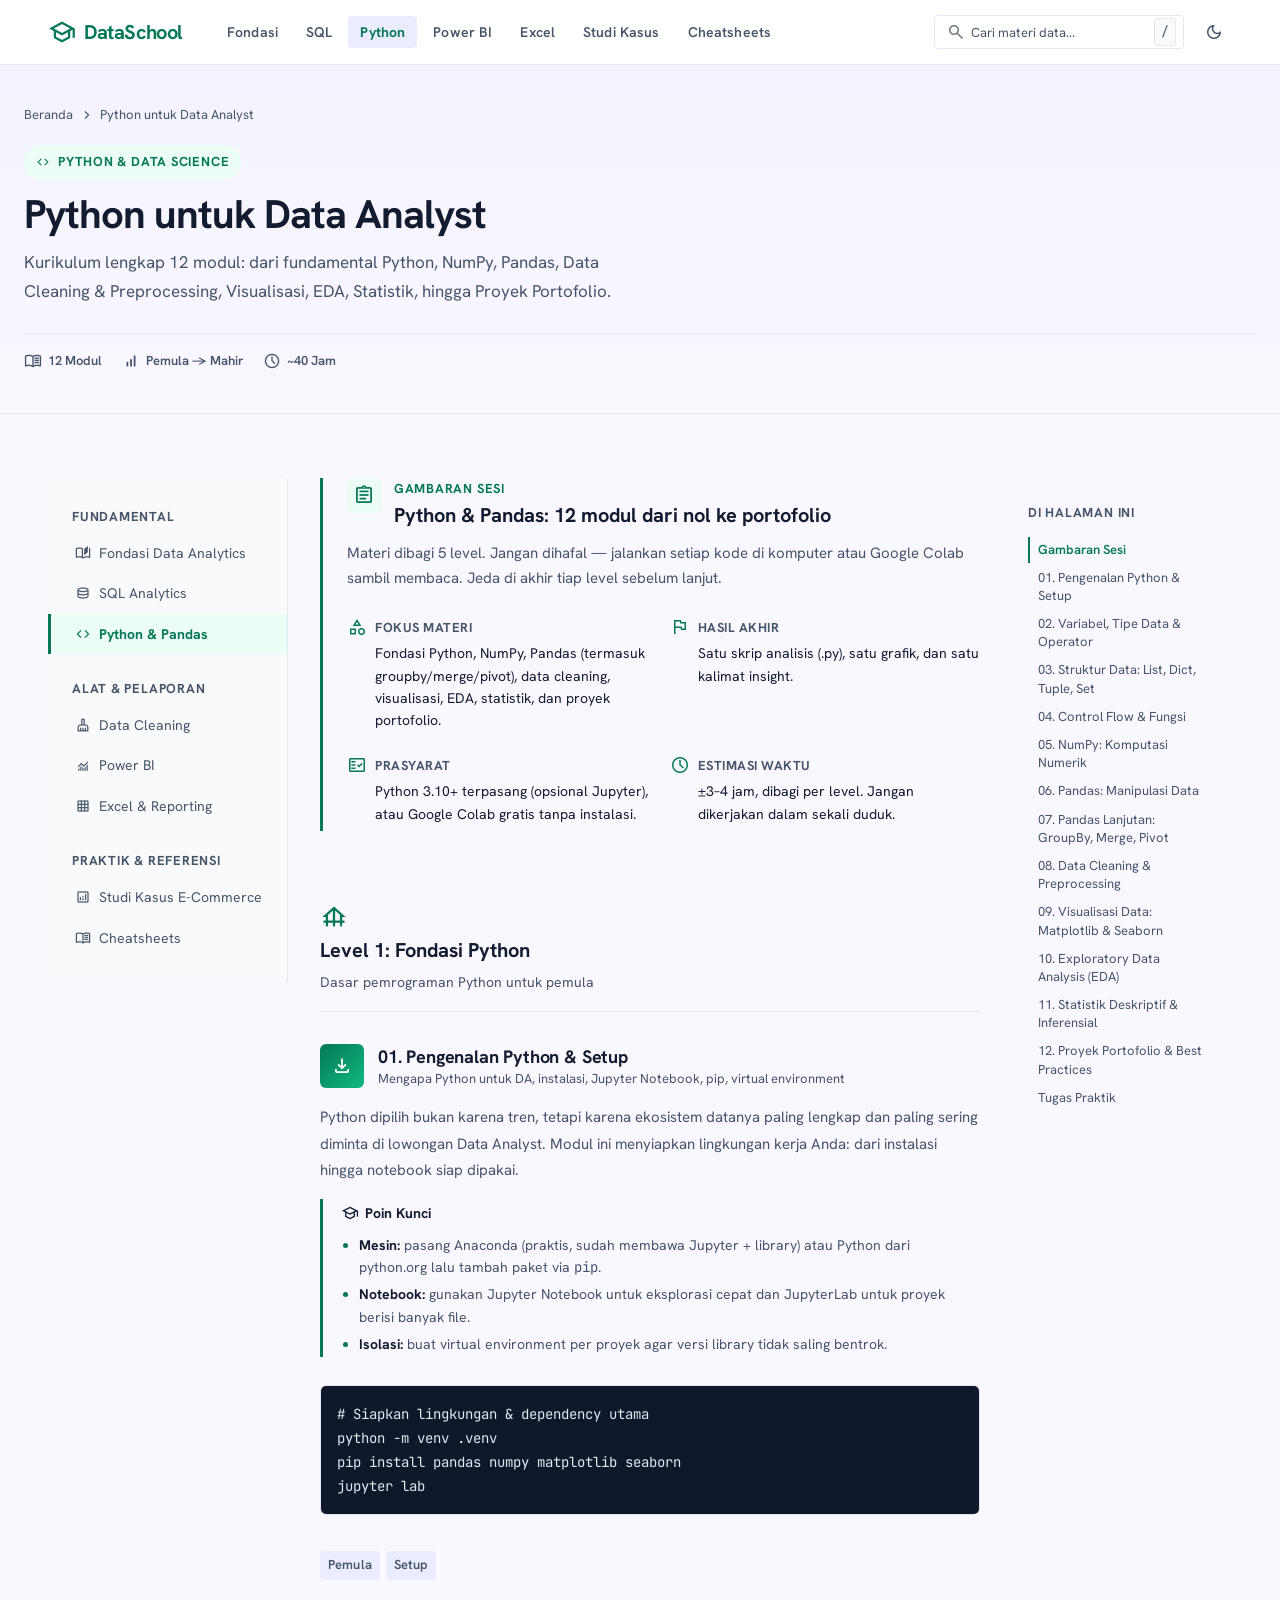
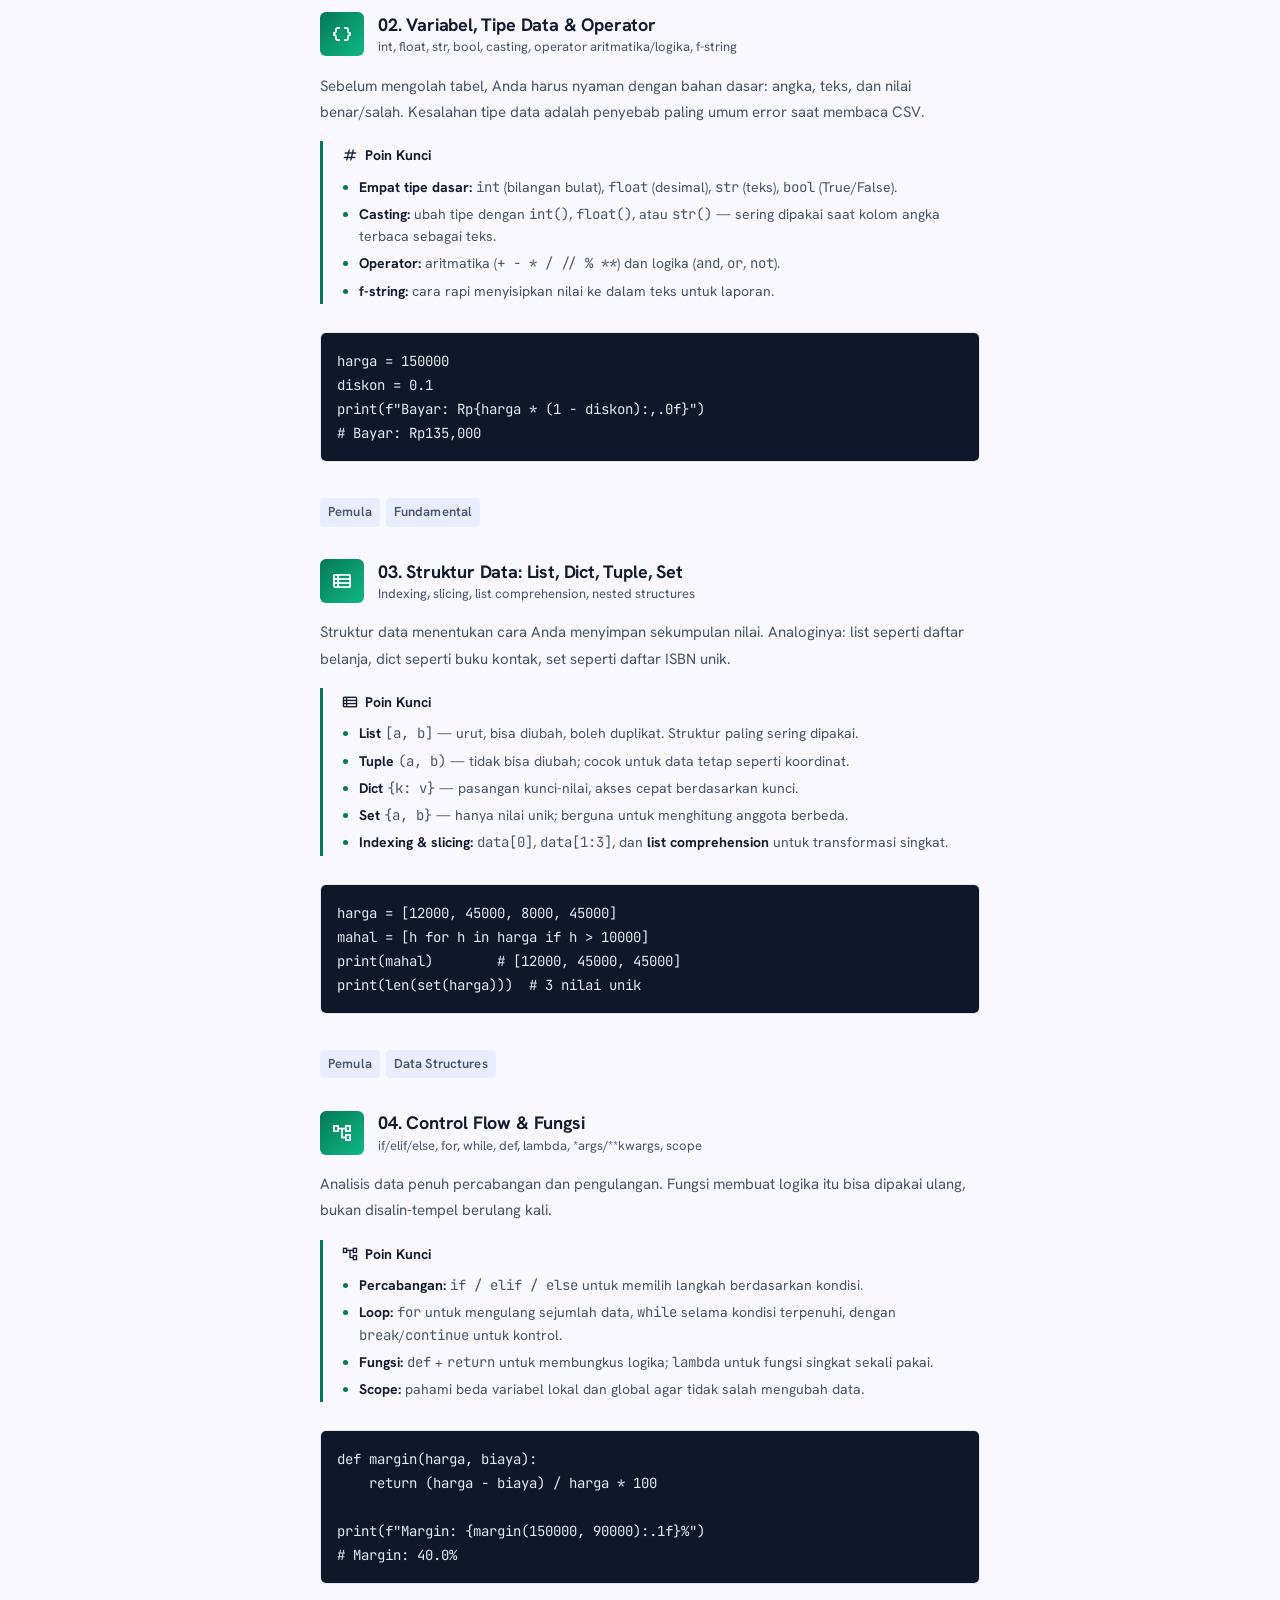
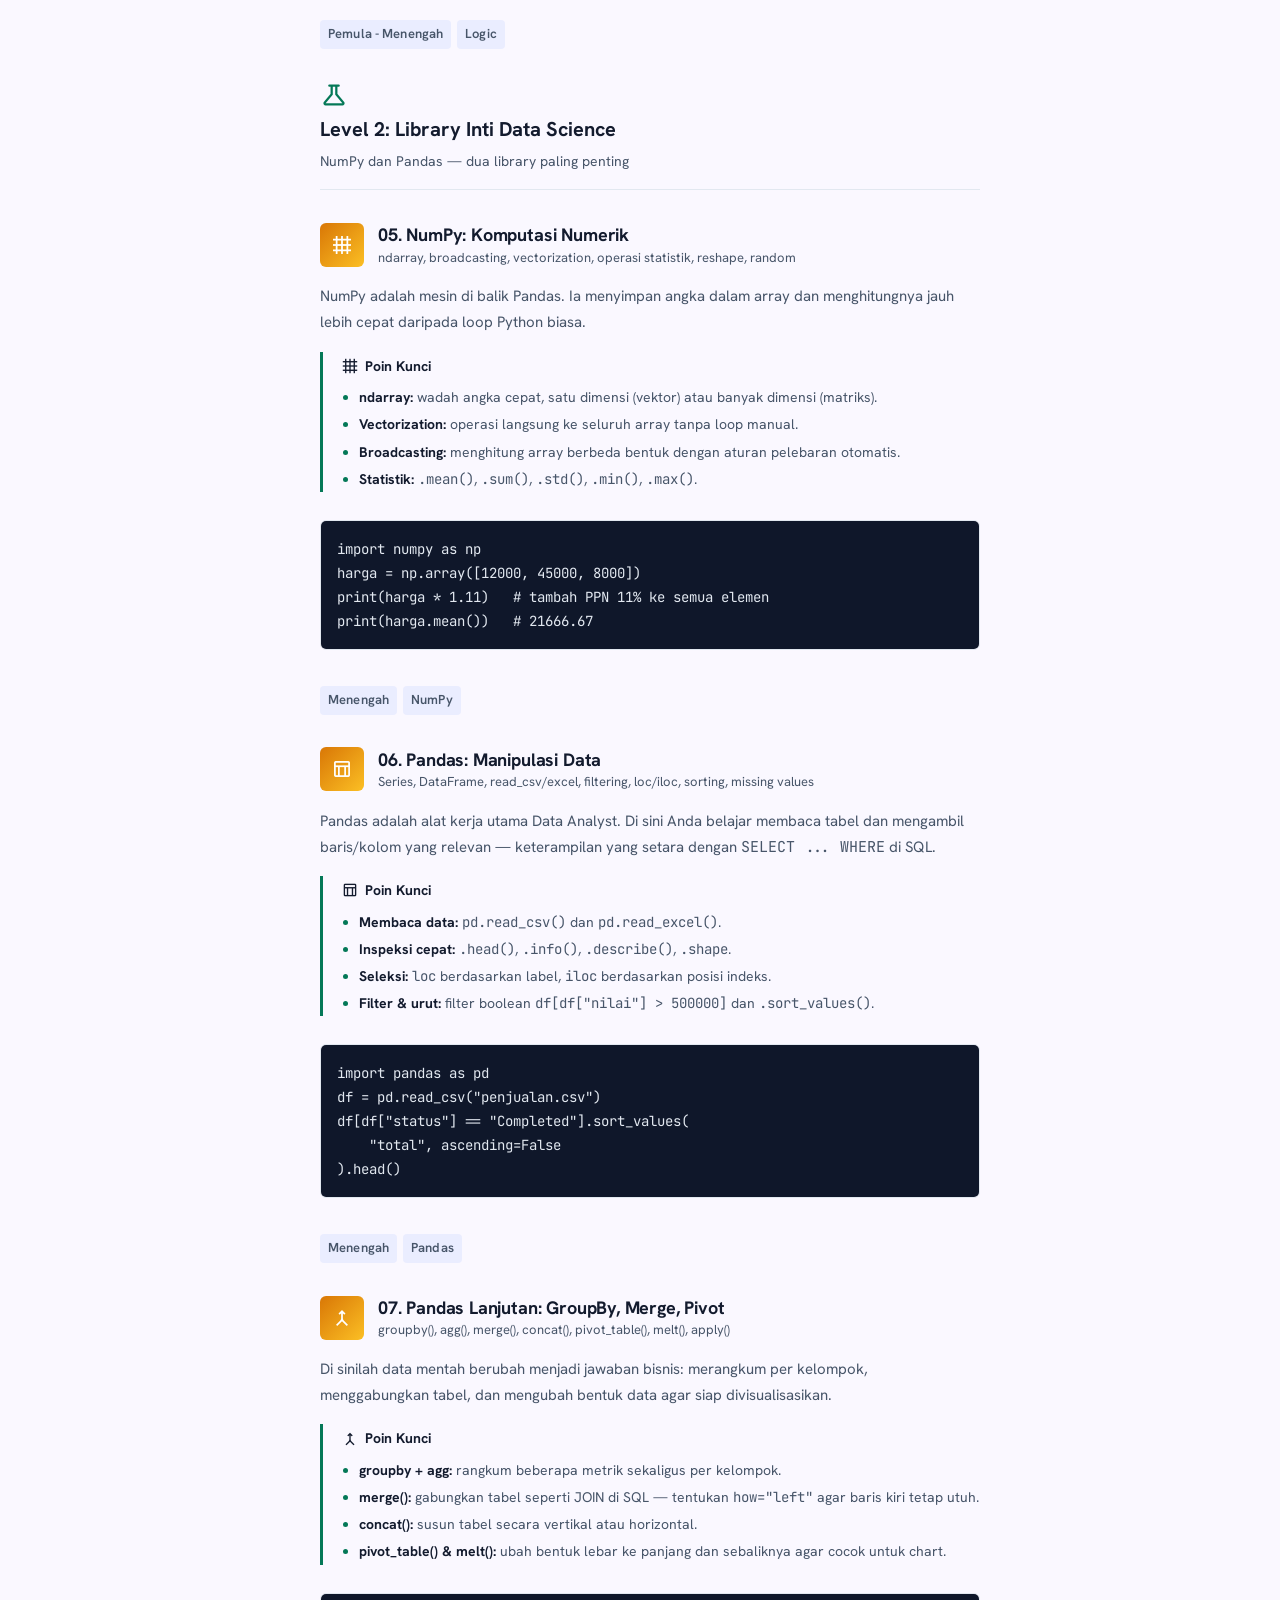
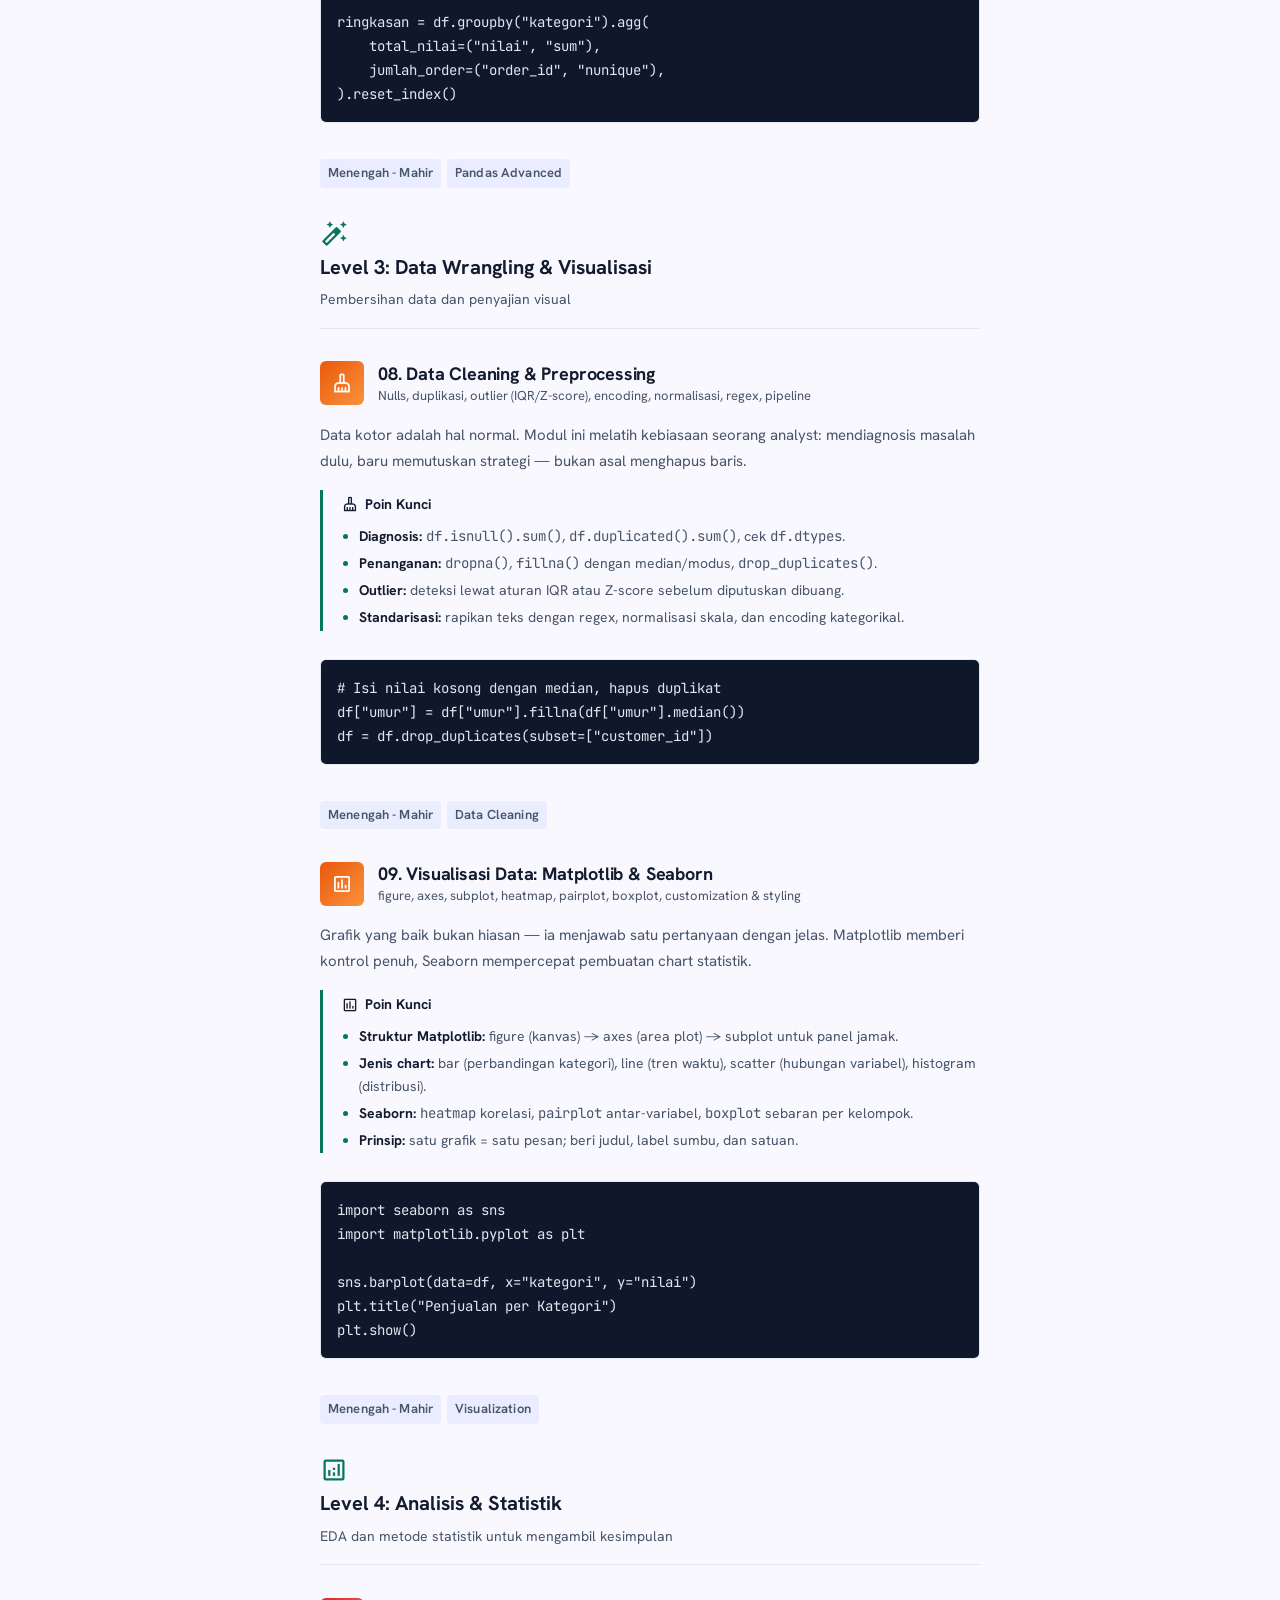
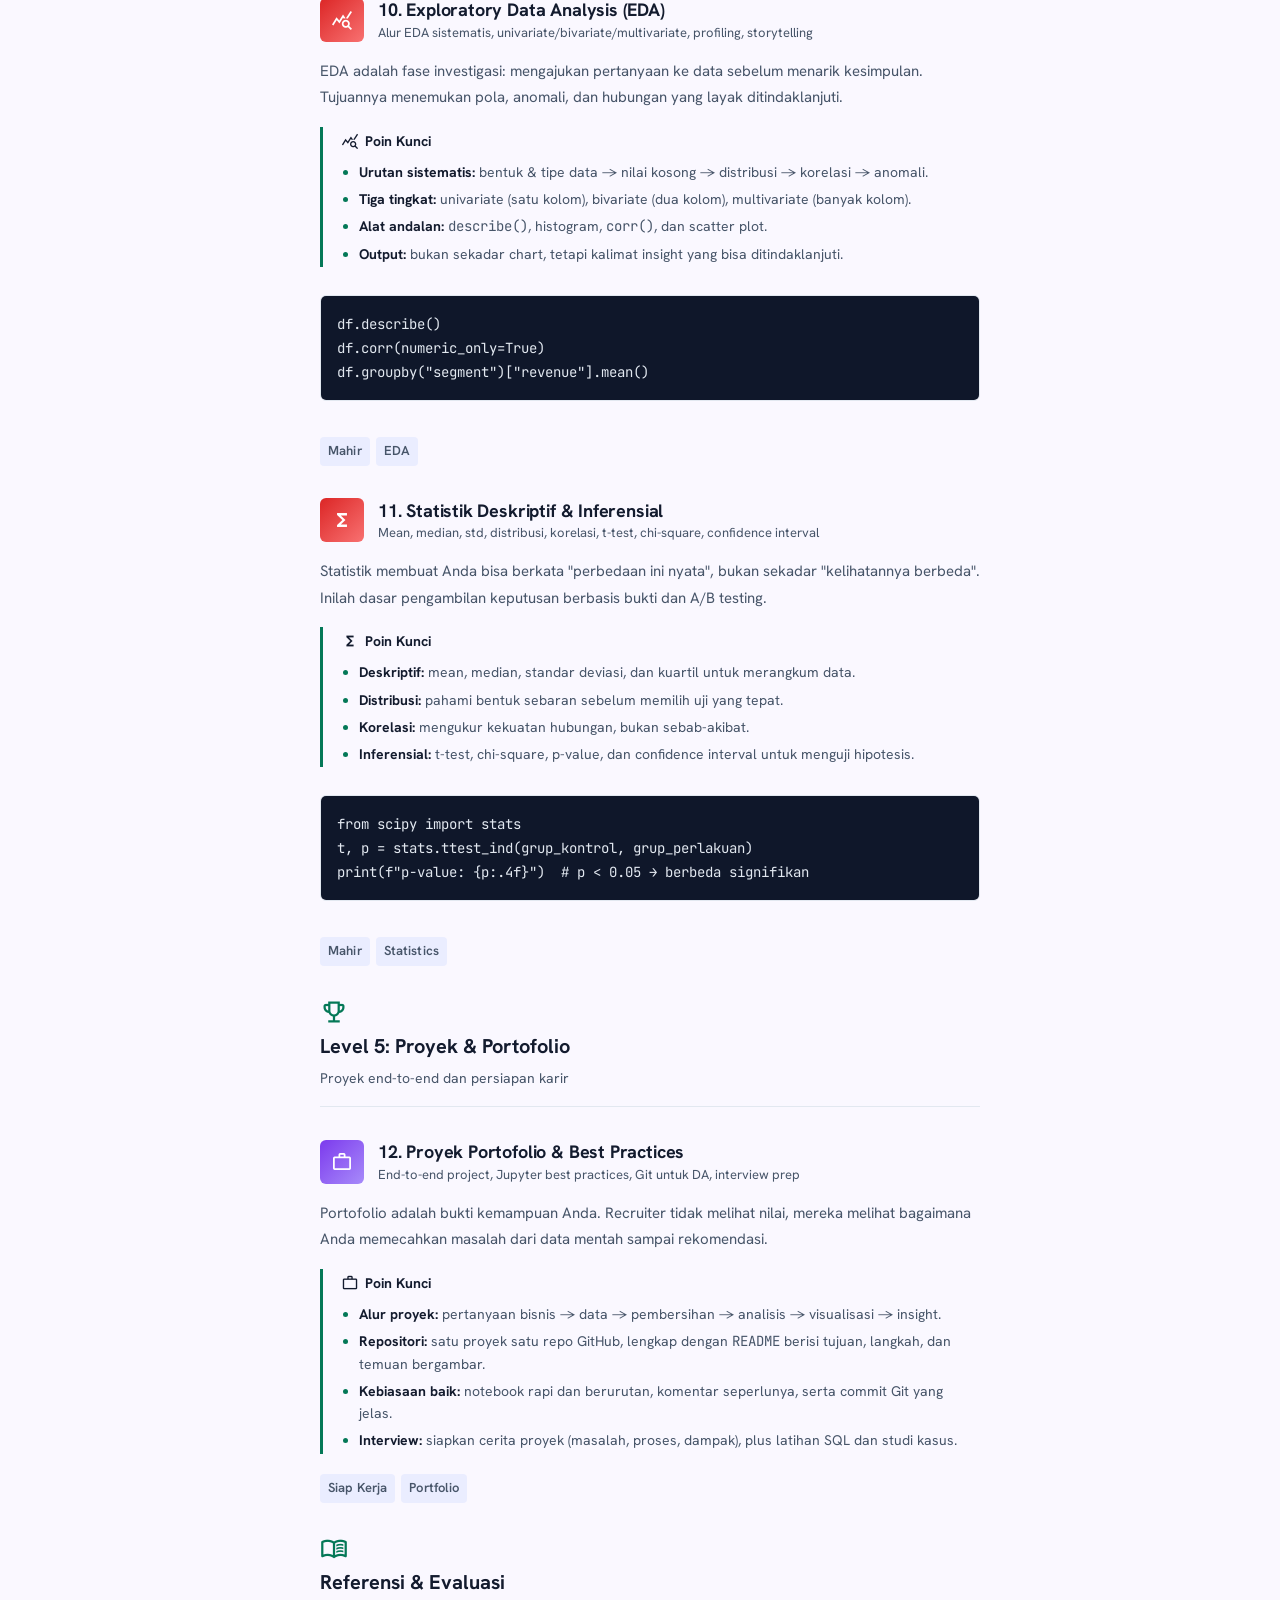
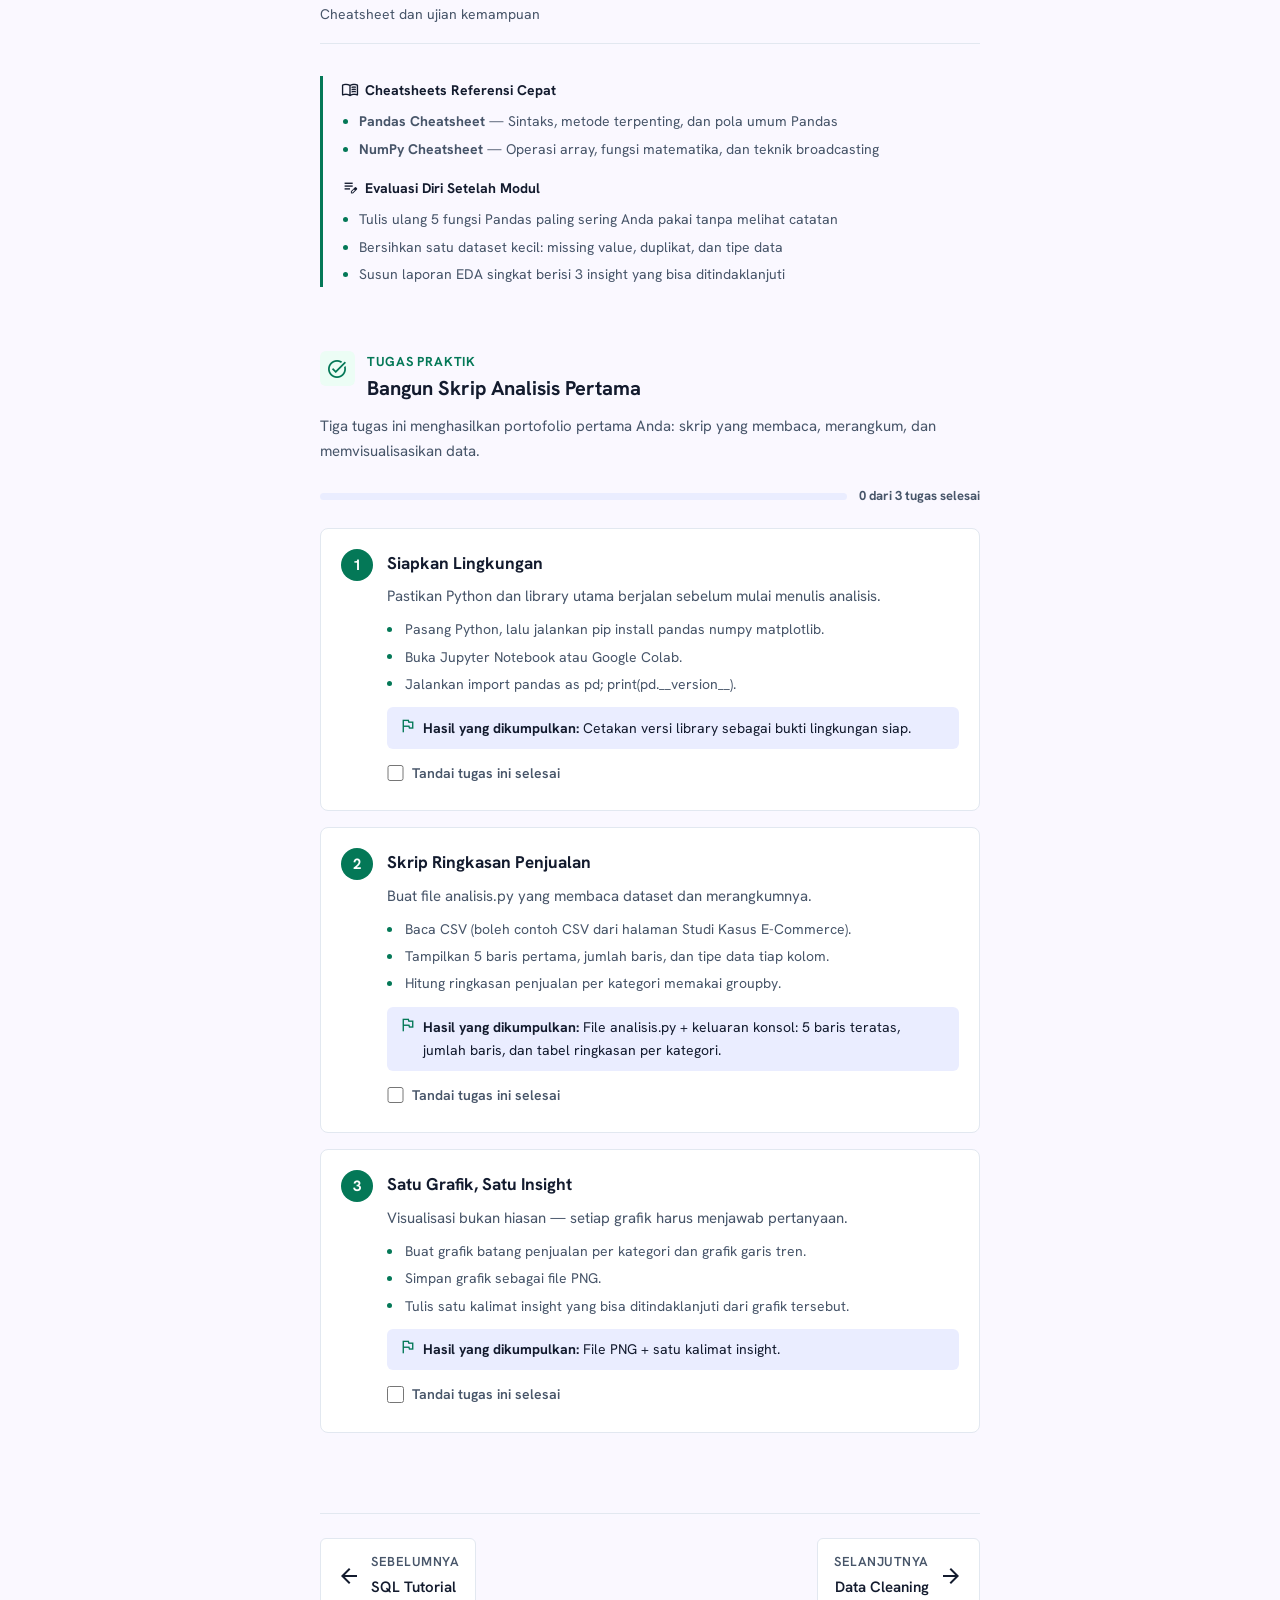
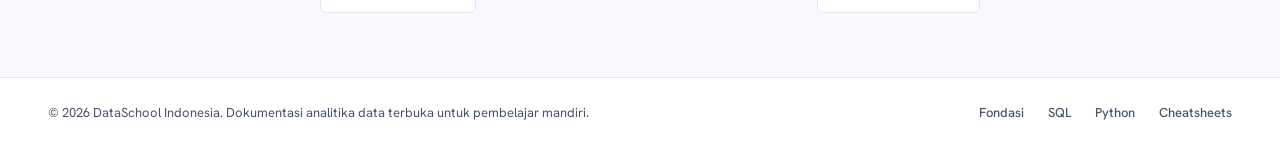
<file: website/python-tutorial.html>
<!DOCTYPE html>
<html lang="id">
<head>
  <meta charset="utf-8">
  <meta name="viewport" content="width=device-width, initial-scale=1.0">
  <title>Python untuk Data Analyst — DataSchool</title>
  <meta name="description" content="Kurikulum lengkap Python untuk Data Analyst: dari fundamental Python, NumPy, Pandas, Data Cleaning, Visualisasi, EDA, hingga Statistik dan Portofolio.">
  <link rel="preconnect" href="https://fonts.googleapis.com">
  <link crossorigin href="https://fonts.gstatic.com" rel="preconnect">
  <link href="https://fonts.googleapis.com/css2?family=Hanken+Grotesk:ital,wght@0,300..900;1,300..900&family=JetBrains+Mono:ital,wght@0,100..800;1,100..800&display=swap" rel="stylesheet">
  <link href="https://fonts.googleapis.com/css2?family=Material+Symbols+Outlined:opsz,wght,FILL,GRAD@20..48,100..700,0..1,-50..200" rel="stylesheet">
  <link rel="stylesheet" href="styles.css">
</head>
<body>
  <!-- ===== HEADER ===== -->
  <header class="header" id="main-header">
    <div class="header__inner">
      <div class="header__left">
        <a href="index.html" class="logo">
          <span class="logo__icon material-symbols-outlined">school</span>
          <span class="logo__text">DataSchool</span>
        </a>
        <nav class="nav-desktop" id="desktop-nav">
          <a href="fundamental.html" class="nav-link">Fondasi</a>
          <a href="sql-tutorial.html" class="nav-link">SQL</a>
          <a href="python-tutorial.html" class="nav-link active">Python</a>
          <a href="powerbi-tutorial.html" class="nav-link">Power BI</a>
          <a href="excel-tutorial.html" class="nav-link">Excel</a>
          <a href="ecommerce-case-study.html" class="nav-link">Studi Kasus</a>
          <a href="cheatsheets.html" class="nav-link">Cheatsheets</a>
        </nav>
      </div>
      <div class="header__right">
        <div class="search-bar" id="global-search">
          <span class="material-symbols-outlined search-bar__icon">search</span>
          <input type="text" placeholder="Cari materi data..." class="search-bar__input" id="search-input">
          <kbd class="search-bar__kbd">/</kbd>
        </div>
        <div class="header__actions">
          <button class="btn-icon" title="Ganti tema terang / gelap" id="theme-toggle">
            <span class="material-symbols-outlined">dark_mode</span>
          </button>
        </div>
      </div>
      <button class="mobile-menu-btn" id="mobile-menu-btn" aria-label="Buka menu navigasi">
        <span class="material-symbols-outlined">menu</span>
      </button>
    </div>
  </header>

  <!-- ===== MOBILE NAV DRAWER ===== -->
  <div class="mobile-drawer" id="mobile-drawer">
    <div class="mobile-drawer__overlay" id="drawer-overlay"></div>
    <div class="mobile-drawer__content">
      <div class="mobile-drawer__header">
        <a href="index.html" class="logo">
          <span class="logo__icon material-symbols-outlined">school</span>
          <span class="logo__text">DataSchool</span>
        </a>
        <button class="btn-icon" id="close-drawer" aria-label="Tutup menu navigasi">
          <span class="material-symbols-outlined">close</span>
        </button>
      </div>
      <nav class="mobile-drawer__nav">
        <a href="index.html" class="mobile-nav-link">
          <span class="material-symbols-outlined">home</span>Beranda
        </a>
        <a href="fundamental.html" class="mobile-nav-link">
          <span class="material-symbols-outlined">auto_stories</span>Fondasi
        </a>
        <a href="sql-tutorial.html" class="mobile-nav-link">
          <span class="material-symbols-outlined">database</span>SQL
        </a>
        <a href="python-tutorial.html" class="mobile-nav-link mobile-nav-link--active">
          <span class="material-symbols-outlined">code</span>Python
        </a>
        <a href="powerbi-tutorial.html" class="mobile-nav-link">
          <span class="material-symbols-outlined">monitoring</span>Power BI
        </a>
        <a href="excel-tutorial.html" class="mobile-nav-link">
          <span class="material-symbols-outlined">grid_on</span>Excel
        </a>
        <a href="data-cleaning.html" class="mobile-nav-link">
          <span class="material-symbols-outlined">cleaning_services</span>Data Cleaning
        </a>
        <a href="ecommerce-case-study.html" class="mobile-nav-link">
          <span class="material-symbols-outlined">analytics</span>Studi Kasus
        </a>
        <a href="cheatsheets.html" class="mobile-nav-link">
          <span class="material-symbols-outlined">menu_book</span>Cheatsheets
        </a>
      </nav>
    </div>
  </div>

  <!-- ===== MAIN CONTENT ===== -->
  <main class="main">
    <!-- Hero -->
    <section class="content-hero" id="python-hero">
      <div class="content-hero__container">
        <div class="content-hero__breadcrumb">
          <a href="index.html">Beranda</a>
          <span class="material-symbols-outlined" style="font-size:16px">chevron_right</span>
          <span>Python untuk Data Analyst</span>
        </div>
        <div class="content-hero__badge">
          <span class="material-symbols-outlined" style="font-size:14px">code</span>
          <span>PYTHON & DATA SCIENCE</span>
        </div>
        <h1 class="content-hero__title">Python untuk Data Analyst</h1>
        <p class="content-hero__subtitle">
          Kurikulum lengkap 12 modul: dari fundamental Python, NumPy, Pandas, Data Cleaning & Preprocessing, Visualisasi, EDA, Statistik, hingga Proyek Portofolio.
        </p>
        <div class="content-hero__meta">
          <span class="content-hero__meta-item">
            <span class="material-symbols-outlined" style="font-size:18px">menu_book</span>
            12 Modul
          </span>
          <span class="content-hero__meta-item">
            <span class="material-symbols-outlined" style="font-size:18px">signal_cellular_alt</span>
            Pemula → Mahir
          </span>
          <span class="content-hero__meta-item">
            <span class="material-symbols-outlined" style="font-size:18px">schedule</span>
            ~40 Jam
          </span>
        </div>
      </div>
    </section>

    <!-- Content Body -->
    <section class="section" id="python-content">
      <div class="section__container">
        <div class="content-layout content-layout--toc">
          <!-- Sidebar -->
          <aside class="content-sidebar" id="kurikulum-sidebar">
            <div class="sidebar__section-title">Fundamental</div>
            <a href="fundamental.html" class="sidebar__item"><span class="material-symbols-outlined" style="font-size:16px">auto_stories</span>Fondasi Data Analytics</a>
            <a href="sql-tutorial.html" class="sidebar__item"><span class="material-symbols-outlined" style="font-size:16px">database</span>SQL Analytics</a>
            <a href="python-tutorial.html" class="sidebar__item active"><span class="material-symbols-outlined" style="font-size:16px">code</span>Python & Pandas</a>
            <div class="sidebar__section-title">Alat & Pelaporan</div>
            <a href="data-cleaning.html" class="sidebar__item"><span class="material-symbols-outlined" style="font-size:16px">cleaning_services</span>Data Cleaning</a>
            <a href="powerbi-tutorial.html" class="sidebar__item"><span class="material-symbols-outlined" style="font-size:16px">monitoring</span>Power BI</a>
            <a href="excel-tutorial.html" class="sidebar__item"><span class="material-symbols-outlined" style="font-size:16px">grid_on</span>Excel & Reporting</a>
            <div class="sidebar__section-title">Praktik & Referensi</div>
            <a href="ecommerce-case-study.html" class="sidebar__item"><span class="material-symbols-outlined" style="font-size:16px">analytics</span>Studi Kasus E-Commerce</a>
            <a href="cheatsheets.html" class="sidebar__item"><span class="material-symbols-outlined" style="font-size:16px">menu_book</span>Cheatsheets</a>
          </aside>

          <!-- Main Content -->
          <div class="content-body">

    <!-- Gambaran Sesi -->
            <section class="session-brief" id="gambaran-sesi">
              <div class="session-brief__head">
                <span class="material-symbols-outlined session-brief__icon">assignment</span>
                <div>
                  <span class="session-brief__eyebrow">Gambaran Sesi</span>
                  <h2 class="session-brief__title">Python & Pandas: 12 modul dari nol ke portofolio</h2>
                </div>
              </div>
              <p class="session-brief__intro">Materi dibagi 5 level. Jangan dihafal — jalankan setiap kode di komputer atau Google Colab sambil membaca. Jeda di akhir tiap level sebelum lanjut.</p>
              <div class="session-brief__grid">
                <div class="session-brief__item">
                  <span class="material-symbols-outlined">category</span>
                  <div>
                    <span class="session-brief__label">Fokus Materi</span>
                    <p>Fondasi Python, NumPy, Pandas (termasuk groupby/merge/pivot), data cleaning, visualisasi, EDA, statistik, dan proyek portofolio.</p>
                  </div>
                </div>
                <div class="session-brief__item">
                  <span class="material-symbols-outlined">flag</span>
                  <div>
                    <span class="session-brief__label">Hasil Akhir</span>
                    <p>Satu skrip analisis (.py), satu grafik, dan satu kalimat insight.</p>
                  </div>
                </div>
                <div class="session-brief__item">
                  <span class="material-symbols-outlined">fact_check</span>
                  <div>
                    <span class="session-brief__label">Prasyarat</span>
                    <p>Python 3.10+ terpasang (opsional Jupyter), atau Google Colab gratis tanpa instalasi.</p>
                  </div>
                </div>
                <div class="session-brief__item">
                  <span class="material-symbols-outlined">schedule</span>
                  <div>
                    <span class="session-brief__label">Estimasi Waktu</span>
                    <p>±3–4 jam, dibagi per level. Jangan dikerjakan dalam sekali duduk.</p>
                  </div>
                </div>
              </div>
            </section>
            <!-- Level 1 -->
            <div class="content-divider">
              <span class="material-symbols-outlined">foundation</span>
              <h2>Level 1: Fondasi Python</h2>
              <p>Dasar pemrograman Python untuk pemula</p>
            </div>

            <article class="content-article" id="mod01">
              <div class="article-header">
                <div class="article-header__icon" style="background:linear-gradient(135deg,#047857,#10B981)">
                  <span class="material-symbols-outlined">download</span>
                </div>
                <div>
                  <h2>01. Pengenalan Python & Setup</h2>
                  <p class="article-header__sub">Mengapa Python untuk DA, instalasi, Jupyter Notebook, pip, virtual environment</p>
                </div>
              </div>
              <div class="article-content">
                <p>Python dipilih bukan karena tren, tetapi karena ekosistem datanya paling lengkap dan paling sering diminta di lowongan Data Analyst. Modul ini menyiapkan lingkungan kerja Anda: dari instalasi hingga notebook siap dipakai.</p>
                <div class="info-card info-card--primary">
                  <h4><span class="material-symbols-outlined" style="font-size:18px">school</span> Poin Kunci</h4>
                  <ul>
                    <li><strong>Mesin:</strong> pasang Anaconda (praktis, sudah membawa Jupyter + library) atau Python dari python.org lalu tambah paket via <code>pip</code>.</li>
                    <li><strong>Notebook:</strong> gunakan Jupyter Notebook untuk eksplorasi cepat dan JupyterLab untuk proyek berisi banyak file.</li>
                    <li><strong>Isolasi:</strong> buat virtual environment per proyek agar versi library tidak saling bentrok.</li>
                  </ul>
                </div>
                <div class="code-sandbox" style="margin:0.75rem 0 1rem">
                  <div class="code-sandbox__editor" style="min-height:auto">
<pre style="margin:0"><code><span class="cm"># Siapkan lingkungan & dependency utama</span>
python -m venv .venv
pip install pandas numpy matplotlib seaborn
jupyter lab</code></pre>
                  </div>
                </div>
                <div class="featured-card__chips">
                  <span class="chip">Pemula</span>
                  <span class="chip">Setup</span>
                </div>
              </div>
            </article>

            <article class="content-article" id="mod02">
              <div class="article-header">
                <div class="article-header__icon" style="background:linear-gradient(135deg,#047857,#10B981)">
                  <span class="material-symbols-outlined">data_object</span>
                </div>
                <div>
                  <h2>02. Variabel, Tipe Data & Operator</h2>
                  <p class="article-header__sub">int, float, str, bool, casting, operator aritmatika/logika, f-string</p>
                </div>
              </div>
              <div class="article-content">
                <p>Sebelum mengolah tabel, Anda harus nyaman dengan bahan dasar: angka, teks, dan nilai benar/salah. Kesalahan tipe data adalah penyebab paling umum error saat membaca CSV.</p>
                <div class="info-card info-card--primary">
                  <h4><span class="material-symbols-outlined" style="font-size:18px">tag</span> Poin Kunci</h4>
                  <ul>
                    <li><strong>Empat tipe dasar:</strong> <code>int</code> (bilangan bulat), <code>float</code> (desimal), <code>str</code> (teks), <code>bool</code> (True/False).</li>
                    <li><strong>Casting:</strong> ubah tipe dengan <code>int()</code>, <code>float()</code>, atau <code>str()</code> — sering dipakai saat kolom angka terbaca sebagai teks.</li>
                    <li><strong>Operator:</strong> aritmatika (<code>+ - * / // % **</code>) dan logika (<code>and</code>, <code>or</code>, <code>not</code>).</li>
                    <li><strong>f-string:</strong> cara rapi menyisipkan nilai ke dalam teks untuk laporan.</li>
                  </ul>
                </div>
                <div class="code-sandbox" style="margin:0.75rem 0 1rem">
                  <div class="code-sandbox__editor" style="min-height:auto">
<pre style="margin:0"><code>harga = 150000
diskon = 0.1
<span class="fn">print</span>(<span class="str">f"Bayar: Rp{harga * (1 - diskon):,.0f}"</span>)
<span class="cm"># Bayar: Rp135,000</span></code></pre>
                  </div>
                </div>
                <div class="featured-card__chips">
                  <span class="chip">Pemula</span>
                  <span class="chip">Fundamental</span>
                </div>
              </div>
            </article>

            <article class="content-article" id="mod03">
              <div class="article-header">
                <div class="article-header__icon" style="background:linear-gradient(135deg,#047857,#10B981)">
                  <span class="material-symbols-outlined">view_list</span>
                </div>
                <div>
                  <h2>03. Struktur Data: List, Dict, Tuple, Set</h2>
                  <p class="article-header__sub">Indexing, slicing, list comprehension, nested structures</p>
                </div>
              </div>
              <div class="article-content">
                <p>Struktur data menentukan cara Anda menyimpan sekumpulan nilai. Analoginya: list seperti daftar belanja, dict seperti buku kontak, set seperti daftar ISBN unik.</p>
                <div class="info-card info-card--primary">
                  <h4><span class="material-symbols-outlined" style="font-size:18px">view_list</span> Poin Kunci</h4>
                  <ul>
                    <li><strong>List</strong> <code>[a, b]</code> — urut, bisa diubah, boleh duplikat. Struktur paling sering dipakai.</li>
                    <li><strong>Tuple</strong> <code>(a, b)</code> — tidak bisa diubah; cocok untuk data tetap seperti koordinat.</li>
                    <li><strong>Dict</strong> <code>{k: v}</code> — pasangan kunci-nilai, akses cepat berdasarkan kunci.</li>
                    <li><strong>Set</strong> <code>{a, b}</code> — hanya nilai unik; berguna untuk menghitung anggota berbeda.</li>
                    <li><strong>Indexing &amp; slicing:</strong> <code>data[0]</code>, <code>data[1:3]</code>, dan <strong>list comprehension</strong> untuk transformasi singkat.</li>
                  </ul>
                </div>
                <div class="code-sandbox" style="margin:0.75rem 0 1rem">
                  <div class="code-sandbox__editor" style="min-height:auto">
<pre style="margin:0"><code>harga = [12000, 45000, 8000, 45000]
mahal = [h <span class="kw">for</span> h <span class="kw">in</span> harga <span class="kw">if</span> h > 10000]
<span class="fn">print</span>(mahal)        <span class="cm"># [12000, 45000, 45000]</span>
<span class="fn">print</span>(<span class="fn">len</span>(<span class="fn">set</span>(harga)))  <span class="cm"># 3 nilai unik</span></code></pre>
                  </div>
                </div>
                <div class="featured-card__chips">
                  <span class="chip">Pemula</span>
                  <span class="chip">Data Structures</span>
                </div>
              </div>
            </article>

            <article class="content-article" id="mod04">
              <div class="article-header">
                <div class="article-header__icon" style="background:linear-gradient(135deg,#047857,#10B981)">
                  <span class="material-symbols-outlined">account_tree</span>
                </div>
                <div>
                  <h2>04. Control Flow & Fungsi</h2>
                  <p class="article-header__sub">if/elif/else, for, while, def, lambda, *args/**kwargs, scope</p>
                </div>
              </div>
              <div class="article-content">
                <p>Analisis data penuh percabangan dan pengulangan. Fungsi membuat logika itu bisa dipakai ulang, bukan disalin-tempel berulang kali.</p>
                <div class="info-card info-card--primary">
                  <h4><span class="material-symbols-outlined" style="font-size:18px">account_tree</span> Poin Kunci</h4>
                  <ul>
                    <li><strong>Percabangan:</strong> <code>if / elif / else</code> untuk memilih langkah berdasarkan kondisi.</li>
                    <li><strong>Loop:</strong> <code>for</code> untuk mengulang sejumlah data, <code>while</code> selama kondisi terpenuhi, dengan <code>break</code>/<code>continue</code> untuk kontrol.</li>
                    <li><strong>Fungsi:</strong> <code>def</code> + <code>return</code> untuk membungkus logika; <code>lambda</code> untuk fungsi singkat sekali pakai.</li>
                    <li><strong>Scope:</strong> pahami beda variabel lokal dan global agar tidak salah mengubah data.</li>
                  </ul>
                </div>
                <div class="code-sandbox" style="margin:0.75rem 0 1rem">
                  <div class="code-sandbox__editor" style="min-height:auto">
<pre style="margin:0"><code><span class="kw">def</span> <span class="fn">margin</span>(harga, biaya):
    <span class="kw">return</span> (harga - biaya) / harga * 100

<span class="fn">print</span>(<span class="str">f"Margin: {margin(150000, 90000):.1f}%"</span>)
<span class="cm"># Margin: 40.0%</span></code></pre>
                  </div>
                </div>
                <div class="featured-card__chips">
                  <span class="chip">Pemula - Menengah</span>
                  <span class="chip">Logic</span>
                </div>
              </div>
            </article>

            <!-- Level 2 -->
            <div class="content-divider">
              <span class="material-symbols-outlined">science</span>
              <h2>Level 2: Library Inti Data Science</h2>
              <p>NumPy dan Pandas — dua library paling penting</p>
            </div>

            <article class="content-article" id="mod05">
              <div class="article-header">
                <div class="article-header__icon" style="background:linear-gradient(135deg,#D97706,#FBBF24)">
                  <span class="material-symbols-outlined">grid_4x4</span>
                </div>
                <div>
                  <h2>05. NumPy: Komputasi Numerik</h2>
                  <p class="article-header__sub">ndarray, broadcasting, vectorization, operasi statistik, reshape, random</p>
                </div>
              </div>
              <div class="article-content">
                <p>NumPy adalah mesin di balik Pandas. Ia menyimpan angka dalam array dan menghitungnya jauh lebih cepat daripada loop Python biasa.</p>
                <div class="info-card info-card--primary">
                  <h4><span class="material-symbols-outlined" style="font-size:18px">grid_4x4</span> Poin Kunci</h4>
                  <ul>
                    <li><strong>ndarray:</strong> wadah angka cepat, satu dimensi (vektor) atau banyak dimensi (matriks).</li>
                    <li><strong>Vectorization:</strong> operasi langsung ke seluruh array tanpa loop manual.</li>
                    <li><strong>Broadcasting:</strong> menghitung array berbeda bentuk dengan aturan pelebaran otomatis.</li>
                    <li><strong>Statistik:</strong> <code>.mean()</code>, <code>.sum()</code>, <code>.std()</code>, <code>.min()</code>, <code>.max()</code>.</li>
                  </ul>
                </div>
                <div class="code-sandbox" style="margin:0.75rem 0 1rem">
                  <div class="code-sandbox__editor" style="min-height:auto">
<pre style="margin:0"><code><span class="kw">import</span> numpy <span class="kw">as</span> np
harga = np.array([12000, 45000, 8000])
<span class="fn">print</span>(harga * 1.11)   <span class="cm"># tambah PPN 11% ke semua elemen</span>
<span class="fn">print</span>(harga.mean())   <span class="cm"># 21666.67</span></code></pre>
                  </div>
                </div>
                <div class="featured-card__chips">
                  <span class="chip">Menengah</span>
                  <span class="chip">NumPy</span>
                </div>
              </div>
            </article>

            <article class="content-article" id="mod06">
              <div class="article-header">
                <div class="article-header__icon" style="background:linear-gradient(135deg,#D97706,#FBBF24)">
                  <span class="material-symbols-outlined">table_chart</span>
                </div>
                <div>
                  <h2>06. Pandas: Manipulasi Data</h2>
                  <p class="article-header__sub">Series, DataFrame, read_csv/excel, filtering, loc/iloc, sorting, missing values</p>
                </div>
              </div>
              <div class="article-content">
                <p>Pandas adalah alat kerja utama Data Analyst. Di sini Anda belajar membaca tabel dan mengambil baris/kolom yang relevan — keterampilan yang setara dengan <code>SELECT ... WHERE</code> di SQL.</p>
                <div class="info-card info-card--primary">
                  <h4><span class="material-symbols-outlined" style="font-size:18px">table_chart</span> Poin Kunci</h4>
                  <ul>
                    <li><strong>Membaca data:</strong> <code>pd.read_csv()</code> dan <code>pd.read_excel()</code>.</li>
                    <li><strong>Inspeksi cepat:</strong> <code>.head()</code>, <code>.info()</code>, <code>.describe()</code>, <code>.shape</code>.</li>
                    <li><strong>Seleksi:</strong> <code>loc</code> berdasarkan label, <code>iloc</code> berdasarkan posisi indeks.</li>
                    <li><strong>Filter &amp; urut:</strong> filter boolean <code>df[df["nilai"] &gt; 500000]</code> dan <code>.sort_values()</code>.</li>
                  </ul>
                </div>
                <div class="code-sandbox" style="margin:0.75rem 0 1rem">
                  <div class="code-sandbox__editor" style="min-height:auto">
<pre style="margin:0"><code><span class="kw">import</span> pandas <span class="kw">as</span> pd
df = pd.read_csv(<span class="str">"penjualan.csv"</span>)
df[df[<span class="str">"status"</span>] == <span class="str">"Completed"</span>].sort_values(
    <span class="str">"total"</span>, ascending=<span class="kw">False</span>
).head()</code></pre>
                  </div>
                </div>
                <div class="featured-card__chips">
                  <span class="chip">Menengah</span>
                  <span class="chip">Pandas</span>
                </div>
              </div>
            </article>

            <article class="content-article" id="mod07">
              <div class="article-header">
                <div class="article-header__icon" style="background:linear-gradient(135deg,#D97706,#FBBF24)">
                  <span class="material-symbols-outlined">merge</span>
                </div>
                <div>
                  <h2>07. Pandas Lanjutan: GroupBy, Merge, Pivot</h2>
                  <p class="article-header__sub">groupby(), agg(), merge(), concat(), pivot_table(), melt(), apply()</p>
                </div>
              </div>
              <div class="article-content">
                <p>Di sinilah data mentah berubah menjadi jawaban bisnis: merangkum per kelompok, menggabungkan tabel, dan mengubah bentuk data agar siap divisualisasikan.</p>
                <div class="info-card info-card--primary">
                  <h4><span class="material-symbols-outlined" style="font-size:18px">merge</span> Poin Kunci</h4>
                  <ul>
                    <li><strong>groupby + agg:</strong> rangkum beberapa metrik sekaligus per kelompok.</li>
                    <li><strong>merge():</strong> gabungkan tabel seperti JOIN di SQL — tentukan <code>how="left"</code> agar baris kiri tetap utuh.</li>
                    <li><strong>concat():</strong> susun tabel secara vertikal atau horizontal.</li>
                    <li><strong>pivot_table() &amp; melt():</strong> ubah bentuk lebar ke panjang dan sebaliknya agar cocok untuk chart.</li>
                  </ul>
                </div>
                <div class="code-sandbox" style="margin:0.75rem 0 1rem">
                  <div class="code-sandbox__editor" style="min-height:auto">
<pre style="margin:0"><code>ringkasan = df.groupby(<span class="str">"kategori"</span>).agg(
    total_nilai=(<span class="str">"nilai"</span>, <span class="str">"sum"</span>),
    jumlah_order=(<span class="str">"order_id"</span>, <span class="str">"nunique"</span>),
).reset_index()</code></pre>
                  </div>
                </div>
                <div class="featured-card__chips">
                  <span class="chip">Menengah - Mahir</span>
                  <span class="chip">Pandas Advanced</span>
                </div>
              </div>
            </article>

            <!-- Level 3 -->
            <div class="content-divider">
              <span class="material-symbols-outlined">auto_fix_high</span>
              <h2>Level 3: Data Wrangling & Visualisasi</h2>
              <p>Pembersihan data dan penyajian visual</p>
            </div>

            <article class="content-article" id="mod08">
              <div class="article-header">
                <div class="article-header__icon" style="background:linear-gradient(135deg,#EA580C,#FB923C)">
                  <span class="material-symbols-outlined">cleaning_services</span>
                </div>
                <div>
                  <h2>08. Data Cleaning & Preprocessing</h2>
                  <p class="article-header__sub">Nulls, duplikasi, outlier (IQR/Z-score), encoding, normalisasi, regex, pipeline</p>
                </div>
              </div>
              <div class="article-content">
                <p>Data kotor adalah hal normal. Modul ini melatih kebiasaan seorang analyst: mendiagnosis masalah dulu, baru memutuskan strategi — bukan asal menghapus baris.</p>
                <div class="info-card info-card--primary">
                  <h4><span class="material-symbols-outlined" style="font-size:18px">cleaning_services</span> Poin Kunci</h4>
                  <ul>
                    <li><strong>Diagnosis:</strong> <code>df.isnull().sum()</code>, <code>df.duplicated().sum()</code>, cek <code>df.dtypes</code>.</li>
                    <li><strong>Penanganan:</strong> <code>dropna()</code>, <code>fillna()</code> dengan median/modus, <code>drop_duplicates()</code>.</li>
                    <li><strong>Outlier:</strong> deteksi lewat aturan IQR atau Z-score sebelum diputuskan dibuang.</li>
                    <li><strong>Standarisasi:</strong> rapikan teks dengan regex, normalisasi skala, dan encoding kategorikal.</li>
                  </ul>
                </div>
                <div class="code-sandbox" style="margin:0.75rem 0 1rem">
                  <div class="code-sandbox__editor" style="min-height:auto">
<pre style="margin:0"><code><span class="cm"># Isi nilai kosong dengan median, hapus duplikat</span>
df[<span class="str">"umur"</span>] = df[<span class="str">"umur"</span>].fillna(df[<span class="str">"umur"</span>].median())
df = df.drop_duplicates(subset=[<span class="str">"customer_id"</span>])</code></pre>
                  </div>
                </div>
                <div class="featured-card__chips">
                  <span class="chip">Menengah - Mahir</span>
                  <span class="chip">Data Cleaning</span>
                </div>
              </div>
            </article>

            <article class="content-article" id="mod09">
              <div class="article-header">
                <div class="article-header__icon" style="background:linear-gradient(135deg,#EA580C,#FB923C)">
                  <span class="material-symbols-outlined">insert_chart</span>
                </div>
                <div>
                  <h2>09. Visualisasi Data: Matplotlib & Seaborn</h2>
                  <p class="article-header__sub">figure, axes, subplot, heatmap, pairplot, boxplot, customization & styling</p>
                </div>
              </div>
              <div class="article-content">
                <p>Grafik yang baik bukan hiasan — ia menjawab satu pertanyaan dengan jelas. Matplotlib memberi kontrol penuh, Seaborn mempercepat pembuatan chart statistik.</p>
                <div class="info-card info-card--primary">
                  <h4><span class="material-symbols-outlined" style="font-size:18px">insert_chart</span> Poin Kunci</h4>
                  <ul>
                    <li><strong>Struktur Matplotlib:</strong> figure (kanvas) → axes (area plot) → subplot untuk panel jamak.</li>
                    <li><strong>Jenis chart:</strong> bar (perbandingan kategori), line (tren waktu), scatter (hubungan variabel), histogram (distribusi).</li>
                    <li><strong>Seaborn:</strong> <code>heatmap</code> korelasi, <code>pairplot</code> antar-variabel, <code>boxplot</code> sebaran per kelompok.</li>
                    <li><strong>Prinsip:</strong> satu grafik = satu pesan; beri judul, label sumbu, dan satuan.</li>
                  </ul>
                </div>
                <div class="code-sandbox" style="margin:0.75rem 0 1rem">
                  <div class="code-sandbox__editor" style="min-height:auto">
<pre style="margin:0"><code><span class="kw">import</span> seaborn <span class="kw">as</span> sns
<span class="kw">import</span> matplotlib.pyplot <span class="kw">as</span> plt

sns.barplot(data=df, x=<span class="str">"kategori"</span>, y=<span class="str">"nilai"</span>)
plt.title(<span class="str">"Penjualan per Kategori"</span>)
plt.show()</code></pre>
                  </div>
                </div>
                <div class="featured-card__chips">
                  <span class="chip">Menengah - Mahir</span>
                  <span class="chip">Visualization</span>
                </div>
              </div>
            </article>

            <!-- Level 4 -->
            <div class="content-divider">
              <span class="material-symbols-outlined">analytics</span>
              <h2>Level 4: Analisis & Statistik</h2>
              <p>EDA dan metode statistik untuk mengambil kesimpulan</p>
            </div>

            <article class="content-article" id="mod10">
              <div class="article-header">
                <div class="article-header__icon" style="background:linear-gradient(135deg,#DC2626,#F87171)">
                  <span class="material-symbols-outlined">query_stats</span>
                </div>
                <div>
                  <h2>10. Exploratory Data Analysis (EDA)</h2>
                  <p class="article-header__sub">Alur EDA sistematis, univariate/bivariate/multivariate, profiling, storytelling</p>
                </div>
              </div>
              <div class="article-content">
                <p>EDA adalah fase investigasi: mengajukan pertanyaan ke data sebelum menarik kesimpulan. Tujuannya menemukan pola, anomali, dan hubungan yang layak ditindaklanjuti.</p>
                <div class="info-card info-card--primary">
                  <h4><span class="material-symbols-outlined" style="font-size:18px">query_stats</span> Poin Kunci</h4>
                  <ul>
                    <li><strong>Urutan sistematis:</strong> bentuk &amp; tipe data → nilai kosong → distribusi → korelasi → anomali.</li>
                    <li><strong>Tiga tingkat:</strong> univariate (satu kolom), bivariate (dua kolom), multivariate (banyak kolom).</li>
                    <li><strong>Alat andalan:</strong> <code>describe()</code>, histogram, <code>corr()</code>, dan scatter plot.</li>
                    <li><strong>Output:</strong> bukan sekadar chart, tetapi kalimat insight yang bisa ditindaklanjuti.</li>
                  </ul>
                </div>
                <div class="code-sandbox" style="margin:0.75rem 0 1rem">
                  <div class="code-sandbox__editor" style="min-height:auto">
<pre style="margin:0"><code>df.describe()
df.corr(numeric_only=<span class="kw">True</span>)
df.groupby(<span class="str">"segment"</span>)[<span class="str">"revenue"</span>].mean()</code></pre>
                  </div>
                </div>
                <div class="featured-card__chips">
                  <span class="chip">Mahir</span>
                  <span class="chip">EDA</span>
                </div>
              </div>
            </article>

            <article class="content-article" id="mod11">
              <div class="article-header">
                <div class="article-header__icon" style="background:linear-gradient(135deg,#DC2626,#F87171)">
                  <span class="material-symbols-outlined">functions</span>
                </div>
                <div>
                  <h2>11. Statistik Deskriptif & Inferensial</h2>
                  <p class="article-header__sub">Mean, median, std, distribusi, korelasi, t-test, chi-square, confidence interval</p>
                </div>
              </div>
              <div class="article-content">
                <p>Statistik membuat Anda bisa berkata "perbedaan ini nyata", bukan sekadar "kelihatannya berbeda". Inilah dasar pengambilan keputusan berbasis bukti dan A/B testing.</p>
                <div class="info-card info-card--primary">
                  <h4><span class="material-symbols-outlined" style="font-size:18px">functions</span> Poin Kunci</h4>
                  <ul>
                    <li><strong>Deskriptif:</strong> mean, median, standar deviasi, dan kuartil untuk merangkum data.</li>
                    <li><strong>Distribusi:</strong> pahami bentuk sebaran sebelum memilih uji yang tepat.</li>
                    <li><strong>Korelasi:</strong> mengukur kekuatan hubungan, bukan sebab-akibat.</li>
                    <li><strong>Inferensial:</strong> t-test, chi-square, p-value, dan confidence interval untuk menguji hipotesis.</li>
                  </ul>
                </div>
                <div class="code-sandbox" style="margin:0.75rem 0 1rem">
                  <div class="code-sandbox__editor" style="min-height:auto">
<pre style="margin:0"><code><span class="kw">from</span> scipy <span class="kw">import</span> stats
t, p = stats.ttest_ind(grup_kontrol, grup_perlakuan)
<span class="fn">print</span>(<span class="str">f"p-value: {p:.4f}"</span>)  <span class="cm"># p &lt; 0.05 → berbeda signifikan</span></code></pre>
                  </div>
                </div>
                <div class="featured-card__chips">
                  <span class="chip">Mahir</span>
                  <span class="chip">Statistics</span>
                </div>
              </div>
            </article>

            <!-- Level 5 -->
            <div class="content-divider">
              <span class="material-symbols-outlined">emoji_events</span>
              <h2>Level 5: Proyek & Portofolio</h2>
              <p>Proyek end-to-end dan persiapan karir</p>
            </div>

            <article class="content-article" id="mod12">
              <div class="article-header">
                <div class="article-header__icon" style="background:linear-gradient(135deg,#7C3AED,#A78BFA)">
                  <span class="material-symbols-outlined">work</span>
                </div>
                <div>
                  <h2>12. Proyek Portofolio & Best Practices</h2>
                  <p class="article-header__sub">End-to-end project, Jupyter best practices, Git untuk DA, interview prep</p>
                </div>
              </div>
              <div class="article-content">
                <p>Portofolio adalah bukti kemampuan Anda. Recruiter tidak melihat nilai, mereka melihat bagaimana Anda memecahkan masalah dari data mentah sampai rekomendasi.</p>
                <div class="info-card info-card--primary">
                  <h4><span class="material-symbols-outlined" style="font-size:18px">work</span> Poin Kunci</h4>
                  <ul>
                    <li><strong>Alur proyek:</strong> pertanyaan bisnis → data → pembersihan → analisis → visualisasi → insight.</li>
                    <li><strong>Repositori:</strong> satu proyek satu repo GitHub, lengkap dengan <code>README</code> berisi tujuan, langkah, dan temuan bergambar.</li>
                    <li><strong>Kebiasaan baik:</strong> notebook rapi dan berurutan, komentar seperlunya, serta commit Git yang jelas.</li>
                    <li><strong>Interview:</strong> siapkan cerita proyek (masalah, proses, dampak), plus latihan SQL dan studi kasus.</li>
                  </ul>
                </div>
                <div class="featured-card__chips">
                  <span class="chip">Siap Kerja</span>
                  <span class="chip">Portfolio</span>
                </div>
              </div>
            </article>

            <!-- Referensi -->
            <div class="content-divider" id="cheatsheets-py">
              <span class="material-symbols-outlined">menu_book</span>
              <h2>Referensi & Evaluasi</h2>
              <p>Cheatsheet dan ujian kemampuan</p>
            </div>

            <div class="info-card info-card--primary" id="exam-py" style="margin-bottom:2rem">
              <h4><span class="material-symbols-outlined" style="font-size:18px">menu_book</span> Cheatsheets Referensi Cepat</h4>
              <ul>
                <li><strong>Pandas Cheatsheet</strong> — Sintaks, metode terpenting, dan pola umum Pandas</li>
                <li><strong>NumPy Cheatsheet</strong> — Operasi array, fungsi matematika, dan teknik broadcasting</li>
              </ul>
              <h4 style="margin-top:1rem"><span class="material-symbols-outlined" style="font-size:18px">edit_note</span> Evaluasi Diri Setelah Modul</h4>
              <ul>
                <li>Tulis ulang 5 fungsi Pandas paling sering Anda pakai tanpa melihat catatan</li>
                <li>Bersihkan satu dataset kecil: missing value, duplikat, dan tipe data</li>
                <li>Susun laporan EDA singkat berisi 3 insight yang bisa ditindaklanjuti</li>
              </ul>
            </div>

            <!-- Nav Footer -->
                <!-- Tugas Praktik -->
            <section class="task-section" id="tugas-praktik">
              <div class="session-brief__head">
                <span class="material-symbols-outlined session-brief__icon">task_alt</span>
                <div>
                  <span class="session-brief__eyebrow">Tugas Praktik</span>
                  <h2 class="session-brief__title">Bangun Skrip Analisis Pertama</h2>
                </div>
              </div>
              <p class="session-brief__intro">Tiga tugas ini menghasilkan portofolio pertama Anda: skrip yang membaca, merangkum, dan memvisualisasikan data.</p>
              <div class="task-progress">
                <span class="task-progress__track"><span class="task-progress__bar" id="task-progress-bar"></span></span>
                <span class="task-progress__text" id="task-progress-text">0 dari 3 tugas selesai</span>
              </div>
              <ol class="task-list">
              <li class="task-card">
                <span class="task-card__num">1</span>
                <div class="task-card__body">
                  <h3 class="task-card__title">Siapkan Lingkungan</h3>
                  <p class="task-card__desc">Pastikan Python dan library utama berjalan sebelum mulai menulis analisis.</p>
                  <ul class="task-card__steps">
                    <li>Pasang Python, lalu jalankan pip install pandas numpy matplotlib.</li>
                    <li>Buka Jupyter Notebook atau Google Colab.</li>
                    <li>Jalankan import pandas as pd; print(pd.__version__).</li>
                  </ul>
                  <div class="task-card__result">
                    <span class="material-symbols-outlined">flag</span>
                    <span><strong>Hasil yang dikumpulkan:</strong> Cetakan versi library sebagai bukti lingkungan siap.</span>
                  </div>
                  <label class="task-check">
                    <input type="checkbox" data-task="python-tutorial-1">
                    <span>Tandai tugas ini selesai</span>
                  </label>
                </div>
              </li>
              <li class="task-card">
                <span class="task-card__num">2</span>
                <div class="task-card__body">
                  <h3 class="task-card__title">Skrip Ringkasan Penjualan</h3>
                  <p class="task-card__desc">Buat file analisis.py yang membaca dataset dan merangkumnya.</p>
                  <ul class="task-card__steps">
                    <li>Baca CSV (boleh contoh CSV dari halaman Studi Kasus E-Commerce).</li>
                    <li>Tampilkan 5 baris pertama, jumlah baris, dan tipe data tiap kolom.</li>
                    <li>Hitung ringkasan penjualan per kategori memakai groupby.</li>
                  </ul>
                  <div class="task-card__result">
                    <span class="material-symbols-outlined">flag</span>
                    <span><strong>Hasil yang dikumpulkan:</strong> File analisis.py + keluaran konsol: 5 baris teratas, jumlah baris, dan tabel ringkasan per kategori.</span>
                  </div>
                  <label class="task-check">
                    <input type="checkbox" data-task="python-tutorial-2">
                    <span>Tandai tugas ini selesai</span>
                  </label>
                </div>
              </li>
              <li class="task-card">
                <span class="task-card__num">3</span>
                <div class="task-card__body">
                  <h3 class="task-card__title">Satu Grafik, Satu Insight</h3>
                  <p class="task-card__desc">Visualisasi bukan hiasan — setiap grafik harus menjawab pertanyaan.</p>
                  <ul class="task-card__steps">
                    <li>Buat grafik batang penjualan per kategori dan grafik garis tren.</li>
                    <li>Simpan grafik sebagai file PNG.</li>
                    <li>Tulis satu kalimat insight yang bisa ditindaklanjuti dari grafik tersebut.</li>
                  </ul>
                  <div class="task-card__result">
                    <span class="material-symbols-outlined">flag</span>
                    <span><strong>Hasil yang dikumpulkan:</strong> File PNG + satu kalimat insight.</span>
                  </div>
                  <label class="task-check">
                    <input type="checkbox" data-task="python-tutorial-3">
                    <span>Tandai tugas ini selesai</span>
                  </label>
                </div>
              </li>
              </ol>
            </section><div class="content-nav-footer">
              <a href="sql-tutorial.html" class="content-nav-footer__link content-nav-footer__link--prev">
                <span class="material-symbols-outlined">arrow_back</span>
                <div>
                  <span class="content-nav-footer__label">Sebelumnya</span>
                  <span class="content-nav-footer__title">SQL Tutorial</span>
                </div>
              </a>
              <a href="data-cleaning.html" class="content-nav-footer__link content-nav-footer__link--next">
                <div>
                  <span class="content-nav-footer__label">Selanjutnya</span>
                  <span class="content-nav-footer__title">Data Cleaning</span>
                </div>
                <span class="material-symbols-outlined">arrow_forward</span>
              </a>
            </div>
          </div>
          <aside class="toc-rail" id="toc-rail">
            <div class="toc-rail__title">DI HALAMAN INI</div>
            <a href="#gambaran-sesi" class="toc-rail__item">Gambaran Sesi</a>
            <a href="#mod01" class="toc-rail__item active">01. Pengenalan Python &amp; Setup</a>
            <a href="#mod02" class="toc-rail__item">02. Variabel, Tipe Data &amp; Operator</a>
            <a href="#mod03" class="toc-rail__item">03. Struktur Data: List, Dict, Tuple, Set</a>
            <a href="#mod04" class="toc-rail__item">04. Control Flow &amp; Fungsi</a>
            <a href="#mod05" class="toc-rail__item">05. NumPy: Komputasi Numerik</a>
            <a href="#mod06" class="toc-rail__item">06. Pandas: Manipulasi Data</a>
            <a href="#mod07" class="toc-rail__item">07. Pandas Lanjutan: GroupBy, Merge, Pivot</a>
            <a href="#mod08" class="toc-rail__item">08. Data Cleaning &amp; Preprocessing</a>
            <a href="#mod09" class="toc-rail__item">09. Visualisasi Data: Matplotlib &amp; Seaborn</a>
            <a href="#mod10" class="toc-rail__item">10. Exploratory Data Analysis (EDA)</a>
            <a href="#mod11" class="toc-rail__item">11. Statistik Deskriptif &amp; Inferensial</a>
            <a href="#mod12" class="toc-rail__item">12. Proyek Portofolio &amp; Best Practices</a>
                      <a href="#tugas-praktik" class="toc-rail__item">Tugas Praktik</a>
</aside>
        </div>
      </div>
    </section>
  </main>

  <!-- ===== FOOTER ===== -->
  <footer class="footer" id="main-footer">
    <div class="footer__inner">
      <div class="footer__left">
        <p class="footer__copyright">&copy; 2026 DataSchool Indonesia. Dokumentasi analitika data terbuka untuk pembelajar mandiri.</p>
      </div>
      <div class="footer__links">
        <a href="fundamental.html" class="footer__link">Fondasi</a>
        <a href="sql-tutorial.html" class="footer__link">SQL</a>
        <a href="python-tutorial.html" class="footer__link">Python</a>
        <a href="cheatsheets.html" class="footer__link">Cheatsheets</a>
      </div>
    </div>
  </footer>

  <script src="main.js"></script>
</body>
</html>
</file>
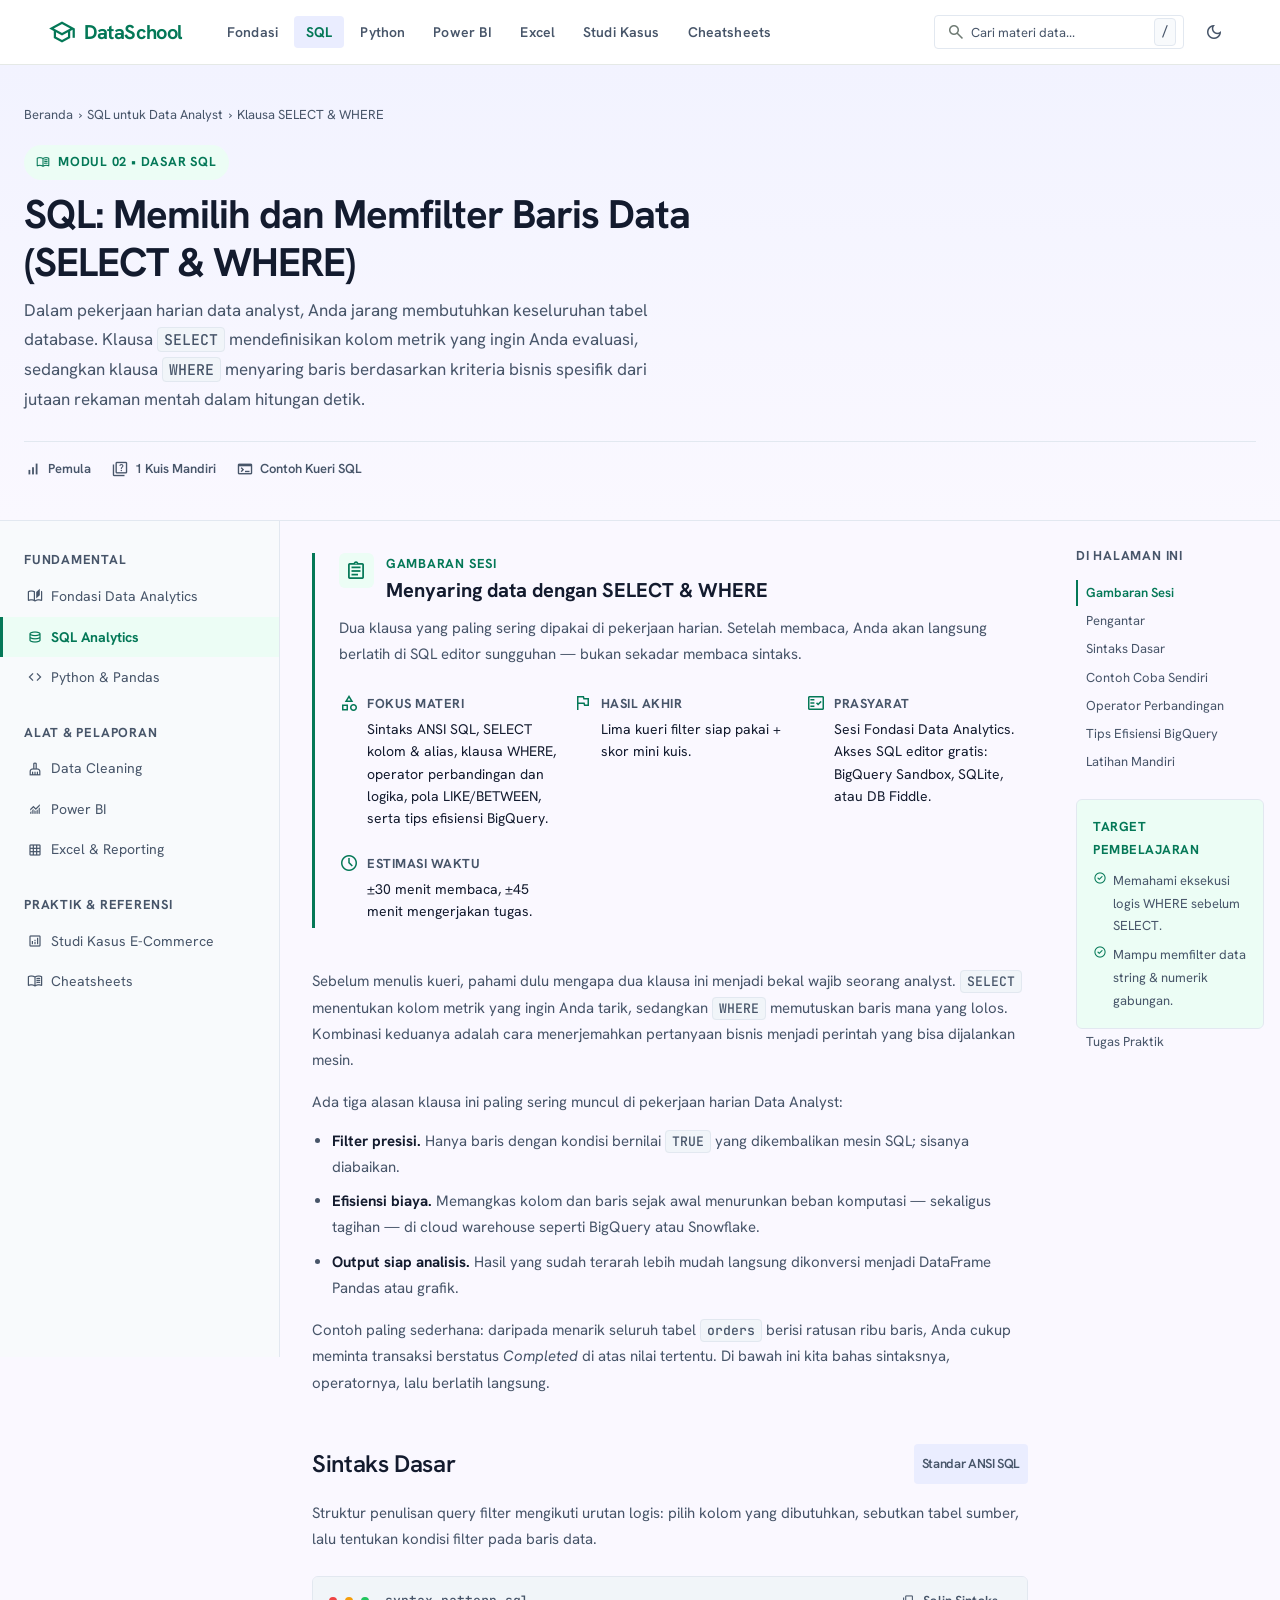
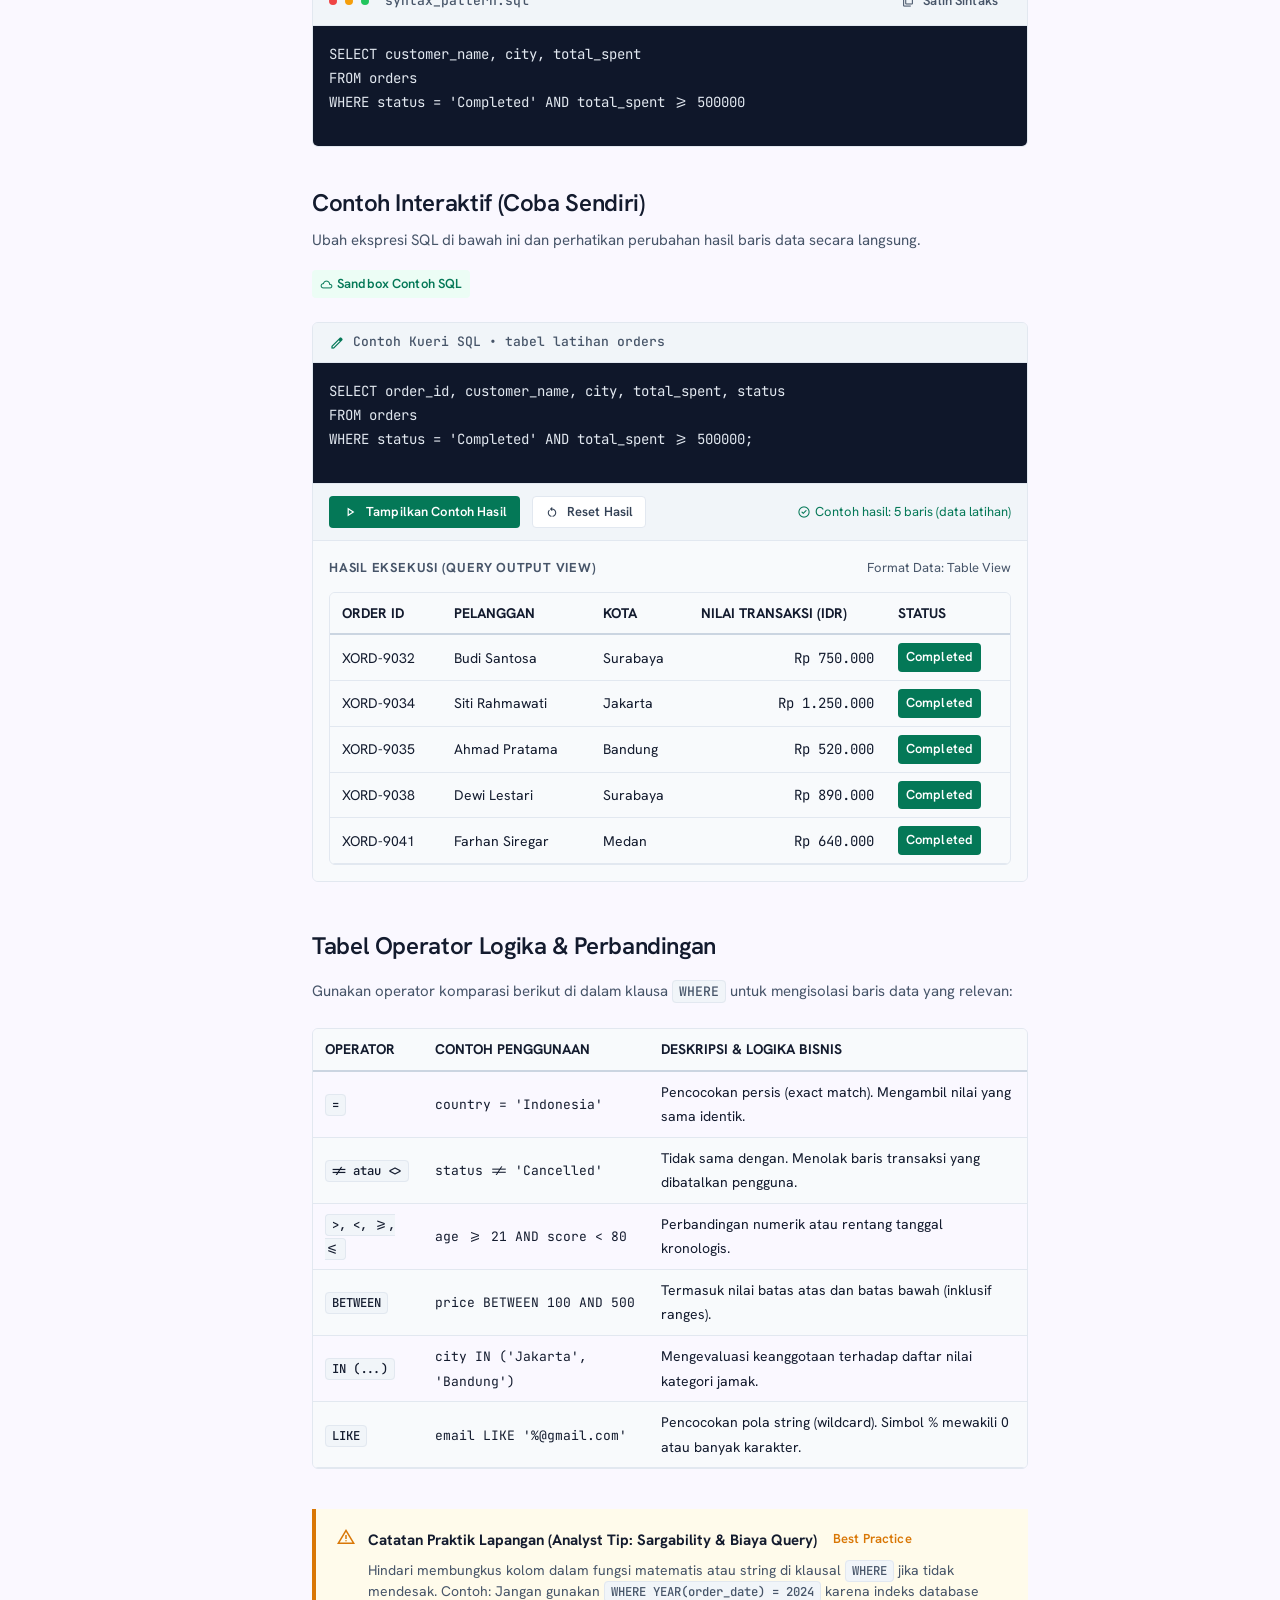
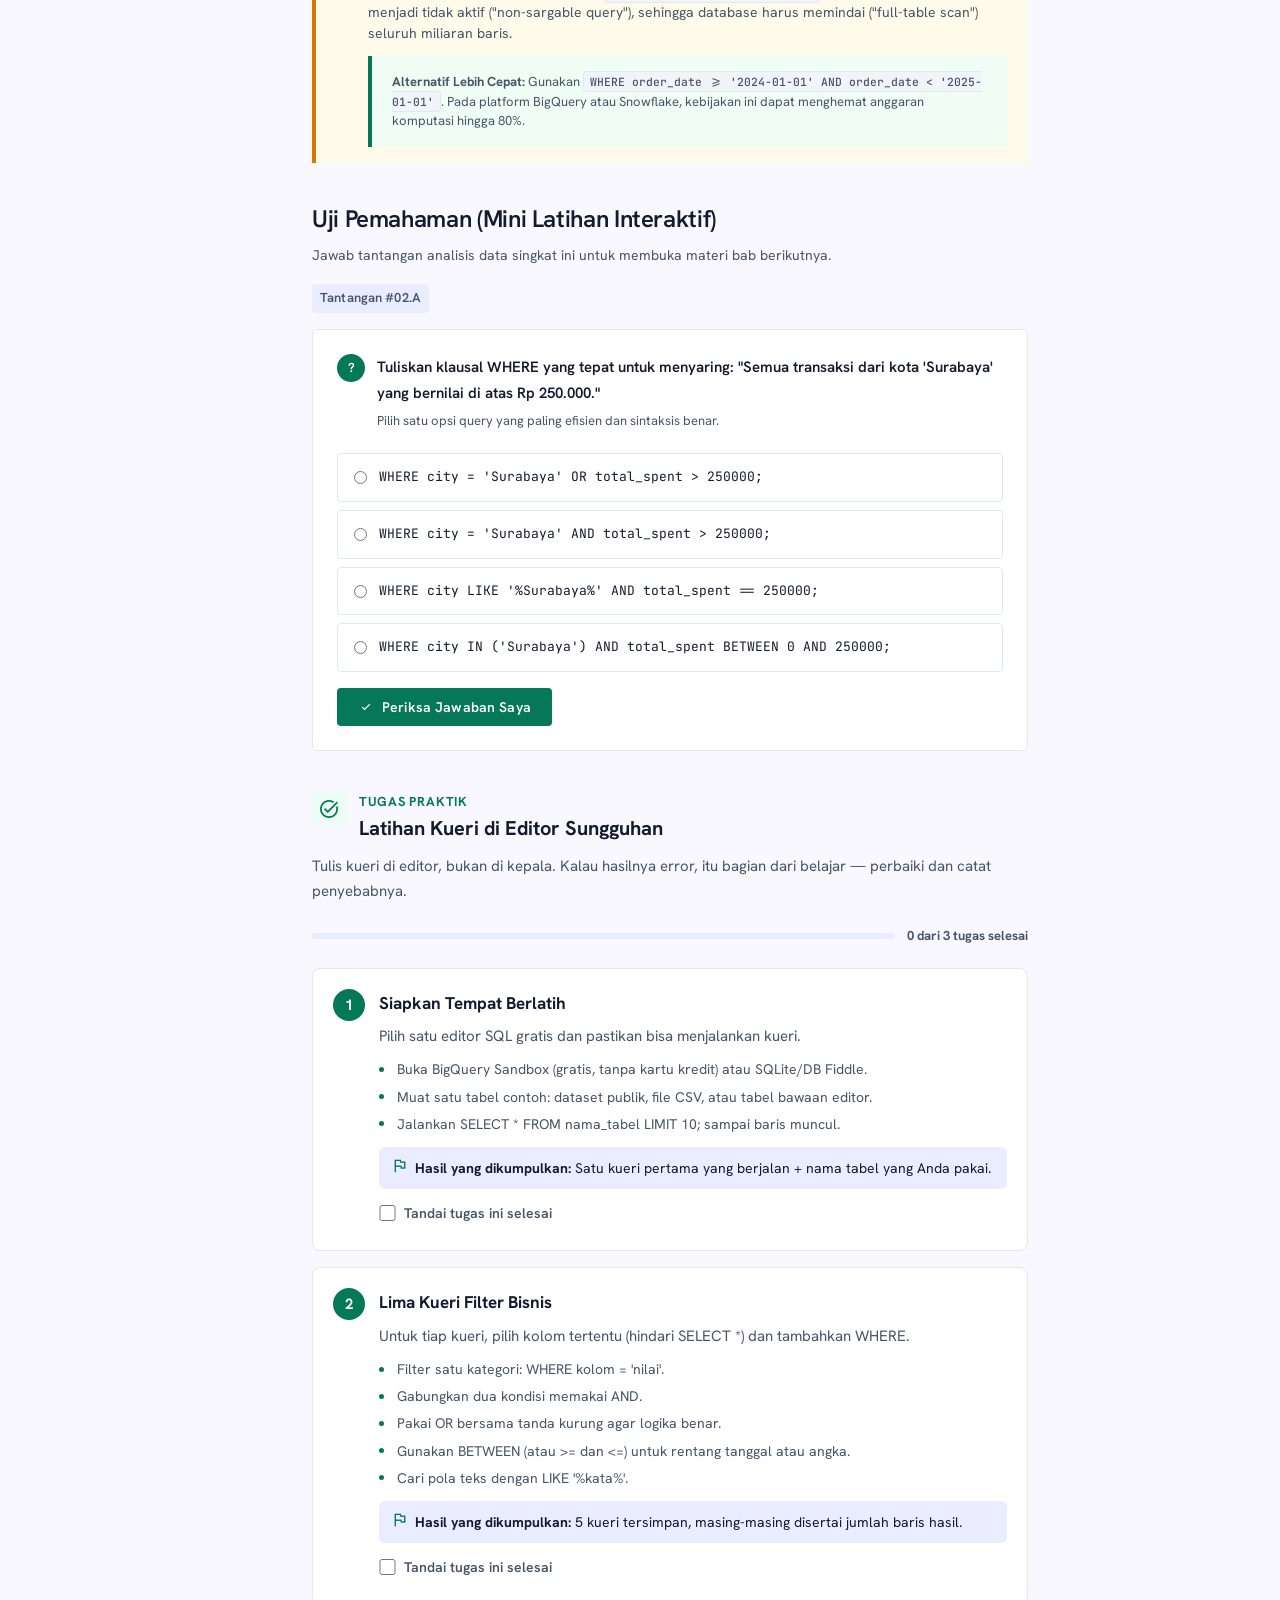
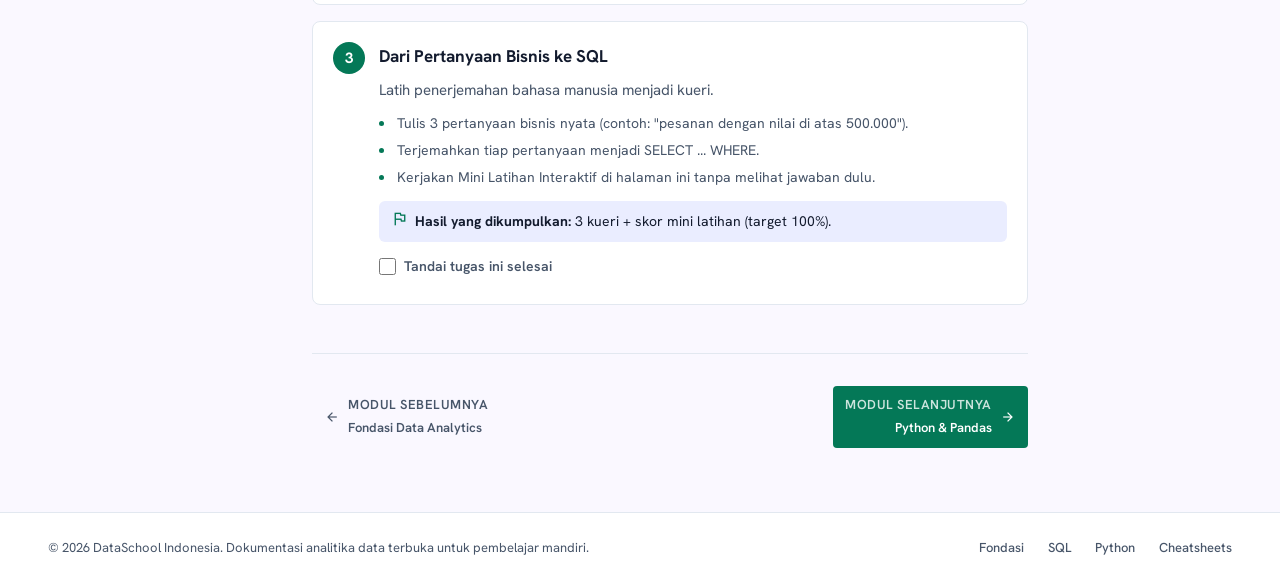
<file: website/sql-tutorial.html>
<!DOCTYPE html>
<html lang="id">
<head>
  <meta charset="utf-8">
  <meta name="viewport" content="width=device-width, initial-scale=1.0">
  <title>SQL: SELECT & WHERE — DataSchool</title>
  <meta name="description" content="Pelajari klausa SELECT dan WHERE untuk memfilter baris data secara presisi. Dilengkapi contoh kueri SQL dan latihan mandiri.">
  <link rel="preconnect" href="https://fonts.googleapis.com">
  <link crossorigin href="https://fonts.gstatic.com" rel="preconnect">
  <link href="https://fonts.googleapis.com/css2?family=Hanken+Grotesk:ital,wght@0,300..900;1,300..900&family=JetBrains+Mono:ital,wght@0,100..800;1,100..800&display=swap" rel="stylesheet">
  <link href="https://fonts.googleapis.com/css2?family=Material+Symbols+Outlined:opsz,wght,FILL,GRAD@20..48,100..700,0..1,-50..200" rel="stylesheet">
  <link rel="stylesheet" href="styles.css">
</head>
<body>
  <!-- ===== HEADER ===== -->
  <header class="header" id="main-header">
    <div class="header__inner">
      <div class="header__left">
        <a href="index.html" class="logo">
          <span class="logo__icon material-symbols-outlined">school</span>
          <span class="logo__text">DataSchool</span>
        </a>
        <nav class="nav-desktop" id="desktop-nav">
          <a href="fundamental.html" class="nav-link">Fondasi</a>
          <a href="sql-tutorial.html" class="nav-link active">SQL</a>
          <a href="python-tutorial.html" class="nav-link">Python</a>
          <a href="powerbi-tutorial.html" class="nav-link">Power BI</a>
          <a href="excel-tutorial.html" class="nav-link">Excel</a>
          <a href="ecommerce-case-study.html" class="nav-link">Studi Kasus</a>
          <a href="cheatsheets.html" class="nav-link">Cheatsheets</a>
        </nav>
      </div>
      <div class="header__right">
        <div class="search-bar" id="global-search">
          <span class="material-symbols-outlined search-bar__icon">search</span>
          <input type="text" placeholder="Cari materi data..." class="search-bar__input" id="search-input">
          <kbd class="search-bar__kbd">/</kbd>
        </div>
        <div class="header__actions">
          <button class="btn-icon" title="Ganti tema terang / gelap" id="theme-toggle">
            <span class="material-symbols-outlined">dark_mode</span>
          </button>
        </div>
      </div>
      <button class="mobile-menu-btn" id="mobile-menu-btn" aria-label="Buka menu navigasi">
        <span class="material-symbols-outlined">menu</span>
      </button>
    </div>
  </header>

  <!-- ===== MOBILE DRAWER ===== -->
  <div class="mobile-drawer" id="mobile-drawer">
    <div class="mobile-drawer__overlay" id="drawer-overlay"></div>
    <div class="mobile-drawer__content">
      <div class="mobile-drawer__header">
        <a href="index.html" class="logo">
          <span class="logo__icon material-symbols-outlined">school</span>
          <span class="logo__text">DataSchool</span>
        </a>
        <button class="btn-icon" id="close-drawer" aria-label="Tutup menu navigasi">
          <span class="material-symbols-outlined">close</span>
        </button>
      </div>
      <nav class="mobile-drawer__nav">
        <a href="index.html" class="mobile-nav-link">
          <span class="material-symbols-outlined">home</span>Beranda
        </a>
        <a href="fundamental.html" class="mobile-nav-link">
          <span class="material-symbols-outlined">auto_stories</span>Fondasi
        </a>
        <a href="sql-tutorial.html" class="mobile-nav-link mobile-nav-link--active">
          <span class="material-symbols-outlined">database</span>SQL
        </a>
        <a href="python-tutorial.html" class="mobile-nav-link">
          <span class="material-symbols-outlined">code</span>Python
        </a>
        <a href="powerbi-tutorial.html" class="mobile-nav-link">
          <span class="material-symbols-outlined">monitoring</span>Power BI
        </a>
        <a href="excel-tutorial.html" class="mobile-nav-link">
          <span class="material-symbols-outlined">grid_on</span>Excel
        </a>
        <a href="data-cleaning.html" class="mobile-nav-link">
          <span class="material-symbols-outlined">cleaning_services</span>Data Cleaning
        </a>
        <a href="ecommerce-case-study.html" class="mobile-nav-link">
          <span class="material-symbols-outlined">analytics</span>Studi Kasus
        </a>
        <a href="cheatsheets.html" class="mobile-nav-link">
          <span class="material-symbols-outlined">menu_book</span>Cheatsheets
        </a>
      </nav>
    </div>
  </div>

  <!-- ===== MAIN LAYOUT ===== -->
  <main class="main">
    <section class="content-hero">
      <div class="content-hero__container">
        <div class="content-hero__breadcrumb">
          <a href="index.html">Beranda</a>
          <span>›</span>
          <a href="sql-tutorial.html">SQL untuk Data Analyst</a>
          <span>›</span>
          <span>Klausa SELECT &amp; WHERE</span>
        </div>
        <div class="content-hero__badge">
          <span class="material-symbols-outlined" style="font-size:14px">menu_book</span>
          <span>Modul 02 • Dasar SQL</span>
        </div>
        <h1 class="content-hero__title">SQL: Memilih dan Memfilter Baris Data (SELECT &amp; WHERE)</h1>
        <p class="content-hero__subtitle">
          Dalam pekerjaan harian data analyst, Anda jarang membutuhkan keseluruhan tabel database. Klausa <code class="code-inline">SELECT</code> mendefinisikan kolom metrik yang ingin Anda evaluasi, sedangkan klausa <code class="code-inline">WHERE</code> menyaring baris berdasarkan kriteria bisnis spesifik dari jutaan rekaman mentah dalam hitungan detik.
        </p>
        <div class="content-hero__meta">
          <span class="content-hero__meta-item">
            <span class="material-symbols-outlined" style="font-size:18px">signal_cellular_alt</span>
            Pemula
          </span>
          <span class="content-hero__meta-item">
            <span class="material-symbols-outlined" style="font-size:18px">quiz</span>
            1 Kuis Mandiri
          </span>
          <span class="content-hero__meta-item">
            <span class="material-symbols-outlined" style="font-size:18px">terminal</span>
            Contoh Kueri SQL
          </span>
        </div>
      </div>
    </section>

    <div class="layout-docs">
      <!-- Left Sidebar -->
      <aside class="sidebar" id="sidebar">
        <div class="sidebar__section-title">Fundamental</div>
        <a href="fundamental.html" class="sidebar__item"><span class="material-symbols-outlined" style="font-size:16px">auto_stories</span>Fondasi Data Analytics</a>
        <a href="sql-tutorial.html" class="sidebar__item active"><span class="material-symbols-outlined" style="font-size:16px">database</span>SQL Analytics</a>
        <a href="python-tutorial.html" class="sidebar__item"><span class="material-symbols-outlined" style="font-size:16px">code</span>Python & Pandas</a>
        <div class="sidebar__section-title">Alat & Pelaporan</div>
        <a href="data-cleaning.html" class="sidebar__item"><span class="material-symbols-outlined" style="font-size:16px">cleaning_services</span>Data Cleaning</a>
        <a href="powerbi-tutorial.html" class="sidebar__item"><span class="material-symbols-outlined" style="font-size:16px">monitoring</span>Power BI</a>
        <a href="excel-tutorial.html" class="sidebar__item"><span class="material-symbols-outlined" style="font-size:16px">grid_on</span>Excel & Reporting</a>
        <div class="sidebar__section-title">Praktik & Referensi</div>
        <a href="ecommerce-case-study.html" class="sidebar__item"><span class="material-symbols-outlined" style="font-size:16px">analytics</span>Studi Kasus E-Commerce</a>
        <a href="cheatsheets.html" class="sidebar__item"><span class="material-symbols-outlined" style="font-size:16px">menu_book</span>Cheatsheets</a>
      </aside>

      <!-- Content Area -->
      <div class="content-area">

<!-- Gambaran Sesi -->
        <section class="session-brief" id="gambaran-sesi">
          <div class="session-brief__head">
            <span class="material-symbols-outlined session-brief__icon">assignment</span>
            <div>
              <span class="session-brief__eyebrow">Gambaran Sesi</span>
              <h2 class="session-brief__title">Menyaring data dengan SELECT & WHERE</h2>
            </div>
          </div>
          <p class="session-brief__intro">Dua klausa yang paling sering dipakai di pekerjaan harian. Setelah membaca, Anda akan langsung berlatih di SQL editor sungguhan — bukan sekadar membaca sintaks.</p>
          <div class="session-brief__grid">
            <div class="session-brief__item">
              <span class="material-symbols-outlined">category</span>
              <div>
                <span class="session-brief__label">Fokus Materi</span>
                <p>Sintaks ANSI SQL, SELECT kolom & alias, klausa WHERE, operator perbandingan dan logika, pola LIKE/BETWEEN, serta tips efisiensi BigQuery.</p>
              </div>
            </div>
            <div class="session-brief__item">
              <span class="material-symbols-outlined">flag</span>
              <div>
                <span class="session-brief__label">Hasil Akhir</span>
                <p>Lima kueri filter siap pakai + skor mini kuis.</p>
              </div>
            </div>
            <div class="session-brief__item">
              <span class="material-symbols-outlined">fact_check</span>
              <div>
                <span class="session-brief__label">Prasyarat</span>
                <p>Sesi Fondasi Data Analytics. Akses SQL editor gratis: BigQuery Sandbox, SQLite, atau DB Fiddle.</p>
              </div>
            </div>
            <div class="session-brief__item">
              <span class="material-symbols-outlined">schedule</span>
              <div>
                <span class="session-brief__label">Estimasi Waktu</span>
                <p>±30 menit membaca, ±45 menit mengerjakan tugas.</p>
              </div>
            </div>
          </div>
        </section>
        <!-- Pengantar -->
        <div id="pengantar" style="margin-bottom:3rem">
          <p style="font-size:0.9375rem;line-height:1.75;color:var(--text-secondary);margin-bottom:1rem">
            Sebelum menulis kueri, pahami dulu mengapa dua klausa ini menjadi bekal wajib seorang analyst. <code class="code-inline">SELECT</code> menentukan kolom metrik yang ingin Anda tarik, sedangkan <code class="code-inline">WHERE</code> memutuskan baris mana yang lolos. Kombinasi keduanya adalah cara menerjemahkan pertanyaan bisnis menjadi perintah yang bisa dijalankan mesin.
          </p>
          <p style="font-size:0.9375rem;line-height:1.75;color:var(--text-secondary);margin-bottom:0.75rem">
            Ada tiga alasan klausa ini paling sering muncul di pekerjaan harian Data Analyst:
          </p>
          <ul style="font-size:0.9375rem;line-height:1.75;color:var(--text-secondary);padding-left:1.25rem;display:flex;flex-direction:column;gap:0.5rem;margin-bottom:1rem">
            <li><strong style="color:var(--on-surface)">Filter presisi.</strong> Hanya baris dengan kondisi bernilai <code class="code-inline">TRUE</code> yang dikembalikan mesin SQL; sisanya diabaikan.</li>
            <li><strong style="color:var(--on-surface)">Efisiensi biaya.</strong> Memangkas kolom dan baris sejak awal menurunkan beban komputasi — sekaligus tagihan — di cloud warehouse seperti BigQuery atau Snowflake.</li>
            <li><strong style="color:var(--on-surface)">Output siap analisis.</strong> Hasil yang sudah terarah lebih mudah langsung dikonversi menjadi DataFrame Pandas atau grafik.</li>
          </ul>
          <p style="font-size:0.9375rem;line-height:1.75;color:var(--text-secondary)">
            Contoh paling sederhana: daripada menarik seluruh tabel <code class="code-inline">orders</code> berisi ratusan ribu baris, Anda cukup meminta transaksi berstatus <em>Completed</em> di atas nilai tertentu. Di bawah ini kita bahas sintaksnya, operatornya, lalu berlatih langsung.
          </p>
        </div>

        <!-- Sintaks Dasar -->
        <h2 id="sintaks" style="font-size:1.5rem;font-weight:600;line-height:2rem;letter-spacing:-0.015em;margin-bottom:1rem;display:flex;align-items:center;justify-content:space-between">
          Sintaks Dasar
          <span style="font-size:0.8125rem;font-weight:600;color:var(--text-secondary);background:var(--surface-container);padding:0.25rem 0.5rem;border-radius:var(--radius-sm)">Standar ANSI SQL</span>
        </h2>

        <p style="font-size:0.9375rem;line-height:1.75;color:var(--text-secondary);margin-bottom:1rem">
          Struktur penulisan query filter mengikuti urutan logis: pilih kolom yang dibutuhkan, sebutkan tabel sumber, lalu tentukan kondisi filter pada baris data.
        </p>

        <!-- Code block: syntax pattern -->
        <div class="code-sandbox" style="margin-bottom:2.5rem">
          <div class="code-sandbox__header">
            <span class="code-sandbox__filename">
              <span class="dot dot--red" style="width:8px;height:8px"></span>
              <span class="dot dot--yellow" style="width:8px;height:8px"></span>
              <span class="dot dot--green" style="width:8px;height:8px"></span>
              <span style="margin-left:0.5rem">syntax_pattern.sql</span>
            </span>
            <button class="btn btn--ghost btn--sm" onclick="copySnippet(this)" data-code="SELECT customer_name, city, total_spent&#10;FROM orders&#10;WHERE status = 'Completed' AND total_spent >= 500000">
              <span class="material-symbols-outlined" style="font-size:14px">content_copy</span>
              Salin Sintaks
            </button>
          </div>
          <div class="code-sandbox__editor">
<pre style="margin:0"><code><span class="kw">SELECT</span> customer_name, city, total_spent
<span class="kw">FROM</span> orders
<span class="kw">WHERE</span> status = <span class="str">'Completed'</span> <span class="kw">AND</span> total_spent >= <span class="num">500000</span></code></pre>
          </div>
        </div>

        <!-- Contoh Interaktif -->
        <h2 id="coba-sendiri" style="font-size:1.5rem;font-weight:600;line-height:2rem;letter-spacing:-0.015em;margin-bottom:0.5rem">
          Contoh Interaktif (Coba Sendiri)
        </h2>
        <p style="font-size:0.9375rem;line-height:1.75;color:var(--text-secondary);margin-bottom:1rem">
          Ubah ekspresi SQL di bawah ini dan perhatikan perubahan hasil baris data secara langsung.
        </p>
        <div style="display:flex;align-items:center;gap:0.5rem;margin-bottom:1rem">
          <span class="badge badge--success">
            <span class="material-symbols-outlined" style="font-size:13px">cloud</span>
            Sandbox Contoh SQL
          </span>
        </div>

        <div class="code-sandbox" id="sandbox-sql-1">
          <div class="code-sandbox__header">
            <span class="code-sandbox__filename">
              <span class="material-symbols-outlined" style="font-size:16px;color:var(--primary)">edit</span>
              Contoh Kueri SQL • tabel latihan orders
            </span>
          </div>
          <div class="code-sandbox__editor">
<pre style="margin:0"><code><span class="kw">SELECT</span> order_id, customer_name, city, total_spent, status
<span class="kw">FROM</span> orders
<span class="kw">WHERE</span> status = <span class="str">'Completed'</span> <span class="kw">AND</span> total_spent >= <span class="num">500000</span>;</code></pre>
          </div>
          <div style="padding:0.75rem 1rem;background:var(--secondary-surface);border-top:1px solid var(--border-default);display:flex;align-items:center;gap:0.75rem;flex-wrap:wrap">
            <button class="btn btn--primary btn--sm" onclick="runSandboxCode('sandbox-sql-1')">
              <span class="material-symbols-outlined" style="font-size:16px">play_arrow</span>
              Tampilkan Contoh Hasil
            </button>
            <button class="btn btn--secondary btn--sm" onclick="resetSandbox('sandbox-sql-1')">
              <span class="material-symbols-outlined" style="font-size:14px">restart_alt</span>
              Reset Hasil
            </button>
            <span style="font-size:0.8125rem;color:var(--primary);display:flex;align-items:center;gap:0.25rem;margin-left:auto">
              <span class="material-symbols-outlined" style="font-size:14px">check_circle</span>
              Contoh hasil: 5 baris (data latihan)
            </span>
          </div>
          <div class="code-sandbox__output">
            <div style="margin-bottom:0.75rem;display:flex;align-items:center;justify-content:space-between">
              <span style="font-size:0.8125rem;font-weight:700;color:var(--text-secondary);text-transform:uppercase;letter-spacing:0.06em">HASIL EKSEKUSI (QUERY OUTPUT VIEW)</span>
              <span style="font-size:0.8125rem;color:var(--text-secondary)">Format Data: Table View</span>
            </div>
            <div class="data-table-wrap" style="margin:0">
              <table class="data-table">
                <thead>
                  <tr>
                    <th>ORDER ID</th>
                    <th>PELANGGAN</th>
                    <th>KOTA</th>
                    <th>NILAI TRANSAKSI (IDR)</th>
                    <th>STATUS</th>
                  </tr>
                </thead>
                <tbody>
                  <tr><td>XORD-9032</td><td>Budi Santosa</td><td>Surabaya</td><td class="numeric">Rp 750.000</td><td><span class="badge badge--completed">Completed</span></td></tr>
                  <tr><td>XORD-9034</td><td>Siti Rahmawati</td><td>Jakarta</td><td class="numeric">Rp 1.250.000</td><td><span class="badge badge--completed">Completed</span></td></tr>
                  <tr><td>XORD-9035</td><td>Ahmad Pratama</td><td>Bandung</td><td class="numeric">Rp 520.000</td><td><span class="badge badge--completed">Completed</span></td></tr>
                  <tr><td>XORD-9038</td><td>Dewi Lestari</td><td>Surabaya</td><td class="numeric">Rp 890.000</td><td><span class="badge badge--completed">Completed</span></td></tr>
                  <tr><td>XORD-9041</td><td>Farhan Siregar</td><td>Medan</td><td class="numeric">Rp 640.000</td><td><span class="badge badge--completed">Completed</span></td></tr>
                </tbody>
              </table>
            </div>
          </div>
        </div>

        <!-- Operator Table -->
        <h2 id="operator" style="font-size:1.5rem;font-weight:600;line-height:2rem;letter-spacing:-0.015em;margin-top:3rem;margin-bottom:1rem">
          Tabel Operator Logika & Perbandingan
        </h2>
        <p style="font-size:0.9375rem;line-height:1.75;color:var(--text-secondary);margin-bottom:1rem">
          Gunakan operator komparasi berikut di dalam klausa <code class="code-inline">WHERE</code> untuk mengisolasi baris data yang relevan:
        </p>

        <div class="data-table-wrap" style="margin-bottom:2.5rem">
          <table class="data-table">
            <thead>
              <tr>
                <th>OPERATOR</th>
                <th>CONTOH PENGGUNAAN</th>
                <th>DESKRIPSI & LOGIKA BISNIS</th>
              </tr>
            </thead>
            <tbody>
              <tr>
                <td><code class="code-inline">=</code></td>
                <td><code style="font-family:'JetBrains Mono',monospace;font-size:0.8125rem">country = 'Indonesia'</code></td>
                <td>Pencocokan persis (exact match). Mengambil nilai yang sama identik.</td>
              </tr>
              <tr>
                <td><code class="code-inline">!= atau <></code></td>
                <td><code style="font-family:'JetBrains Mono',monospace;font-size:0.8125rem">status != 'Cancelled'</code></td>
                <td>Tidak sama dengan. Menolak baris transaksi yang dibatalkan pengguna.</td>
              </tr>
              <tr>
                <td><code class="code-inline">>, <, >=, <=</code></td>
                <td><code style="font-family:'JetBrains Mono',monospace;font-size:0.8125rem">age >= 21 AND score < 80</code></td>
                <td>Perbandingan numerik atau rentang tanggal kronologis.</td>
              </tr>
              <tr>
                <td><code class="code-inline">BETWEEN</code></td>
                <td><code style="font-family:'JetBrains Mono',monospace;font-size:0.8125rem">price BETWEEN 100 AND 500</code></td>
                <td>Termasuk nilai batas atas dan batas bawah (inklusif ranges).</td>
              </tr>
              <tr>
                <td><code class="code-inline">IN (...)</code></td>
                <td><code style="font-family:'JetBrains Mono',monospace;font-size:0.8125rem">city IN ('Jakarta', 'Bandung')</code></td>
                <td>Mengevaluasi keanggotaan terhadap daftar nilai kategori jamak.</td>
              </tr>
              <tr>
                <td><code class="code-inline">LIKE</code></td>
                <td><code style="font-family:'JetBrains Mono',monospace;font-size:0.8125rem">email LIKE '%@gmail.com'</code></td>
                <td>Pencocokan pola string (wildcard). Simbol % mewakili 0 atau banyak karakter.</td>
              </tr>
            </tbody>
          </table>
        </div>

        <!-- Callout: Best Practice -->
        <div id="tips-bigquery" class="callout callout--warning" style="margin-bottom:2.5rem">
          <div style="display:flex;align-items:flex-start;gap:0.75rem">
            <span class="material-symbols-outlined" style="font-size:20px;color:var(--warning);flex-shrink:0;margin-top:2px">warning</span>
            <div>
              <div style="display:flex;align-items:center;gap:0.5rem;margin-bottom:0.375rem">
                <strong style="font-size:0.9375rem;color:var(--on-surface)">Catatan Praktik Lapangan (Analyst Tip: Sargability & Biaya Query)</strong>
                <span class="badge badge--info" style="background:var(--warning-bg);color:var(--warning)">Best Practice</span>
              </div>
              <p style="font-size:0.875rem;line-height:1.5;color:var(--text-secondary);margin-bottom:0.75rem">
                Hindari membungkus kolom dalam fungsi matematis atau string di klausal <code class="code-inline">WHERE</code> jika tidak mendesak. Contoh: Jangan gunakan <code class="code-inline">WHERE YEAR(order_date) = 2024</code> karena indeks database menjadi tidak aktif ("non-sargable query"), sehingga database harus memindai ("full-table scan") seluruh miliaran baris.
              </p>
              <div class="callout callout--tip" style="margin:0">
                <p style="font-size:0.8125rem;line-height:1.5;color:var(--text-secondary)">
                  <strong>Alternatif Lebih Cepat:</strong> Gunakan <code class="code-inline">WHERE order_date >= '2024-01-01' AND order_date < '2025-01-01'</code>. Pada platform BigQuery atau Snowflake, kebijakan ini dapat menghemat anggaran komputasi hingga 80%.
                </p>
              </div>
            </div>
          </div>
        </div>

        <!-- Quiz Section -->
        <h2 id="kuis" style="font-size:1.5rem;font-weight:600;line-height:2rem;letter-spacing:-0.015em;margin-bottom:0.5rem">
          Uji Pemahaman (Mini Latihan Interaktif)
        </h2>
        <p style="font-size:0.875rem;color:var(--text-secondary);margin-bottom:1rem">
          Jawab tantangan analisis data singkat ini untuk membuka materi bab berikutnya.
        </p>
        <span class="badge badge--info" style="margin-bottom:1rem;display:inline-flex">Tantangan #02.A</span>

        <div id="quiz-1" style="background:var(--surface-container-lowest);border:1px solid var(--border-default);border-radius:var(--radius-md);padding:1.5rem;margin-bottom:2.5rem">
          <div style="display:flex;align-items:flex-start;gap:0.75rem;margin-bottom:1.25rem">
            <span style="width:28px;height:28px;border-radius:var(--radius-full);background:var(--primary);color:var(--on-primary);display:flex;align-items:center;justify-content:center;font-size:0.8125rem;font-weight:700;flex-shrink:0">?</span>
            <div>
              <p style="font-size:0.9375rem;font-weight:600;color:var(--on-surface);margin-bottom:0.25rem">
                Tuliskan klausal WHERE yang tepat untuk menyaring: "Semua transaksi dari kota 'Surabaya' yang bernilai di atas Rp 250.000."
              </p>
              <p style="font-size:0.8125rem;color:var(--text-secondary)">
                Pilih satu opsi query yang paling efisien dan sintaksis benar.
              </p>
            </div>
          </div>

          <div style="display:flex;flex-direction:column;gap:0.5rem">
            <label class="quiz-option" style="display:flex;align-items:center;gap:0.75rem;padding:0.75rem 1rem;border:1px solid var(--border-default);border-radius:var(--radius-sm)">
              <input type="radio" name="quiz1" style="accent-color:var(--primary)">
              <code style="font-family:'JetBrains Mono',monospace;font-size:0.8125rem">WHERE city = 'Surabaya' OR total_spent > 250000;</code>
            </label>
            <label class="quiz-option" style="display:flex;align-items:center;gap:0.75rem;padding:0.75rem 1rem;border:1px solid var(--border-default);border-radius:var(--radius-sm)">
              <input type="radio" name="quiz1" style="accent-color:var(--primary)">
              <code style="font-family:'JetBrains Mono',monospace;font-size:0.8125rem">WHERE city = 'Surabaya' AND total_spent > 250000;</code>
            </label>
            <label class="quiz-option" style="display:flex;align-items:center;gap:0.75rem;padding:0.75rem 1rem;border:1px solid var(--border-default);border-radius:var(--radius-sm)">
              <input type="radio" name="quiz1" style="accent-color:var(--primary)">
              <code style="font-family:'JetBrains Mono',monospace;font-size:0.8125rem">WHERE city LIKE '%Surabaya%' AND total_spent == 250000;</code>
            </label>
            <label class="quiz-option" style="display:flex;align-items:center;gap:0.75rem;padding:0.75rem 1rem;border:1px solid var(--border-default);border-radius:var(--radius-sm)">
              <input type="radio" name="quiz1" style="accent-color:var(--primary)">
              <code style="font-family:'JetBrains Mono',monospace;font-size:0.8125rem">WHERE city IN ('Surabaya') AND total_spent BETWEEN 0 AND 250000;</code>
            </label>
          </div>

          <div class="quiz-feedback"></div>

          <button class="btn btn--primary" style="margin-top:1rem" onclick="checkQuizAnswer('quiz-1', 1)">
            <span class="material-symbols-outlined" style="font-size:16px">check</span>
            Periksa Jawaban Saya
          </button>
        </div>

        <!-- Tugas Praktik -->
        <section class="task-section" id="tugas-praktik">
          <div class="session-brief__head">
            <span class="material-symbols-outlined session-brief__icon">task_alt</span>
            <div>
              <span class="session-brief__eyebrow">Tugas Praktik</span>
              <h2 class="session-brief__title">Latihan Kueri di Editor Sungguhan</h2>
            </div>
          </div>
          <p class="session-brief__intro">Tulis kueri di editor, bukan di kepala. Kalau hasilnya error, itu bagian dari belajar — perbaiki dan catat penyebabnya.</p>
          <div class="task-progress">
            <span class="task-progress__track"><span class="task-progress__bar" id="task-progress-bar"></span></span>
            <span class="task-progress__text" id="task-progress-text">0 dari 3 tugas selesai</span>
          </div>
          <ol class="task-list">
          <li class="task-card">
            <span class="task-card__num">1</span>
            <div class="task-card__body">
              <h3 class="task-card__title">Siapkan Tempat Berlatih</h3>
              <p class="task-card__desc">Pilih satu editor SQL gratis dan pastikan bisa menjalankan kueri.</p>
              <ul class="task-card__steps">
                <li>Buka BigQuery Sandbox (gratis, tanpa kartu kredit) atau SQLite/DB Fiddle.</li>
                <li>Muat satu tabel contoh: dataset publik, file CSV, atau tabel bawaan editor.</li>
                <li>Jalankan SELECT * FROM nama_tabel LIMIT 10; sampai baris muncul.</li>
              </ul>
              <div class="task-card__result">
                <span class="material-symbols-outlined">flag</span>
                <span><strong>Hasil yang dikumpulkan:</strong> Satu kueri pertama yang berjalan + nama tabel yang Anda pakai.</span>
              </div>
              <label class="task-check">
                <input type="checkbox" data-task="sql-tutorial-1">
                <span>Tandai tugas ini selesai</span>
              </label>
            </div>
          </li>
          <li class="task-card">
            <span class="task-card__num">2</span>
            <div class="task-card__body">
              <h3 class="task-card__title">Lima Kueri Filter Bisnis</h3>
              <p class="task-card__desc">Untuk tiap kueri, pilih kolom tertentu (hindari SELECT *) dan tambahkan WHERE.</p>
              <ul class="task-card__steps">
                <li>Filter satu kategori: WHERE kolom = 'nilai'.</li>
                <li>Gabungkan dua kondisi memakai AND.</li>
                <li>Pakai OR bersama tanda kurung agar logika benar.</li>
                <li>Gunakan BETWEEN (atau >= dan <=) untuk rentang tanggal atau angka.</li>
                <li>Cari pola teks dengan LIKE '%kata%'.</li>
              </ul>
              <div class="task-card__result">
                <span class="material-symbols-outlined">flag</span>
                <span><strong>Hasil yang dikumpulkan:</strong> 5 kueri tersimpan, masing-masing disertai jumlah baris hasil.</span>
              </div>
              <label class="task-check">
                <input type="checkbox" data-task="sql-tutorial-2">
                <span>Tandai tugas ini selesai</span>
              </label>
            </div>
          </li>
          <li class="task-card">
            <span class="task-card__num">3</span>
            <div class="task-card__body">
              <h3 class="task-card__title">Dari Pertanyaan Bisnis ke SQL</h3>
              <p class="task-card__desc">Latih penerjemahan bahasa manusia menjadi kueri.</p>
              <ul class="task-card__steps">
                <li>Tulis 3 pertanyaan bisnis nyata (contoh: "pesanan dengan nilai di atas 500.000").</li>
                <li>Terjemahkan tiap pertanyaan menjadi SELECT ... WHERE.</li>
                <li>Kerjakan Mini Latihan Interaktif di halaman ini tanpa melihat jawaban dulu.</li>
              </ul>
              <div class="task-card__result">
                <span class="material-symbols-outlined">flag</span>
                <span><strong>Hasil yang dikumpulkan:</strong> 3 kueri + skor mini latihan (target 100%).</span>
              </div>
              <label class="task-check">
                <input type="checkbox" data-task="sql-tutorial-3">
                <span>Tandai tugas ini selesai</span>
              </label>
            </div>
          </li>
          </ol>
        </section><!-- Navigation -->
        <div class="nav-prev-next">
          <a href="fundamental.html" class="nav-prev-next__link">
            <span class="material-symbols-outlined" style="font-size:16px">arrow_back</span>
            <div>
              <div style="font-size:0.8125rem;color:var(--text-secondary);text-transform:uppercase;letter-spacing:0.04em">MODUL SEBELUMNYA</div>
              <div>Fondasi Data Analytics</div>
            </div>
          </a>
          <a href="python-tutorial.html" class="nav-prev-next__link nav-prev-next__link--next">
            <div style="text-align:right">
              <div style="font-size:0.8125rem;text-transform:uppercase;letter-spacing:0.04em;opacity:0.8">MODUL SELANJUTNYA</div>
              <div>Python &amp; Pandas</div>
            </div>
            <span class="material-symbols-outlined" style="font-size:16px">arrow_forward</span>
          </a>
        </div>
      </div>

      <!-- Right Table of Contents -->
      <aside class="toc-rail" id="toc-rail">
        <div class="toc-rail__title">DI HALAMAN INI</div>
        <a href="#gambaran-sesi" class="toc-rail__item">Gambaran Sesi</a>
        <a href="#pengantar" class="toc-rail__item active">Pengantar</a>
        <a href="#sintaks" class="toc-rail__item">Sintaks Dasar</a>
        <a href="#coba-sendiri" class="toc-rail__item">Contoh Coba Sendiri</a>
        <a href="#operator" class="toc-rail__item">Operator Perbandingan</a>
        <a href="#tips-bigquery" class="toc-rail__item">Tips Efisiensi BigQuery</a>
        <a href="#kuis" class="toc-rail__item">Latihan Mandiri</a>

        <div style="margin-top:1.5rem;padding:1rem;background:var(--primary-light);border:1px solid var(--border-default);border-radius:var(--radius-md)">
          <div style="font-size:0.8125rem;font-weight:700;color:var(--primary);text-transform:uppercase;letter-spacing:0.04em;margin-bottom:0.5rem">Target Pembelajaran</div>
          <ul style="font-size:0.8125rem;color:var(--text-secondary);list-style:none;display:flex;flex-direction:column;gap:0.375rem">
            <li style="display:flex;align-items:flex-start;gap:0.375rem">
              <span class="material-symbols-outlined" style="font-size:14px;color:var(--primary);flex-shrink:0;margin-top:1px">check_circle</span>
              Memahami eksekusi logis WHERE sebelum SELECT.
            </li>
            <li style="display:flex;align-items:flex-start;gap:0.375rem">
              <span class="material-symbols-outlined" style="font-size:14px;color:var(--primary);flex-shrink:0;margin-top:1px">check_circle</span>
              Mampu memfilter data string & numerik gabungan.
            </li>
          </ul>
        </div>
              <a href="#tugas-praktik" class="toc-rail__item">Tugas Praktik</a>
</aside>
    </div>
  </main>

  <!-- Footer -->
  <footer class="footer" id="main-footer">
    <div class="footer__inner">
      <div class="footer__left">
        <p class="footer__copyright">&copy; 2026 DataSchool Indonesia. Dokumentasi analitika data terbuka untuk pembelajar mandiri.</p>
      </div>
      <div class="footer__links">
        <a href="fundamental.html" class="footer__link">Fondasi</a>
        <a href="sql-tutorial.html" class="footer__link">SQL</a>
        <a href="python-tutorial.html" class="footer__link">Python</a>
        <a href="cheatsheets.html" class="footer__link">Cheatsheets</a>
      </div>
    </div>
  </footer>

  <script src="main.js"></script>
</body>
</html>
</file>
<file: website/styles.css>
/* ================================================================
   DataSchool Design System — styles.css
   Based on DESIGN.md: Data Reference & Learning Engine
   Typography: Hanken Grotesk + JetBrains Mono
   Primary: Academic Emerald Green (#047857)
   ================================================================ */

/* ===== CSS Custom Properties (Design Tokens) ===== */
:root {
  /* Primary */
  --primary: #047857;
  --primary-hover: #065F46;
  --primary-light: #ECFDF5;
  --primary-container: #047857;
  --on-primary: #ffffff;
  --on-primary-container: #9ffdd3;
  --primary-fixed: #97f5cc;
  --on-primary-fixed: #002115;

  /* Secondary */
  --secondary: #334155;
  --secondary-surface: #F1F5F9;
  --secondary-container: #d5e3fd;
  --on-secondary: #ffffff;
  --on-secondary-container: #57657b;

  /* Canvas / Surface */
  --canvas-base: #FFFFFF;
  --canvas-sunken: #F8FAFC;
  --surface: #faf8ff;
  --surface-container-lowest: #ffffff;
  --surface-container-low: #f2f3ff;
  --surface-container: #eaedff;
  --surface-container-high: #e2e7ff;
  --surface-container-highest: #dae2fd;
  --surface-variant: #dae2fd;
  --inverse-surface: #283044;
  --inverse-on-surface: #eef0ff;

  /* Tertiary */
  --tertiary: #BE123C;
  --tertiary-container: #FFE4E6;
  --on-tertiary-container: #4C0519;

  /* Text */
  --text-primary: #0F172A;
  --text-secondary: #475569;
  --on-surface: #131b2e;
  --on-surface-variant: #3e4943;

  /* Extras used by content pages */
  --border-light: #E2E8F0;
  --card-bg: #FFFFFF;
  --canvas-raised: #FFFFFF;
  --surface-bright: #FFFFFF;
  --surface-dim: #F1F5F9;
  --font-mono: 'JetBrains Mono', ui-monospace, SFMono-Regular, monospace;

  /* Borders & Outlines */
  --border-default: #E2E8F0;
  --border-strong: #CBD5E1;
  --outline: #6e7a73;
  --outline-variant: #bdc9c1;

  /* Code */
  --code-bg: #0F172A;
  --code-line-num: #64748B;

  /* Feedback */
  --error: #ba1a1a;
  --error-container: #ffdad6;
  --warning: #D97706;
  --warning-bg: #FFFBEB;
  --success-bg: #F0FDF4;

  /* Elevation */
  --shadow-sm: 0 1px 2px 0 rgba(15, 23, 42, 0.05);
  --shadow-md: 0 4px 6px -1px rgba(15, 23, 42, 0.08), 0 2px 4px -2px rgba(15, 23, 42, 0.06);
  --shadow-lg: 0 10px 15px -3px rgba(15, 23, 42, 0.08), 0 4px 6px -4px rgba(15, 23, 42, 0.06);
  --shadow-xl: 0 20px 25px -5px rgba(15, 23, 42, 0.1), 0 8px 10px -6px rgba(15, 23, 42, 0.06);

  /* Spacing */
  --space-xs: 0.25rem;
  --space-sm: 0.5rem;
  --space-md: 1rem;
  --space-lg: 1.5rem;
  --space-xl: 2.5rem;
  --gutter: 1.5rem;
  --margin: 2rem;

  /* Radius */
  --radius-sm: 0.25rem;
  --radius-md: 0.375rem;
  --radius-lg: 0.5rem;
  --radius-xl: 0.75rem;
  --radius-full: 9999px;

  /* Sidebar */
  --sidebar-width: 280px;
  --toc-width: 220px;

  /* Transitions */
  --transition-fast: 150ms cubic-bezier(0.4, 0, 0.2, 1);
  --transition-normal: 250ms cubic-bezier(0.4, 0, 0.2, 1);
  --transition-slow: 350ms cubic-bezier(0.4, 0, 0.2, 1);
}

/* ===== Dark Theme Token Overrides ===== */
[data-theme="dark"] {
  --surface: #0b111e;
  --surface-container-lowest: #080d17;
  --surface-container-low: #0f1728;
  --surface-container: #152037;
  --surface-container-high: #1c2b48;
  --surface-container-highest: #243558;
  --surface-bright: #1b263b;
  --surface-dim: #070b13;
  --surface-variant: #1e2c47;
  --on-surface: #f1f5f9;
  --text-secondary: #94a3b8;
  --outline: #64748b;
  --outline-variant: #334155;
  --border-default: #2a374f;
  --border-light: #1a2538;
  --canvas-sunken: #070c16;
  --canvas-raised: #152037;
  --primary: #10b981;
  --primary-light: #064e3b;
  --on-primary: #022c22;
  --primary-container: #047857;
  --on-primary-container: #a7f3d0;
  --secondary: #94a3b8;
  --secondary-container: #1e293b;
  --on-secondary-container: #cbd5e1;
  --tertiary: #fb7185;
  --tertiary-container: #4c0519;
  --on-tertiary-container: #ffe4e6;
  --card-bg: #0f1728;
}

/* ===== Reset & Base ===== */
*, *::before, *::after {
  margin: 0;
  padding: 0;
  box-sizing: border-box;
}

html {
  scroll-behavior: smooth;
  -webkit-text-size-adjust: 100%;
}

body {
  font-family: 'Hanken Grotesk', system-ui, -apple-system, sans-serif;
  font-size: 1rem;
  line-height: 1.75;
  color: var(--on-surface);
  background: var(--surface);
  -webkit-font-smoothing: antialiased;
  -moz-osx-font-smoothing: grayscale;
  overscroll-behavior: none;
}

::-webkit-scrollbar {
  width: 6px;
  height: 6px;
}
::-webkit-scrollbar-track {
  background: transparent;
}
::-webkit-scrollbar-thumb {
  background: var(--border-strong);
  border-radius: var(--radius-full);
}
::-webkit-scrollbar-thumb:hover {
  background: var(--text-secondary);
}

a {
  text-decoration: none;
  color: inherit;
}

img {
  max-width: 100%;
  height: auto;
  display: block;
}

button {
  cursor: pointer;
  border: none;
  background: none;
  font-family: inherit;
  font-size: inherit;
}

code, pre {
  font-family: 'JetBrains Mono', 'Fira Code', monospace;
}

/* ===== Typography ===== */
.text-display {
  font-size: 2.25rem;
  font-weight: 700;
  line-height: 2.75rem;
  letter-spacing: -0.025em;
}

.text-headline-lg {
  font-size: 1.875rem;
  font-weight: 700;
  line-height: 2.25rem;
  letter-spacing: -0.02em;
}

.text-headline-md {
  font-size: 1.5rem;
  font-weight: 600;
  line-height: 2rem;
  letter-spacing: -0.015em;
}

.text-headline-sm {
  font-size: 1.25rem;
  font-weight: 600;
  line-height: 1.75rem;
  letter-spacing: -0.01em;
}

.text-headline-xs {
  font-size: 1.125rem;
  font-weight: 600;
  line-height: 1.5rem;
}

.text-body-lg {
  font-size: 1.125rem;
  font-weight: 400;
  line-height: 1.875rem;
}

.text-body-md {
  font-size: 1rem;
  font-weight: 400;
  line-height: 1.75rem;
}

.text-body-sm {
  font-size: 0.875rem;
  font-weight: 400;
  line-height: 1.5rem;
}

.text-label-md {
  font-size: 0.875rem;
  font-weight: 600;
  line-height: 1.25rem;
  letter-spacing: 0.01em;
}

.text-label-sm {
  font-size:0.8125rem;
  font-weight: 600;
  line-height: 1rem;
  letter-spacing: 0.02em;
}

/* ================================================================
   HEADER
   ================================================================ */
.header {
  position: fixed;
  top: 0;
  left: 0;
  right: 0;
  z-index: 100;
  background: var(--surface-container-lowest);
  border-bottom: 1px solid rgba(189, 201, 193, 0.4);
  backdrop-filter: blur(12px);
  -webkit-backdrop-filter: blur(12px);
  transition: box-shadow var(--transition-normal);
}

.header--scrolled {
  box-shadow: var(--shadow-sm);
}

.header__inner {
  max-width: 1280px;
  margin: 0 auto;
  height: 64px;
  padding: 0 1.5rem;
  display: flex;
  align-items: center;
  justify-content: space-between;
  gap: 1rem;
}

@media (min-width: 1024px) {
  .header__inner {
    padding: 0 3rem;
  }
}

.header__left {
  display: flex;
  align-items: center;
  gap: 2rem;
}

.header__right {
  display: flex;
  align-items: center;
  gap: 0.75rem;
}

/* Logo */
.logo {
  display: flex;
  align-items: center;
  gap: 0.5rem;
}

.logo__text {
  font-size: 1.25rem;
  font-weight: 700;
  color: var(--primary);
  letter-spacing: -0.02em;
}

/* Desktop Nav */
.nav-desktop {
  display: none;
  align-items: center;
  gap: 0.25rem;
}

@media (min-width: 1024px) {
  .nav-desktop {
    display: flex;
  }
}

.nav-link {
  padding: 0.375rem 0.75rem;
  border-radius: var(--radius-sm);
  font-size: 0.875rem;
  font-weight: 600;
  line-height: 1.25rem;
  letter-spacing: 0.01em;
  color: var(--text-secondary);
  transition: all var(--transition-fast);
  white-space: nowrap;
}

.nav-link:hover {
  background: var(--surface-container-low);
  color: var(--on-surface);
}

.nav-link.active {
  background: var(--surface-container);
  color: var(--primary);
  font-weight: 700;
}

/* Search Bar */
.search-bar {
  display: none;
  position: relative;
  align-items: center;
}

@media (min-width: 768px) {
  .search-bar {
    display: flex;
  }
}

.search-bar__icon {
  position: absolute;
  left: 0.75rem;
  color: var(--outline);
  font-size: 20px;
  pointer-events: none;
}

.search-bar__input {
  width: 250px;
  padding: 0.45rem 2rem 0.45rem 2.25rem;
  border: 1px solid var(--border-default);
  border-radius: var(--radius-sm);
  font-family: inherit;
  font-size: 0.8125rem;
  color: var(--on-surface);
  background: var(--surface-container-lowest);
  outline: none;
  transition: all var(--transition-fast);
}

.search-bar__input::placeholder {
  color: var(--text-secondary);
  font-size: 0.8125rem;
}

.search-bar__input:focus {
  border-color: var(--primary);
  box-shadow: 0 0 0 2px rgba(4, 120, 87, 0.15);
  width: 290px;
}

.search-bar__kbd {
  position: absolute;
  right: 0.5rem;
  padding: 0.125rem 0.375rem;
  border: 1px solid var(--border-default);
  border-radius: var(--radius-sm);
  font-family: 'JetBrains Mono', monospace;
  font-size:0.8125rem;
  color: var(--text-secondary);
  background: var(--canvas-sunken);
  pointer-events: none;
}

/* Header Actions */
.header__actions {
  display: flex;
  align-items: center;
  gap: 0.5rem;
}

.btn-icon {
  width: 36px;
  height: 36px;
  display: flex;
  align-items: center;
  justify-content: center;
  border-radius: var(--radius-sm);
  color: var(--text-secondary);
  transition: all var(--transition-fast);
}

.btn-icon:hover {
  background: var(--surface-container-low);
  color: var(--on-surface);
}

.btn-icon .material-symbols-outlined {
  font-size: 20px;
}

.avatar {
  width: 36px;
  height: 36px;
  border-radius: var(--radius-full);
  background: var(--primary);
  display: flex;
  align-items: center;
  justify-content: center;
  cursor: pointer;
  transition: opacity var(--transition-fast);
}

.avatar:hover {
  opacity: 0.9;
}

.avatar .material-symbols-outlined {
  color: var(--on-primary);
  font-size: 18px;
}

/* Mobile menu button */
.mobile-menu-btn {
  display: flex;
  align-items: center;
  justify-content: center;
  width: 40px;
  height: 40px;
  border-radius: var(--radius-sm);
  color: var(--on-surface);
}

@media (min-width: 1024px) {
  .mobile-menu-btn {
    display: none;
  }
}

.mobile-menu-btn .material-symbols-outlined {
  font-size: 24px;
}

/* ================================================================
   MOBILE DRAWER
   ================================================================ */
.mobile-drawer {
  position: fixed;
  inset: 0;
  z-index: 200;
  pointer-events: none;
  visibility: hidden;
}

.mobile-drawer.open {
  pointer-events: auto;
  visibility: visible;
}

.mobile-drawer__overlay {
  position: absolute;
  inset: 0;
  background: rgba(15, 23, 42, 0.4);
  opacity: 0;
  transition: opacity var(--transition-normal);
}

.mobile-drawer.open .mobile-drawer__overlay {
  opacity: 1;
}

.mobile-drawer__content {
  position: absolute;
  top: 0;
  left: 0;
  bottom: 0;
  width: 300px;
  max-width: 85vw;
  background: var(--surface-container-lowest);
  transform: translateX(-100%);
  transition: transform var(--transition-slow);
  display: flex;
  flex-direction: column;
  overflow-y: auto;
}

.mobile-drawer.open .mobile-drawer__content {
  transform: translateX(0);
}

.mobile-drawer__header {
  padding: 1rem 1.5rem;
  display: flex;
  align-items: center;
  justify-content: space-between;
  border-bottom: 1px solid var(--border-default);
}

.mobile-drawer__nav {
  padding: 1rem;
  display: flex;
  flex-direction: column;
  gap: 0.25rem;
}

.mobile-nav-link {
  display: flex;
  align-items: center;
  gap: 0.75rem;
  padding: 0.75rem 1rem;
  border-radius: var(--radius-md);
  font-size: 0.9375rem;
  font-weight: 500;
  color: var(--text-secondary);
  transition: all var(--transition-fast);
}

.mobile-nav-link:hover {
  background: var(--surface-container-low);
  color: var(--on-surface);
}

.mobile-nav-link .material-symbols-outlined {
  font-size: 20px;
  color: var(--text-secondary);
}

.mobile-nav-link--active {
  background: var(--primary-light);
  color: var(--primary);
  font-weight: 700;
}

.mobile-nav-link--active .material-symbols-outlined {
  color: var(--primary);
}

/* ================================================================
   MAIN
   ================================================================ */
.main {
  padding-top: 64px;
}

/* ================================================================
   HERO SECTION
   ================================================================ */
.hero {
  display: grid;
  grid-template-columns: 1fr;
  gap: 3rem;
  max-width: 1280px;
  margin: 0 auto;
  padding: 3rem 1.5rem 4rem;
  align-items: center;
}

@media (min-width: 1024px) {
  .hero {
    grid-template-columns: 1fr 1fr;
    padding: 4rem 3rem 5rem;
    gap: 4rem;
  }
}

.hero__container {
  display: flex;
  flex-direction: column;
  gap: 1.5rem;
}

.hero__badge {
  display: inline-flex;
  align-items: center;
  gap: 0.5rem;
  padding: 0.375rem 0.75rem;
  border-radius: var(--radius-full);
  background: var(--primary-light);
  color: var(--primary);
  font-size:0.8125rem;
  font-weight: 600;
  letter-spacing: 0.01em;
  width: fit-content;
}

.hero__title {
  font-size: 2.25rem;
  font-weight: 700;
  line-height: 1.2;
  letter-spacing: -0.025em;
  color: var(--on-surface);
}

@media (min-width: 768px) {
  .hero__title {
    font-size: 2.75rem;
    line-height: 1.15;
  }
}

.hero__highlight {
  color: var(--primary);
  position: relative;
}

.hero__highlight::after {
  content: '';
  position: absolute;
  bottom: 2px;
  left: 0;
  right: 0;
  height: 6px;
  background: var(--primary-fixed);
  border-radius: 2px;
  z-index: -1;
  opacity: 0.6;
}

.hero__subtitle {
  font-size: 1.0625rem;
  line-height: 1.75;
  color: var(--text-secondary);
  max-width: 540px;
}

.hero__actions {
  display: flex;
  flex-wrap: wrap;
  gap: 0.75rem;
  padding-top: 0.5rem;
}

.hero__stats {
  display: flex;
  flex-wrap: wrap;
  align-items: center;
  gap: 1.25rem;
  padding-top: 1rem;
  border-top: 1px solid var(--border-default);
}

.hero__stat {
  display: flex;
  flex-direction: column;
}

.hero__stat-num {
  font-size: 1.5rem;
  font-weight: 700;
  color: var(--primary);
  letter-spacing: -0.02em;
}

.hero__stat-label {
  font-size:0.8125rem;
  font-weight: 500;
  color: var(--text-secondary);
  letter-spacing: 0.01em;
}

.hero__stat-divider {
  width: 1px;
  height: 36px;
  background: var(--border-default);
}

/* Hero Code Preview */
.hero__visual {
  display: flex;
  justify-content: center;
}

.hero__code-preview {
  width: 100%;
  max-width: 520px;
  border-radius: var(--radius-lg);
  overflow: hidden;
  box-shadow: var(--shadow-xl);
  border: 1px solid rgba(30, 41, 59, 0.8);
}

.code-preview__header {
  display: flex;
  align-items: center;
  gap: 0.75rem;
  padding: 0.75rem 1rem;
  background: #1E293B;
}

.code-preview__dots {
  display: flex;
  gap: 0.375rem;
}

.dot {
  width: 10px;
  height: 10px;
  border-radius: 50%;
}
.dot--red { background: #EF4444; }
.dot--yellow { background: #F59E0B; }
.dot--green { background: #22C55E; }

.code-preview__filename {
  font-family: 'JetBrains Mono', monospace;
  font-size:0.8125rem;
  color: #94A3B8;
}

.code-preview__tag {
  margin-left: auto;
  padding: 0.125rem 0.5rem;
  border-radius: var(--radius-full);
  background: rgba(4, 120, 87, 0.2);
  color: #6EE7B7;
  font-size:0.8125rem;
  font-weight: 600;
}

.code-preview__body {
  padding: 1.25rem;
  background: var(--code-bg);
  font-family: 'JetBrains Mono', monospace;
  font-size: 0.8125rem;
  line-height: 1.65;
  color: #E2E8F0;
  overflow-x: auto;
  margin: 0;
}

.code-preview__body .kw { color: #7DD3FC; }
.code-preview__body .fn { color: #A78BFA; }
.code-preview__body .str { color: #FDE68A; }
.code-preview__body .num { color: #FB923C; }
.code-preview__body .cm { color: #64748B; }

/* ================================================================
   BUTTONS
   ================================================================ */
.btn {
  display: inline-flex;
  align-items: center;
  justify-content: center;
  gap: 0.5rem;
  padding: 0.5rem 1.25rem;
  border-radius: var(--radius-sm);
  font-family: inherit;
  font-size: 0.875rem;
  font-weight: 600;
  line-height: 1.25rem;
  letter-spacing: 0.01em;
  transition: all var(--transition-fast);
  white-space: nowrap;
  border: 1px solid transparent;
}

.btn--primary {
  background: var(--primary);
  color: var(--on-primary);
}
.btn--primary:hover {
  background: var(--primary-hover);
}
.btn--primary:focus-visible {
  outline: 2px solid var(--primary);
  outline-offset: 2px;
}

.btn--secondary {
  background: var(--canvas-base);
  color: var(--secondary);
  border-color: var(--border-default);
}
.btn--secondary:hover {
  background: var(--canvas-sunken);
  border-color: #94A3B8;
}

.btn--ghost {
  color: var(--text-secondary);
}
.btn--ghost:hover {
  background: var(--secondary-surface);
}

.btn--lg {
  padding: 0.625rem 1.5rem;
  font-size: 0.9375rem;
  height: 44px;
}

.btn--sm {
  padding: 0.25rem 0.75rem;
  font-size: 0.8125rem;
  height: 32px;
}

/* ================================================================
   SECTIONS (Generic)
   ================================================================ */
.section {
  padding: 4rem 0;
}

.section--alt {
  background: var(--canvas-sunken);
}

.section__container {
  max-width: 1280px;
  margin: 0 auto;
  padding: 0 1.5rem;
}

@media (min-width: 1024px) {
  .section__container {
    padding: 0 3rem;
  }
}

.section__header {
  text-align: center;
  margin-bottom: 3rem;
}

.section__badge {
  display: inline-flex;
  align-items: center;
  gap: 0.5rem;
  padding: 0.375rem 0.75rem;
  border-radius: var(--radius-full);
  background: var(--primary-light);
  color: var(--primary);
  font-size:0.8125rem;
  font-weight: 700;
  letter-spacing: 0.06em;
  text-transform: uppercase;
  margin-bottom: 1rem;
}

.section__title {
  font-size: 1.875rem;
  font-weight: 700;
  line-height: 2.25rem;
  letter-spacing: -0.02em;
  color: var(--on-surface);
  margin-bottom: 0.75rem;
}

@media (min-width: 768px) {
  .section__title {
    font-size: 2.25rem;
    line-height: 2.75rem;
  }
}

.section__subtitle {
  font-size: 1rem;
  line-height: 1.75;
  color: var(--text-secondary);
  max-width: 640px;
  margin: 0 auto;
}

/* ================================================================
   LEARNING PATHS GRID
   ================================================================ */
.paths-grid {
  display: flex;
  flex-direction: column;
  gap: 0.75rem;
}

.path-card {
  display: flex;
  align-items: center;
  gap: 1.25rem;
  padding: 1.25rem 1.5rem;
  background: var(--surface-container-lowest);
  border: 1px solid var(--border-default);
  border-radius: var(--radius-md);
  transition: all var(--transition-fast);
}

.path-card:hover {
  border-color: var(--primary);
  box-shadow: var(--shadow-md);
  transform: translateY(-1px);
}

.path-card__icon-wrap {
  flex-shrink: 0;
  width: 52px;
  height: 52px;
  border-radius: var(--radius-md);
  display: flex;
  align-items: center;
  justify-content: center;
}

.path-card__icon-wrap .material-symbols-outlined {
  font-size: 24px;
  color: white;
}

.path-card__icon--sql { background: linear-gradient(135deg, #047857, #065F46); }
.path-card__icon--python { background: linear-gradient(135deg, #2563EB, #1D4ED8); }
.path-card__icon--powerbi { background: linear-gradient(135deg, #D97706, #B45309); }
.path-card__icon--stats { background: linear-gradient(135deg, #7C3AED, #6D28D9); }
.path-card__icon--excel { background: linear-gradient(135deg, #059669, #047857); }

.path-card__content {
  flex: 1;
  min-width: 0;
}

.path-card__meta {
  display: flex;
  gap: 0.5rem;
  margin-bottom: 0.375rem;
}

.path-card__tag {
  font-size:0.8125rem;
  font-weight: 600;
  padding: 0.125rem 0.5rem;
  border-radius: var(--radius-sm);
  background: var(--surface-container);
  color: var(--text-secondary);
  letter-spacing: 0.01em;
}

.path-card__title {
  font-size: 1.125rem;
  font-weight: 700;
  color: var(--on-surface);
  margin-bottom: 0.25rem;
  letter-spacing: -0.01em;
}

.path-card__desc {
  font-size: 0.875rem;
  line-height: 1.5;
  color: var(--text-secondary);
  margin-bottom: 0.75rem;
}

.path-card__footer {
  display: flex;
  align-items: center;
  gap: 0.75rem;
}

.progress-mini {
  flex: 1;
  max-width: 200px;
  height: 4px;
  background: var(--surface-container-high);
  border-radius: var(--radius-full);
  overflow: hidden;
}

.progress-mini__bar {
  height: 100%;
  background: var(--primary);
  border-radius: var(--radius-full);
  transition: width var(--transition-normal);
}

.path-card__progress {
  font-size:0.8125rem;
  font-weight: 600;
  color: var(--primary);
  letter-spacing: 0.01em;
  white-space: nowrap;
}

.path-card__arrow {
  flex-shrink: 0;
  color: var(--text-secondary);
  font-size: 20px;
  transition: transform var(--transition-fast), color var(--transition-fast);
}

.path-card:hover .path-card__arrow {
  transform: translateX(4px);
  color: var(--primary);
}

/* ================================================================
   FEATURED PAGES GRID
   ================================================================ */
.featured-grid {
  display: grid;
  grid-template-columns: 1fr;
  gap: 1.25rem;
}

@media (min-width: 768px) {
  .featured-grid {
    grid-template-columns: repeat(2, 1fr);
  }
}

.featured-card {
  display: flex;
  flex-direction: column;
  gap: 0.75rem;
  padding: 1.5rem;
  background: var(--surface-container-lowest);
  border: 1px solid var(--border-default);
  border-radius: var(--radius-md);
  transition: all var(--transition-fast);
}

.featured-card:hover {
  border-color: var(--primary);
  box-shadow: var(--shadow-md);
  transform: translateY(-2px);
}

.featured-card__badge {
  display: inline-flex;
  align-items: center;
  gap: 0.375rem;
  padding: 0.25rem 0.625rem;
  border-radius: var(--radius-sm);
  background: var(--primary-light);
  color: var(--primary);
  font-size:0.8125rem;
  font-weight: 600;
  letter-spacing: 0.01em;
  width: fit-content;
}

.featured-card__title {
  font-size: 1.125rem;
  font-weight: 700;
  line-height: 1.5;
  color: var(--on-surface);
  letter-spacing: -0.01em;
}

.featured-card__desc {
  font-size: 0.875rem;
  line-height: 1.5;
  color: var(--text-secondary);
}

.featured-card__meta {
  display: flex;
  flex-wrap: wrap;
  gap: 1rem;
}

.featured-card__meta-item {
  display: inline-flex;
  align-items: center;
  gap: 0.25rem;
  font-size:0.8125rem;
  font-weight: 500;
  color: var(--text-secondary);
}

.featured-card__chips {
  display: flex;
  flex-wrap: wrap;
  gap: 0.375rem;
  padding-top: 0.25rem;
}

.chip {
  display: inline-flex;
  padding: 0.1875rem 0.5rem;
  border-radius: var(--radius-sm);
  background: var(--surface-container);
  color: var(--text-secondary);
  font-size:0.8125rem;
  font-weight: 600;
  letter-spacing: 0.01em;
}

/* ================================================================
   ROADMAP GRID
   ================================================================ */
.roadmap-grid {
  display: grid;
  grid-template-columns: 1fr;
  gap: 1.25rem;
}

@media (min-width: 768px) {
  .roadmap-grid {
    grid-template-columns: repeat(2, 1fr);
  }
}

@media (min-width: 1024px) {
  .roadmap-grid {
    grid-template-columns: repeat(4, 1fr);
  }
}

.roadmap-phase {
  background: var(--surface-container-lowest);
  border: 1px solid var(--border-default);
  border-radius: var(--radius-md);
  overflow: hidden;
  transition: box-shadow var(--transition-fast);
}

.roadmap-phase:hover {
  box-shadow: var(--shadow-md);
}

.roadmap-phase__header {
  display: flex;
  align-items: center;
  gap: 0.75rem;
  padding: 1rem 1.25rem;
  border-bottom: 1px solid var(--border-default);
}

.roadmap-phase__header .material-symbols-outlined {
  font-size: 24px;
  color: white;
  background: var(--primary);
  width: 40px;
  height: 40px;
  border-radius: var(--radius-md);
  display: flex;
  align-items: center;
  justify-content: center;
  flex-shrink: 0;
}

.roadmap-phase__header--week1 .material-symbols-outlined { background: linear-gradient(135deg, #047857, #065F46); }
.roadmap-phase__header--week2 .material-symbols-outlined { background: linear-gradient(135deg, #2563EB, #1D4ED8); }
.roadmap-phase__header--week3 .material-symbols-outlined { background: linear-gradient(135deg, #7C3AED, #6D28D9); }
.roadmap-phase__header--week4 .material-symbols-outlined { background: linear-gradient(135deg, #D97706, #B45309); }

.roadmap-phase__header h3 {
  font-size: 0.9375rem;
  font-weight: 700;
  color: var(--on-surface);
  line-height: 1.3;
}

.roadmap-phase__header p {
  font-size:0.8125rem;
  color: var(--text-secondary);
  font-weight: 500;
}

.roadmap-phase__list {
  list-style: none;
  padding: 0.75rem 1rem;
  display: flex;
  flex-direction: column;
  gap: 0.125rem;
}

.roadmap-item {
  display: flex;
  align-items: center;
  gap: 0.5rem;
  padding: 0.375rem 0.25rem;
  font-size: 0.8125rem;
  color: var(--text-secondary);
  border-radius: var(--radius-sm);
}

.roadmap-item .material-symbols-outlined {
  font-size: 18px;
  flex-shrink: 0;
}

.roadmap-item--done {
  color: var(--on-surface);
}

.roadmap-item--done .material-symbols-outlined {
  color: var(--primary);
  font-variation-settings: 'FILL' 1;
}

.roadmap-item--active {
  background: var(--primary-light);
  color: var(--primary);
  font-weight: 600;
}

.roadmap-item--active .material-symbols-outlined {
  color: var(--primary);
  font-variation-settings: 'FILL' 1;
}

/* ================================================================
   TOOLS GRID
   ================================================================ */
.tools-grid {
  display: grid;
  grid-template-columns: 1fr;
  gap: 1.25rem;
}

@media (min-width: 640px) {
  .tools-grid {
    grid-template-columns: repeat(2, 1fr);
  }
}

@media (min-width: 1024px) {
  .tools-grid {
    grid-template-columns: repeat(3, 1fr);
  }
}

.tool-card {
  padding: 1.5rem 0 0;
  background: transparent;
  border: none;
  border-top: 2px solid var(--border-default);
  border-radius: 0;
  transition: border-color var(--transition-fast);
}

.tool-card:hover {
  border-color: var(--primary);
  box-shadow: none;
  transform: none;
}

.tool-card__icon {
  width: 48px;
  height: 48px;
  border-radius: var(--radius-md);
  background: var(--primary-light);
  display: flex;
  align-items: center;
  justify-content: center;
  margin-bottom: 1rem;
}

.tool-card__icon .material-symbols-outlined {
  font-size: 24px;
  color: var(--primary);
}

.tool-card__title {
  font-size: 1.0625rem;
  font-weight: 700;
  color: var(--on-surface);
  margin-bottom: 0.375rem;
  letter-spacing: -0.01em;
}

.tool-card__desc {
  font-size: 0.875rem;
  line-height: 1.5;
  color: var(--text-secondary);
}

/* ================================================================
   SIDEBAR (for tutorial pages)
   ================================================================ */
.layout-docs {
  display: flex;
  max-width: 1400px;
  margin: 0 auto;
  min-height: calc(100vh - 64px);
}

.sidebar {
  position: sticky;
  top: 64px;
  width: var(--sidebar-width);
  height: calc(100vh - 64px);
  overflow-y: auto;
  background: var(--canvas-sunken);
  border-right: 1px solid var(--border-default);
  flex-shrink: 0;
  padding: 1.5rem 0;
  display: none;
}

@media (min-width: 1024px) {
  .sidebar {
    display: block;
  }
}

.sidebar__section-title {
  padding: 0.25rem 1.5rem;
  font-size:0.8125rem;
  font-weight: 700;
  letter-spacing: 0.06em;
  text-transform: uppercase;
  color: var(--text-secondary);
  margin-top: 1.25rem;
}

.sidebar__section-title:first-child {
  margin-top: 0;
}

.sidebar__item {
  display: flex;
  align-items: center;
  gap: 0.5rem;
  padding: 0.5rem 1.5rem;
  font-size: 0.875rem;
  font-weight: 400;
  color: var(--text-secondary);
  transition: all var(--transition-fast);
  border-left: 3px solid transparent;
}

.sidebar__item:hover {
  background: var(--secondary-surface);
  color: var(--on-surface);
}

.sidebar__item.active {
  background: var(--primary-light);
  color: var(--primary);
  font-weight: 700;
  border-left-color: var(--primary);
}

.sidebar__item.completed .material-symbols-outlined {
  color: var(--primary);
  font-size: 16px;
  font-variation-settings: 'FILL' 1;
}

/* ================================================================
   CONTENT AREA (for tutorial pages)
   ================================================================ */
.content-area {
  flex: 1;
  max-width: 56rem;
  padding: 2rem 2rem 4rem;
}

@media (max-width: 1023px) {
  .content-area {
    padding: 1.5rem 1rem 3rem;
  }
}

/* Navigation links (prev/next) */
.nav-prev-next {
  display: flex;
  justify-content: space-between;
  gap: 1rem;
  padding-top: 2rem;
  margin-top: 3rem;
  border-top: 1px solid var(--border-default);
}

.nav-prev-next__link {
  display: inline-flex;
  align-items: center;
  gap: 0.5rem;
  padding: 0.5rem 0.75rem;
  border-radius: var(--radius-sm);
  font-size: 0.8125rem;
  font-weight: 600;
  color: var(--text-secondary);
  transition: all var(--transition-fast);
}

.nav-prev-next__link:hover {
  color: var(--primary);
  background: var(--primary-light);
}

.nav-prev-next__link--next {
  margin-left: auto;
  background: var(--primary);
  color: var(--on-primary);
}

.nav-prev-next__link--next:hover {
  background: var(--primary-hover);
  color: var(--on-primary);
}

/* ================================================================
   TABLE OF CONTENTS (Right Rail)
   ================================================================ */
.toc-rail {
  position: sticky;
  top: 64px;
  width: var(--toc-width);
  height: calc(100vh - 64px);
  overflow-y: auto;
  padding: 1.5rem 1rem;
  flex-shrink: 0;
  display: none;
}

@media (min-width: 1280px) {
  .toc-rail {
    display: block;
  }
}

.toc-rail__title {
  font-size:0.8125rem;
  font-weight: 700;
  letter-spacing: 0.06em;
  text-transform: uppercase;
  color: var(--text-secondary);
  margin-bottom: 0.75rem;
}

.toc-rail__item {
  display: block;
  padding: 0.25rem 0.5rem;
  margin-bottom: 0.125rem;
  font-size: 0.8125rem;
  line-height: 1.4;
  color: var(--text-secondary);
  border-left: 2px solid transparent;
  transition: all var(--transition-fast);
}

.toc-rail__item:hover {
  color: var(--on-surface);
}

.toc-rail__item.active {
  color: var(--primary);
  font-weight: 600;
  border-left-color: var(--primary);
}

/* ================================================================
   INTERACTIVE CODE BLOCKS (Try It Yourself / Coba Sendiri)
   ================================================================ */
.code-sandbox {
  border: 1px solid var(--border-default);
  border-radius: var(--radius-md);
  overflow: hidden;
  margin: 1.5rem 0;
}

.code-sandbox__header {
  display: flex;
  align-items: center;
  justify-content: space-between;
  padding: 0.5rem 1rem;
  background: var(--secondary-surface);
  border-bottom: 1px solid var(--border-default);
}

.code-sandbox__filename {
  display: flex;
  align-items: center;
  gap: 0.5rem;
  font-family: 'JetBrains Mono', monospace;
  font-size: 0.8125rem;
  font-weight: 500;
  color: var(--text-secondary);
}

.code-sandbox__actions {
  display: flex;
  align-items: center;
  gap: 0.5rem;
}

.code-sandbox__editor {
  background: var(--code-bg);
  padding: 1rem;
  font-family: 'JetBrains Mono', monospace;
  font-size: 0.875rem;
  line-height: 1.5rem;
  color: #E2E8F0;
  overflow-x: auto;
  min-height: 120px;
  position: relative;
}

.code-sandbox__editor pre {
  margin: 0;
}

.code-sandbox__output {
  padding: 1rem;
  background: var(--canvas-sunken);
  border-top: 1px solid var(--border-default);
  font-size: 0.875rem;
}

/* ================================================================
   DATA TABLES
   ================================================================ */
.data-table-wrap {
  overflow-x: auto;
  margin: 1.5rem 0;
  border: 1px solid var(--border-default);
  border-radius: var(--radius-md);
}

.data-table {
  width: 100%;
  border-collapse: collapse;
  font-size: 0.875rem;
}

.data-table th {
  background: var(--canvas-sunken);
  color: var(--on-surface);
  font-weight: 700;
  padding: 0.5rem 0.75rem;
  text-align: left;
  border-bottom: 2px solid var(--border-strong);
  white-space: nowrap;
}

.data-table td {
  padding: 0.5rem 0.75rem;
  border-bottom: 1px solid var(--border-default);
  color: var(--on-surface);
}

.data-table tr:nth-child(even) td {
  background: var(--canvas-sunken);
}

.data-table td.numeric {
  font-family: 'JetBrains Mono', monospace;
  text-align: right;
  font-variant-numeric: tabular-nums;
}

/* ================================================================
   CALLOUT CARDS
   ================================================================ */
.callout {
  border: none;
  border-left: 4px solid var(--primary);
  border-radius: 0;
  padding: 1rem 1.25rem;
  margin: 1.5rem 0;
}

.callout--tip {
  border-left-color: var(--primary);
  background: var(--success-bg);
}

.callout--important {
  border-left-color: var(--secondary);
  background: var(--canvas-sunken);
}

.callout--warning {
  border-left-color: var(--warning);
  background: var(--warning-bg);
}

.callout__title {
  font-size: 0.875rem;
  font-weight: 700;
  margin-bottom: 0.375rem;
  display: flex;
  align-items: center;
  gap: 0.375rem;
}

.callout__body {
  font-size: 0.875rem;
  line-height: 1.5;
  color: var(--text-secondary);
}

/* ================================================================
   INLINE CODE
   ================================================================ */
.code-inline {
  display: inline;
  padding: 2px 6px;
  background: var(--secondary-surface);
  border: 1px solid var(--border-default);
  border-radius: var(--radius-sm);
  font-family: 'JetBrains Mono', monospace;
  font-size: 0.875em;
  font-weight: 500;
}

/* ================================================================
   STATUS BADGES
   ================================================================ */
.badge {
  display: inline-flex;
  align-items: center;
  gap: 0.25rem;
  padding: 0.1875rem 0.5rem;
  border-radius: var(--radius-sm);
  font-size:0.8125rem;
  font-weight: 600;
  letter-spacing: 0.01em;
}

.badge--success {
  background: var(--primary-light);
  color: var(--primary);
}

.badge--warning {
  background: var(--warning-bg);
  color: var(--warning);
}

.badge--info {
  background: var(--surface-container);
  color: var(--text-secondary);
}

.badge--completed {
  background: var(--primary);
  color: var(--on-primary);
}

/* ================================================================
   FOOTER
   ================================================================ */
.footer {
  background: var(--surface-container-lowest);
  border-top: 1px solid var(--border-default);
  padding: 1.5rem 0;
}

.footer__inner {
  max-width: 1280px;
  margin: 0 auto;
  padding: 0 1.5rem;
  display: flex;
  flex-wrap: wrap;
  align-items: center;
  justify-content: space-between;
  gap: 1rem;
}

@media (min-width: 1024px) {
  .footer__inner {
    padding: 0 3rem;
  }
}

.footer__copyright {
  font-size: 0.8125rem;
  color: var(--text-secondary);
}

.footer__left {
  display: flex;
  align-items: center;
  gap: 1rem;
}

.footer__links {
  display: flex;
  gap: 1.5rem;
}

.footer__link {
  font-size: 0.8125rem;
  font-weight: 500;
  color: var(--text-secondary);
  transition: color var(--transition-fast);
}

.footer__link:hover {
  color: var(--primary);
}

/* ================================================================
   TOAST NOTIFICATION
   ================================================================ */
.toast {
  position: fixed;
  bottom: 1.5rem;
  right: 1.5rem;
  z-index: 300;
  background: var(--inverse-surface);
  color: var(--inverse-on-surface);
  padding: 0.75rem 1rem;
  border-radius: var(--radius-md);
  box-shadow: var(--shadow-xl);
  display: flex;
  align-items: center;
  gap: 0.75rem;
  transform: translateY(100px);
  opacity: 0;
  transition: transform var(--transition-normal), opacity var(--transition-normal);
  pointer-events: none;
  font-size: 0.875rem;
  font-weight: 500;
}

.toast.show {
  transform: translateY(0);
  opacity: 1;
  pointer-events: auto;
}

.toast .material-symbols-outlined {
  color: var(--primary-fixed);
  font-size: 20px;
}

/* ================================================================
   ANIMATIONS — satu pola entrance (fadeInUp 0.5s ease-out)
   ================================================================ */
@keyframes fadeInUp {
  from {
    opacity: 0;
    transform: translateY(16px);
  }
  to {
    opacity: 1;
    transform: translateY(0);
  }
}

/* Entrance berjenjang untuk hero (semua halaman) */
.hero__container > *,
.content-hero__container > *,
.cheatsheet-hero__inner > *,
.case-study-hero__inner > * {
  opacity: 0;
  animation: fadeInUp 0.5s ease-out both;
}

.hero__container > *:nth-child(1),
.content-hero__container > *:nth-child(1),
.cheatsheet-hero__inner > *:nth-child(1),
.case-study-hero__inner > *:nth-child(1) { animation-delay: 0.05s; }
.hero__container > *:nth-child(2),
.content-hero__container > *:nth-child(2),
.cheatsheet-hero__inner > *:nth-child(2),
.case-study-hero__inner > *:nth-child(2) { animation-delay: 0.1s; }
.hero__container > *:nth-child(3),
.content-hero__container > *:nth-child(3),
.case-study-hero__inner > *:nth-child(3) { animation-delay: 0.15s; }
.hero__container > *:nth-child(4),
.content-hero__container > *:nth-child(4),
.case-study-hero__inner > *:nth-child(4) { animation-delay: 0.2s; }
.hero__container > *:nth-child(5),
.content-hero__container > *:nth-child(5),
.case-study-hero__inner > *:nth-child(5) { animation-delay: 0.25s; }
.hero__container > *:nth-child(6),
.content-hero__container > *:nth-child(6),
.case-study-hero__inner > *:nth-child(6) { animation-delay: 0.3s; }

@media (prefers-reduced-motion: reduce) {
  .hero__container > *,
  .content-hero__container > *,
  .cheatsheet-hero__inner > *,
  .case-study-hero__inner > * {
    animation: none;
    opacity: 1;
  }
}

/* ================================================================
   UTILITY CLASSES
   ================================================================ */
[id] {
  scroll-margin-top: 96px;
}

.sr-only {
  position: absolute;
  width: 1px;
  height: 1px;
  margin: -1px;
  padding: 0;
  overflow: hidden;
  clip: rect(0, 0, 0, 0);
  border: 0;
}

.text-primary { color: var(--primary); }
.text-secondary { color: var(--text-secondary); }
.text-on-surface { color: var(--on-surface); }
.bg-primary { background: var(--primary); }
.bg-surface { background: var(--surface); }

.flex { display: flex; }
.items-center { align-items: center; }
.gap-sm { gap: var(--space-sm); }
.gap-md { gap: var(--space-md); }
.gap-lg { gap: var(--space-lg); }

/* ================================================================
   CHEATSHEETS PAGE STYLES
   ================================================================ */
.cheatsheet-hero {
  background: var(--surface-container-low);
  border-bottom: 1px solid var(--border-light);
  padding: calc(64px + 2rem) 1.5rem 2.5rem;
}

.cheatsheet-hero__inner {
  max-width: 1280px;
  margin: 0 auto;
  display: flex;
  flex-direction: column;
  gap: 1.5rem;
}

@media (min-width: 768px) {
  .cheatsheet-hero__inner {
    flex-direction: row;
    align-items: flex-end;
    justify-content: space-between;
  }
}

.cheatsheet-filter-bar {
  position: sticky;
  top: 64px;
  z-index: 30;
  background: var(--surface);
  border-bottom: 1px solid var(--border-light);
  padding: 1rem 1.5rem;
  box-shadow: 0 4px 12px rgba(19, 27, 46, 0.03);
}

.cheatsheet-filter-bar__inner {
  max-width: 1280px;
  margin: 0 auto;
  display: flex;
  flex-direction: column;
  gap: 1rem;
}

@media (min-width: 1024px) {
  .cheatsheet-filter-bar__inner {
    flex-direction: row;
    align-items: center;
    justify-content: space-between;
  }
}

.cheatsheet-search-wrap {
  position: relative;
  flex: 1;
  max-width: 540px;
}

.cheatsheet-search-input {
  width: 100%;
  padding: 0.65rem 2.5rem 0.65rem 2.75rem;
  background: var(--surface-container-lowest);
  border: 1px solid var(--border-default);
  border-radius: var(--radius-md);
  font-family: inherit;
  font-size: 0.875rem;
  color: var(--on-surface);
  transition: all var(--transition-fast);
}

.cheatsheet-search-input:focus {
  outline: none;
  border-color: var(--primary);
  box-shadow: 0 0 0 3px rgba(0, 93, 66, 0.12);
  background: var(--surface-container-low);
}

.cheatsheet-search-icon {
  position: absolute;
  left: 0.875rem;
  top: 50%;
  transform: translateY(-50%);
  color: var(--text-secondary);
  font-size: 20px;
  pointer-events: none;
}

.cheatsheet-search-clear {
  position: absolute;
  right: 0.75rem;
  top: 50%;
  transform: translateY(-50%);
  background: none;
  border: none;
  color: var(--text-secondary);
  cursor: pointer;
  padding: 0.25rem;
  display: none;
  align-items: center;
  justify-content: center;
}

.cheatsheet-search-clear:hover {
  color: var(--on-surface);
}

.category-pills {
  display: flex;
  align-items: center;
  gap: 0.5rem;
  overflow-x: auto;
  padding-bottom: 0.25rem;
  scrollbar-width: none;
}

.category-pills::-webkit-scrollbar {
  display: none;
}

.category-pill {
  padding: 0.4rem 0.875rem;
  border-radius: var(--radius-full);
  font-size: 0.8125rem;
  font-weight: 600;
  white-space: nowrap;
  background: var(--surface-container-high);
  color: var(--on-surface);
  border: 1px solid transparent;
  cursor: pointer;
  transition: all var(--transition-fast);
}

.category-pill:hover {
  background: var(--surface-variant);
  color: var(--primary);
}

.category-pill.active {
  background: var(--primary);
  color: var(--on-primary);
  border-color: var(--primary);
  box-shadow: 0 2px 6px rgba(0, 93, 66, 0.2);
}

.cheatsheet-container {
  max-width: 1280px;
  margin: 0 auto;
  padding: 2.5rem 1.5rem;
  display: flex;
  flex-direction: column;
  gap: 3rem;
}

.category-section {
  display: flex;
  flex-direction: column;
  gap: 1.25rem;
}

.category-header {
  display: flex;
  flex-direction: column;
  gap: 0.5rem;
}

@media (min-width: 768px) {
  .category-header {
    flex-direction: row;
    align-items: center;
    justify-content: space-between;
  }
}

.category-header__left {
  display: flex;
  align-items: center;
  gap: 0.75rem;
}

.category-header__icon {
  width: 2.25rem;
  height: 2.25rem;
  border-radius: var(--radius-md);
  background: var(--primary-container);
  color: var(--on-primary-container);
  display: flex;
  align-items: center;
  justify-content: center;
  flex-shrink: 0;
}

.category-badge {
  font-size:0.8125rem;
  font-weight: 600;
  color: var(--text-secondary);
  background: var(--surface-container);
  padding: 0.25rem 0.625rem;
  border-radius: var(--radius-sm);
  align-self: flex-start;
}

.snippet-grid {
  display: grid;
  grid-template-columns: 1fr;
  gap: 1.25rem;
}

@media (min-width: 768px) {
  .snippet-grid {
    grid-template-columns: repeat(2, 1fr);
  }
}

@media (min-width: 1024px) {
  .snippet-grid--3col {
    grid-template-columns: repeat(3, 1fr);
  }
}

.snippet-card {
  background: var(--surface-container-lowest);
  border: 1px solid var(--border-light);
  border-radius: var(--radius-lg);
  padding: 1.25rem;
  display: flex;
  flex-direction: column;
  justify-content: space-between;
  box-shadow: 0 2px 8px rgba(19, 27, 46, 0.04);
  transition: transform var(--transition-fast), box-shadow var(--transition-fast), border-color var(--transition-fast);
}

.snippet-card:hover {
  transform: translateY(-2px);
  box-shadow: 0 6px 16px rgba(19, 27, 46, 0.08);
  border-color: var(--primary-light);
}

.snippet-card__top {
  display: flex;
  flex-direction: column;
  gap: 0.75rem;
}

.snippet-card__header {
  display: flex;
  align-items: flex-start;
  justify-content: space-between;
  gap: 0.5rem;
}

.snippet-card__title {
  font-size: 0.9375rem;
  font-weight: 700;
  color: var(--primary);
  letter-spacing: -0.01em;
}

.snippet-card__tag {
  font-size:0.8125rem;
  font-weight: 600;
  padding: 0.15rem 0.5rem;
  border-radius: var(--radius-sm);
  background: var(--surface-container);
  color: var(--text-secondary);
  white-space: nowrap;
}

.snippet-card__desc {
  font-size: 0.8125rem;
  line-height: 1.5;
  color: var(--text-secondary);
}

.snippet-card__code {
  position: relative;
  background: #0f172a;
  border: 1px solid rgba(255, 255, 255, 0.08);
  border-radius: var(--radius-md);
  padding: 0.875rem 1rem;
  margin: 0.5rem 0;
  overflow: hidden;
}

.snippet-card__code pre,
.snippet-card__code code {
  margin: 0;
  font-family: 'JetBrains Mono', monospace;
  font-size: 0.8125rem;
  line-height: 1.55;
  color: #f1f5f9 !important;
  overflow-x: auto;
  white-space: pre-wrap;
}

.snippet-card__copy {
  position: absolute;
  top: 0.5rem;
  right: 0.5rem;
  padding: 0.25rem 0.5rem;
  border-radius: var(--radius-sm);
  background: rgba(81, 95, 116, 0.7);
  color: #fff;
  border: none;
  font-size:0.8125rem;
  font-weight: 600;
  display: flex;
  align-items: center;
  gap: 0.25rem;
  cursor: pointer;
  transition: background var(--transition-fast);
}

.snippet-card__copy:hover {
  background: var(--primary);
}

.snippet-card__footer {
  margin-top: 1rem;
  padding-top: 0.75rem;
  border-top: 1px solid var(--border-light);
  display: flex;
  align-items: center;
  justify-content: space-between;
  font-size:0.8125rem;
  color: var(--text-secondary);
}

.snippet-card__formula {
  background: var(--surface-container-low);
  border-radius: var(--radius-md);
  padding: 1rem;
  text-align: center;
  font-family: var(--font-mono);
  font-size: 0.875rem;
  font-weight: 600;
  color: var(--on-surface);
  margin: 0.5rem 0;
  border: 1px dashed var(--border-default);
}

/* Printable Cards */
.print-grid {
  display: grid;
  grid-template-columns: 1fr;
  gap: 1.25rem;
}

@media (min-width: 640px) {
  .print-grid {
    grid-template-columns: repeat(2, 1fr);
  }
}

@media (min-width: 1024px) {
  .print-grid {
    grid-template-columns: repeat(4, 1fr);
  }
}

.print-card {
  background: var(--surface-container-lowest);
  border: 1px solid var(--border-light);
  border-radius: var(--radius-lg);
  padding: 1.25rem;
  display: flex;
  flex-direction: column;
  justify-content: space-between;
  gap: 1rem;
  box-shadow: 0 2px 8px rgba(19, 27, 46, 0.04);
}

.print-card__preview {
  height: 120px;
  background: var(--surface-container);
  border-radius: var(--radius-md);
  display: flex;
  flex-direction: column;
  align-items: center;
  justify-content: center;
  gap: 0.25rem;
  text-align: center;
}

.print-card__preview .material-symbols-outlined {
  font-size: 36px;
  color: var(--primary);
}

.no-results-box {
  text-align: center;
  padding: 4rem 1.5rem;
  background: var(--surface-container-lowest);
  border-radius: var(--radius-lg);
  border: 1px dashed var(--border-default);
  display: none;
}

/* ================================================================
   CASE STUDY PAGE STYLES
   ================================================================ */
.case-study-hero {
  background: linear-gradient(180deg, var(--surface-container-low) 0%, var(--surface) 100%);
  padding: calc(64px + 2rem) 1.5rem 2.5rem;
  border-bottom: 1px solid var(--border-light);
}

.case-study-hero__inner {
  max-width: 1360px;
  margin: 0 auto;
}

.project-meta-grid {
  display: grid;
  grid-template-columns: repeat(2, 1fr);
  gap: 1rem;
  padding: 1rem;
  border-radius: var(--radius-xl);
  background: var(--surface-container-low);
  margin-top: 2rem;
  border: 1px solid var(--border-light);
}

@media (min-width: 768px) {
  .project-meta-grid {
    grid-template-columns: repeat(4, 1fr);
  }
}

.project-meta-item {
  display: flex;
  align-items: center;
  gap: 0.75rem;
  padding: 0.5rem;
}

.project-meta-icon {
  width: 2.5rem;
  height: 2.5rem;
  border-radius: var(--radius-md);
  background: var(--surface-container-lowest);
  color: var(--primary);
  display: flex;
  align-items: center;
  justify-content: center;
  box-shadow: 0 1px 3px rgba(19, 27, 46, 0.05);
}

.project-meta-label {
  font-size:0.8125rem;
  font-weight: 600;
  text-transform: uppercase;
  letter-spacing: 0.04em;
  color: var(--text-secondary);
}

.project-meta-val {
  font-size: 0.875rem;
  font-weight: 700;
  color: var(--on-surface);
}

.case-study-layout {
  max-width: 1360px;
  margin: 0 auto;
  padding: 2.5rem 1.5rem 4rem;
  display: grid;
  grid-template-columns: 1fr;
  gap: 2.5rem;
}

@media (min-width: 1200px) {
  .case-study-layout {
    grid-template-columns: minmax(0, 1fr) 280px;
  }
}

/* Kurikulum kiri muncul bersama kolom TOC di layar lebar */
@media (min-width: 1280px) {
  .case-study-layout {
    grid-template-columns: 240px minmax(0, 1fr) 280px;
  }
}

.case-study-layout .content-sidebar {
  display: none;
}

@media (min-width: 1280px) {
  .case-study-layout .content-sidebar {
    display: block;
    position: sticky;
    top: 64px;
    max-height: calc(100vh - 64px);
    overflow-y: auto;
  }
}

.case-study-main {
  display: flex;
  flex-direction: column;
  gap: 3.5rem;
}

.step-header {
  display: flex;
  align-items: center;
  gap: 0.875rem;
  margin-bottom: 1rem;
}

.step-badge {
  width: 2rem;
  height: 2rem;
  border-radius: var(--radius-full);
  background: var(--primary);
  color: var(--on-primary);
  font-size: 0.875rem;
  font-weight: 700;
  display: flex;
  align-items: center;
  justify-content: center;
  flex-shrink: 0;
}

.data-dict-card {
  background: var(--surface-container-lowest);
  border: 1px solid var(--border-light);
  border-radius: var(--radius-lg);
  overflow: hidden;
  box-shadow: 0 2px 8px rgba(19, 27, 46, 0.04);
  margin: 1.5rem 0;
}

.data-dict-card__header {
  padding: 0.75rem 1.25rem;
  background: var(--surface-container);
  display: flex;
  align-items: center;
  justify-content: space-between;
  border-bottom: 1px solid var(--border-light);
}

.insight-card {
  background: var(--surface-container);
  border: 1px solid var(--border-light);
  border-radius: var(--radius-xl);
  padding: 1.5rem;
  margin: 1.5rem 0;
  display: flex;
  flex-direction: column;
  gap: 1rem;
}

.insight-grid {
  display: grid;
  grid-template-columns: 1fr;
  gap: 1rem;
}

@media (min-width: 768px) {
  .insight-grid {
    grid-template-columns: repeat(2, 1fr);
  }
}

.insight-box {
  background: var(--surface-container-lowest);
  border-radius: var(--radius-md);
  padding: 1rem;
  border: 1px solid var(--border-light);
}

/* SVG Chart Box */
.chart-box {
  background: var(--surface-container-lowest);
  border: 1px solid var(--border-light);
  border-radius: var(--radius-xl);
  padding: 1.5rem;
  box-shadow: 0 2px 12px rgba(19, 27, 46, 0.04);
  margin: 1.5rem 0;
}

.chart-box__header {
  display: flex;
  flex-direction: column;
  gap: 0.75rem;
  margin-bottom: 1.25rem;
}

@media (min-width: 640px) {
  .chart-box__header {
    flex-direction: row;
    align-items: center;
    justify-content: space-between;
  }
}

.chart-svg-wrap {
  width: 100%;
  height: 260px;
  position: relative;
}

/* Action Cards */
.action-cards-grid {
  display: grid;
  grid-template-columns: 1fr;
  gap: 1.25rem;
  margin: 1.5rem 0;
}

@media (min-width: 768px) {
  .action-cards-grid {
    grid-template-columns: repeat(3, 1fr);
  }
}

.action-card {
  background: var(--surface-container-lowest);
  border: 1px solid var(--border-light);
  border-radius: var(--radius-lg);
  padding: 1.25rem;
  display: flex;
  flex-direction: column;
  gap: 0.75rem;
  box-shadow: 0 2px 8px rgba(19, 27, 46, 0.04);
}

.action-card__icon {
  width: 2.5rem;
  height: 2.5rem;
  border-radius: var(--radius-md);
  background: var(--surface-container);
  color: var(--primary);
  display: flex;
  align-items: center;
  justify-content: center;
}

/* Challenge Cards */
.challenge-card {
  background: var(--surface-container-low);
  border: 1px solid var(--border-light);
  border-radius: var(--radius-lg);
  padding: 1.25rem;
  display: flex;
  flex-direction: column;
  gap: 1rem;
}

.solution-toggle-btn {
  background: none;
  border: none;
  color: var(--primary);
  font-family: inherit;
  font-size: 0.875rem;
  font-weight: 600;
  display: inline-flex;
  align-items: center;
  gap: 0.35rem;
  cursor: pointer;
  padding: 0;
}

.solution-toggle-btn:hover {
  text-decoration: underline;
}

.solution-code-box {
  display: none;
  margin-top: 0.75rem;
  background: #0f172a;
  border: 1px solid rgba(255, 255, 255, 0.08);
  border-radius: var(--radius-md);
  padding: 1rem;
  overflow-x: auto;
}

.solution-code-box.show {
  display: block;
}

.solution-code-box pre,
.solution-code-box code {
  margin: 0;
  font-family: 'JetBrains Mono', monospace;
  font-size: 0.8125rem;
  line-height: 1.55;
  color: #f1f5f9 !important;
}

/* ================================================================
   TYPOGRAPHY ALIASES (dipakai halaman cheatsheet & studi kasus)
   ================================================================ */
.headline-lg { font-size: 1.875rem; font-weight: 700; line-height: 2.25rem; letter-spacing: -0.02em; }
.headline-md { font-size: 1.5rem; font-weight: 600; line-height: 2rem; letter-spacing: -0.015em; }
.headline-sm { font-size: 1.25rem; font-weight: 600; line-height: 1.75rem; letter-spacing: -0.01em; }
.headline-xs { font-size: 1.125rem; font-weight: 600; line-height: 1.5rem; letter-spacing: -0.01em; }
.body-lg { font-size: 1.125rem; line-height: 1.875rem; }
.body-md { font-size: 1rem; line-height: 1.75rem; }
.body-sm { font-size: 0.875rem; line-height: 1.5rem; }

/* ================================================================
   CONTENT HERO (halaman kurikulum: Fondasi, Python, Power BI, Excel)
   ================================================================ */
.content-hero {
  background: linear-gradient(180deg, var(--surface-container-low) 0%, var(--surface) 100%);
  border-bottom: 1px solid var(--border-light);
  padding: 2.5rem 1.5rem;
}

.content-hero__container {
  max-width: 1280px;
  margin: 0 auto;
  display: flex;
  flex-direction: column;
  gap: 0.625rem;
}

.content-hero__breadcrumb {
  display: flex;
  align-items: center;
  gap: 0.35rem;
  font-size: 0.8125rem;
  color: var(--text-secondary);
  margin-bottom: 0.5rem;
}

.content-hero__breadcrumb a {
  color: var(--text-secondary);
  transition: color var(--transition-fast);
}

.content-hero__breadcrumb a:hover {
  color: var(--primary);
}

.content-hero__badge {
  display: inline-flex;
  align-items: center;
  gap: 0.5rem;
  padding: 0.375rem 0.75rem;
  border-radius: var(--radius-full);
  background: var(--primary-light);
  color: var(--primary);
  font-size:0.8125rem;
  font-weight: 700;
  letter-spacing: 0.06em;
  text-transform: uppercase;
  width: fit-content;
}

.content-hero__title {
  font-size: 2rem;
  font-weight: 700;
  line-height: 1.2;
  letter-spacing: -0.025em;
  color: var(--on-surface);
  max-width: 46rem;
}

@media (min-width: 768px) {
  .content-hero__title {
    font-size: 2.5rem;
  }
}

.content-hero__subtitle {
  font-size: 1.0625rem;
  line-height: 1.75;
  color: var(--text-secondary);
  max-width: 640px;
}

.content-hero__meta {
  display: flex;
  flex-wrap: wrap;
  gap: 1.25rem;
  margin-top: 1rem;
  padding-top: 1rem;
  border-top: 1px solid var(--border-default);
}

.content-hero__meta-item {
  display: inline-flex;
  align-items: center;
  gap: 0.375rem;
  font-size: 0.8125rem;
  font-weight: 600;
  color: var(--text-secondary);
}

/* ================================================================
   CONTENT LAYOUT (sidebar daftar materi + badan artikel)
   ================================================================ */
.content-layout {
  display: grid;
  grid-template-columns: minmax(0, 1fr);
  gap: 2rem;
  align-items: start;
}

@media (min-width: 1024px) {
  .content-layout {
    grid-template-columns: 240px minmax(0, 1fr);
  }
}

/* Layout dengan daftar isi (TOC) di kanan — dipakai semua halaman materi */
@media (min-width: 1280px) {
  .content-layout--toc {
    grid-template-columns: 240px minmax(0, 1fr) var(--toc-width);
  }

  .content-layout--toc .toc-rail {
    display: block;
  }
}

.content-sidebar {
  display: none;
  background: var(--canvas-sunken);
  border-right: 1px solid var(--border-default);
  padding: 1.5rem 0;
}

@media (min-width: 1024px) {
  .content-sidebar {
    display: block;
    position: sticky;
    top: 64px;
    max-height: calc(100vh - 64px);
    overflow-y: auto;
  }
}

/* Badan artikel */
.content-body {
  min-width: 0;
  display: flex;
  flex-direction: column;
  gap: 2rem;
}

.content-article {
  background: transparent;
  border: none;
  border-radius: 0;
  padding: 0;
  scroll-margin-top: 88px;
}

.article-header {
  display: flex;
  align-items: center;
  gap: 0.875rem;
  margin-bottom: 1rem;
}

.article-header__icon {
  flex-shrink: 0;
  width: 44px;
  height: 44px;
  border-radius: var(--radius-md);
  display: flex;
  align-items: center;
  justify-content: center;
  color: #fff;
}

.article-header__icon .material-symbols-outlined {
  font-size: 22px;
}

.article-header h2 {
  font-size: 1.125rem;
  font-weight: 700;
  line-height: 1.4;
  letter-spacing: -0.01em;
  color: var(--on-surface);
}

.article-header__sub {
  font-size: 0.8125rem;
  line-height: 1.5;
  color: var(--text-secondary);
}

.article-content {
  display: flex;
  flex-direction: column;
  gap: 1rem;
  font-size: 0.9375rem;
  line-height: 1.75;
  color: var(--text-secondary);
}

.article-content strong {
  color: var(--on-surface);
}

.article-content ul,
.article-content ol {
  padding-left: 1.25rem;
  display: flex;
  flex-direction: column;
  gap: 0.35rem;
}

.article-content li::marker {
  color: var(--primary);
}

/* Kartu info di dalam artikel */
.info-card {
  background: transparent;
  border: none;
  border-left: 3px solid var(--primary);
  border-radius: 0;
  padding: 0.125rem 0 0.125rem 1.125rem;
}

.info-card--primary {
  border-left-color: var(--primary);
}

.info-card--secondary {
  border-left-color: var(--secondary);
}

.info-card h4 {
  display: flex;
  align-items: center;
  gap: 0.35rem;
  font-size: 0.875rem;
  font-weight: 700;
  color: var(--on-surface);
  margin-bottom: 0.5rem;
}

.info-card p,
.info-card li {
  font-size: 0.875rem;
  line-height: 1.6;
}

.info-card ul,
.info-card ol {
  padding-left: 1.15rem;
  display: flex;
  flex-direction: column;
  gap: 0.3rem;
  color: var(--text-secondary);
}

.info-card li::marker {
  color: var(--primary);
}

.skill-tags {
  display: flex;
  flex-wrap: wrap;
  gap: 0.375rem;
}

/* Pemisah bab */
.content-divider {
  display: flex;
  flex-direction: column;
  align-items: flex-start;
  gap: 0.15rem;
  text-align: left;
  padding: 0 0 1rem;
  background: transparent;
  border: none;
  border-bottom: 1px solid var(--border-default);
  border-radius: 0;
  scroll-margin-top: 88px;
}

.content-divider .material-symbols-outlined {
  font-size: 28px;
  color: var(--primary);
}

.content-divider h2 {
  font-size: 1.25rem;
  font-weight: 700;
  color: var(--on-surface);
}

.content-divider p {
  font-size: 0.875rem;
  color: var(--text-secondary);
}

/* Navigasi sebelumnya / selanjutnya */
.content-nav-footer {
  display: flex;
  flex-wrap: wrap;
  justify-content: space-between;
  gap: 1rem;
  margin-top: 0.5rem;
  padding-top: 1.5rem;
  border-top: 1px solid var(--border-default);
}

.content-nav-footer__link {
  display: inline-flex;
  align-items: center;
  gap: 0.625rem;
  max-width: 48%;
  padding: 0.75rem 1rem;
  background: var(--surface-container-lowest);
  border: 1px solid var(--border-default);
  border-radius: var(--radius-md);
  transition: all var(--transition-fast);
}

.content-nav-footer__link:hover {
  border-color: var(--primary);
  box-shadow: var(--shadow-md);
}

.content-nav-footer__label {
  display: block;
  font-size:0.8125rem;
  font-weight: 600;
  text-transform: uppercase;
  letter-spacing: 0.04em;
  color: var(--text-secondary);
}

.content-nav-footer__title {
  display: block;
  font-size: 0.9375rem;
  font-weight: 600;
  color: var(--on-surface);
}

.content-nav-footer__link--next {
  margin-left: auto;
  text-align: right;
}

.content-nav-footer__link--prev {
  margin-right: auto;
}

/* ================================================================
   PELengkap & perbaikan komponen yang sudah ada
   ================================================================ */
.logo__icon {
  font-size: 28px;
  color: var(--primary);
}

.sidebar__breadcrumb {
  padding: 0 1.5rem 1rem;
  font-size:0.8125rem;
  color: var(--text-secondary);
}

.w-full { width: 100%; }
.h-full { height: 100%; }

.callout--example {
  border-left-color: var(--primary);
  background: var(--surface-container-low);
  font-size: 0.875rem;
}

.callout--warning,
.callout--important {
  display: flex;
  align-items: flex-start;
  gap: 0.75rem;
}

.callout__icon {
  font-size: 20px;
  color: var(--warning);
  flex-shrink: 0;
  margin-top: 2px;
}

.callout--tip .callout__icon {
  color: var(--primary);
}

.callout__content {
  flex: 1;
  min-width: 0;
}

.callout__content p {
  font-size: 0.875rem;
  line-height: 1.6;
  color: var(--text-secondary);
}

/* Kuis */
.quiz-option {
  display: flex;
  align-items: center;
  gap: 0.75rem;
  padding: 0.75rem 1rem;
  border: 1px solid var(--border-default);
  border-radius: var(--radius-sm);
  background: var(--surface-container-lowest);
  cursor: pointer;
  transition: all var(--transition-fast);
}

.quiz-option:hover {
  background: var(--surface-container-low);
}

.quiz-option--correct {
  background: var(--primary-light) !important;
  border-color: var(--primary) !important;
}

.quiz-option--wrong {
  background: var(--error-container) !important;
  border-color: var(--error) !important;
}

.quiz-feedback {
  display: none;
  align-items: center;
  gap: 0.5rem;
  padding: 0.75rem 1rem;
  border-radius: var(--radius-md);
  font-size: 0.875rem;
  font-weight: 500;
  margin-top: 0.75rem;
}

/* Spinner untuk tombol jalankan sandbox */
@keyframes spin {
  from { transform: rotate(0deg); }
  to { transform: rotate(360deg); }
}

/* ================================================================
   GAMBARAN SESI & TUGAS PRAKTIK
   ================================================================ */
.session-brief {
  border: none;
  border-left: 3px solid var(--primary);
  border-radius: 0;
  background: transparent;
  padding: 0 0 0 1.5rem;
  margin-bottom: 2.5rem;
}

.session-brief__head {
  display: flex;
  align-items: flex-start;
  gap: 0.75rem;
  margin-bottom: 0.75rem;
}

.session-brief__icon {
  font-size: 22px;
  color: var(--primary);
  background: var(--primary-light);
  border-radius: var(--radius-md);
  padding: 0.4rem;
}

.session-brief__eyebrow {
  display: block;
  font-size: 0.8125rem;
  font-weight: 700;
  letter-spacing: 0.06em;
  text-transform: uppercase;
  color: var(--primary);
}

.session-brief__title {
  font-size: 1.25rem;
  font-weight: 700;
  line-height: 1.4;
  color: var(--on-surface);
}

.session-brief__intro {
  font-size: 0.9375rem;
  line-height: 1.7;
  color: var(--text-secondary);
  margin-bottom: 1.25rem;
}

.session-brief__grid {
  display: grid;
  grid-template-columns: repeat(auto-fit, minmax(220px, 1fr));
  gap: 0.75rem;
}

.session-brief__item {
  display: flex;
  gap: 0.5rem;
  padding: 0.35rem 0;
  background: transparent;
  border: none;
  border-radius: 0;
}

.session-brief__item .material-symbols-outlined {
  font-size: 20px;
  color: var(--primary);
}

.session-brief__label {
  display: block;
  font-size: 0.8125rem;
  font-weight: 700;
  letter-spacing: 0.04em;
  text-transform: uppercase;
  color: var(--text-secondary);
  margin-bottom: 0.15rem;
}

.session-brief__item p {
  font-size: 0.875rem;
  line-height: 1.6;
  color: var(--on-surface);
}

.task-section {
  margin-bottom: 2.5rem;
}

.task-progress {
  display: flex;
  align-items: center;
  gap: 0.75rem;
  margin-bottom: 1.25rem;
}

.task-progress__track {
  flex: 1;
  height: 0.4rem;
  background: var(--surface-container);
  border-radius: var(--radius-full);
  overflow: hidden;
}

.task-progress__bar {
  display: block;
  height: 100%;
  width: 0;
  background: var(--primary);
  transition: width var(--transition-normal);
}

.task-progress__text {
  font-size: 0.8125rem;
  font-weight: 700;
  color: var(--text-secondary);
  white-space: nowrap;
}

.task-list {
  list-style: none;
  display: flex;
  flex-direction: column;
  gap: 1rem;
}

.task-card {
  display: flex;
  gap: 0.875rem;
  padding: 1.25rem;
  border: 1px solid var(--border-default);
  border-radius: var(--radius-lg);
  background: var(--surface-container-lowest);
  transition: border-color var(--transition-fast), background var(--transition-fast);
}

.task-card.is-done {
  background: var(--primary-light);
  border-color: var(--primary);
}

.task-card__num {
  flex: 0 0 auto;
  width: 2rem;
  height: 2rem;
  display: inline-flex;
  align-items: center;
  justify-content: center;
  border-radius: var(--radius-full);
  background: var(--primary);
  color: var(--on-primary);
  font-weight: 700;
  font-size: 0.9375rem;
}

.task-card__body {
  min-width: 0;
  flex: 1;
}

.task-card__title {
  font-size: 1.0625rem;
  font-weight: 700;
  color: var(--on-surface);
  margin-bottom: 0.35rem;
}

.task-card__desc {
  font-size: 0.9375rem;
  line-height: 1.65;
  color: var(--text-secondary);
  margin-bottom: 0.6rem;
}

.task-card__steps {
  list-style: none;
  display: flex;
  flex-direction: column;
  gap: 0.3rem;
  margin-bottom: 0.75rem;
}

.task-card__steps li {
  position: relative;
  padding-left: 1.1rem;
  font-size: 0.875rem;
  line-height: 1.6;
  color: var(--text-secondary);
}

.task-card__steps li::before {
  content: "";
  position: absolute;
  left: 0;
  top: 0.62em;
  width: 5px;
  height: 5px;
  border-radius: 50%;
  background: var(--primary);
}

.task-card__result {
  display: flex;
  gap: 0.4rem;
  align-items: flex-start;
  font-size: 0.875rem;
  line-height: 1.6;
  background: var(--surface-container);
  border-radius: var(--radius-md);
  padding: 0.6rem 0.75rem;
  margin-bottom: 0.75rem;
  color: var(--on-surface);
}

.task-card__result .material-symbols-outlined {
  font-size: 18px;
  color: var(--primary);
}

.task-check {
  display: inline-flex;
  align-items: center;
  gap: 0.5rem;
  font-size: 0.875rem;
  font-weight: 600;
  color: var(--text-secondary);
  cursor: pointer;
  user-select: none;
}

.task-check input {
  width: 1.05rem;
  height: 1.05rem;
  accent-color: var(--primary);
  cursor: pointer;
}

.task-card.is-done .task-check {
  color: var(--primary);
}

/* ================================================================
   PRINT — versi cetak tanpa navigasi (tombol "Versi Cetak (A4)")
   ================================================================ */
@media print {
  .header,
  .mobile-drawer,
  .cheatsheet-filter-bar,
  .footer,
  .nav-prev-next,
  .content-nav-footer,
  .toc-rail,
  .content-sidebar,
  .sidebar {
    display: none !important;
  }

  .main {
    padding-top: 0;
  }

  .cheatsheet-hero,
  .content-hero,
  .case-study-hero {
    padding-top: 1rem;
    border-bottom: none;
  }

  .cheatsheet-container,
  .content-body {
    padding-left: 0;
    padding-right: 0;
  }

  body {
    background: #fff;
  }
}
</file>
